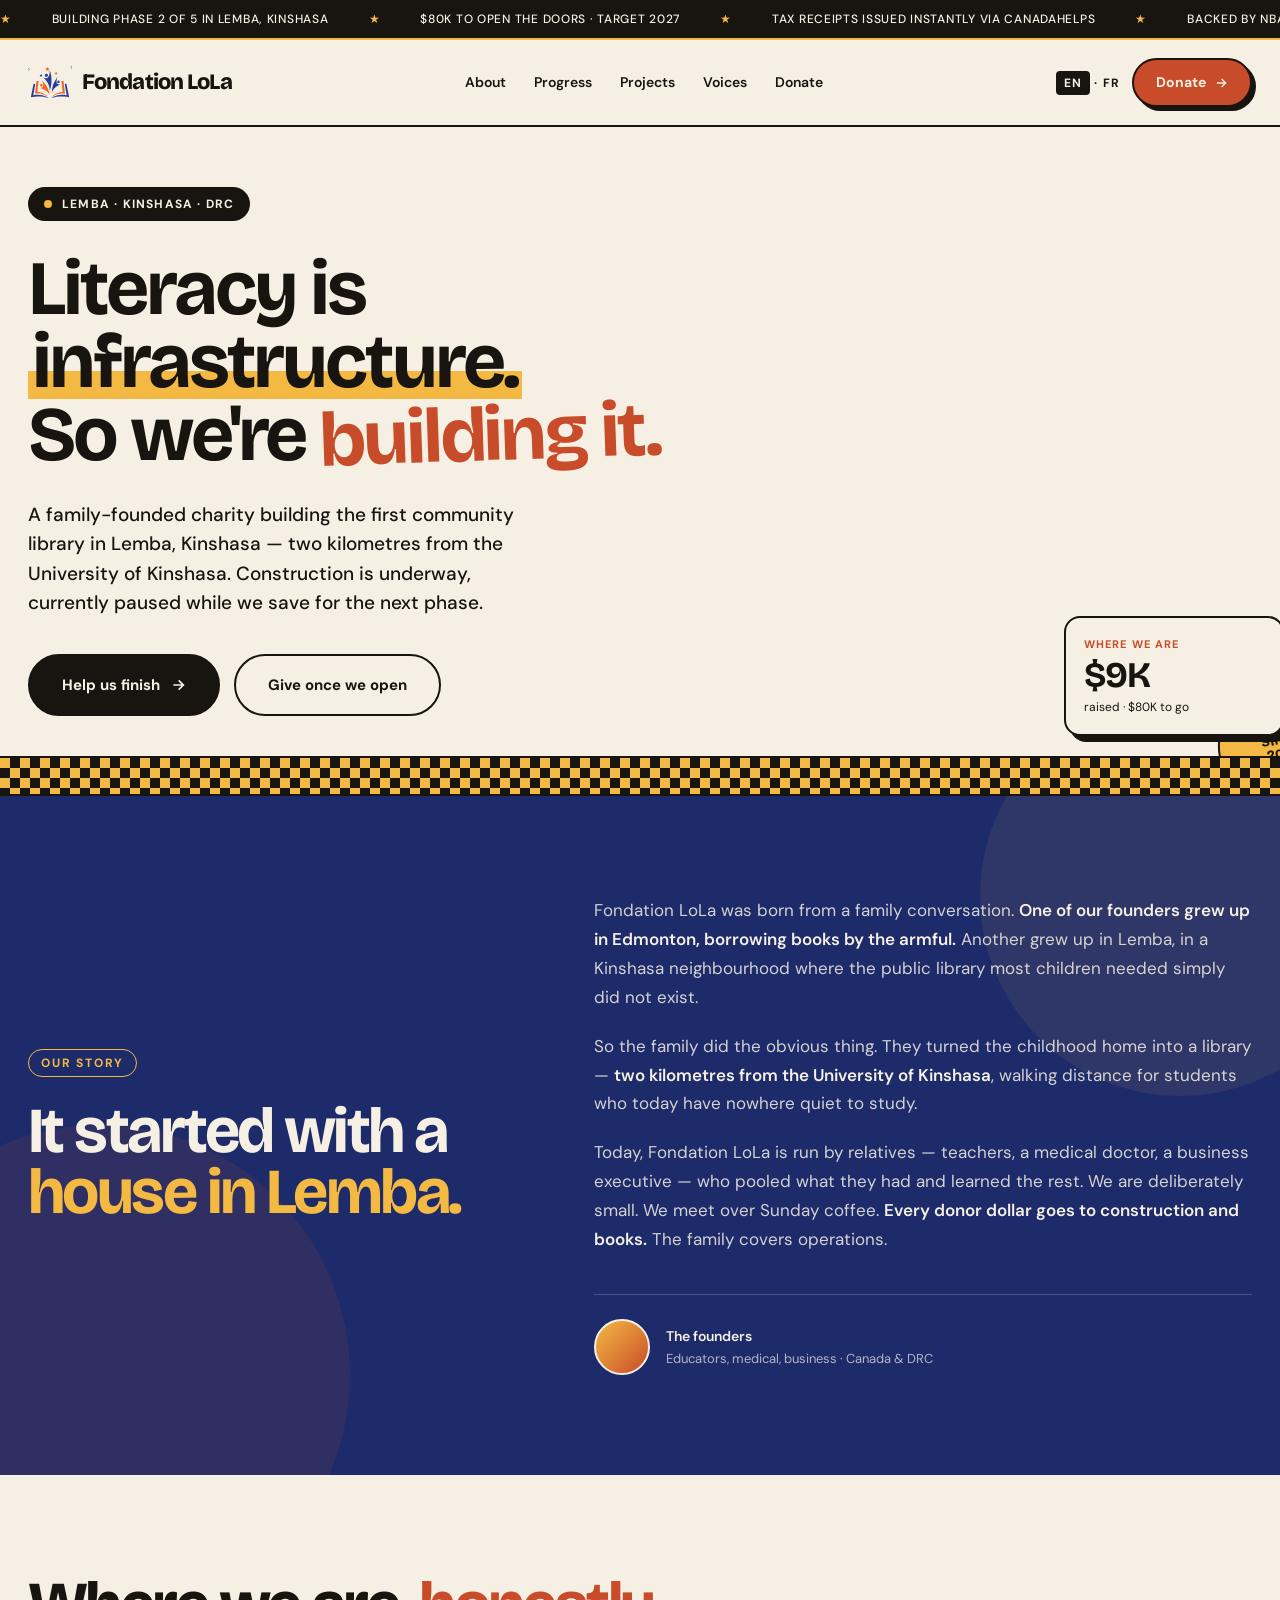
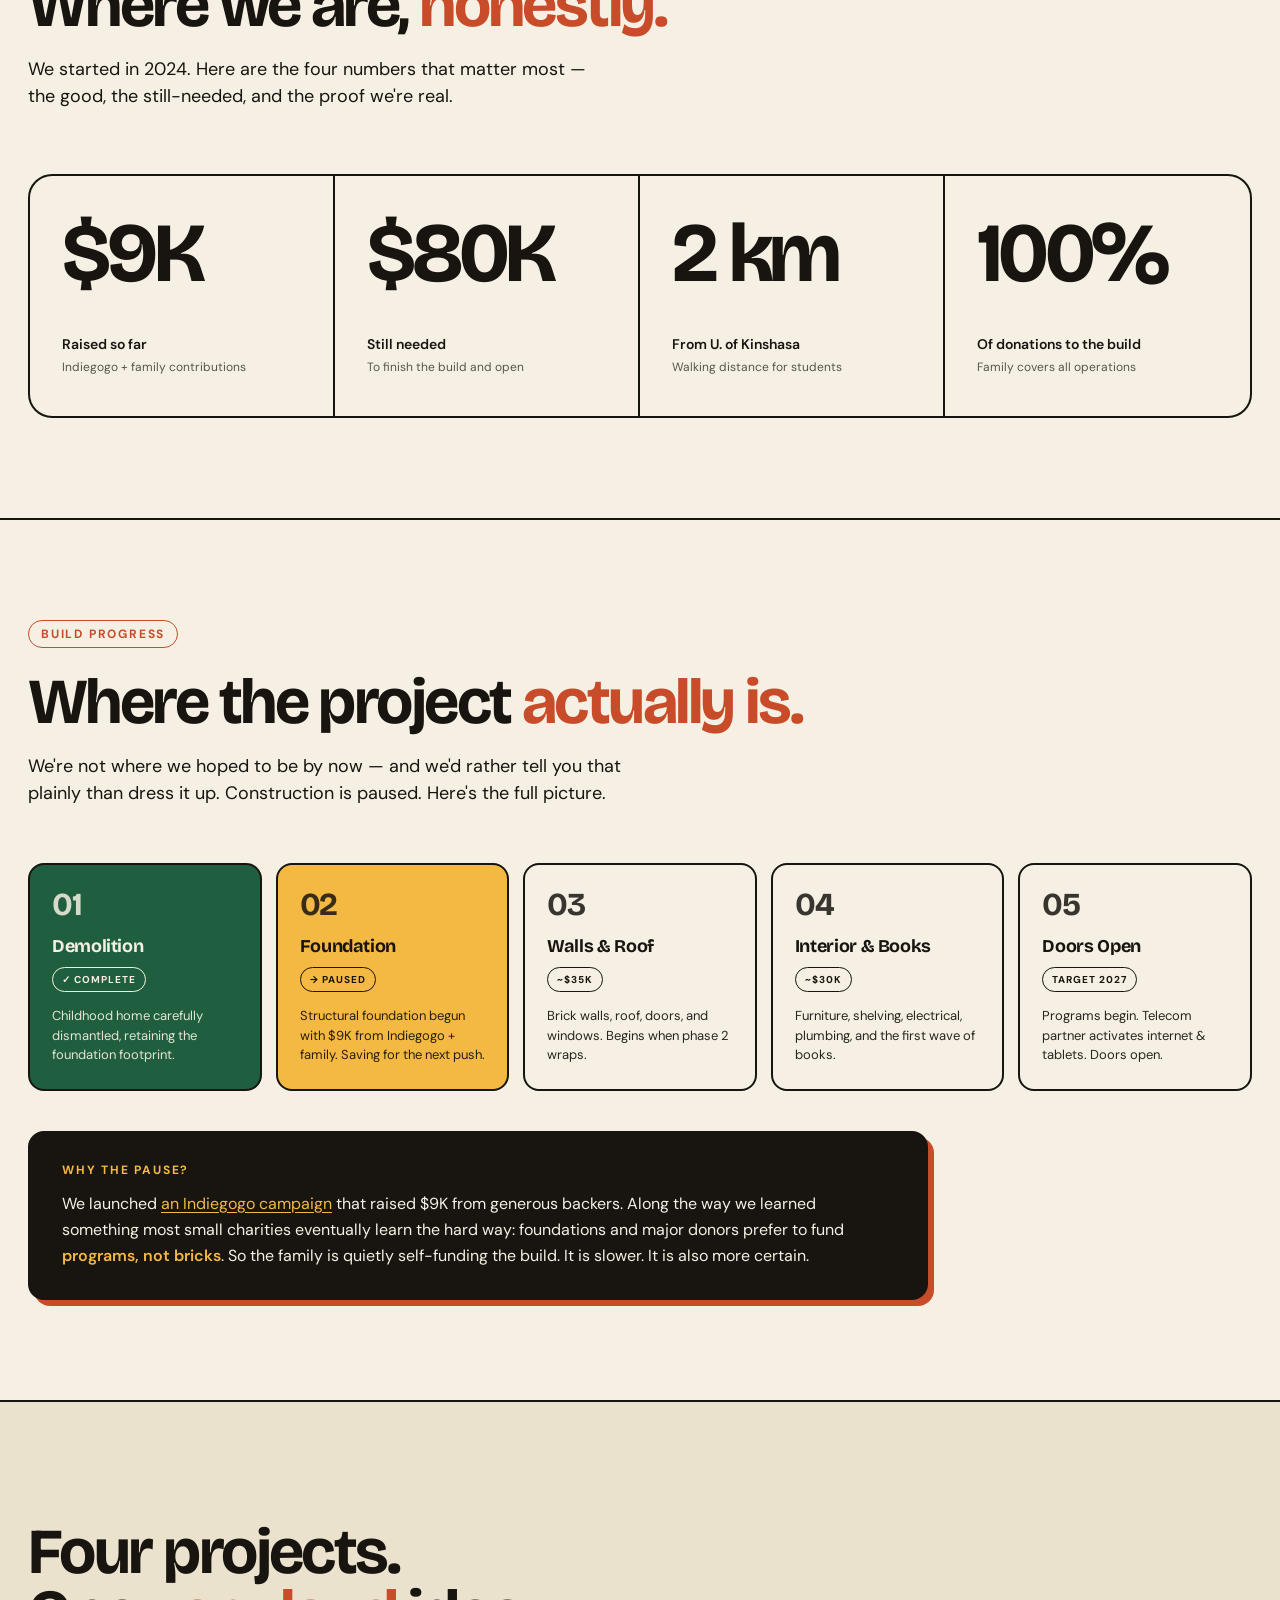
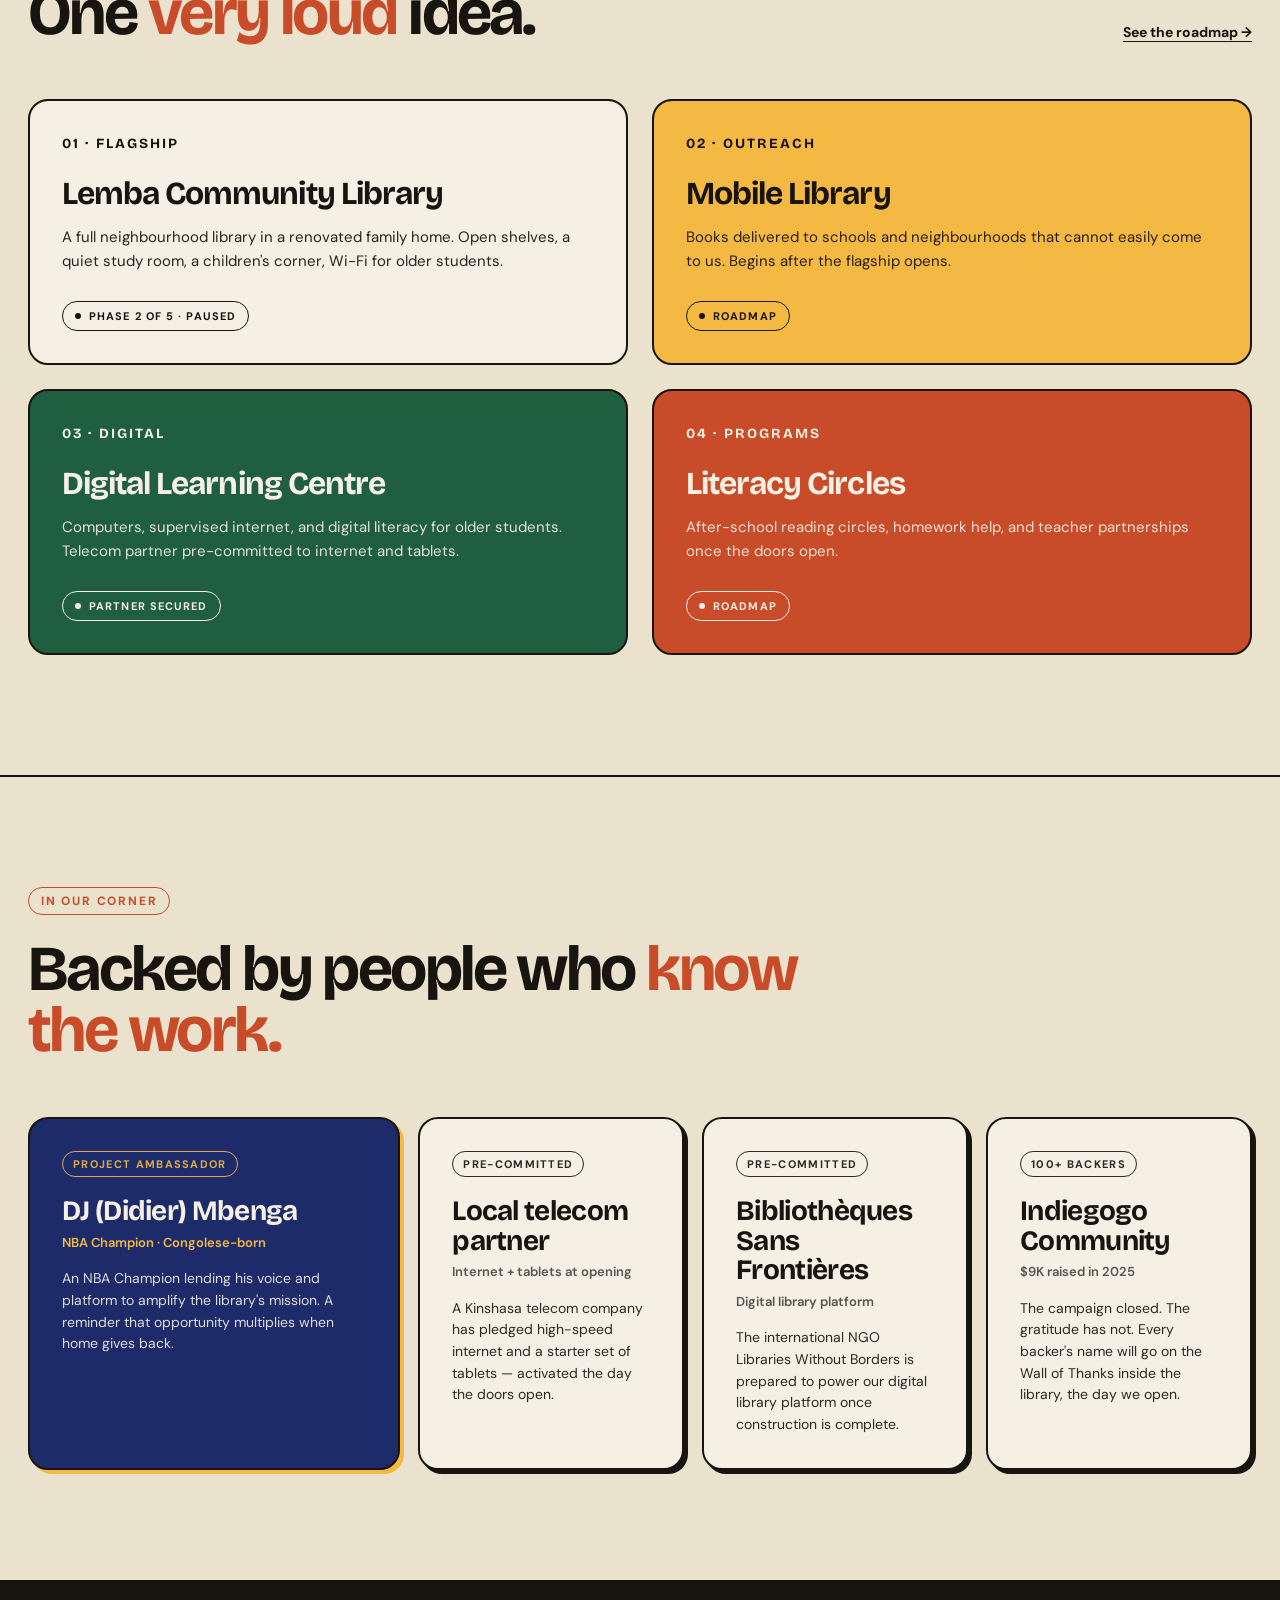
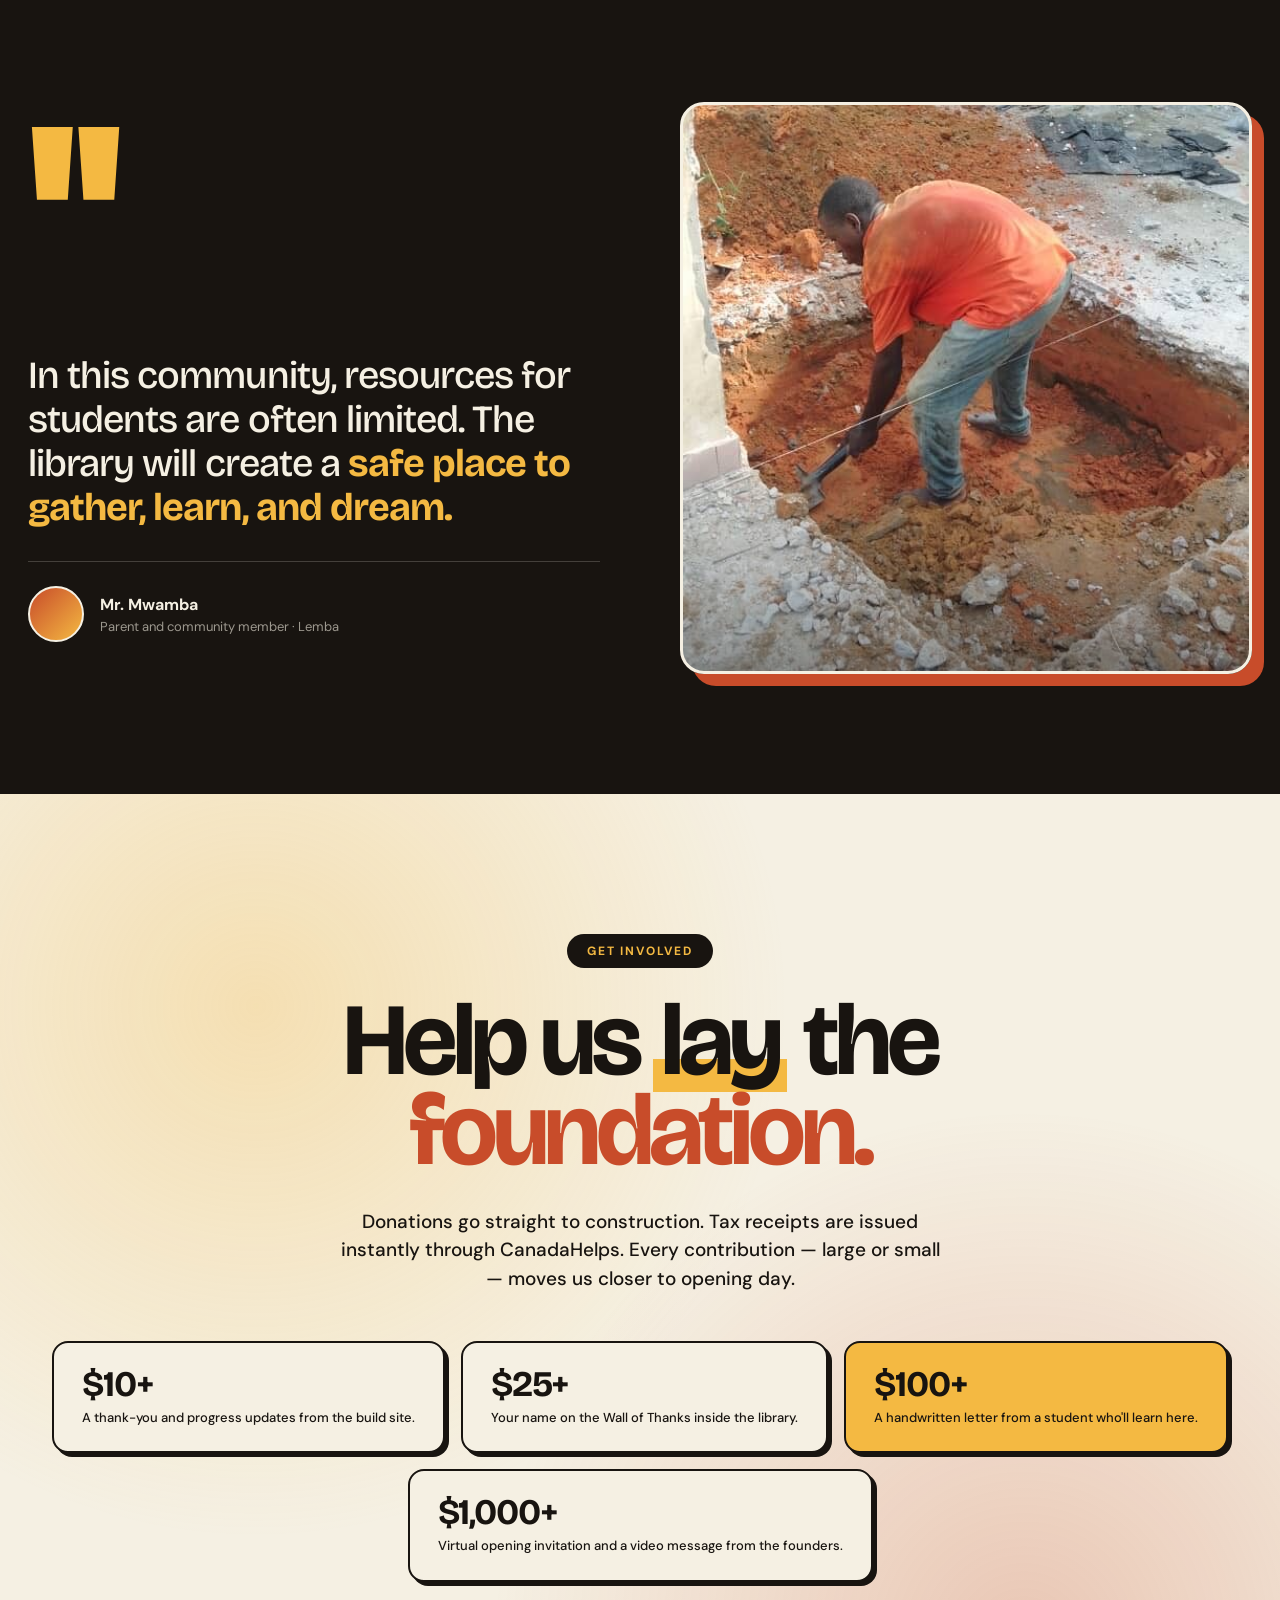
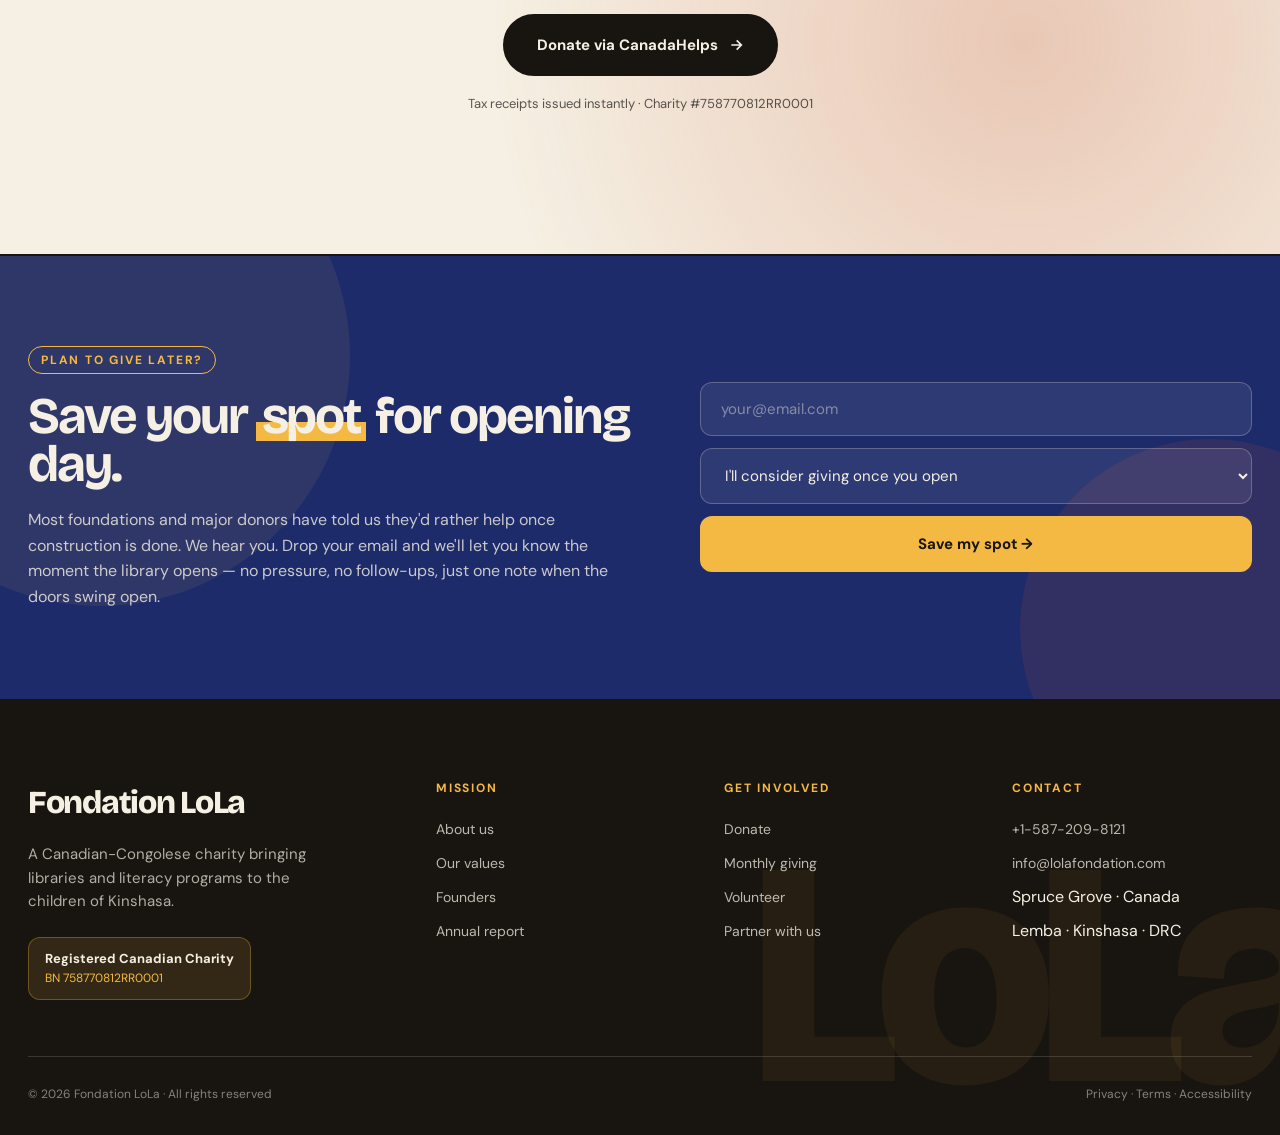
<file: index.html>
<!DOCTYPE html>
<html lang="en">
<head>
<meta charset="UTF-8">
<meta name="viewport" content="width=device-width, initial-scale=1.0">
<title>Fondation LoLa — Mockup 3: Bold & Cultural</title>
<link rel="preconnect" href="https://fonts.googleapis.com">
<link rel="preconnect" href="https://fonts.gstatic.com" crossorigin>
<link href="https://fonts.googleapis.com/css2?family=Bricolage+Grotesque:opsz,wght@10..48,300;10..48,400;10..48,500;10..48,600;10..48,700;10..48,800&family=DM+Sans:wght@400;500;600&display=swap" rel="stylesheet">
<style>
  :root {
    --cream: #f5f0e3;
    --cream-deep: #ebe2cd;
    --indigo: #1d2b6b;
    --indigo-deep: #0f1846;
    --sun: #f4b942;
    --sun-deep: #e09e1f;
    --clay: #c84c2a;
    --leaf: #1f5f3f;
    --ink: #181410;
  }
  * { margin: 0; padding: 0; box-sizing: border-box; }
  html { scroll-behavior: smooth; }
  body {
    font-family: 'DM Sans', sans-serif;
    background: var(--cream);
    color: var(--ink);
    -webkit-font-smoothing: antialiased;
    line-height: 1.5;
    overflow-x: hidden;
  }
  .display { font-family: 'Bricolage Grotesque', sans-serif; font-variation-settings: "opsz" 48; }
  .container { max-width: 1340px; margin: 0 auto; padding: 0 28px; position: relative; }

  /* TICKER BAR */
  .ticker {
    background: var(--ink);
    color: var(--cream);
    padding: 10px 0;
    font-size: 12px;
    overflow: hidden;
    border-bottom: 2px solid var(--sun);
  }
  .ticker-track {
    display: flex;
    gap: 40px;
    animation: scrollT 30s linear infinite;
    white-space: nowrap;
    font-weight: 500;
    letter-spacing: 0.06em;
    text-transform: uppercase;
  }
  .ticker-track span::before {
    content: '★';
    color: var(--sun);
    margin-right: 40px;
  }
  @keyframes scrollT {
    from { transform: translateX(0); }
    to { transform: translateX(-50%); }
  }

  /* NAV */
  nav {
    background: var(--cream);
    border-bottom: 2px solid var(--ink);
    padding: 18px 0;
    position: sticky;
    top: 0;
    z-index: 100;
  }
  .nav-row {
    display: flex;
    align-items: center;
    justify-content: space-between;
    gap: 24px;
  }
  .logo {
    display: flex;
    align-items: center;
    gap: 10px;
    font-family: 'Bricolage Grotesque', sans-serif;
    font-weight: 800;
    font-size: 22px;
    letter-spacing: -0.04em;
    color: var(--ink);
  }
  .logo-mark {
    width: 44px; height: 44px;
    display: flex;
    align-items: center;
    justify-content: center;
  }
  .logo-mark img, .logo-mark svg {
    width: 100%;
    height: 100%;
    object-fit: contain;
    display: block;
  }
  .footer-brand-logo {
    width: 200px;
    max-width: 100%;
    height: auto;
    margin-bottom: 16px;
    display: block;
  }
  .nav-links {
    display: flex;
    gap: 28px;
    list-style: none;
    font-size: 14px;
    font-weight: 600;
  }
  .nav-links a {
    color: var(--ink);
    text-decoration: none;
    padding: 6px 0;
    border-bottom: 2px solid transparent;
    transition: border-color 0.2s, color 0.2s;
  }
  .nav-links a:hover { border-color: var(--clay); color: var(--clay); }
  .nav-actions { display: flex; gap: 12px; align-items: center; }
  .lang-toggle {
    font-size: 12px;
    font-weight: 700;
    letter-spacing: 0.1em;
    color: var(--ink);
  }
  .lang-toggle .active { background: var(--ink); color: var(--cream); padding: 4px 8px; border-radius: 4px; }
  .lang-toggle a { color: inherit; text-decoration: none; transition: color 0.2s; }
  .lang-toggle a:hover { color: var(--clay); }
  .btn-donate {
    background: var(--clay);
    color: var(--cream);
    padding: 12px 22px;
    border-radius: 999px;
    text-decoration: none;
    font-weight: 700;
    font-size: 14px;
    border: 2px solid var(--ink);
    box-shadow: 4px 4px 0 var(--ink);
    transition: all 0.15s;
    display: inline-flex;
    align-items: center;
    gap: 8px;
  }
  .btn-donate:hover { transform: translate(-2px, -2px); box-shadow: 6px 6px 0 var(--ink); }
  .btn-donate:active { transform: translate(2px, 2px); box-shadow: 2px 2px 0 var(--ink); }

  /* HERO */
  .hero {
    padding: 60px 0 40px;
    position: relative;
    overflow: hidden;
  }
  .hero-grid {
    display: grid;
    grid-template-columns: 1.2fr 1fr;
    gap: 48px;
    align-items: end;
  }
  .hero-tag {
    display: inline-flex;
    align-items: center;
    gap: 10px;
    background: var(--ink);
    color: var(--cream);
    padding: 8px 16px;
    border-radius: 999px;
    font-size: 12px;
    font-weight: 700;
    letter-spacing: 0.1em;
    text-transform: uppercase;
    margin-bottom: 32px;
  }
  .hero-tag .dot { width: 8px; height: 8px; background: var(--sun); border-radius: 50%; }
  h1.headline {
    font-family: 'Bricolage Grotesque', sans-serif;
    font-variation-settings: "opsz" 40;
    font-size: clamp(40px, 6vw, 84px);
    line-height: 0.95;
    letter-spacing: -0.04em;
    font-weight: 700;
    color: var(--ink);
    margin-bottom: 28px;
  }
  h1.headline .accent { color: var(--clay); display: inline-block; transform: rotate(-2deg); }
  h1.headline .underline {
    background: linear-gradient(180deg, transparent 60%, var(--sun) 60%, var(--sun) 90%, transparent 90%);
    padding: 0 4px;
  }
  .hero-lead {
    font-size: 19px;
    color: var(--ink);
    line-height: 1.55;
    max-width: 520px;
    margin-bottom: 36px;
    font-weight: 500;
  }
  .hero-cta { display: flex; gap: 14px; flex-wrap: wrap; }
  .btn-big {
    background: var(--ink);
    color: var(--cream);
    padding: 18px 32px;
    border-radius: 999px;
    text-decoration: none;
    font-weight: 700;
    font-size: 15px;
    border: 2px solid var(--ink);
    transition: all 0.15s;
    display: inline-flex;
    align-items: center;
    gap: 10px;
  }
  .btn-big:hover { background: var(--clay); border-color: var(--clay); }
  .btn-outline {
    background: transparent;
    color: var(--ink);
    padding: 18px 32px;
    border-radius: 999px;
    text-decoration: none;
    font-weight: 700;
    font-size: 15px;
    border: 2px solid var(--ink);
    transition: all 0.15s;
    display: inline-flex;
    align-items: center;
    gap: 10px;
  }
  .btn-outline:hover { background: var(--sun); }

  /* HERO VISUAL */
  .hero-visual {
    position: relative;
    aspect-ratio: 4/5;
    max-width: 460px;
    margin-left: auto;
  }
  .hero-photo {
    width: 100%;
    height: 100%;
    border: 3px solid var(--ink);
    border-radius: 20px;
    background:
      linear-gradient(160deg, rgba(244, 185, 66, 0.28) 0%, rgba(29, 43, 107, 0.6) 100%),
      url('images/family-compound-mango-tree.jpg') center/cover;
    box-shadow: 12px 12px 0 var(--ink);
    position: relative;
    overflow: hidden;
  }
  .hero-badge {
    position: absolute;
    top: -28px;
    left: -28px;
    background: var(--sun);
    border: 2px solid var(--ink);
    border-radius: 50%;
    width: 130px;
    height: 130px;
    display: flex;
    align-items: center;
    justify-content: center;
    text-align: center;
    font-family: 'Bricolage Grotesque', sans-serif;
    font-weight: 800;
    font-size: 13px;
    line-height: 1.1;
    letter-spacing: 0.04em;
    text-transform: uppercase;
    transform: rotate(-12deg);
    color: var(--ink);
    box-shadow: 4px 4px 0 var(--ink);
    z-index: 2;
    padding: 12px;
  }
  .hero-floating-card {
    position: absolute;
    bottom: -20px;
    right: -32px;
    background: var(--cream);
    border: 2px solid var(--ink);
    border-radius: 16px;
    padding: 18px;
    width: 220px;
    box-shadow: 6px 6px 0 var(--ink);
    z-index: 2;
  }
  .hero-floating-card .label {
    font-size: 11px;
    text-transform: uppercase;
    letter-spacing: 0.1em;
    color: var(--clay);
    font-weight: 700;
    margin-bottom: 6px;
  }
  .hero-floating-card .num {
    font-family: 'Bricolage Grotesque', sans-serif;
    font-size: 36px;
    font-weight: 700;
    color: var(--ink);
    line-height: 1;
    letter-spacing: -0.03em;
    margin-bottom: 4px;
  }
  .hero-floating-card .desc {
    font-size: 12px;
    color: var(--ink);
  }

  /* PATTERN STRIP */
  .pattern-strip {
    height: 40px;
    background-image:
      linear-gradient(45deg, var(--ink) 25%, transparent 25%),
      linear-gradient(-45deg, var(--ink) 25%, transparent 25%),
      linear-gradient(45deg, transparent 75%, var(--ink) 75%),
      linear-gradient(-45deg, transparent 75%, var(--ink) 75%);
    background-size: 20px 20px;
    background-position: 0 0, 0 10px, 10px -10px, -10px 0px;
    background-color: var(--sun);
    border-top: 2px solid var(--ink);
    border-bottom: 2px solid var(--ink);
  }

  /* MISSION SECTION */
  .mission {
    padding: 100px 0;
    background: var(--indigo);
    color: var(--cream);
    position: relative;
    overflow: hidden;
  }
  .mission::before {
    content: '';
    position: absolute;
    top: -100px;
    right: -100px;
    width: 400px;
    height: 400px;
    background: var(--sun);
    border-radius: 50%;
    opacity: 0.08;
    pointer-events: none;
  }
  .mission::after {
    content: '';
    position: absolute;
    bottom: -150px;
    left: -150px;
    width: 500px;
    height: 500px;
    background: var(--clay);
    border-radius: 50%;
    opacity: 0.1;
    pointer-events: none;
  }
  .mission-grid {
    display: grid;
    grid-template-columns: 0.85fr 1.15fr;
    gap: 80px;
    align-items: center;
    position: relative;
    z-index: 2;
  }
  .section-eyebrow {
    display: inline-block;
    font-size: 12px;
    font-weight: 700;
    letter-spacing: 0.15em;
    text-transform: uppercase;
    color: var(--sun);
    margin-bottom: 24px;
    padding: 4px 12px;
    border: 1px solid var(--sun);
    border-radius: 999px;
  }
  .mission h2 {
    font-family: 'Bricolage Grotesque', sans-serif;
    font-size: clamp(40px, 5vw, 72px);
    line-height: 0.95;
    letter-spacing: -0.04em;
    font-weight: 700;
  }
  .mission h2 .yellow { color: var(--sun); }
  .mission-body p {
    font-size: 17px;
    line-height: 1.7;
    color: rgba(245, 240, 227, 0.85);
    margin-bottom: 20px;
  }
  .mission-body strong { color: var(--cream); font-weight: 600; }
  .signature {
    margin-top: 40px;
    padding-top: 24px;
    border-top: 1px solid rgba(245, 240, 227, 0.2);
    display: flex;
    align-items: center;
    gap: 16px;
  }
  .signature-mark {
    width: 56px; height: 56px;
    border-radius: 50%;
    background: linear-gradient(135deg, var(--sun), var(--clay));
    border: 2px solid var(--cream);
  }
  .signature-text { font-size: 13px; color: rgba(245, 240, 227, 0.7); }
  .signature-text strong { display: block; color: var(--cream); font-size: 14px; margin-bottom: 2px; }

  /* IMPACT NUMBERS */
  .impact {
    padding: 100px 0;
    background: var(--cream);
    border-bottom: 2px solid var(--ink);
  }
  .impact-header {
    margin-bottom: 64px;
    max-width: 800px;
  }
  .impact h2 {
    font-family: 'Bricolage Grotesque', sans-serif;
    font-size: clamp(40px, 5vw, 72px);
    line-height: 0.95;
    letter-spacing: -0.04em;
    font-weight: 700;
    color: var(--ink);
    margin-bottom: 20px;
  }
  .impact h2 .clay { color: var(--clay); }
  .impact-lead { font-size: 18px; color: var(--ink); max-width: 560px; }
  .impact-grid {
    display: grid;
    grid-template-columns: repeat(4, 1fr);
    gap: 0;
    border: 2px solid var(--ink);
    border-radius: 24px;
    overflow: hidden;
    background: var(--ink);
  }
  .stat-cell {
    background: var(--cream);
    padding: 40px 32px;
    border-right: 2px solid var(--ink);
    display: flex;
    flex-direction: column;
    justify-content: space-between;
    min-height: 240px;
    transition: background 0.25s;
    cursor: default;
  }
  .stat-cell:last-child { border-right: none; }
  .stat-cell:hover { background: var(--sun); }
  .stat-cell:nth-child(2):hover { background: var(--clay); color: var(--cream); }
  .stat-cell:nth-child(3):hover { background: var(--leaf); color: var(--cream); }
  .stat-cell:nth-child(4):hover { background: var(--indigo); color: var(--cream); }
  .stat-num {
    font-family: 'Bricolage Grotesque', sans-serif;
    font-size: 84px;
    font-weight: 700;
    line-height: 0.9;
    letter-spacing: -0.05em;
    color: var(--ink);
    transition: color 0.25s;
  }
  .stat-cell:hover .stat-num { color: inherit; }
  .stat-label {
    font-size: 14px;
    font-weight: 600;
    line-height: 1.4;
    margin-top: 16px;
  }
  .stat-label small { display: block; font-weight: 400; opacity: 0.7; margin-top: 4px; font-size: 12px; }

  /* PROJECTS */
  .projects {
    padding: 120px 0;
    background: var(--cream-deep);
    border-bottom: 2px solid var(--ink);
    position: relative;
  }
  .projects-header {
    display: flex;
    justify-content: space-between;
    align-items: end;
    margin-bottom: 56px;
    flex-wrap: wrap;
    gap: 24px;
  }
  .projects h2 {
    font-family: 'Bricolage Grotesque', sans-serif;
    font-size: clamp(40px, 5vw, 72px);
    line-height: 0.95;
    letter-spacing: -0.04em;
    font-weight: 700;
    color: var(--ink);
    max-width: 800px;
  }
  .projects h2 .clay { color: var(--clay); }
  .project-grid {
    display: grid;
    grid-template-columns: repeat(2, 1fr);
    gap: 24px;
  }
  .project {
    background: var(--cream);
    border: 2px solid var(--ink);
    border-radius: 20px;
    padding: 32px;
    position: relative;
    transition: all 0.2s;
    overflow: hidden;
  }
  .project:hover {
    transform: translate(-3px, -3px);
    box-shadow: 8px 8px 0 var(--ink);
  }
  .project:nth-child(1) { background: var(--cream); }
  .project:nth-child(2) { background: var(--sun); }
  .project:nth-child(3) { background: var(--leaf); color: var(--cream); }
  .project:nth-child(3) .project-status { color: var(--cream); border-color: var(--cream); }
  .project:nth-child(4) { background: var(--clay); color: var(--cream); }
  .project:nth-child(4) .project-status { color: var(--cream); border-color: var(--cream); }
  .project-num {
    font-family: 'Bricolage Grotesque', sans-serif;
    font-size: 14px;
    font-weight: 700;
    letter-spacing: 0.15em;
    margin-bottom: 24px;
    text-transform: uppercase;
  }
  .project-title {
    font-family: 'Bricolage Grotesque', sans-serif;
    font-size: 32px;
    font-weight: 700;
    line-height: 1;
    letter-spacing: -0.03em;
    margin-bottom: 16px;
  }
  .project-desc {
    font-size: 15px;
    line-height: 1.55;
    margin-bottom: 28px;
    opacity: 0.92;
  }
  .project-status {
    display: inline-flex;
    align-items: center;
    gap: 8px;
    font-size: 11px;
    font-weight: 700;
    letter-spacing: 0.1em;
    text-transform: uppercase;
    color: var(--ink);
    border: 1.5px solid var(--ink);
    padding: 6px 12px;
    border-radius: 999px;
  }
  .project-status .dot {
    width: 6px; height: 6px;
    border-radius: 50%;
    background: currentColor;
  }

  /* QUOTE */
  .quote-section {
    padding: 120px 0;
    background: var(--ink);
    color: var(--cream);
    position: relative;
    overflow: hidden;
  }
  .quote-grid {
    display: grid;
    grid-template-columns: 1fr 1fr;
    gap: 80px;
    align-items: center;
  }
  .quote-mark-big {
    font-family: 'Bricolage Grotesque', sans-serif;
    font-size: 280px;
    line-height: 0.7;
    color: var(--sun);
    font-weight: 800;
    margin-bottom: 24px;
  }
  .quote-text {
    font-family: 'Bricolage Grotesque', sans-serif;
    font-size: clamp(28px, 3vw, 44px);
    line-height: 1.15;
    letter-spacing: -0.025em;
    font-weight: 500;
    margin-bottom: 32px;
  }
  .quote-text em { color: var(--sun); font-style: normal; font-weight: 700; }
  .quote-author {
    display: flex;
    align-items: center;
    gap: 16px;
    padding-top: 24px;
    border-top: 1px solid rgba(245, 240, 227, 0.2);
  }
  .quote-author .avatar {
    width: 56px; height: 56px;
    border-radius: 50%;
    background: linear-gradient(135deg, var(--clay), var(--sun));
    border: 2px solid var(--cream);
  }
  .quote-author .name { font-weight: 700; font-size: 16px; color: var(--cream); }
  .quote-author .role { font-size: 13px; color: rgba(245, 240, 227, 0.6); }
  .quote-photo {
    aspect-ratio: 1;
    border: 3px solid var(--cream);
    border-radius: 24px;
    background:
      linear-gradient(180deg, transparent 60%, rgba(0,0,0,0.4) 100%),
      url('images/foundation-digging.jpg') center/cover;
    position: relative;
    box-shadow: 12px 12px 0 var(--clay);
  }

  /* JOIN / CTA */
  .join {
    padding: 140px 0;
    background:
      radial-gradient(circle at 20% 20%, rgba(244, 185, 66, 0.3), transparent 40%),
      radial-gradient(circle at 80% 80%, rgba(200, 76, 42, 0.25), transparent 40%),
      var(--cream);
    text-align: center;
    border-bottom: 2px solid var(--ink);
  }
  .join-eyebrow {
    display: inline-block;
    background: var(--ink);
    color: var(--sun);
    padding: 8px 20px;
    border-radius: 999px;
    font-size: 12px;
    font-weight: 700;
    letter-spacing: 0.15em;
    text-transform: uppercase;
    margin-bottom: 28px;
  }
  .join h2 {
    font-family: 'Bricolage Grotesque', sans-serif;
    font-size: clamp(56px, 8vw, 124px);
    line-height: 0.88;
    letter-spacing: -0.05em;
    font-weight: 700;
    color: var(--ink);
    margin-bottom: 32px;
    max-width: 1100px;
    margin-left: auto;
    margin-right: auto;
  }
  .join h2 .clay { color: var(--clay); }
  .join h2 .underline {
    background: linear-gradient(180deg, transparent 65%, var(--sun) 65%, var(--sun) 92%, transparent 92%);
    padding: 0 8px;
  }
  .join-lead {
    font-size: 19px;
    color: var(--ink);
    max-width: 600px;
    margin: 0 auto 48px;
    font-weight: 500;
  }
  .donate-tiers {
    display: flex;
    gap: 16px;
    justify-content: center;
    flex-wrap: wrap;
    margin-bottom: 32px;
  }
  .tier {
    background: var(--cream);
    border: 2px solid var(--ink);
    padding: 24px 28px;
    border-radius: 16px;
    text-align: left;
    min-width: 200px;
    cursor: pointer;
    transition: all 0.15s;
    box-shadow: 4px 4px 0 var(--ink);
  }
  .tier:hover {
    transform: translate(-2px, -2px);
    box-shadow: 6px 6px 0 var(--ink);
  }
  .tier.featured { background: var(--sun); }
  .tier .amount {
    font-family: 'Bricolage Grotesque', sans-serif;
    font-size: 36px;
    font-weight: 700;
    color: var(--ink);
    letter-spacing: -0.03em;
    line-height: 1;
    margin-bottom: 6px;
  }
  .tier .impact-text { font-size: 13px; color: var(--ink); line-height: 1.4; font-weight: 500; }

  /* FOOTER */
  footer {
    background: var(--ink);
    color: var(--cream);
    padding: 80px 0 32px;
    position: relative;
    overflow: hidden;
  }
  footer::before {
    content: 'LoLa';
    position: absolute;
    bottom: -80px;
    right: -40px;
    font-family: 'Bricolage Grotesque', sans-serif;
    font-size: 320px;
    font-weight: 800;
    color: rgba(244, 185, 66, 0.06);
    letter-spacing: -0.06em;
    pointer-events: none;
  }
  .footer-grid {
    display: grid;
    grid-template-columns: 1.5fr 1fr 1fr 1fr;
    gap: 48px;
    margin-bottom: 56px;
    position: relative;
    z-index: 2;
  }
  footer h4 {
    font-size: 12px;
    letter-spacing: 0.15em;
    text-transform: uppercase;
    color: var(--sun);
    margin-bottom: 20px;
    font-weight: 700;
  }
  footer ul { list-style: none; }
  footer li { margin-bottom: 10px; }
  footer a {
    color: rgba(245, 240, 227, 0.75);
    text-decoration: none;
    font-size: 14px;
    transition: color 0.2s;
  }
  footer a:hover { color: var(--sun); }
  .footer-brand {
    font-family: 'Bricolage Grotesque', sans-serif;
    font-size: 32px;
    font-weight: 800;
    letter-spacing: -0.04em;
    color: var(--cream);
    margin-bottom: 16px;
  }
  .footer-tagline { font-size: 15px; color: rgba(245, 240, 227, 0.7); max-width: 320px; line-height: 1.55; margin-bottom: 24px; }
  .charity-no {
    background: rgba(244, 185, 66, 0.12);
    border: 1px solid rgba(244, 185, 66, 0.3);
    padding: 12px 16px;
    border-radius: 12px;
    display: inline-block;
    font-size: 12px;
    color: var(--sun);
    line-height: 1.4;
  }
  .charity-no strong { color: var(--cream); display: block; margin-bottom: 2px; font-size: 13px; }
  .footer-bottom {
    border-top: 1px solid rgba(245, 240, 227, 0.15);
    padding-top: 28px;
    display: flex;
    justify-content: space-between;
    font-size: 12px;
    color: rgba(245, 240, 227, 0.5);
    flex-wrap: wrap;
    gap: 16px;
    position: relative;
    z-index: 2;
  }

  /* BUILD PROGRESS */
  .build {
    padding: 100px 0;
    background: var(--cream);
    border-bottom: 2px solid var(--ink);
  }
  .build-header {
    margin-bottom: 56px;
    max-width: 800px;
  }
  .build h2 {
    font-family: 'Bricolage Grotesque', sans-serif;
    font-size: clamp(40px, 5vw, 72px);
    line-height: 0.95;
    letter-spacing: -0.04em;
    font-weight: 700;
    color: var(--ink);
    margin-bottom: 20px;
  }
  .build h2 .clay { color: var(--clay); }
  .build-lead { font-size: 18px; color: var(--ink); max-width: 640px; }

  .phase-grid {
    display: grid;
    grid-template-columns: repeat(5, 1fr);
    gap: 14px;
    margin-bottom: 40px;
  }
  .phase {
    background: var(--cream);
    border: 2px solid var(--ink);
    border-radius: 16px;
    padding: 24px 22px;
    transition: all 0.2s;
    position: relative;
  }
  .phase.done { background: var(--leaf); color: var(--cream); }
  .phase.active { background: var(--sun); }
  .phase.pending { background: var(--cream); }
  .phase:hover { transform: translate(-2px, -2px); box-shadow: 6px 6px 0 var(--ink); }
  .phase-num {
    font-family: 'Bricolage Grotesque', sans-serif;
    font-size: 32px;
    font-weight: 700;
    letter-spacing: -0.04em;
    line-height: 1;
    margin-bottom: 16px;
    opacity: 0.85;
  }
  .phase-title {
    font-family: 'Bricolage Grotesque', sans-serif;
    font-size: 18px;
    font-weight: 700;
    letter-spacing: -0.02em;
    margin-bottom: 10px;
    line-height: 1.1;
  }
  .phase-status-tag {
    display: inline-block;
    font-size: 10px;
    font-weight: 700;
    letter-spacing: 0.1em;
    text-transform: uppercase;
    padding: 4px 9px;
    border: 1.5px solid currentColor;
    border-radius: 999px;
    margin-bottom: 14px;
  }
  .phase p { font-size: 13px; line-height: 1.5; opacity: 0.92; }

  .honest-note {
    background: var(--ink);
    color: var(--cream);
    padding: 28px 32px;
    border-radius: 16px;
    font-size: 16px;
    line-height: 1.65;
    border: 2px solid var(--ink);
    box-shadow: 6px 6px 0 var(--clay);
    max-width: 900px;
  }
  .honest-note strong {
    color: var(--sun);
    display: block;
    margin-bottom: 10px;
    font-size: 12px;
    letter-spacing: 0.15em;
    text-transform: uppercase;
    font-weight: 700;
  }
  .honest-note em { color: var(--sun); font-style: normal; font-weight: 600; }
  .honest-note a { color: var(--sun); text-decoration: underline; text-underline-offset: 3px; }

  /* PARTNERS */
  .partners {
    padding: 110px 0;
    background: var(--cream-deep);
    border-bottom: 2px solid var(--ink);
  }
  .partners-header { margin-bottom: 56px; max-width: 800px; }
  .partners h2 {
    font-family: 'Bricolage Grotesque', sans-serif;
    font-size: clamp(40px, 5vw, 72px);
    line-height: 0.95;
    letter-spacing: -0.04em;
    font-weight: 700;
    color: var(--ink);
  }
  .partners h2 .clay { color: var(--clay); }
  .partner-grid {
    display: grid;
    grid-template-columns: 1.4fr 1fr 1fr 1fr;
    gap: 18px;
  }
  .partner-card {
    background: var(--cream);
    border: 2px solid var(--ink);
    border-radius: 20px;
    padding: 32px;
    box-shadow: 4px 4px 0 var(--ink);
    transition: all 0.15s;
  }
  .partner-card:hover { transform: translate(-2px, -2px); box-shadow: 6px 6px 0 var(--ink); }
  .partner-card.big { background: var(--indigo); color: var(--cream); box-shadow: 4px 4px 0 var(--sun); }
  .partner-card.big:hover { box-shadow: 6px 6px 0 var(--sun); }
  .partner-tag {
    display: inline-block;
    font-size: 11px;
    font-weight: 700;
    letter-spacing: 0.12em;
    text-transform: uppercase;
    padding: 4px 10px;
    border: 1.5px solid currentColor;
    border-radius: 999px;
    margin-bottom: 20px;
    opacity: 0.9;
  }
  .partner-card.big .partner-tag { color: var(--sun); border-color: var(--sun); }
  .partner-card h3 {
    font-family: 'Bricolage Grotesque', sans-serif;
    font-size: 28px;
    font-weight: 700;
    letter-spacing: -0.025em;
    line-height: 1.05;
    margin-bottom: 6px;
  }
  .partner-role {
    font-size: 13px;
    font-weight: 600;
    opacity: 0.7;
    margin-bottom: 16px;
  }
  .partner-card.big .partner-role { color: var(--sun); opacity: 1; }
  .partner-card > p:last-child { font-size: 14px; line-height: 1.55; opacity: 0.9; }

  /* PLEDGE */
  .pledge {
    background: var(--indigo);
    color: var(--cream);
    padding: 90px 0;
    position: relative;
    overflow: hidden;
  }
  .pledge::before {
    content: '';
    position: absolute;
    top: -150px;
    left: -150px;
    width: 500px;
    height: 500px;
    background: var(--sun);
    border-radius: 50%;
    opacity: 0.08;
    pointer-events: none;
  }
  .pledge::after {
    content: '';
    position: absolute;
    bottom: -120px;
    right: -120px;
    width: 380px;
    height: 380px;
    background: var(--clay);
    border-radius: 50%;
    opacity: 0.12;
    pointer-events: none;
  }
  .pledge-card {
    display: grid;
    grid-template-columns: 1.1fr 1fr;
    gap: 64px;
    align-items: center;
    position: relative;
    z-index: 2;
  }
  .pledge-eyebrow {
    display: inline-block;
    font-size: 12px;
    font-weight: 700;
    letter-spacing: 0.15em;
    text-transform: uppercase;
    color: var(--sun);
    margin-bottom: 18px;
    border: 1px solid var(--sun);
    padding: 4px 12px;
    border-radius: 999px;
  }
  .pledge h2 {
    font-family: 'Bricolage Grotesque', sans-serif;
    font-size: clamp(32px, 4vw, 56px);
    line-height: 0.95;
    letter-spacing: -0.04em;
    font-weight: 700;
    margin-bottom: 18px;
  }
  .pledge h2 .yellow {
    background: linear-gradient(180deg, transparent 60%, var(--sun) 60%, var(--sun) 90%, transparent 90%);
    color: var(--cream);
    padding: 0 6px;
  }
  .pledge p { color: rgba(245, 240, 227, 0.8); font-size: 16px; line-height: 1.6; }
  .pledge-form {
    display: flex;
    flex-direction: column;
    gap: 12px;
  }
  .pledge-form input,
  .pledge-form select {
    background: rgba(245, 240, 227, 0.08);
    border: 1.5px solid rgba(245, 240, 227, 0.25);
    padding: 16px 20px;
    color: var(--cream);
    font-family: inherit;
    font-size: 15px;
    outline: none;
    border-radius: 12px;
    transition: border-color 0.2s;
  }
  .pledge-form input:focus,
  .pledge-form select:focus { border-color: var(--sun); }
  .pledge-form input::placeholder { color: rgba(245, 240, 227, 0.45); }
  .pledge-form select { cursor: pointer; }
  .pledge-form select option { background: var(--indigo); color: var(--cream); }
  .pledge-form button {
    background: var(--sun);
    color: var(--ink);
    border: 2px solid var(--sun);
    padding: 16px;
    border-radius: 12px;
    font-weight: 700;
    font-size: 15px;
    cursor: pointer;
    font-family: inherit;
    transition: all 0.15s;
  }
  .pledge-form button:hover { background: var(--cream); border-color: var(--cream); }

  @media (max-width: 1000px) {
    .hero-grid, .mission-grid, .quote-grid { grid-template-columns: 1fr; gap: 56px; }
    .impact-grid { grid-template-columns: repeat(2, 1fr); }
    .phase-grid { grid-template-columns: 1fr; }
    .partner-grid { grid-template-columns: 1fr; }
    .pledge-card { grid-template-columns: 1fr; gap: 40px; }
    .stat-cell { border-right: none; border-bottom: 2px solid var(--ink); }
    .stat-cell:nth-child(2n) { border-right: none; }
    .stat-cell:nth-last-child(-n+2) { border-bottom: none; }
    .stat-cell:nth-last-child(-n+2):not(:last-child) { border-bottom: 2px solid var(--ink); }
    .project-grid { grid-template-columns: 1fr; }
    .footer-grid { grid-template-columns: 1fr 1fr; }
    .nav-links { display: none; }
    .stat-num { font-size: 60px; }
    .hero-floating-card { display: none; }
    .hero-badge { width: 100px; height: 100px; font-size: 11px; }
  }
</style>
</head>
<body>

<div class="ticker">
  <div class="ticker-track">
    <span>Building Phase 2 of 5 in Lemba, Kinshasa</span>
    <span>$80K to open the doors · Target 2027</span>
    <span>Tax receipts issued instantly via CanadaHelps</span>
    <span>Backed by NBA Champion DJ Mbenga</span>
    <span>Building Phase 2 of 5 in Lemba, Kinshasa</span>
    <span>$80K to open the doors · Target 2027</span>
    <span>Tax receipts issued instantly via CanadaHelps</span>
    <span>Backed by NBA Champion DJ Mbenga</span>
  </div>
</div>

<nav>
  <div class="container nav-row">
    <div class="logo">
      <div class="logo-mark"><img src="images/lola-icon.svg" alt="Fondation LoLa logo"></div>
      Fondation LoLa
    </div>
    <ul class="nav-links">
      <li><a href="#about">About</a></li>
      <li><a href="#progress">Progress</a></li>
      <li><a href="#projects">Projects</a></li>
      <li><a href="#voices">Voices</a></li>
      <li><a href="#join">Donate</a></li>
    </ul>
    <div class="nav-actions">
      <div class="lang-toggle"><span class="active">EN</span> · <a href="fr/index.html">FR</a></div>
      <a href="https://www.canadahelps.org/en/charities/fondation-lola/" target="_blank" rel="noopener" class="btn-donate">
        Donate
        <svg width="14" height="14" viewBox="0 0 24 24" fill="none" stroke="currentColor" stroke-width="2.5"><path d="M5 12h14M13 5l7 7-7 7"/></svg>
      </a>
    </div>
  </div>
</nav>

<section class="hero">
  <div class="container">
    <div class="hero-grid">
      <div>
        <div class="hero-tag"><span class="dot"></span>Lemba · Kinshasa · DRC</div>
        <h1 class="headline">
          Literacy is<br>
          <span class="underline">infrastructure.</span><br>
          So we're <span class="accent">building it.</span>
        </h1>
        <p class="hero-lead">A family-founded charity building the first community library in Lemba, Kinshasa — two kilometres from the University of Kinshasa. Construction is underway, currently paused while we save for the next phase.</p>
        <div class="hero-cta">
          <a href="https://www.canadahelps.org/en/charities/fondation-lola/" target="_blank" rel="noopener" class="btn-big">
            Help us finish
            <svg width="16" height="16" viewBox="0 0 24 24" fill="none" stroke="currentColor" stroke-width="2.5"><path d="M5 12h14M13 5l7 7-7 7"/></svg>
          </a>
          <a href="#pledge" class="btn-outline">Give once we open</a>
        </div>
      </div>
      <div class="hero-visual">
        <div class="hero-badge">Since<br>2024</div>
        <div class="hero-photo"></div>
        <div class="hero-floating-card">
          <div class="label">Where we are</div>
          <div class="num">$9K</div>
          <div class="desc">raised · $80K to go</div>
        </div>
      </div>
    </div>
  </div>
</section>

<div class="pattern-strip"></div>

<section class="mission" id="about">
  <div class="container">
    <div class="mission-grid">
      <div>
        <div class="section-eyebrow">Our story</div>
        <h2>It started with a <span class="yellow">house in Lemba.</span></h2>
      </div>
      <div class="mission-body">
        <p>Fondation LoLa was born from a family conversation. <strong>One of our founders grew up in Edmonton, borrowing books by the armful.</strong> Another grew up in Lemba, in a Kinshasa neighbourhood where the public library most children needed simply did not exist.</p>
        <p>So the family did the obvious thing. They turned the childhood home into a library — <strong>two kilometres from the University of Kinshasa</strong>, walking distance for students who today have nowhere quiet to study.</p>
        <p>Today, Fondation LoLa is run by relatives — teachers, a medical doctor, a business executive — who pooled what they had and learned the rest. We are deliberately small. We meet over Sunday coffee. <strong>Every donor dollar goes to construction and books.</strong> The family covers operations.</p>
        <div class="signature">
          <div class="signature-mark"></div>
          <div class="signature-text">
            <strong>The founders</strong>
            Educators, medical, business · Canada & DRC
          </div>
        </div>
      </div>
    </div>
  </div>
</section>

<section class="impact" id="impact">
  <div class="container">
    <div class="impact-header">
      <h2>Where we are, <span class="clay">honestly.</span></h2>
      <p class="impact-lead">We started in 2024. Here are the four numbers that matter most — the good, the still-needed, and the proof we're real.</p>
    </div>
    <div class="impact-grid">
      <div class="stat-cell">
        <div class="stat-num">$9K</div>
        <div class="stat-label">Raised so far<small>Indiegogo + family contributions</small></div>
      </div>
      <div class="stat-cell">
        <div class="stat-num">$80K</div>
        <div class="stat-label">Still needed<small>To finish the build and open</small></div>
      </div>
      <div class="stat-cell">
        <div class="stat-num">2 km</div>
        <div class="stat-label">From U. of Kinshasa<small>Walking distance for students</small></div>
      </div>
      <div class="stat-cell">
        <div class="stat-num">100%</div>
        <div class="stat-label">Of donations to the build<small>Family covers all operations</small></div>
      </div>
    </div>
  </div>
</section>

<section class="build" id="progress">
  <div class="container">
    <div class="build-header">
      <div class="section-eyebrow" style="color: var(--clay); border-color: var(--clay);">Build progress</div>
      <h2>Where the project <span class="clay">actually is.</span></h2>
      <p class="build-lead">We're not where we hoped to be by now — and we'd rather tell you that plainly than dress it up. Construction is paused. Here's the full picture.</p>
    </div>

    <div class="phase-grid">
      <div class="phase done">
        <div class="phase-num">01</div>
        <div class="phase-title">Demolition</div>
        <div class="phase-status-tag">✓ Complete</div>
        <p>Childhood home carefully dismantled, retaining the foundation footprint.</p>
      </div>
      <div class="phase active">
        <div class="phase-num">02</div>
        <div class="phase-title">Foundation</div>
        <div class="phase-status-tag">→ Paused</div>
        <p>Structural foundation begun with $9K from Indiegogo + family. Saving for the next push.</p>
      </div>
      <div class="phase pending">
        <div class="phase-num">03</div>
        <div class="phase-title">Walls & Roof</div>
        <div class="phase-status-tag">~$35K</div>
        <p>Brick walls, roof, doors, and windows. Begins when phase 2 wraps.</p>
      </div>
      <div class="phase pending">
        <div class="phase-num">04</div>
        <div class="phase-title">Interior & Books</div>
        <div class="phase-status-tag">~$30K</div>
        <p>Furniture, shelving, electrical, plumbing, and the first wave of books.</p>
      </div>
      <div class="phase pending">
        <div class="phase-num">05</div>
        <div class="phase-title">Doors Open</div>
        <div class="phase-status-tag">Target 2027</div>
        <p>Programs begin. Telecom partner activates internet & tablets. Doors open.</p>
      </div>
    </div>

    <div class="honest-note">
      <strong>Why the pause?</strong>
      We launched <a href="https://www.indiegogo.com/en/projects/patrickngoyi/empower-kinshasa-build-a-community-library" target="_blank" rel="noopener">an Indiegogo campaign</a> that raised $9K from generous backers. Along the way we learned something most small charities eventually learn the hard way: foundations and major donors prefer to fund <em>programs, not bricks</em>. So the family is quietly self-funding the build. It is slower. It is also more certain.
    </div>
  </div>
</section>

<section class="projects" id="projects">
  <div class="container">
    <div class="projects-header">
      <h2>Four projects.<br>One <span class="clay">very loud</span> idea.</h2>
      <a href="#" style="font-size: 14px; font-weight: 700; color: var(--ink); text-decoration: underline; text-underline-offset: 4px;">See the roadmap →</a>
    </div>
    <div class="project-grid">
      <div class="project">
        <div class="project-num">01 · Flagship</div>
        <div class="project-title">Lemba Community Library</div>
        <div class="project-desc">A full neighbourhood library in a renovated family home. Open shelves, a quiet study room, a children's corner, Wi-Fi for older students.</div>
        <div class="project-status"><span class="dot"></span>Phase 2 of 5 · Paused</div>
      </div>
      <div class="project">
        <div class="project-num">02 · Outreach</div>
        <div class="project-title">Mobile Library</div>
        <div class="project-desc">Books delivered to schools and neighbourhoods that cannot easily come to us. Begins after the flagship opens.</div>
        <div class="project-status"><span class="dot"></span>Roadmap</div>
      </div>
      <div class="project">
        <div class="project-num">03 · Digital</div>
        <div class="project-title">Digital Learning Centre</div>
        <div class="project-desc">Computers, supervised internet, and digital literacy for older students. Telecom partner pre-committed to internet and tablets.</div>
        <div class="project-status"><span class="dot"></span>Partner secured</div>
      </div>
      <div class="project">
        <div class="project-num">04 · Programs</div>
        <div class="project-title">Literacy Circles</div>
        <div class="project-desc">After-school reading circles, homework help, and teacher partnerships once the doors open.</div>
        <div class="project-status"><span class="dot"></span>Roadmap</div>
      </div>
    </div>
  </div>
</section>

<section class="partners">
  <div class="container">
    <div class="partners-header">
      <div class="section-eyebrow" style="color: var(--clay); border-color: var(--clay);">In our corner</div>
      <h2>Backed by people who <span class="clay">know the work.</span></h2>
    </div>

    <div class="partner-grid">
      <div class="partner-card big">
        <div class="partner-tag">Project Ambassador</div>
        <h3>DJ (Didier) Mbenga</h3>
        <p class="partner-role">NBA Champion · Congolese-born</p>
        <p>An NBA Champion lending his voice and platform to amplify the library's mission. A reminder that opportunity multiplies when home gives back.</p>
      </div>
      <div class="partner-card">
        <div class="partner-tag">Pre-committed</div>
        <h3>Local telecom partner</h3>
        <p class="partner-role">Internet + tablets at opening</p>
        <p>A Kinshasa telecom company has pledged high-speed internet and a starter set of tablets — activated the day the doors open.</p>
      </div>
      <div class="partner-card">
        <div class="partner-tag">Pre-committed</div>
        <h3>Bibliothèques Sans Frontières</h3>
        <p class="partner-role">Digital library platform</p>
        <p>The international NGO Libraries Without Borders is prepared to power our digital library platform once construction is complete.</p>
      </div>
      <div class="partner-card">
        <div class="partner-tag">100+ Backers</div>
        <h3>Indiegogo Community</h3>
        <p class="partner-role">$9K raised in 2025</p>
        <p>The campaign closed. The gratitude has not. Every backer's name will go on the Wall of Thanks inside the library, the day we open.</p>
      </div>
    </div>
  </div>
</section>

<section class="quote-section" id="voices">
  <div class="container">
    <div class="quote-grid">
      <div>
        <div class="quote-mark-big">"</div>
        <p class="quote-text">In this community, resources for students are often limited. The library will create a <em>safe place to gather, learn, and dream.</em></p>
        <div class="quote-author">
          <div class="avatar"></div>
          <div>
            <div class="name">Mr. Mwamba</div>
            <div class="role">Parent and community member · Lemba</div>
          </div>
        </div>
      </div>
      <div class="quote-photo"></div>
    </div>
  </div>
</section>

<section class="join" id="join">
  <div class="container">
    <div class="join-eyebrow">Get involved</div>
    <h2>Help us <span class="underline">lay</span> the<br><span class="clay">foundation.</span></h2>
    <p class="join-lead">Donations go straight to construction. Tax receipts are issued instantly through CanadaHelps. Every contribution — large or small — moves us closer to opening day.</p>
    <div class="donate-tiers">
      <div class="tier">
        <div class="amount">$10+</div>
        <div class="impact-text">A thank-you and progress updates from the build site.</div>
      </div>
      <div class="tier">
        <div class="amount">$25+</div>
        <div class="impact-text">Your name on the Wall of Thanks inside the library.</div>
      </div>
      <div class="tier featured">
        <div class="amount">$100+</div>
        <div class="impact-text">A handwritten letter from a student who'll learn here.</div>
      </div>
      <div class="tier">
        <div class="amount">$1,000+</div>
        <div class="impact-text">Virtual opening invitation and a video message from the founders.</div>
      </div>
    </div>
    <a href="https://www.canadahelps.org/en/charities/fondation-lola/" target="_blank" rel="noopener" class="btn-big">
      Donate via CanadaHelps
      <svg width="16" height="16" viewBox="0 0 24 24" fill="none" stroke="currentColor" stroke-width="2.5"><path d="M5 12h14M13 5l7 7-7 7"/></svg>
    </a>
    <p style="font-size: 13px; color: var(--ink); margin-top: 18px; opacity: 0.7;">Tax receipts issued instantly · Charity #758770812RR0001</p>
  </div>
</section>

<section class="pledge" id="pledge">
  <div class="container">
    <div class="pledge-card">
      <div>
        <div class="pledge-eyebrow">Plan to give later?</div>
        <h2>Save your <span class="yellow">spot</span> for opening day.</h2>
        <p>Most foundations and major donors have told us they'd rather help once construction is done. We hear you. Drop your email and we'll let you know the moment the library opens — no pressure, no follow-ups, just one note when the doors swing open.</p>
      </div>
      <form class="pledge-form" onsubmit="event.preventDefault();">
        <input type="email" placeholder="your@email.com" required>
        <select>
          <option>I'll consider giving once you open</option>
          <option>I'd like to give monthly post-opening</option>
          <option>I'd like to volunteer</option>
          <option>I'd like to partner / donate goods or books</option>
          <option>I just want to follow along</option>
        </select>
        <button type="submit">Save my spot →</button>
      </form>
    </div>
  </div>
</section>

<footer>
  <div class="container">
    <div class="footer-grid">
      <div>
        <div class="footer-brand">Fondation LoLa</div>
        <p class="footer-tagline">A Canadian-Congolese charity bringing libraries and literacy programs to the children of Kinshasa.</p>
        <div class="charity-no">
          <strong>Registered Canadian Charity</strong>
          BN 758770812RR0001
        </div>
      </div>
      <div>
        <h4>Mission</h4>
        <ul>
          <li><a href="#">About us</a></li>
          <li><a href="#">Our values</a></li>
          <li><a href="#">Founders</a></li>
          <li><a href="#">Annual report</a></li>
        </ul>
      </div>
      <div>
        <h4>Get involved</h4>
        <ul>
          <li><a href="#">Donate</a></li>
          <li><a href="#">Monthly giving</a></li>
          <li><a href="#">Volunteer</a></li>
          <li><a href="#">Partner with us</a></li>
        </ul>
      </div>
      <div>
        <h4>Contact</h4>
        <ul>
          <li><a href="tel:+15872098121">+1-587-209-8121</a></li>
          <li><a href="mailto:info@lolafondation.com">info@lolafondation.com</a></li>
          <li>Spruce Grove · Canada</li>
          <li>Lemba · Kinshasa · DRC</li>
        </ul>
      </div>
    </div>
    <div class="footer-bottom">
      <div>© 2026 Fondation LoLa · All rights reserved</div>
      <div>Privacy · Terms · Accessibility</div>
    </div>
  </div>
</footer>

</body>
</html>
</file>
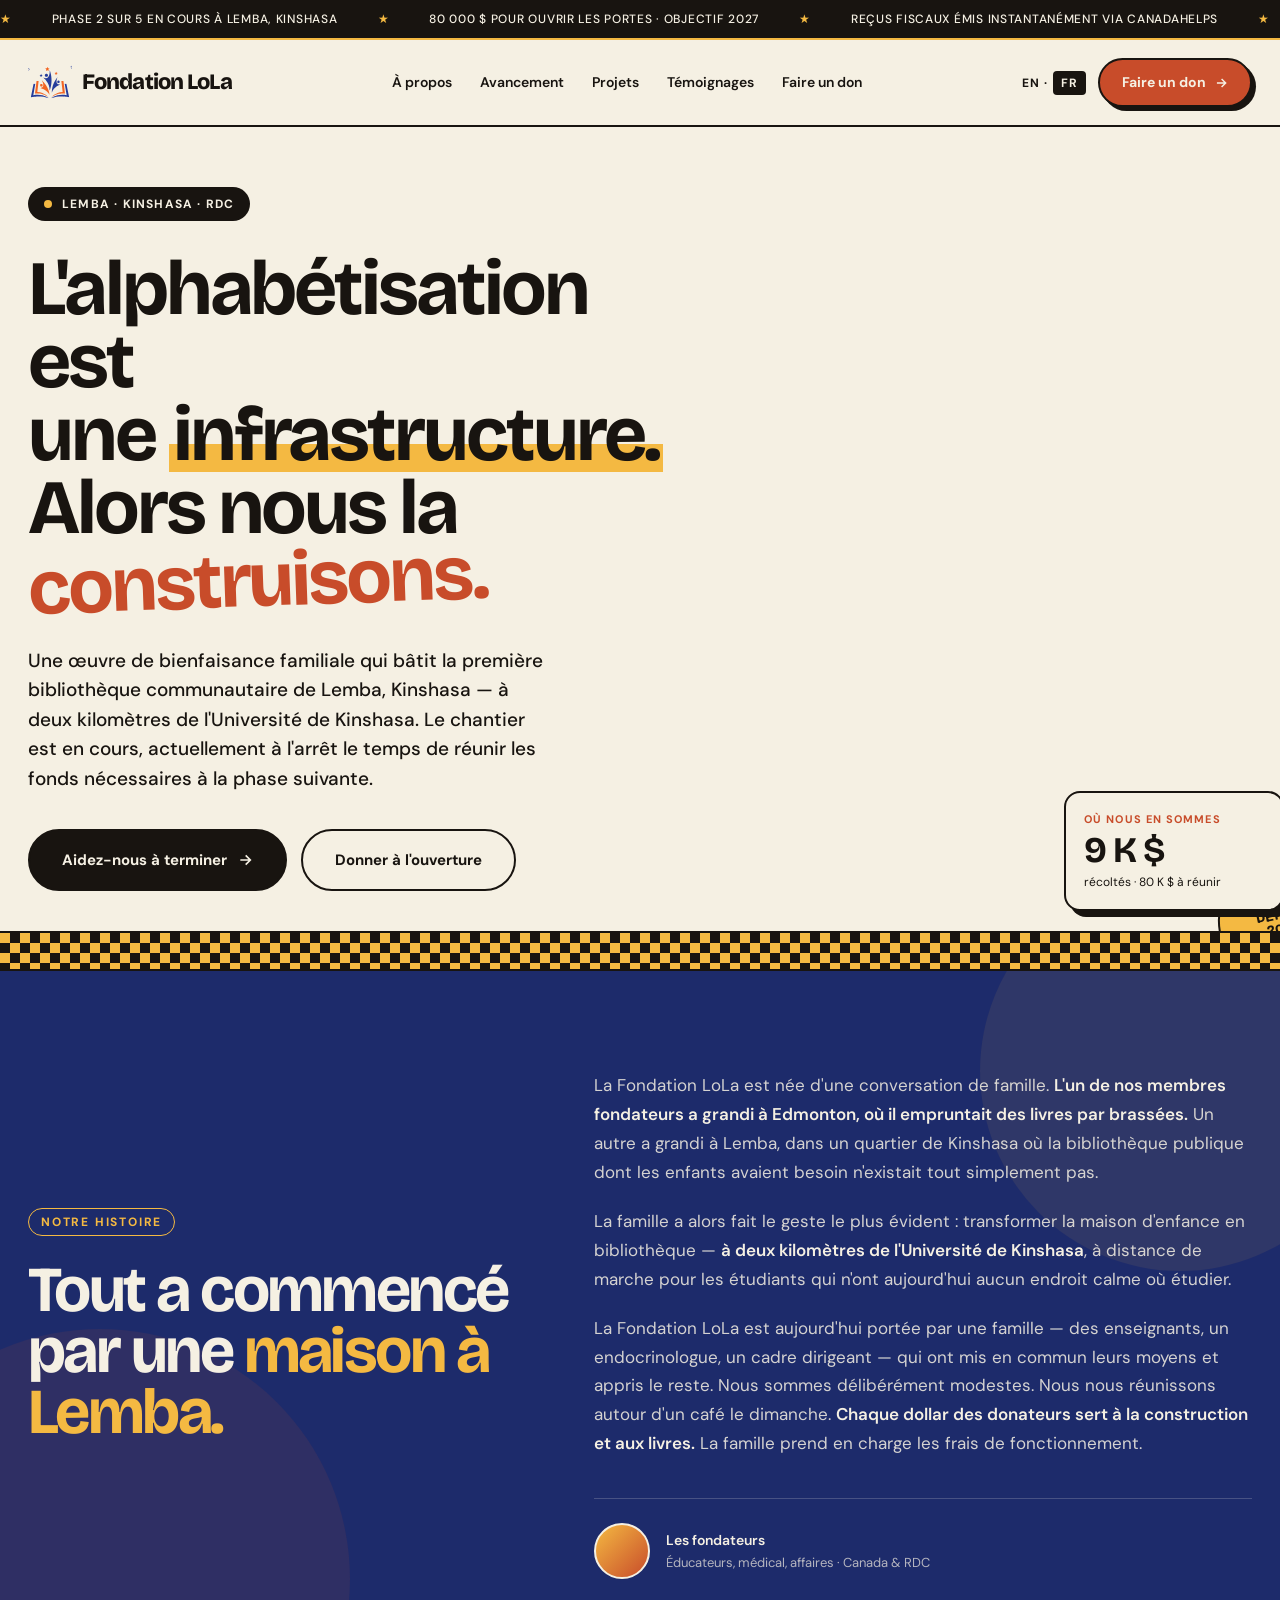
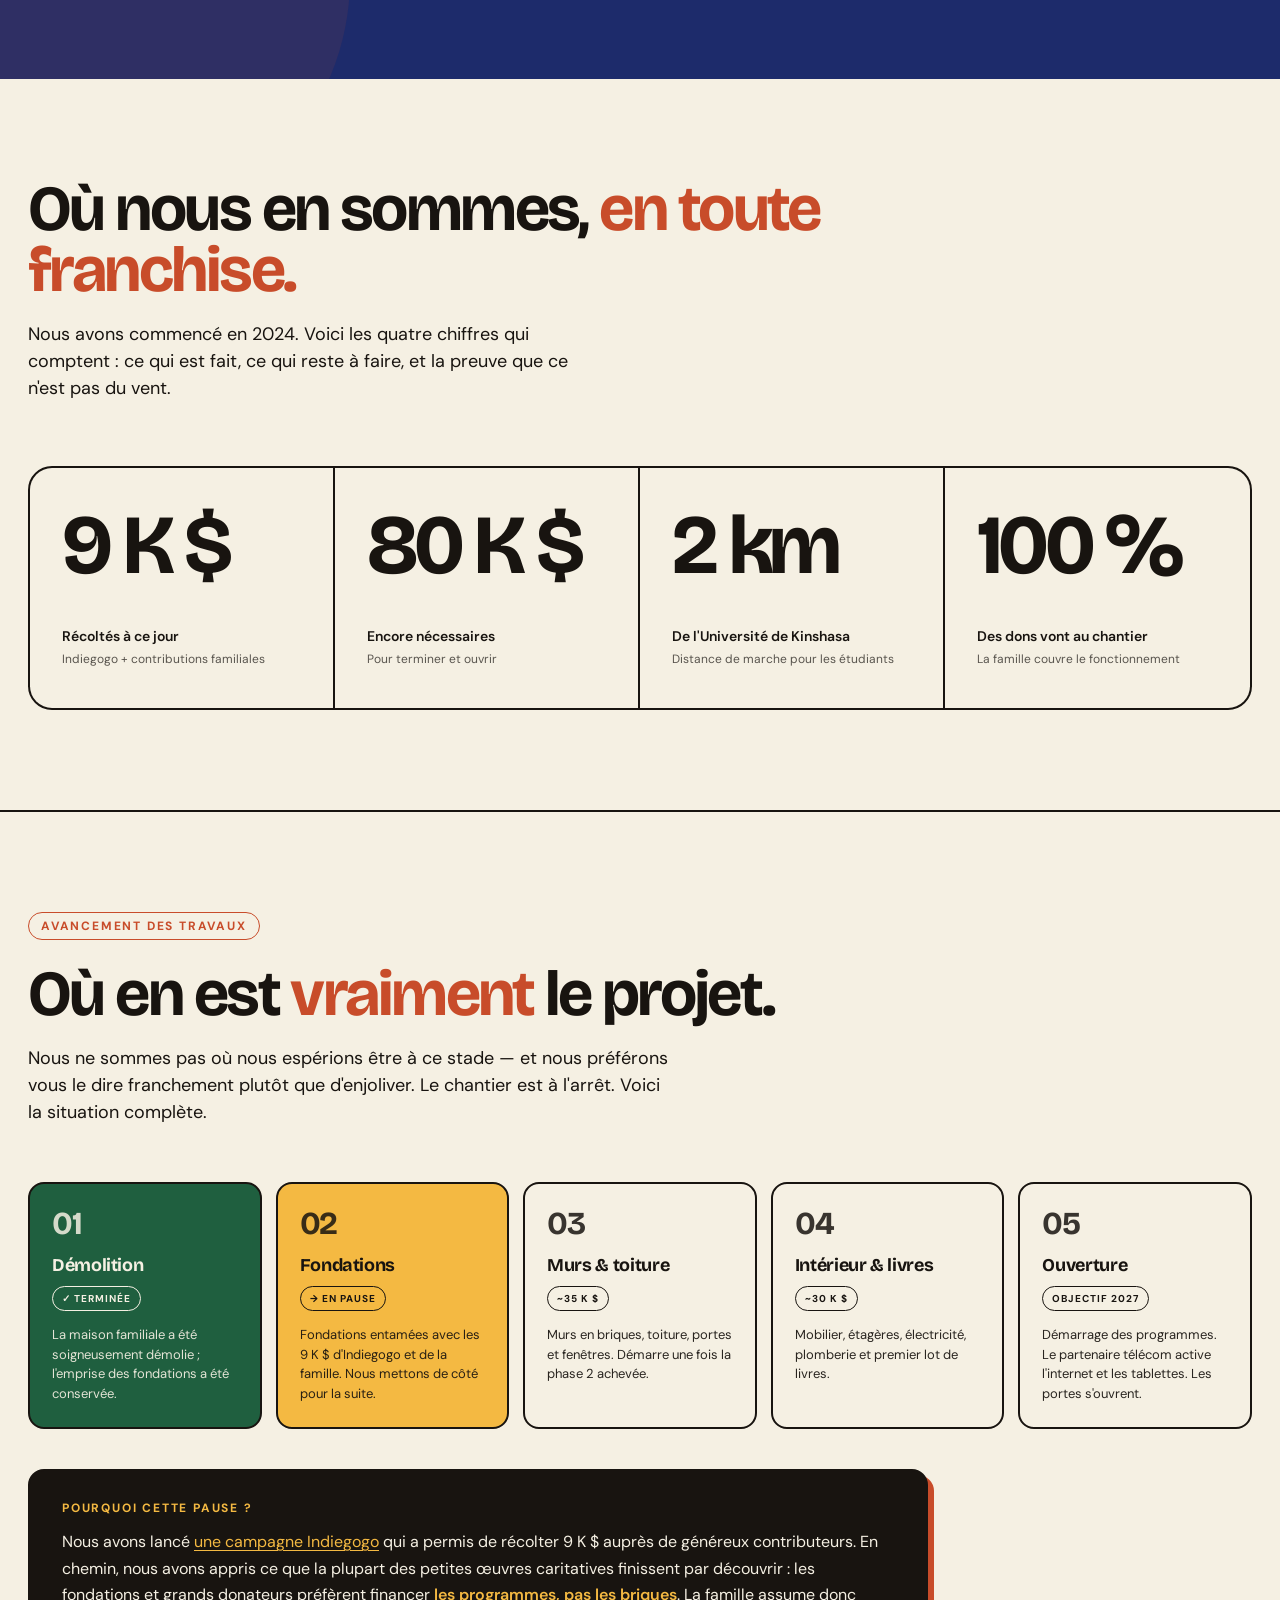
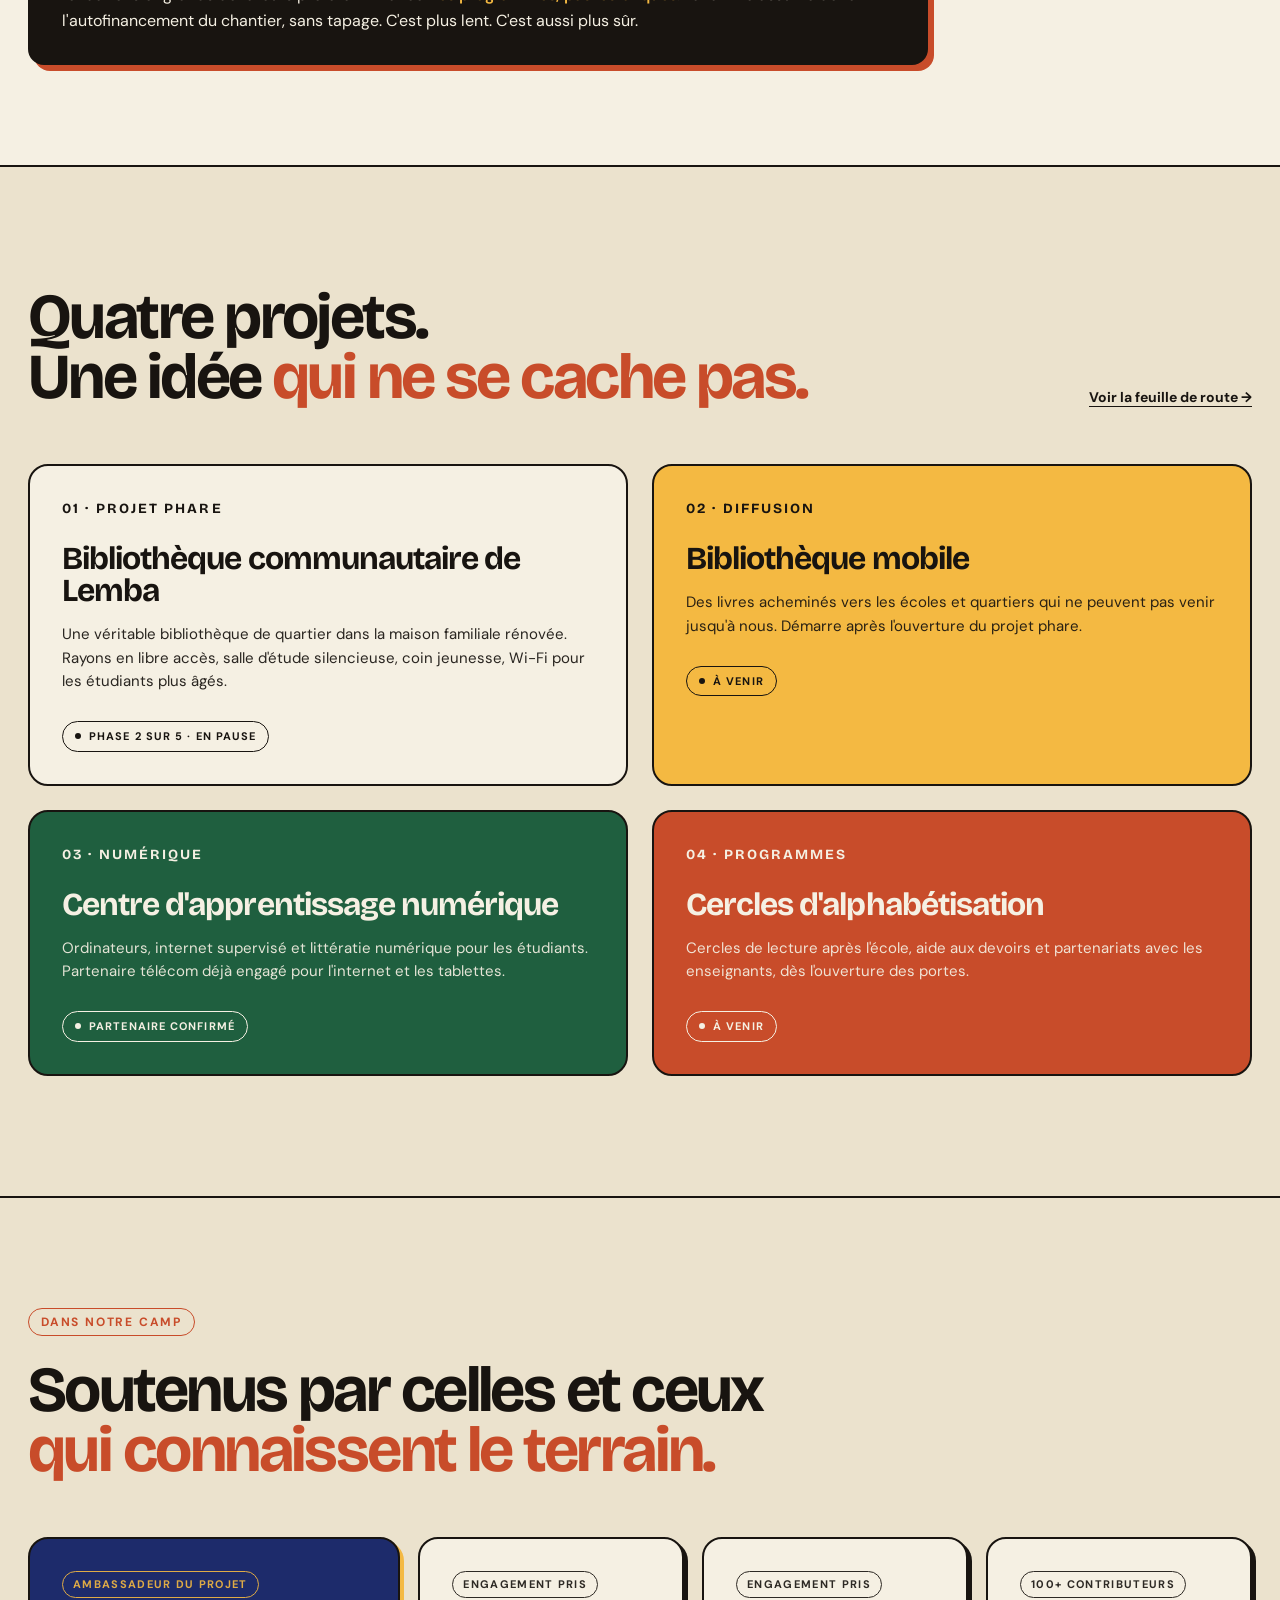
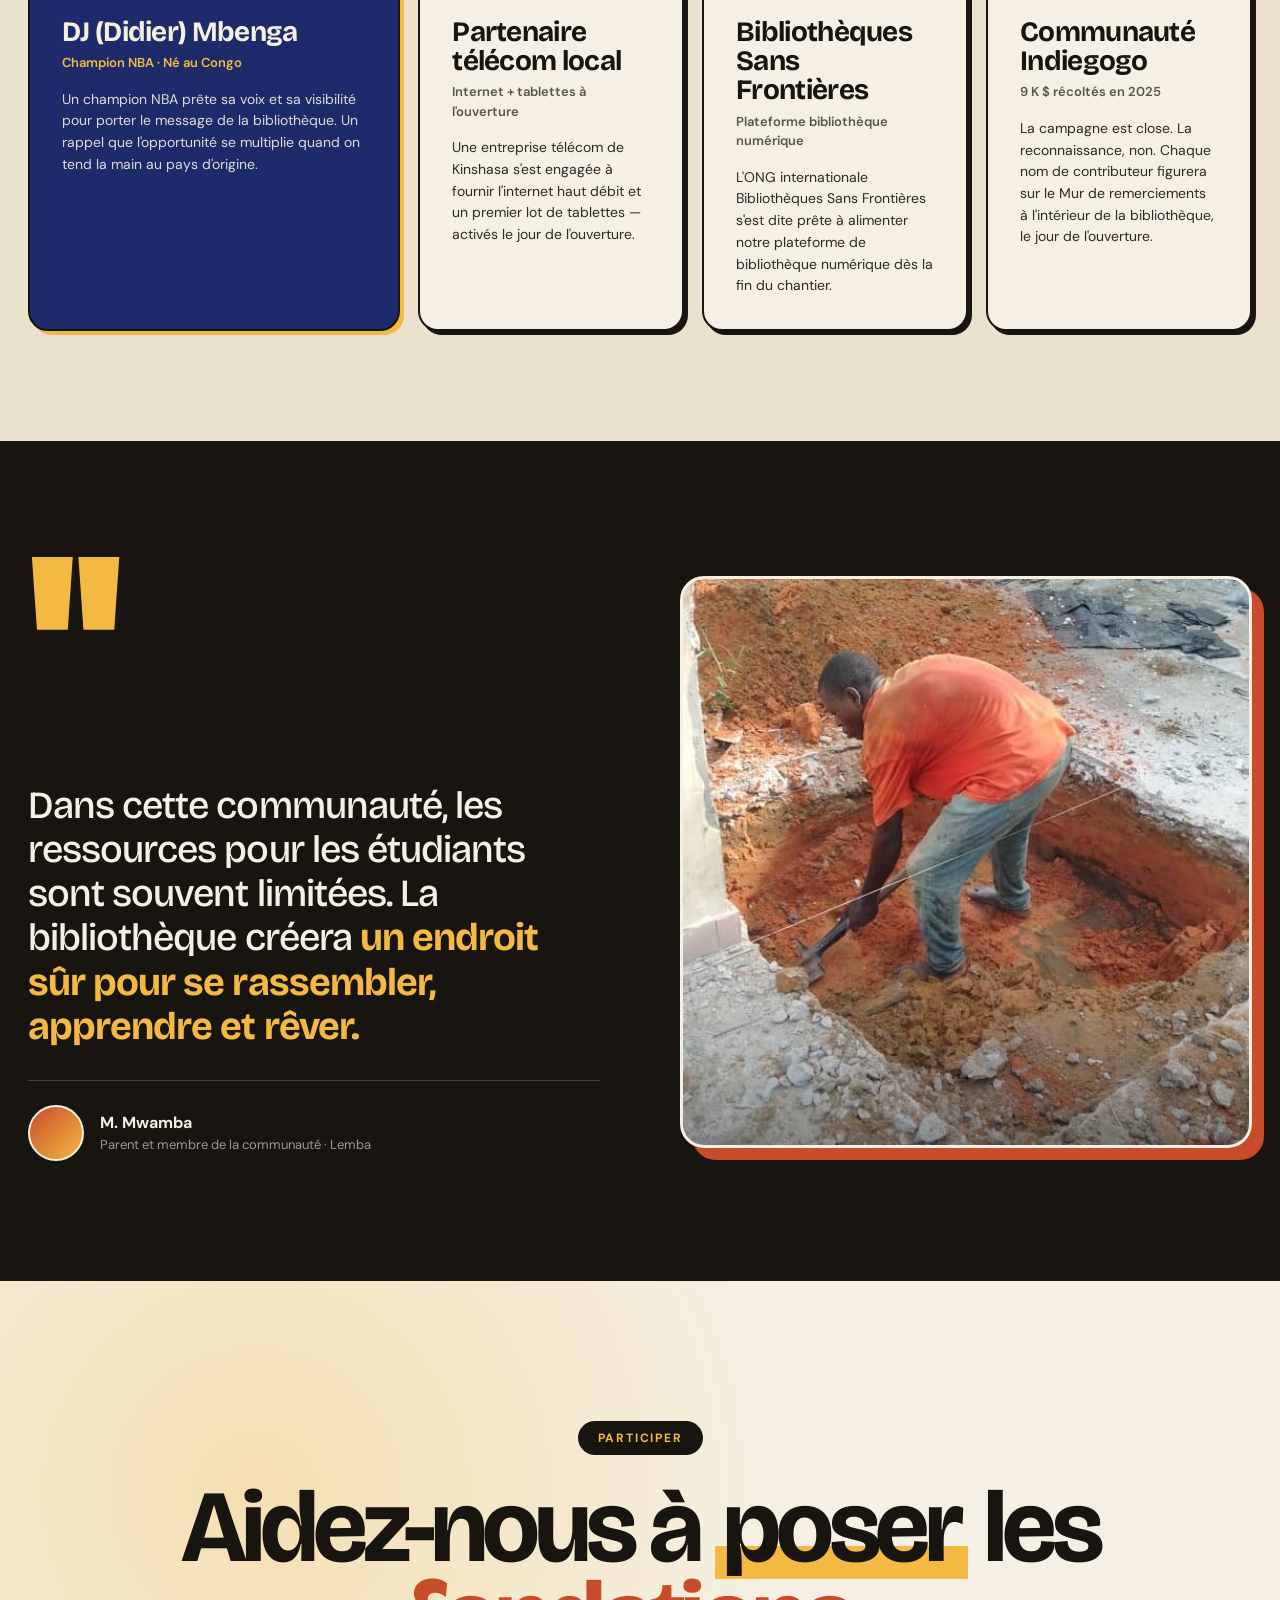
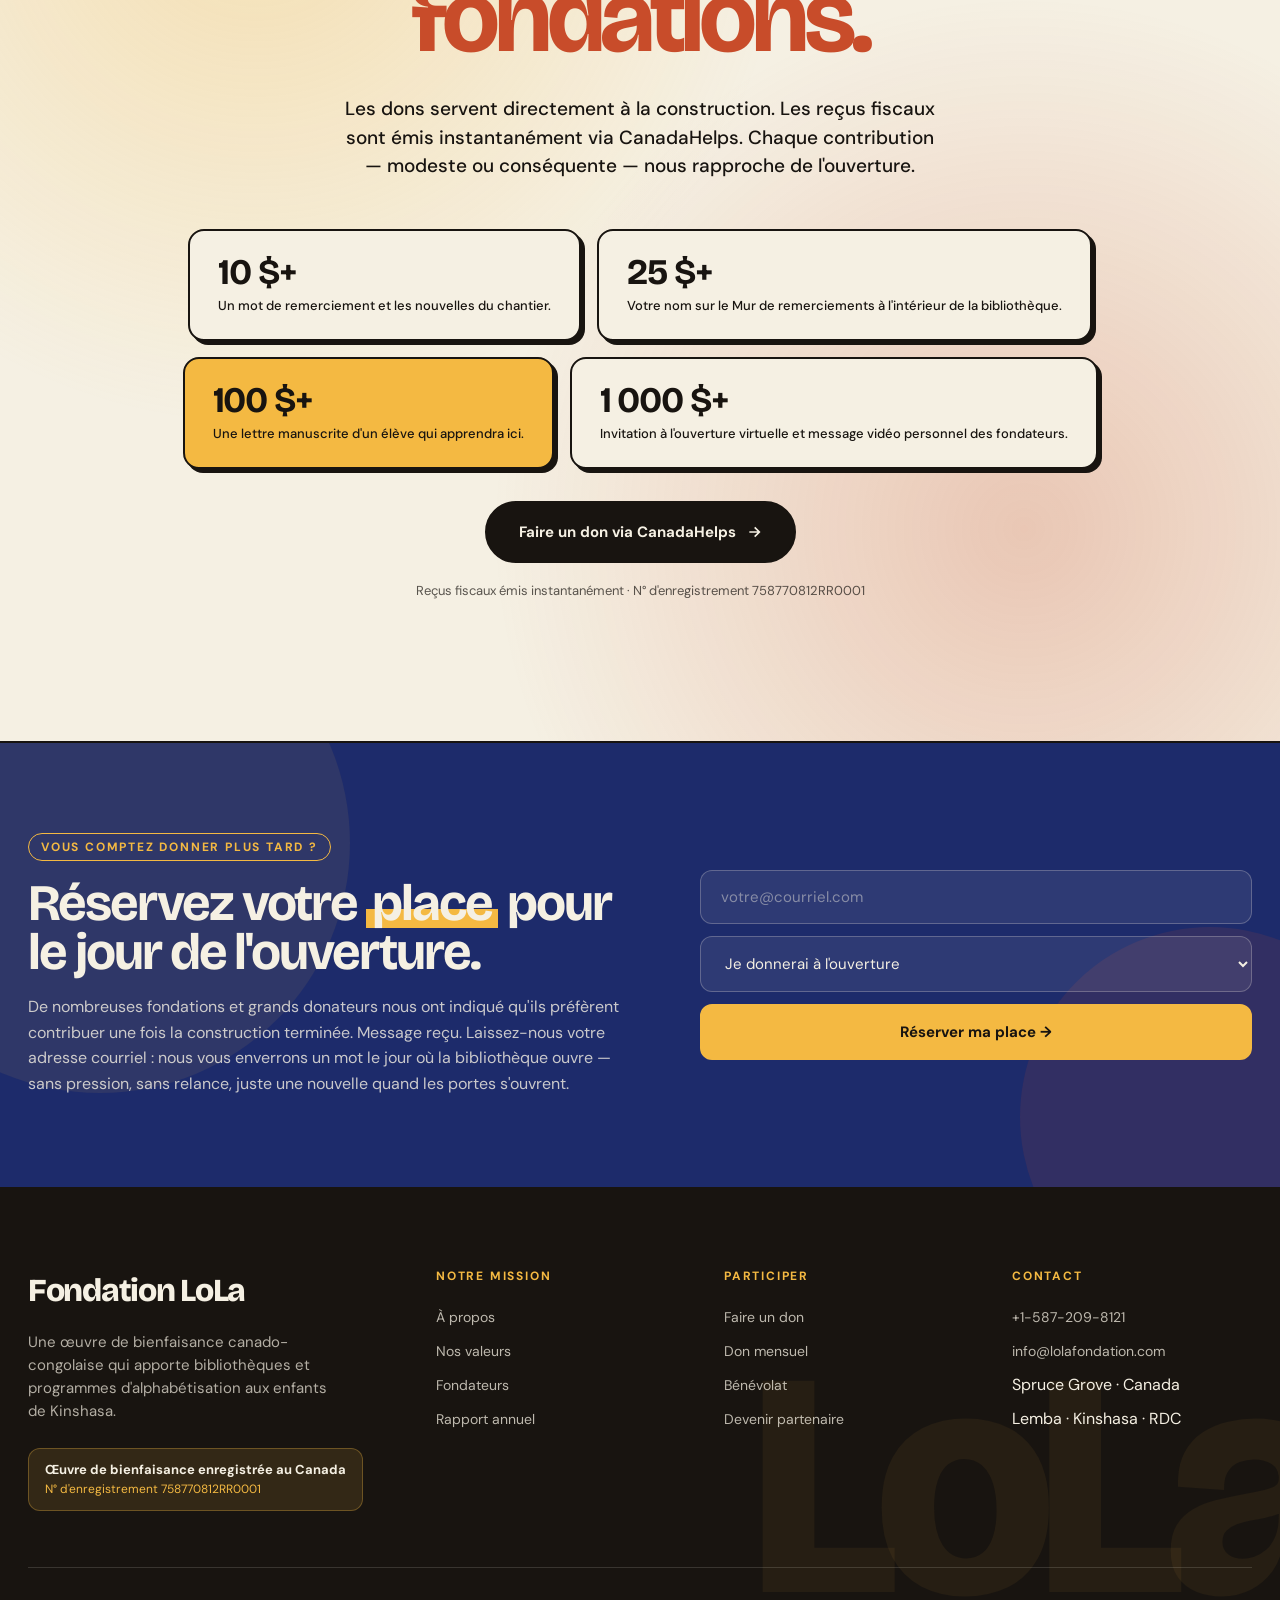
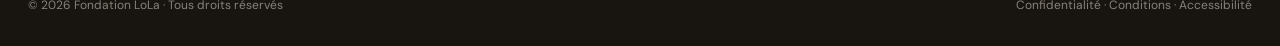
<file: fr/index.html>
<!DOCTYPE html>
<html lang="fr">
<head>
<meta charset="UTF-8">
<meta name="viewport" content="width=device-width, initial-scale=1.0">
<title>Fondation LoLa — La première bibliothèque communautaire de Lemba, Kinshasa</title>
<link rel="preconnect" href="https://fonts.googleapis.com">
<link rel="preconnect" href="https://fonts.gstatic.com" crossorigin>
<link href="https://fonts.googleapis.com/css2?family=Bricolage+Grotesque:opsz,wght@10..48,300;10..48,400;10..48,500;10..48,600;10..48,700;10..48,800&family=DM+Sans:wght@400;500;600&display=swap" rel="stylesheet">
<style>
  :root {
    --cream: #f5f0e3;
    --cream-deep: #ebe2cd;
    --indigo: #1d2b6b;
    --indigo-deep: #0f1846;
    --sun: #f4b942;
    --sun-deep: #e09e1f;
    --clay: #c84c2a;
    --leaf: #1f5f3f;
    --ink: #181410;
  }
  * { margin: 0; padding: 0; box-sizing: border-box; }
  html { scroll-behavior: smooth; }
  body {
    font-family: 'DM Sans', sans-serif;
    background: var(--cream);
    color: var(--ink);
    -webkit-font-smoothing: antialiased;
    line-height: 1.5;
    overflow-x: hidden;
  }
  .display { font-family: 'Bricolage Grotesque', sans-serif; font-variation-settings: "opsz" 48; }
  .container { max-width: 1340px; margin: 0 auto; padding: 0 28px; position: relative; }

  /* TICKER BAR */
  .ticker {
    background: var(--ink);
    color: var(--cream);
    padding: 10px 0;
    font-size: 12px;
    overflow: hidden;
    border-bottom: 2px solid var(--sun);
  }
  .ticker-track {
    display: flex;
    gap: 40px;
    animation: scrollT 30s linear infinite;
    white-space: nowrap;
    font-weight: 500;
    letter-spacing: 0.06em;
    text-transform: uppercase;
  }
  .ticker-track span::before {
    content: '★';
    color: var(--sun);
    margin-right: 40px;
  }
  @keyframes scrollT {
    from { transform: translateX(0); }
    to { transform: translateX(-50%); }
  }

  /* NAV */
  nav {
    background: var(--cream);
    border-bottom: 2px solid var(--ink);
    padding: 18px 0;
    position: sticky;
    top: 0;
    z-index: 100;
  }
  .nav-row {
    display: flex;
    align-items: center;
    justify-content: space-between;
    gap: 24px;
  }
  .logo {
    display: flex;
    align-items: center;
    gap: 10px;
    font-family: 'Bricolage Grotesque', sans-serif;
    font-weight: 800;
    font-size: 22px;
    letter-spacing: -0.04em;
    color: var(--ink);
  }
  .logo-mark {
    width: 44px; height: 44px;
    display: flex;
    align-items: center;
    justify-content: center;
  }
  .logo-mark img, .logo-mark svg {
    width: 100%;
    height: 100%;
    object-fit: contain;
    display: block;
  }
  .footer-brand-logo {
    width: 200px;
    max-width: 100%;
    height: auto;
    margin-bottom: 16px;
    display: block;
  }
  .nav-links {
    display: flex;
    gap: 28px;
    list-style: none;
    font-size: 14px;
    font-weight: 600;
  }
  .nav-links a {
    color: var(--ink);
    text-decoration: none;
    padding: 6px 0;
    border-bottom: 2px solid transparent;
    transition: border-color 0.2s, color 0.2s;
  }
  .nav-links a:hover { border-color: var(--clay); color: var(--clay); }
  .nav-actions { display: flex; gap: 12px; align-items: center; }
  .lang-toggle {
    font-size: 12px;
    font-weight: 700;
    letter-spacing: 0.1em;
    color: var(--ink);
  }
  .lang-toggle .active { background: var(--ink); color: var(--cream); padding: 4px 8px; border-radius: 4px; }
  .lang-toggle a { color: inherit; text-decoration: none; transition: color 0.2s; }
  .lang-toggle a:hover { color: var(--clay); }
  .btn-donate {
    background: var(--clay);
    color: var(--cream);
    padding: 12px 22px;
    border-radius: 999px;
    text-decoration: none;
    font-weight: 700;
    font-size: 14px;
    border: 2px solid var(--ink);
    box-shadow: 4px 4px 0 var(--ink);
    transition: all 0.15s;
    display: inline-flex;
    align-items: center;
    gap: 8px;
  }
  .btn-donate:hover { transform: translate(-2px, -2px); box-shadow: 6px 6px 0 var(--ink); }
  .btn-donate:active { transform: translate(2px, 2px); box-shadow: 2px 2px 0 var(--ink); }

  /* HERO */
  .hero {
    padding: 60px 0 40px;
    position: relative;
    overflow: hidden;
  }
  .hero-grid {
    display: grid;
    grid-template-columns: 1.2fr 1fr;
    gap: 48px;
    align-items: end;
  }
  .hero-tag {
    display: inline-flex;
    align-items: center;
    gap: 10px;
    background: var(--ink);
    color: var(--cream);
    padding: 8px 16px;
    border-radius: 999px;
    font-size: 12px;
    font-weight: 700;
    letter-spacing: 0.1em;
    text-transform: uppercase;
    margin-bottom: 32px;
  }
  .hero-tag .dot { width: 8px; height: 8px; background: var(--sun); border-radius: 50%; }
  h1.headline {
    font-family: 'Bricolage Grotesque', sans-serif;
    font-variation-settings: "opsz" 40;
    font-size: clamp(40px, 6vw, 84px);
    line-height: 0.95;
    letter-spacing: -0.04em;
    font-weight: 700;
    color: var(--ink);
    margin-bottom: 28px;
  }
  h1.headline .accent { color: var(--clay); display: inline-block; transform: rotate(-2deg); }
  h1.headline .underline {
    background: linear-gradient(180deg, transparent 60%, var(--sun) 60%, var(--sun) 90%, transparent 90%);
    padding: 0 4px;
  }
  .hero-lead {
    font-size: 19px;
    color: var(--ink);
    line-height: 1.55;
    max-width: 520px;
    margin-bottom: 36px;
    font-weight: 500;
  }
  .hero-cta { display: flex; gap: 14px; flex-wrap: wrap; }
  .btn-big {
    background: var(--ink);
    color: var(--cream);
    padding: 18px 32px;
    border-radius: 999px;
    text-decoration: none;
    font-weight: 700;
    font-size: 15px;
    border: 2px solid var(--ink);
    transition: all 0.15s;
    display: inline-flex;
    align-items: center;
    gap: 10px;
  }
  .btn-big:hover { background: var(--clay); border-color: var(--clay); }
  .btn-outline {
    background: transparent;
    color: var(--ink);
    padding: 18px 32px;
    border-radius: 999px;
    text-decoration: none;
    font-weight: 700;
    font-size: 15px;
    border: 2px solid var(--ink);
    transition: all 0.15s;
    display: inline-flex;
    align-items: center;
    gap: 10px;
  }
  .btn-outline:hover { background: var(--sun); }

  /* HERO VISUAL */
  .hero-visual {
    position: relative;
    aspect-ratio: 4/5;
    max-width: 460px;
    margin-left: auto;
  }
  .hero-photo {
    width: 100%;
    height: 100%;
    border: 3px solid var(--ink);
    border-radius: 20px;
    background:
      linear-gradient(160deg, rgba(244, 185, 66, 0.28) 0%, rgba(29, 43, 107, 0.6) 100%),
      url('../images/family-compound-mango-tree.jpg') center/cover;
    box-shadow: 12px 12px 0 var(--ink);
    position: relative;
    overflow: hidden;
  }
  .hero-badge {
    position: absolute;
    top: -28px;
    left: -28px;
    background: var(--sun);
    border: 2px solid var(--ink);
    border-radius: 50%;
    width: 130px;
    height: 130px;
    display: flex;
    align-items: center;
    justify-content: center;
    text-align: center;
    font-family: 'Bricolage Grotesque', sans-serif;
    font-weight: 800;
    font-size: 13px;
    line-height: 1.1;
    letter-spacing: 0.04em;
    text-transform: uppercase;
    transform: rotate(-12deg);
    color: var(--ink);
    box-shadow: 4px 4px 0 var(--ink);
    z-index: 2;
    padding: 12px;
  }
  .hero-floating-card {
    position: absolute;
    bottom: -20px;
    right: -32px;
    background: var(--cream);
    border: 2px solid var(--ink);
    border-radius: 16px;
    padding: 18px;
    width: 220px;
    box-shadow: 6px 6px 0 var(--ink);
    z-index: 2;
  }
  .hero-floating-card .label {
    font-size: 11px;
    text-transform: uppercase;
    letter-spacing: 0.1em;
    color: var(--clay);
    font-weight: 700;
    margin-bottom: 6px;
  }
  .hero-floating-card .num {
    font-family: 'Bricolage Grotesque', sans-serif;
    font-size: 36px;
    font-weight: 700;
    color: var(--ink);
    line-height: 1;
    letter-spacing: -0.03em;
    margin-bottom: 4px;
  }
  .hero-floating-card .desc {
    font-size: 12px;
    color: var(--ink);
  }

  /* PATTERN STRIP */
  .pattern-strip {
    height: 40px;
    background-image:
      linear-gradient(45deg, var(--ink) 25%, transparent 25%),
      linear-gradient(-45deg, var(--ink) 25%, transparent 25%),
      linear-gradient(45deg, transparent 75%, var(--ink) 75%),
      linear-gradient(-45deg, transparent 75%, var(--ink) 75%);
    background-size: 20px 20px;
    background-position: 0 0, 0 10px, 10px -10px, -10px 0px;
    background-color: var(--sun);
    border-top: 2px solid var(--ink);
    border-bottom: 2px solid var(--ink);
  }

  /* MISSION SECTION */
  .mission {
    padding: 100px 0;
    background: var(--indigo);
    color: var(--cream);
    position: relative;
    overflow: hidden;
  }
  .mission::before {
    content: '';
    position: absolute;
    top: -100px;
    right: -100px;
    width: 400px;
    height: 400px;
    background: var(--sun);
    border-radius: 50%;
    opacity: 0.08;
    pointer-events: none;
  }
  .mission::after {
    content: '';
    position: absolute;
    bottom: -150px;
    left: -150px;
    width: 500px;
    height: 500px;
    background: var(--clay);
    border-radius: 50%;
    opacity: 0.1;
    pointer-events: none;
  }
  .mission-grid {
    display: grid;
    grid-template-columns: 0.85fr 1.15fr;
    gap: 80px;
    align-items: center;
    position: relative;
    z-index: 2;
  }
  .section-eyebrow {
    display: inline-block;
    font-size: 12px;
    font-weight: 700;
    letter-spacing: 0.15em;
    text-transform: uppercase;
    color: var(--sun);
    margin-bottom: 24px;
    padding: 4px 12px;
    border: 1px solid var(--sun);
    border-radius: 999px;
  }
  .mission h2 {
    font-family: 'Bricolage Grotesque', sans-serif;
    font-size: clamp(40px, 5vw, 72px);
    line-height: 0.95;
    letter-spacing: -0.04em;
    font-weight: 700;
  }
  .mission h2 .yellow { color: var(--sun); }
  .mission-body p {
    font-size: 17px;
    line-height: 1.7;
    color: rgba(245, 240, 227, 0.85);
    margin-bottom: 20px;
  }
  .mission-body strong { color: var(--cream); font-weight: 600; }
  .signature {
    margin-top: 40px;
    padding-top: 24px;
    border-top: 1px solid rgba(245, 240, 227, 0.2);
    display: flex;
    align-items: center;
    gap: 16px;
  }
  .signature-mark {
    width: 56px; height: 56px;
    border-radius: 50%;
    background: linear-gradient(135deg, var(--sun), var(--clay));
    border: 2px solid var(--cream);
  }
  .signature-text { font-size: 13px; color: rgba(245, 240, 227, 0.7); }
  .signature-text strong { display: block; color: var(--cream); font-size: 14px; margin-bottom: 2px; }

  /* IMPACT NUMBERS */
  .impact {
    padding: 100px 0;
    background: var(--cream);
    border-bottom: 2px solid var(--ink);
  }
  .impact-header {
    margin-bottom: 64px;
    max-width: 800px;
  }
  .impact h2 {
    font-family: 'Bricolage Grotesque', sans-serif;
    font-size: clamp(40px, 5vw, 72px);
    line-height: 0.95;
    letter-spacing: -0.04em;
    font-weight: 700;
    color: var(--ink);
    margin-bottom: 20px;
  }
  .impact h2 .clay { color: var(--clay); }
  .impact-lead { font-size: 18px; color: var(--ink); max-width: 560px; }
  .impact-grid {
    display: grid;
    grid-template-columns: repeat(4, 1fr);
    gap: 0;
    border: 2px solid var(--ink);
    border-radius: 24px;
    overflow: hidden;
    background: var(--ink);
  }
  .stat-cell {
    background: var(--cream);
    padding: 40px 32px;
    border-right: 2px solid var(--ink);
    display: flex;
    flex-direction: column;
    justify-content: space-between;
    min-height: 240px;
    transition: background 0.25s;
    cursor: default;
  }
  .stat-cell:last-child { border-right: none; }
  .stat-cell:hover { background: var(--sun); }
  .stat-cell:nth-child(2):hover { background: var(--clay); color: var(--cream); }
  .stat-cell:nth-child(3):hover { background: var(--leaf); color: var(--cream); }
  .stat-cell:nth-child(4):hover { background: var(--indigo); color: var(--cream); }
  .stat-num {
    font-family: 'Bricolage Grotesque', sans-serif;
    font-size: 84px;
    font-weight: 700;
    line-height: 0.9;
    letter-spacing: -0.05em;
    color: var(--ink);
    transition: color 0.25s;
  }
  .stat-cell:hover .stat-num { color: inherit; }
  .stat-label {
    font-size: 14px;
    font-weight: 600;
    line-height: 1.4;
    margin-top: 16px;
  }
  .stat-label small { display: block; font-weight: 400; opacity: 0.7; margin-top: 4px; font-size: 12px; }

  /* PROJECTS */
  .projects {
    padding: 120px 0;
    background: var(--cream-deep);
    border-bottom: 2px solid var(--ink);
    position: relative;
  }
  .projects-header {
    display: flex;
    justify-content: space-between;
    align-items: end;
    margin-bottom: 56px;
    flex-wrap: wrap;
    gap: 24px;
  }
  .projects h2 {
    font-family: 'Bricolage Grotesque', sans-serif;
    font-size: clamp(40px, 5vw, 72px);
    line-height: 0.95;
    letter-spacing: -0.04em;
    font-weight: 700;
    color: var(--ink);
    max-width: 800px;
  }
  .projects h2 .clay { color: var(--clay); }
  .project-grid {
    display: grid;
    grid-template-columns: repeat(2, 1fr);
    gap: 24px;
  }
  .project {
    background: var(--cream);
    border: 2px solid var(--ink);
    border-radius: 20px;
    padding: 32px;
    position: relative;
    transition: all 0.2s;
    overflow: hidden;
  }
  .project:hover {
    transform: translate(-3px, -3px);
    box-shadow: 8px 8px 0 var(--ink);
  }
  .project:nth-child(1) { background: var(--cream); }
  .project:nth-child(2) { background: var(--sun); }
  .project:nth-child(3) { background: var(--leaf); color: var(--cream); }
  .project:nth-child(3) .project-status { color: var(--cream); border-color: var(--cream); }
  .project:nth-child(4) { background: var(--clay); color: var(--cream); }
  .project:nth-child(4) .project-status { color: var(--cream); border-color: var(--cream); }
  .project-num {
    font-family: 'Bricolage Grotesque', sans-serif;
    font-size: 14px;
    font-weight: 700;
    letter-spacing: 0.15em;
    margin-bottom: 24px;
    text-transform: uppercase;
  }
  .project-title {
    font-family: 'Bricolage Grotesque', sans-serif;
    font-size: 32px;
    font-weight: 700;
    line-height: 1;
    letter-spacing: -0.03em;
    margin-bottom: 16px;
  }
  .project-desc {
    font-size: 15px;
    line-height: 1.55;
    margin-bottom: 28px;
    opacity: 0.92;
  }
  .project-status {
    display: inline-flex;
    align-items: center;
    gap: 8px;
    font-size: 11px;
    font-weight: 700;
    letter-spacing: 0.1em;
    text-transform: uppercase;
    color: var(--ink);
    border: 1.5px solid var(--ink);
    padding: 6px 12px;
    border-radius: 999px;
  }
  .project-status .dot {
    width: 6px; height: 6px;
    border-radius: 50%;
    background: currentColor;
  }

  /* QUOTE */
  .quote-section {
    padding: 120px 0;
    background: var(--ink);
    color: var(--cream);
    position: relative;
    overflow: hidden;
  }
  .quote-grid {
    display: grid;
    grid-template-columns: 1fr 1fr;
    gap: 80px;
    align-items: center;
  }
  .quote-mark-big {
    font-family: 'Bricolage Grotesque', sans-serif;
    font-size: 280px;
    line-height: 0.7;
    color: var(--sun);
    font-weight: 800;
    margin-bottom: 24px;
  }
  .quote-text {
    font-family: 'Bricolage Grotesque', sans-serif;
    font-size: clamp(28px, 3vw, 44px);
    line-height: 1.15;
    letter-spacing: -0.025em;
    font-weight: 500;
    margin-bottom: 32px;
  }
  .quote-text em { color: var(--sun); font-style: normal; font-weight: 700; }
  .quote-author {
    display: flex;
    align-items: center;
    gap: 16px;
    padding-top: 24px;
    border-top: 1px solid rgba(245, 240, 227, 0.2);
  }
  .quote-author .avatar {
    width: 56px; height: 56px;
    border-radius: 50%;
    background: linear-gradient(135deg, var(--clay), var(--sun));
    border: 2px solid var(--cream);
  }
  .quote-author .name { font-weight: 700; font-size: 16px; color: var(--cream); }
  .quote-author .role { font-size: 13px; color: rgba(245, 240, 227, 0.6); }
  .quote-photo {
    aspect-ratio: 1;
    border: 3px solid var(--cream);
    border-radius: 24px;
    background:
      linear-gradient(180deg, transparent 60%, rgba(0,0,0,0.4) 100%),
      url('../images/foundation-digging.jpg') center/cover;
    position: relative;
    box-shadow: 12px 12px 0 var(--clay);
  }

  /* JOIN / CTA */
  .join {
    padding: 140px 0;
    background:
      radial-gradient(circle at 20% 20%, rgba(244, 185, 66, 0.3), transparent 40%),
      radial-gradient(circle at 80% 80%, rgba(200, 76, 42, 0.25), transparent 40%),
      var(--cream);
    text-align: center;
    border-bottom: 2px solid var(--ink);
  }
  .join-eyebrow {
    display: inline-block;
    background: var(--ink);
    color: var(--sun);
    padding: 8px 20px;
    border-radius: 999px;
    font-size: 12px;
    font-weight: 700;
    letter-spacing: 0.15em;
    text-transform: uppercase;
    margin-bottom: 28px;
  }
  .join h2 {
    font-family: 'Bricolage Grotesque', sans-serif;
    font-size: clamp(56px, 8vw, 124px);
    line-height: 0.88;
    letter-spacing: -0.05em;
    font-weight: 700;
    color: var(--ink);
    margin-bottom: 32px;
    max-width: 1100px;
    margin-left: auto;
    margin-right: auto;
  }
  .join h2 .clay { color: var(--clay); }
  .join h2 .underline {
    background: linear-gradient(180deg, transparent 65%, var(--sun) 65%, var(--sun) 92%, transparent 92%);
    padding: 0 8px;
  }
  .join-lead {
    font-size: 19px;
    color: var(--ink);
    max-width: 600px;
    margin: 0 auto 48px;
    font-weight: 500;
  }
  .donate-tiers {
    display: flex;
    gap: 16px;
    justify-content: center;
    flex-wrap: wrap;
    margin-bottom: 32px;
  }
  .tier {
    background: var(--cream);
    border: 2px solid var(--ink);
    padding: 24px 28px;
    border-radius: 16px;
    text-align: left;
    min-width: 200px;
    cursor: pointer;
    transition: all 0.15s;
    box-shadow: 4px 4px 0 var(--ink);
  }
  .tier:hover {
    transform: translate(-2px, -2px);
    box-shadow: 6px 6px 0 var(--ink);
  }
  .tier.featured { background: var(--sun); }
  .tier .amount {
    font-family: 'Bricolage Grotesque', sans-serif;
    font-size: 36px;
    font-weight: 700;
    color: var(--ink);
    letter-spacing: -0.03em;
    line-height: 1;
    margin-bottom: 6px;
  }
  .tier .impact-text { font-size: 13px; color: var(--ink); line-height: 1.4; font-weight: 500; }

  /* FOOTER */
  footer {
    background: var(--ink);
    color: var(--cream);
    padding: 80px 0 32px;
    position: relative;
    overflow: hidden;
  }
  footer::before {
    content: 'LoLa';
    position: absolute;
    bottom: -80px;
    right: -40px;
    font-family: 'Bricolage Grotesque', sans-serif;
    font-size: 320px;
    font-weight: 800;
    color: rgba(244, 185, 66, 0.06);
    letter-spacing: -0.06em;
    pointer-events: none;
  }
  .footer-grid {
    display: grid;
    grid-template-columns: 1.5fr 1fr 1fr 1fr;
    gap: 48px;
    margin-bottom: 56px;
    position: relative;
    z-index: 2;
  }
  footer h4 {
    font-size: 12px;
    letter-spacing: 0.15em;
    text-transform: uppercase;
    color: var(--sun);
    margin-bottom: 20px;
    font-weight: 700;
  }
  footer ul { list-style: none; }
  footer li { margin-bottom: 10px; }
  footer a {
    color: rgba(245, 240, 227, 0.75);
    text-decoration: none;
    font-size: 14px;
    transition: color 0.2s;
  }
  footer a:hover { color: var(--sun); }
  .footer-brand {
    font-family: 'Bricolage Grotesque', sans-serif;
    font-size: 32px;
    font-weight: 800;
    letter-spacing: -0.04em;
    color: var(--cream);
    margin-bottom: 16px;
  }
  .footer-tagline { font-size: 15px; color: rgba(245, 240, 227, 0.7); max-width: 320px; line-height: 1.55; margin-bottom: 24px; }
  .charity-no {
    background: rgba(244, 185, 66, 0.12);
    border: 1px solid rgba(244, 185, 66, 0.3);
    padding: 12px 16px;
    border-radius: 12px;
    display: inline-block;
    font-size: 12px;
    color: var(--sun);
    line-height: 1.4;
  }
  .charity-no strong { color: var(--cream); display: block; margin-bottom: 2px; font-size: 13px; }
  .footer-bottom {
    border-top: 1px solid rgba(245, 240, 227, 0.15);
    padding-top: 28px;
    display: flex;
    justify-content: space-between;
    font-size: 12px;
    color: rgba(245, 240, 227, 0.5);
    flex-wrap: wrap;
    gap: 16px;
    position: relative;
    z-index: 2;
  }

  /* BUILD PROGRESS */
  .build {
    padding: 100px 0;
    background: var(--cream);
    border-bottom: 2px solid var(--ink);
  }
  .build-header {
    margin-bottom: 56px;
    max-width: 800px;
  }
  .build h2 {
    font-family: 'Bricolage Grotesque', sans-serif;
    font-size: clamp(40px, 5vw, 72px);
    line-height: 0.95;
    letter-spacing: -0.04em;
    font-weight: 700;
    color: var(--ink);
    margin-bottom: 20px;
  }
  .build h2 .clay { color: var(--clay); }
  .build-lead { font-size: 18px; color: var(--ink); max-width: 640px; }

  .phase-grid {
    display: grid;
    grid-template-columns: repeat(5, 1fr);
    gap: 14px;
    margin-bottom: 40px;
  }
  .phase {
    background: var(--cream);
    border: 2px solid var(--ink);
    border-radius: 16px;
    padding: 24px 22px;
    transition: all 0.2s;
    position: relative;
  }
  .phase.done { background: var(--leaf); color: var(--cream); }
  .phase.active { background: var(--sun); }
  .phase.pending { background: var(--cream); }
  .phase:hover { transform: translate(-2px, -2px); box-shadow: 6px 6px 0 var(--ink); }
  .phase-num {
    font-family: 'Bricolage Grotesque', sans-serif;
    font-size: 32px;
    font-weight: 700;
    letter-spacing: -0.04em;
    line-height: 1;
    margin-bottom: 16px;
    opacity: 0.85;
  }
  .phase-title {
    font-family: 'Bricolage Grotesque', sans-serif;
    font-size: 18px;
    font-weight: 700;
    letter-spacing: -0.02em;
    margin-bottom: 10px;
    line-height: 1.1;
  }
  .phase-status-tag {
    display: inline-block;
    font-size: 10px;
    font-weight: 700;
    letter-spacing: 0.1em;
    text-transform: uppercase;
    padding: 4px 9px;
    border: 1.5px solid currentColor;
    border-radius: 999px;
    margin-bottom: 14px;
  }
  .phase p { font-size: 13px; line-height: 1.5; opacity: 0.92; }

  .honest-note {
    background: var(--ink);
    color: var(--cream);
    padding: 28px 32px;
    border-radius: 16px;
    font-size: 16px;
    line-height: 1.65;
    border: 2px solid var(--ink);
    box-shadow: 6px 6px 0 var(--clay);
    max-width: 900px;
  }
  .honest-note strong {
    color: var(--sun);
    display: block;
    margin-bottom: 10px;
    font-size: 12px;
    letter-spacing: 0.15em;
    text-transform: uppercase;
    font-weight: 700;
  }
  .honest-note em { color: var(--sun); font-style: normal; font-weight: 600; }
  .honest-note a { color: var(--sun); text-decoration: underline; text-underline-offset: 3px; }

  /* PARTNERS */
  .partners {
    padding: 110px 0;
    background: var(--cream-deep);
    border-bottom: 2px solid var(--ink);
  }
  .partners-header { margin-bottom: 56px; max-width: 800px; }
  .partners h2 {
    font-family: 'Bricolage Grotesque', sans-serif;
    font-size: clamp(40px, 5vw, 72px);
    line-height: 0.95;
    letter-spacing: -0.04em;
    font-weight: 700;
    color: var(--ink);
  }
  .partners h2 .clay { color: var(--clay); }
  .partner-grid {
    display: grid;
    grid-template-columns: 1.4fr 1fr 1fr 1fr;
    gap: 18px;
  }
  .partner-card {
    background: var(--cream);
    border: 2px solid var(--ink);
    border-radius: 20px;
    padding: 32px;
    box-shadow: 4px 4px 0 var(--ink);
    transition: all 0.15s;
  }
  .partner-card:hover { transform: translate(-2px, -2px); box-shadow: 6px 6px 0 var(--ink); }
  .partner-card.big { background: var(--indigo); color: var(--cream); box-shadow: 4px 4px 0 var(--sun); }
  .partner-card.big:hover { box-shadow: 6px 6px 0 var(--sun); }
  .partner-tag {
    display: inline-block;
    font-size: 11px;
    font-weight: 700;
    letter-spacing: 0.12em;
    text-transform: uppercase;
    padding: 4px 10px;
    border: 1.5px solid currentColor;
    border-radius: 999px;
    margin-bottom: 20px;
    opacity: 0.9;
  }
  .partner-card.big .partner-tag { color: var(--sun); border-color: var(--sun); }
  .partner-card h3 {
    font-family: 'Bricolage Grotesque', sans-serif;
    font-size: 28px;
    font-weight: 700;
    letter-spacing: -0.025em;
    line-height: 1.05;
    margin-bottom: 6px;
  }
  .partner-role {
    font-size: 13px;
    font-weight: 600;
    opacity: 0.7;
    margin-bottom: 16px;
  }
  .partner-card.big .partner-role { color: var(--sun); opacity: 1; }
  .partner-card > p:last-child { font-size: 14px; line-height: 1.55; opacity: 0.9; }

  /* PLEDGE */
  .pledge {
    background: var(--indigo);
    color: var(--cream);
    padding: 90px 0;
    position: relative;
    overflow: hidden;
  }
  .pledge::before {
    content: '';
    position: absolute;
    top: -150px;
    left: -150px;
    width: 500px;
    height: 500px;
    background: var(--sun);
    border-radius: 50%;
    opacity: 0.08;
    pointer-events: none;
  }
  .pledge::after {
    content: '';
    position: absolute;
    bottom: -120px;
    right: -120px;
    width: 380px;
    height: 380px;
    background: var(--clay);
    border-radius: 50%;
    opacity: 0.12;
    pointer-events: none;
  }
  .pledge-card {
    display: grid;
    grid-template-columns: 1.1fr 1fr;
    gap: 64px;
    align-items: center;
    position: relative;
    z-index: 2;
  }
  .pledge-eyebrow {
    display: inline-block;
    font-size: 12px;
    font-weight: 700;
    letter-spacing: 0.15em;
    text-transform: uppercase;
    color: var(--sun);
    margin-bottom: 18px;
    border: 1px solid var(--sun);
    padding: 4px 12px;
    border-radius: 999px;
  }
  .pledge h2 {
    font-family: 'Bricolage Grotesque', sans-serif;
    font-size: clamp(32px, 4vw, 56px);
    line-height: 0.95;
    letter-spacing: -0.04em;
    font-weight: 700;
    margin-bottom: 18px;
  }
  .pledge h2 .yellow {
    background: linear-gradient(180deg, transparent 60%, var(--sun) 60%, var(--sun) 90%, transparent 90%);
    color: var(--cream);
    padding: 0 6px;
  }
  .pledge p { color: rgba(245, 240, 227, 0.8); font-size: 16px; line-height: 1.6; }
  .pledge-form {
    display: flex;
    flex-direction: column;
    gap: 12px;
  }
  .pledge-form input,
  .pledge-form select {
    background: rgba(245, 240, 227, 0.08);
    border: 1.5px solid rgba(245, 240, 227, 0.25);
    padding: 16px 20px;
    color: var(--cream);
    font-family: inherit;
    font-size: 15px;
    outline: none;
    border-radius: 12px;
    transition: border-color 0.2s;
  }
  .pledge-form input:focus,
  .pledge-form select:focus { border-color: var(--sun); }
  .pledge-form input::placeholder { color: rgba(245, 240, 227, 0.45); }
  .pledge-form select { cursor: pointer; }
  .pledge-form select option { background: var(--indigo); color: var(--cream); }
  .pledge-form button {
    background: var(--sun);
    color: var(--ink);
    border: 2px solid var(--sun);
    padding: 16px;
    border-radius: 12px;
    font-weight: 700;
    font-size: 15px;
    cursor: pointer;
    font-family: inherit;
    transition: all 0.15s;
  }
  .pledge-form button:hover { background: var(--cream); border-color: var(--cream); }

  @media (max-width: 1000px) {
    .hero-grid, .mission-grid, .quote-grid { grid-template-columns: 1fr; gap: 56px; }
    .impact-grid { grid-template-columns: repeat(2, 1fr); }
    .phase-grid { grid-template-columns: 1fr; }
    .partner-grid { grid-template-columns: 1fr; }
    .pledge-card { grid-template-columns: 1fr; gap: 40px; }
    .stat-cell { border-right: none; border-bottom: 2px solid var(--ink); }
    .stat-cell:nth-child(2n) { border-right: none; }
    .stat-cell:nth-last-child(-n+2) { border-bottom: none; }
    .stat-cell:nth-last-child(-n+2):not(:last-child) { border-bottom: 2px solid var(--ink); }
    .project-grid { grid-template-columns: 1fr; }
    .footer-grid { grid-template-columns: 1fr 1fr; }
    .nav-links { display: none; }
    .stat-num { font-size: 60px; }
    .hero-floating-card { display: none; }
    .hero-badge { width: 100px; height: 100px; font-size: 11px; }
  }
</style>
</head>
<body>

<div class="ticker">
  <div class="ticker-track">
    <span>Phase 2 sur 5 en cours à Lemba, Kinshasa</span>
    <span>80 000 $ pour ouvrir les portes · Objectif 2027</span>
    <span>Reçus fiscaux émis instantanément via CanadaHelps</span>
    <span>Soutenus par DJ Mbenga, champion NBA</span>
    <span>Phase 2 sur 5 en cours à Lemba, Kinshasa</span>
    <span>80 000 $ pour ouvrir les portes · Objectif 2027</span>
    <span>Reçus fiscaux émis instantanément via CanadaHelps</span>
    <span>Soutenus par DJ Mbenga, champion NBA</span>
  </div>
</div>

<nav>
  <div class="container nav-row">
    <div class="logo">
      <div class="logo-mark"><img src="../images/lola-icon.svg" alt="Logo Fondation LoLa"></div>
      Fondation LoLa
    </div>
    <ul class="nav-links">
      <li><a href="a-propos.html">À propos</a></li>
      <li><a href="avancement.html">Avancement</a></li>
      <li><a href="projets.html">Projets</a></li>
      <li><a href="#voices">Témoignages</a></li>
      <li><a href="#join">Faire un don</a></li>
    </ul>
    <div class="nav-actions">
      <div class="lang-toggle"><a href="../index.html">EN</a> · <span class="active">FR</span></div>
      <a href="https://www.canadahelps.org/fr/organismesdebienfaisance/fondation-lola/" target="_blank" rel="noopener" class="btn-donate">
        Faire un don
        <svg width="14" height="14" viewBox="0 0 24 24" fill="none" stroke="currentColor" stroke-width="2.5"><path d="M5 12h14M13 5l7 7-7 7"/></svg>
      </a>
    </div>
  </div>
</nav>

<section class="hero">
  <div class="container">
    <div class="hero-grid">
      <div>
        <div class="hero-tag"><span class="dot"></span>Lemba · Kinshasa · RDC</div>
        <h1 class="headline">
          L'alphabétisation est<br>
          une <span class="underline">infrastructure.</span><br>
          Alors nous la <span class="accent">construisons.</span>
        </h1>
        <p class="hero-lead">Une œuvre de bienfaisance familiale qui bâtit la première bibliothèque communautaire de Lemba, Kinshasa — à deux kilomètres de l'Université de Kinshasa. Le chantier est en cours, actuellement à l'arrêt le temps de réunir les fonds nécessaires à la phase suivante.</p>
        <div class="hero-cta">
          <a href="https://www.canadahelps.org/fr/organismesdebienfaisance/fondation-lola/" target="_blank" rel="noopener" class="btn-big">
            Aidez-nous à terminer
            <svg width="16" height="16" viewBox="0 0 24 24" fill="none" stroke="currentColor" stroke-width="2.5"><path d="M5 12h14M13 5l7 7-7 7"/></svg>
          </a>
          <a href="#pledge" class="btn-outline">Donner à l'ouverture</a>
        </div>
      </div>
      <div class="hero-visual">
        <div class="hero-badge">Depuis<br>2024</div>
        <div class="hero-photo"></div>
        <div class="hero-floating-card">
          <div class="label">Où nous en sommes</div>
          <div class="num">9 K $</div>
          <div class="desc">récoltés · 80 K $ à réunir</div>
        </div>
      </div>
    </div>
  </div>
</section>

<div class="pattern-strip"></div>

<section class="mission" id="about">
  <div class="container">
    <div class="mission-grid">
      <div>
        <div class="section-eyebrow">Notre histoire</div>
        <h2>Tout a commencé par une <span class="yellow">maison à Lemba.</span></h2>
      </div>
      <div class="mission-body">
        <p>La Fondation LoLa est née d'une conversation de famille. <strong>L'un de nos membres fondateurs a grandi à Edmonton, où il empruntait des livres par brassées.</strong> Un autre a grandi à Lemba, dans un quartier de Kinshasa où la bibliothèque publique dont les enfants avaient besoin n'existait tout simplement pas.</p>
        <p>La famille a alors fait le geste le plus évident : transformer la maison d'enfance en bibliothèque — <strong>à deux kilomètres de l'Université de Kinshasa</strong>, à distance de marche pour les étudiants qui n'ont aujourd'hui aucun endroit calme où étudier.</p>
        <p>La Fondation LoLa est aujourd'hui portée par une famille — des enseignants, un endocrinologue, un cadre dirigeant — qui ont mis en commun leurs moyens et appris le reste. Nous sommes délibérément modestes. Nous nous réunissons autour d'un café le dimanche. <strong>Chaque dollar des donateurs sert à la construction et aux livres.</strong> La famille prend en charge les frais de fonctionnement.</p>
        <div class="signature">
          <div class="signature-mark"></div>
          <div class="signature-text">
            <strong>Les fondateurs</strong>
            Éducateurs, médical, affaires · Canada & RDC
          </div>
        </div>
      </div>
    </div>
  </div>
</section>

<section class="impact" id="impact">
  <div class="container">
    <div class="impact-header">
      <h2>Où nous en sommes, <span class="clay">en toute franchise.</span></h2>
      <p class="impact-lead">Nous avons commencé en 2024. Voici les quatre chiffres qui comptent : ce qui est fait, ce qui reste à faire, et la preuve que ce n'est pas du vent.</p>
    </div>
    <div class="impact-grid">
      <div class="stat-cell">
        <div class="stat-num">9 K $</div>
        <div class="stat-label">Récoltés à ce jour<small>Indiegogo + contributions familiales</small></div>
      </div>
      <div class="stat-cell">
        <div class="stat-num">80 K $</div>
        <div class="stat-label">Encore nécessaires<small>Pour terminer et ouvrir</small></div>
      </div>
      <div class="stat-cell">
        <div class="stat-num">2 km</div>
        <div class="stat-label">De l'Université de Kinshasa<small>Distance de marche pour les étudiants</small></div>
      </div>
      <div class="stat-cell">
        <div class="stat-num">100 %</div>
        <div class="stat-label">Des dons vont au chantier<small>La famille couvre le fonctionnement</small></div>
      </div>
    </div>
  </div>
</section>

<section class="build" id="progress">
  <div class="container">
    <div class="build-header">
      <div class="section-eyebrow" style="color: var(--clay); border-color: var(--clay);">Avancement des travaux</div>
      <h2>Où en est <span class="clay">vraiment</span> le projet.</h2>
      <p class="build-lead">Nous ne sommes pas où nous espérions être à ce stade — et nous préférons vous le dire franchement plutôt que d'enjoliver. Le chantier est à l'arrêt. Voici la situation complète.</p>
    </div>

    <div class="phase-grid">
      <div class="phase done">
        <div class="phase-num">01</div>
        <div class="phase-title">Démolition</div>
        <div class="phase-status-tag">✓ Terminée</div>
        <p>La maison familiale a été soigneusement démolie ; l'emprise des fondations a été conservée.</p>
      </div>
      <div class="phase active">
        <div class="phase-num">02</div>
        <div class="phase-title">Fondations</div>
        <div class="phase-status-tag">→ En pause</div>
        <p>Fondations entamées avec les 9 K $ d'Indiegogo et de la famille. Nous mettons de côté pour la suite.</p>
      </div>
      <div class="phase pending">
        <div class="phase-num">03</div>
        <div class="phase-title">Murs & toiture</div>
        <div class="phase-status-tag">~35 K $</div>
        <p>Murs en briques, toiture, portes et fenêtres. Démarre une fois la phase 2 achevée.</p>
      </div>
      <div class="phase pending">
        <div class="phase-num">04</div>
        <div class="phase-title">Intérieur & livres</div>
        <div class="phase-status-tag">~30 K $</div>
        <p>Mobilier, étagères, électricité, plomberie et premier lot de livres.</p>
      </div>
      <div class="phase pending">
        <div class="phase-num">05</div>
        <div class="phase-title">Ouverture</div>
        <div class="phase-status-tag">Objectif 2027</div>
        <p>Démarrage des programmes. Le partenaire télécom active l'internet et les tablettes. Les portes s'ouvrent.</p>
      </div>
    </div>

    <div class="honest-note">
      <strong>Pourquoi cette pause ?</strong>
      Nous avons lancé <a href="https://www.indiegogo.com/en/projects/patrickngoyi/empower-kinshasa-build-a-community-library" target="_blank" rel="noopener">une campagne Indiegogo</a> qui a permis de récolter 9 K $ auprès de généreux contributeurs. En chemin, nous avons appris ce que la plupart des petites œuvres caritatives finissent par découvrir : les fondations et grands donateurs préfèrent financer <em>les programmes, pas les briques</em>. La famille assume donc l'autofinancement du chantier, sans tapage. C'est plus lent. C'est aussi plus sûr.
    </div>
  </div>
</section>

<section class="projects" id="projects">
  <div class="container">
    <div class="projects-header">
      <h2>Quatre projets.<br>Une idée <span class="clay">qui ne se cache pas.</span></h2>
      <a href="projets.html" style="font-size: 14px; font-weight: 700; color: var(--ink); text-decoration: underline; text-underline-offset: 4px;">Voir la feuille de route →</a>
    </div>
    <div class="project-grid">
      <div class="project">
        <div class="project-num">01 · Projet phare</div>
        <div class="project-title">Bibliothèque communautaire de Lemba</div>
        <div class="project-desc">Une véritable bibliothèque de quartier dans la maison familiale rénovée. Rayons en libre accès, salle d'étude silencieuse, coin jeunesse, Wi-Fi pour les étudiants plus âgés.</div>
        <div class="project-status"><span class="dot"></span>Phase 2 sur 5 · En pause</div>
      </div>
      <div class="project">
        <div class="project-num">02 · Diffusion</div>
        <div class="project-title">Bibliothèque mobile</div>
        <div class="project-desc">Des livres acheminés vers les écoles et quartiers qui ne peuvent pas venir jusqu'à nous. Démarre après l'ouverture du projet phare.</div>
        <div class="project-status"><span class="dot"></span>À venir</div>
      </div>
      <div class="project">
        <div class="project-num">03 · Numérique</div>
        <div class="project-title">Centre d'apprentissage numérique</div>
        <div class="project-desc">Ordinateurs, internet supervisé et littératie numérique pour les étudiants. Partenaire télécom déjà engagé pour l'internet et les tablettes.</div>
        <div class="project-status"><span class="dot"></span>Partenaire confirmé</div>
      </div>
      <div class="project">
        <div class="project-num">04 · Programmes</div>
        <div class="project-title">Cercles d'alphabétisation</div>
        <div class="project-desc">Cercles de lecture après l'école, aide aux devoirs et partenariats avec les enseignants, dès l'ouverture des portes.</div>
        <div class="project-status"><span class="dot"></span>À venir</div>
      </div>
    </div>
  </div>
</section>

<section class="partners">
  <div class="container">
    <div class="partners-header">
      <div class="section-eyebrow" style="color: var(--clay); border-color: var(--clay);">Dans notre camp</div>
      <h2>Soutenus par celles et ceux <span class="clay">qui connaissent le terrain.</span></h2>
    </div>

    <div class="partner-grid">
      <div class="partner-card big">
        <div class="partner-tag">Ambassadeur du projet</div>
        <h3>DJ (Didier) Mbenga</h3>
        <p class="partner-role">Champion NBA · Né au Congo</p>
        <p>Un champion NBA prête sa voix et sa visibilité pour porter le message de la bibliothèque. Un rappel que l'opportunité se multiplie quand on tend la main au pays d'origine.</p>
      </div>
      <div class="partner-card">
        <div class="partner-tag">Engagement pris</div>
        <h3>Partenaire télécom local</h3>
        <p class="partner-role">Internet + tablettes à l'ouverture</p>
        <p>Une entreprise télécom de Kinshasa s'est engagée à fournir l'internet haut débit et un premier lot de tablettes — activés le jour de l'ouverture.</p>
      </div>
      <div class="partner-card">
        <div class="partner-tag">Engagement pris</div>
        <h3>Bibliothèques Sans Frontières</h3>
        <p class="partner-role">Plateforme bibliothèque numérique</p>
        <p>L'ONG internationale Bibliothèques Sans Frontières s'est dite prête à alimenter notre plateforme de bibliothèque numérique dès la fin du chantier.</p>
      </div>
      <div class="partner-card">
        <div class="partner-tag">100+ contributeurs</div>
        <h3>Communauté Indiegogo</h3>
        <p class="partner-role">9 K $ récoltés en 2025</p>
        <p>La campagne est close. La reconnaissance, non. Chaque nom de contributeur figurera sur le Mur de remerciements à l'intérieur de la bibliothèque, le jour de l'ouverture.</p>
      </div>
    </div>
  </div>
</section>

<section class="quote-section" id="voices">
  <div class="container">
    <div class="quote-grid">
      <div>
        <div class="quote-mark-big">"</div>
        <p class="quote-text">Dans cette communauté, les ressources pour les étudiants sont souvent limitées. La bibliothèque créera <em>un endroit sûr pour se rassembler, apprendre et rêver.</em></p>
        <div class="quote-author">
          <div class="avatar"></div>
          <div>
            <div class="name">M. Mwamba</div>
            <div class="role">Parent et membre de la communauté · Lemba</div>
          </div>
        </div>
      </div>
      <div class="quote-photo"></div>
    </div>
  </div>
</section>

<section class="join" id="join">
  <div class="container">
    <div class="join-eyebrow">Participer</div>
    <h2>Aidez-nous à <span class="underline">poser</span> les<br><span class="clay">fondations.</span></h2>
    <p class="join-lead">Les dons servent directement à la construction. Les reçus fiscaux sont émis instantanément via CanadaHelps. Chaque contribution — modeste ou conséquente — nous rapproche de l'ouverture.</p>
    <div class="donate-tiers">
      <div class="tier">
        <div class="amount">10 $+</div>
        <div class="impact-text">Un mot de remerciement et les nouvelles du chantier.</div>
      </div>
      <div class="tier">
        <div class="amount">25 $+</div>
        <div class="impact-text">Votre nom sur le Mur de remerciements à l'intérieur de la bibliothèque.</div>
      </div>
      <div class="tier featured">
        <div class="amount">100 $+</div>
        <div class="impact-text">Une lettre manuscrite d'un élève qui apprendra ici.</div>
      </div>
      <div class="tier">
        <div class="amount">1 000 $+</div>
        <div class="impact-text">Invitation à l'ouverture virtuelle et message vidéo personnel des fondateurs.</div>
      </div>
    </div>
    <a href="https://www.canadahelps.org/fr/organismesdebienfaisance/fondation-lola/" target="_blank" rel="noopener" class="btn-big">
      Faire un don via CanadaHelps
      <svg width="16" height="16" viewBox="0 0 24 24" fill="none" stroke="currentColor" stroke-width="2.5"><path d="M5 12h14M13 5l7 7-7 7"/></svg>
    </a>
    <p style="font-size: 13px; color: var(--ink); margin-top: 18px; opacity: 0.7;">Reçus fiscaux émis instantanément · N° d'enregistrement 758770812RR0001</p>
  </div>
</section>

<section class="pledge" id="pledge">
  <div class="container">
    <div class="pledge-card">
      <div>
        <div class="pledge-eyebrow">Vous comptez donner plus tard ?</div>
        <h2>Réservez votre <span class="yellow">place</span> pour le jour de l'ouverture.</h2>
        <p>De nombreuses fondations et grands donateurs nous ont indiqué qu'ils préfèrent contribuer une fois la construction terminée. Message reçu. Laissez-nous votre adresse courriel : nous vous enverrons un mot le jour où la bibliothèque ouvre — sans pression, sans relance, juste une nouvelle quand les portes s'ouvrent.</p>
      </div>
      <form class="pledge-form" onsubmit="event.preventDefault();">
        <input type="email" placeholder="votre@courriel.com" required>
        <select>
          <option>Je donnerai à l'ouverture</option>
          <option>Je donnerai mensuellement après l'ouverture</option>
          <option>Je veux faire du bénévolat</option>
          <option>Je veux nouer un partenariat / donner des biens ou livres</option>
          <option>Je souhaite simplement suivre l'avancement</option>
        </select>
        <button type="submit">Réserver ma place →</button>
      </form>
    </div>
  </div>
</section>

<footer>
  <div class="container">
    <div class="footer-grid">
      <div>
        <div class="footer-brand">Fondation LoLa</div>
        <p class="footer-tagline">Une œuvre de bienfaisance canado-congolaise qui apporte bibliothèques et programmes d'alphabétisation aux enfants de Kinshasa.</p>
        <div class="charity-no">
          <strong>Œuvre de bienfaisance enregistrée au Canada</strong>
          N° d'enregistrement 758770812RR0001
        </div>
      </div>
      <div>
        <h4>Notre mission</h4>
        <ul>
          <li><a href="a-propos.html">À propos</a></li>
          <li><a href="a-propos.html#values">Nos valeurs</a></li>
          <li><a href="a-propos.html#founders">Fondateurs</a></li>
          <li><a href="avancement.html">Rapport annuel</a></li>
        </ul>
      </div>
      <div>
        <h4>Participer</h4>
        <ul>
          <li><a href="https://www.canadahelps.org/fr/organismesdebienfaisance/fondation-lola/" target="_blank" rel="noopener">Faire un don</a></li>
          <li><a href="agir.html#monthly">Don mensuel</a></li>
          <li><a href="agir.html#volunteer">Bénévolat</a></li>
          <li><a href="agir.html#partner">Devenir partenaire</a></li>
        </ul>
      </div>
      <div>
        <h4>Contact</h4>
        <ul>
          <li><a href="tel:+15872098121">+1-587-209-8121</a></li>
          <li><a href="mailto:info@lolafondation.com">info@lolafondation.com</a></li>
          <li>Spruce Grove · Canada</li>
          <li>Lemba · Kinshasa · RDC</li>
        </ul>
      </div>
    </div>
    <div class="footer-bottom">
      <div>© 2026 Fondation LoLa · Tous droits réservés</div>
      <div>Confidentialité · Conditions · Accessibilité</div>
    </div>
  </div>
</footer>

</body>
</html>
</file>
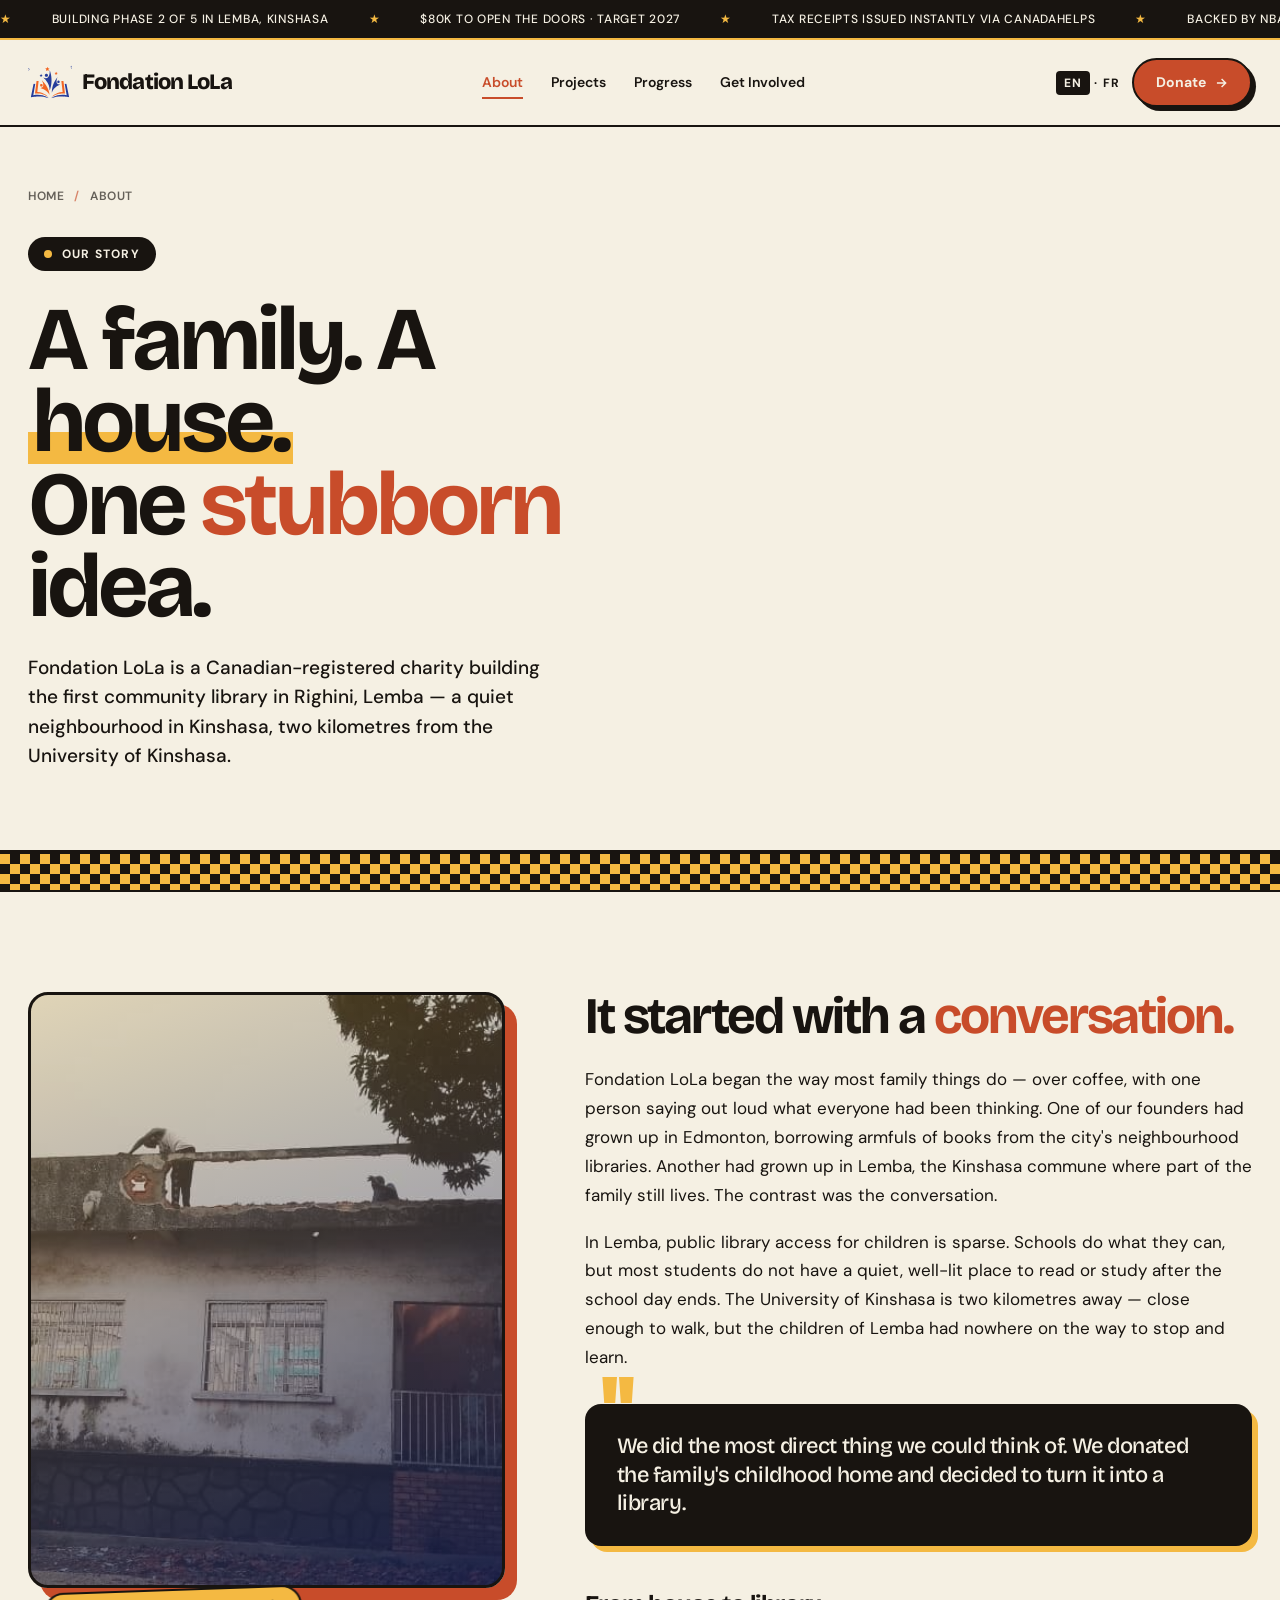
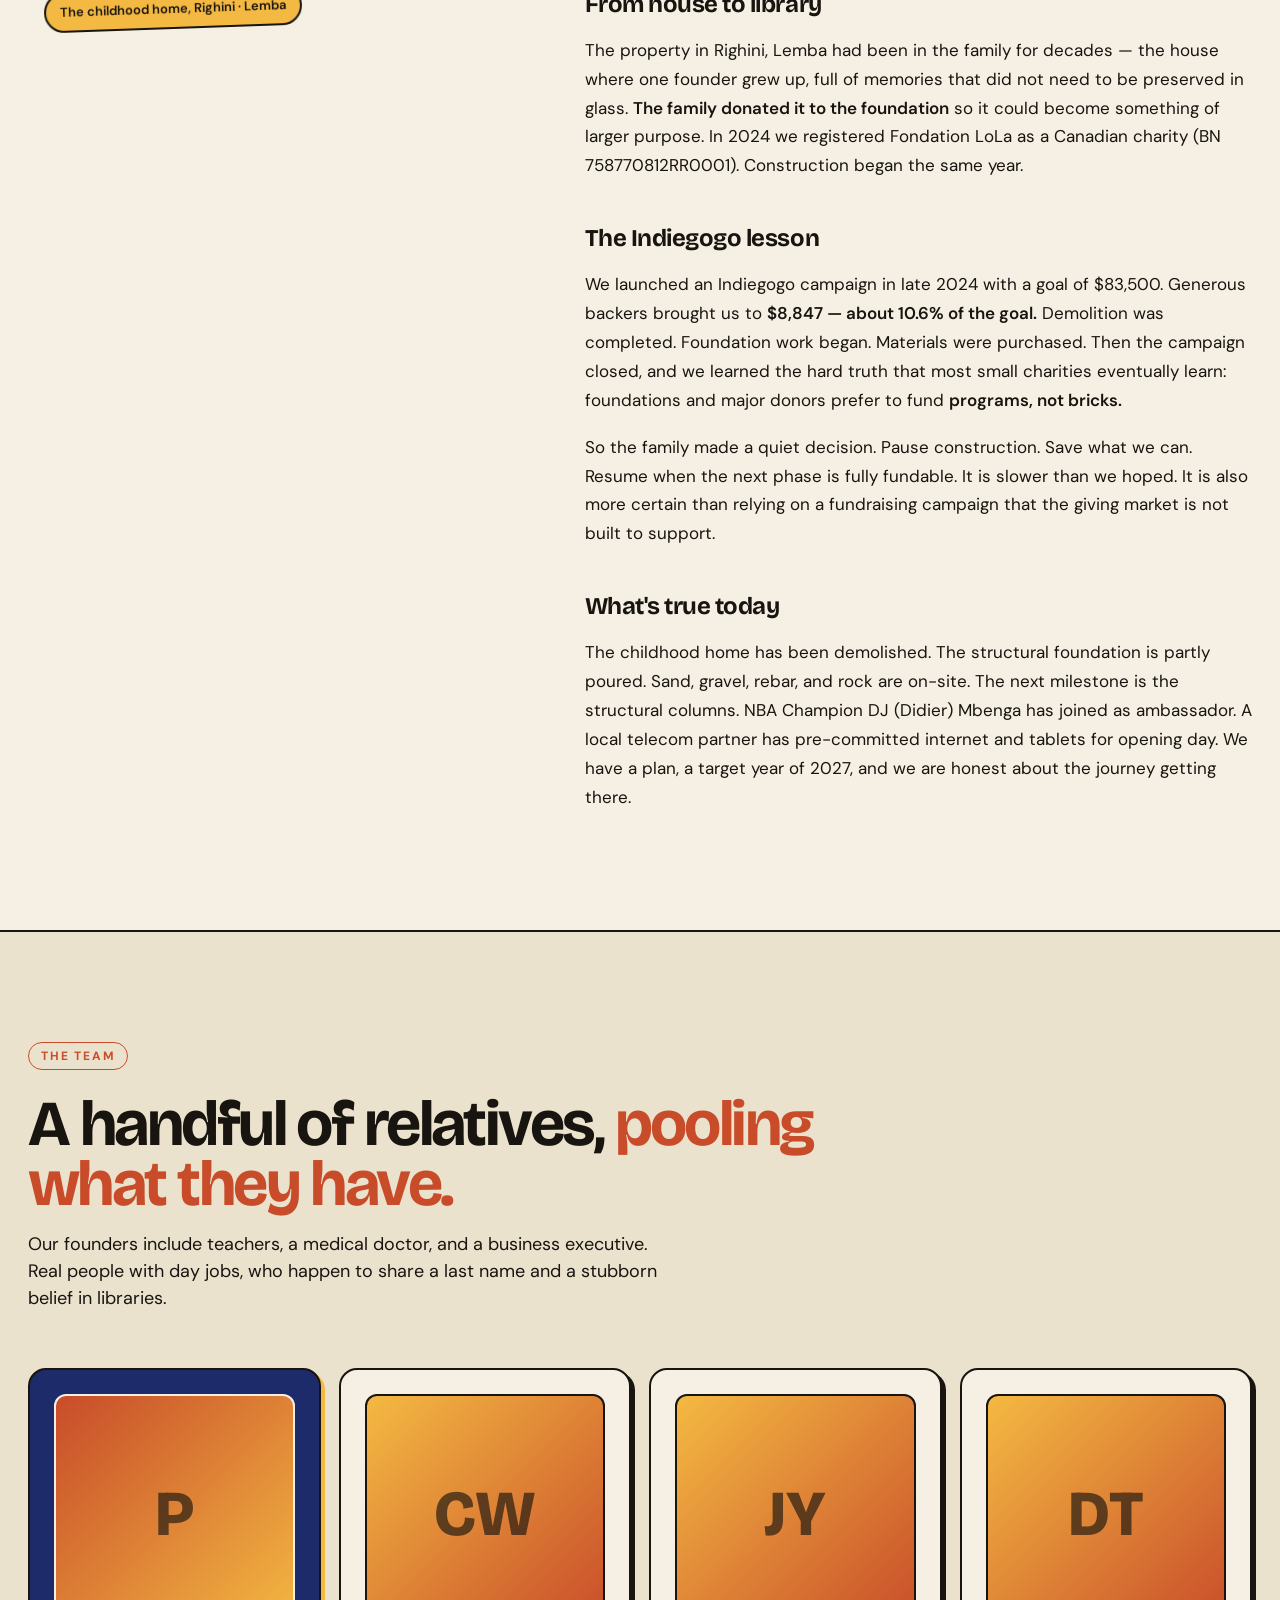
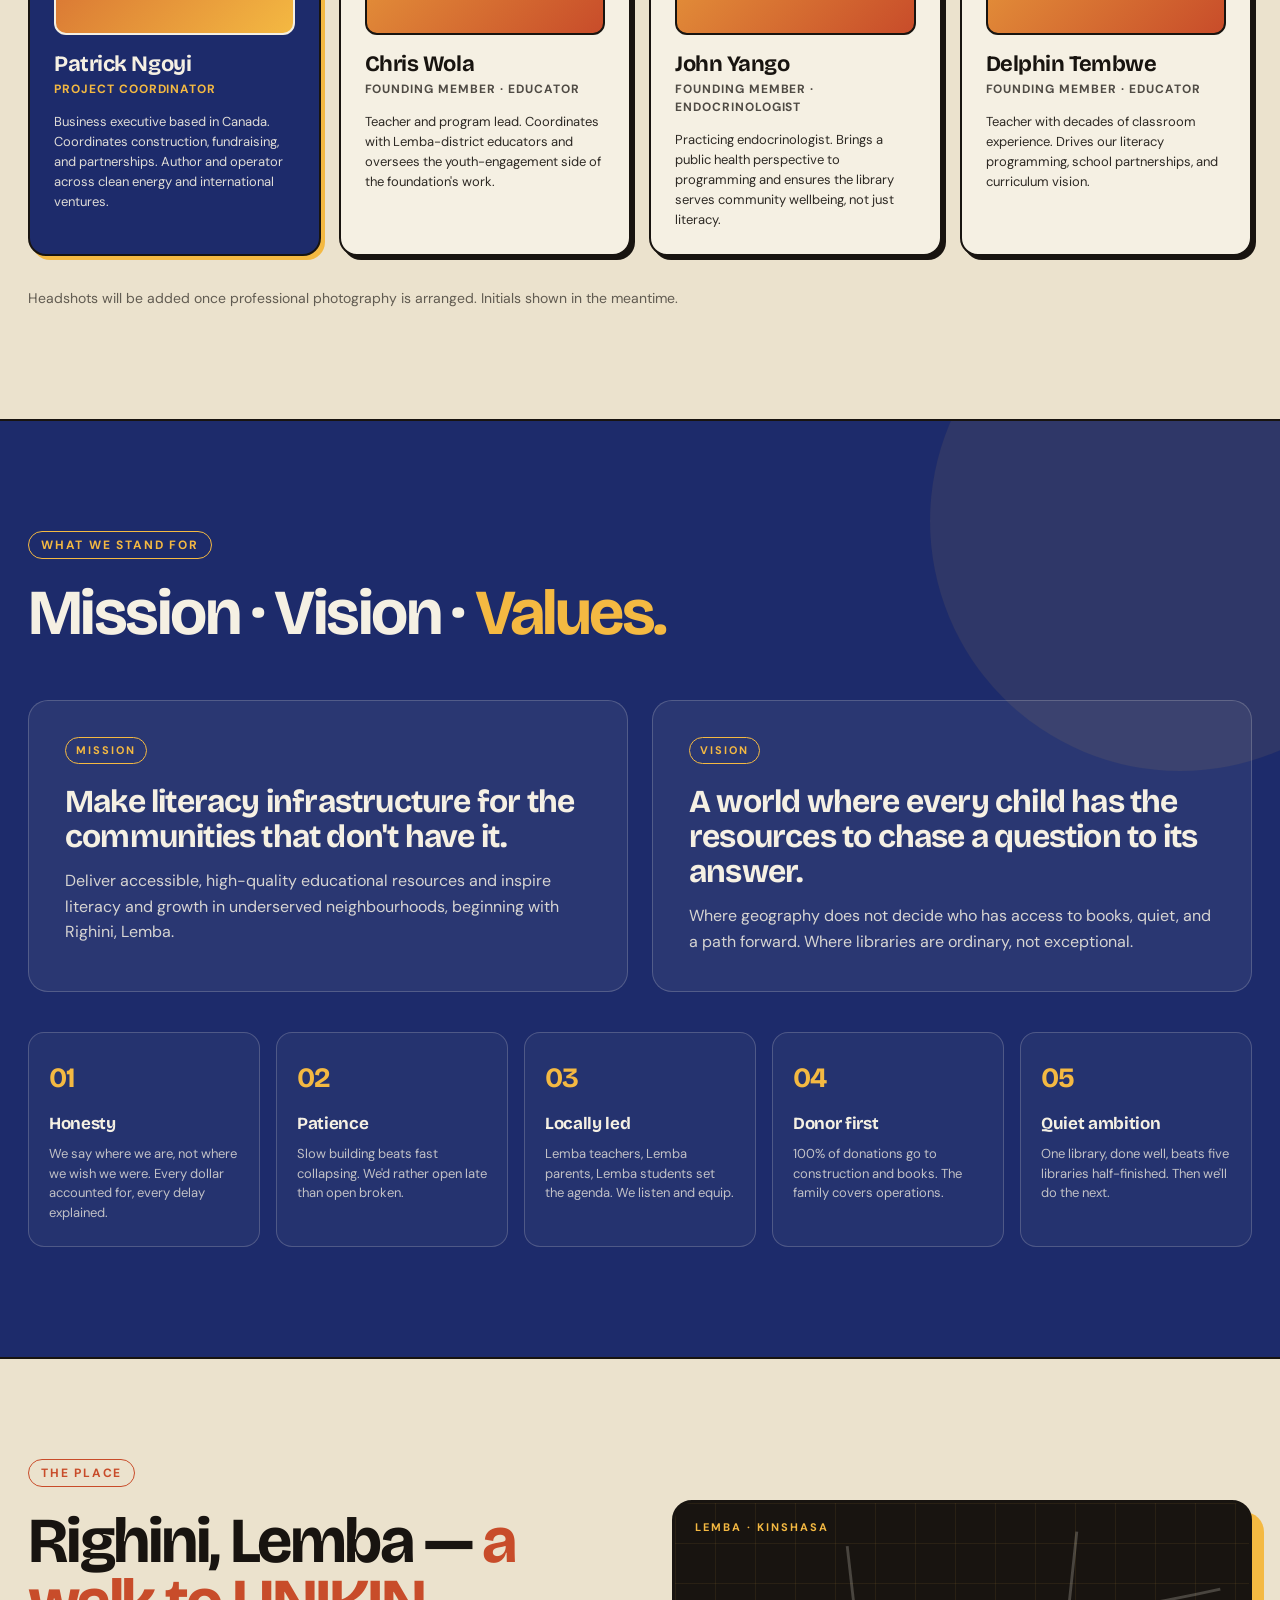
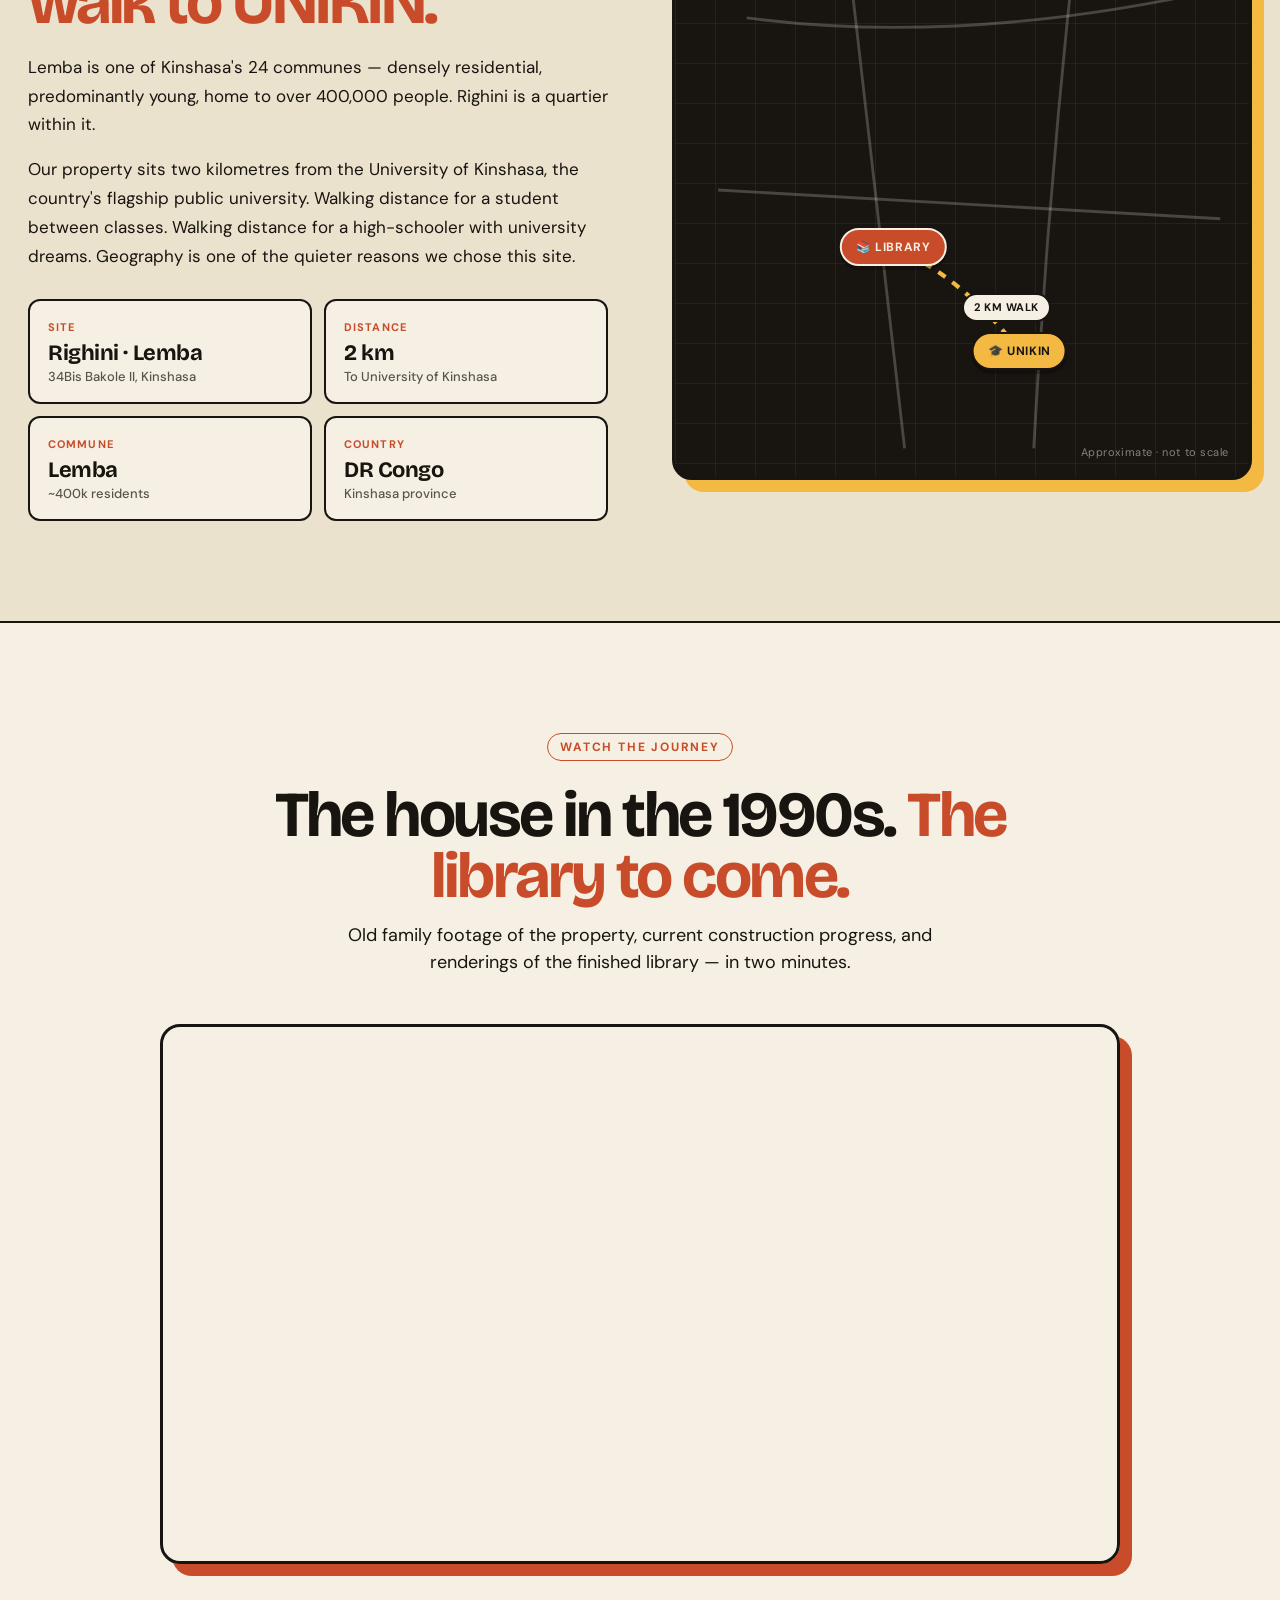
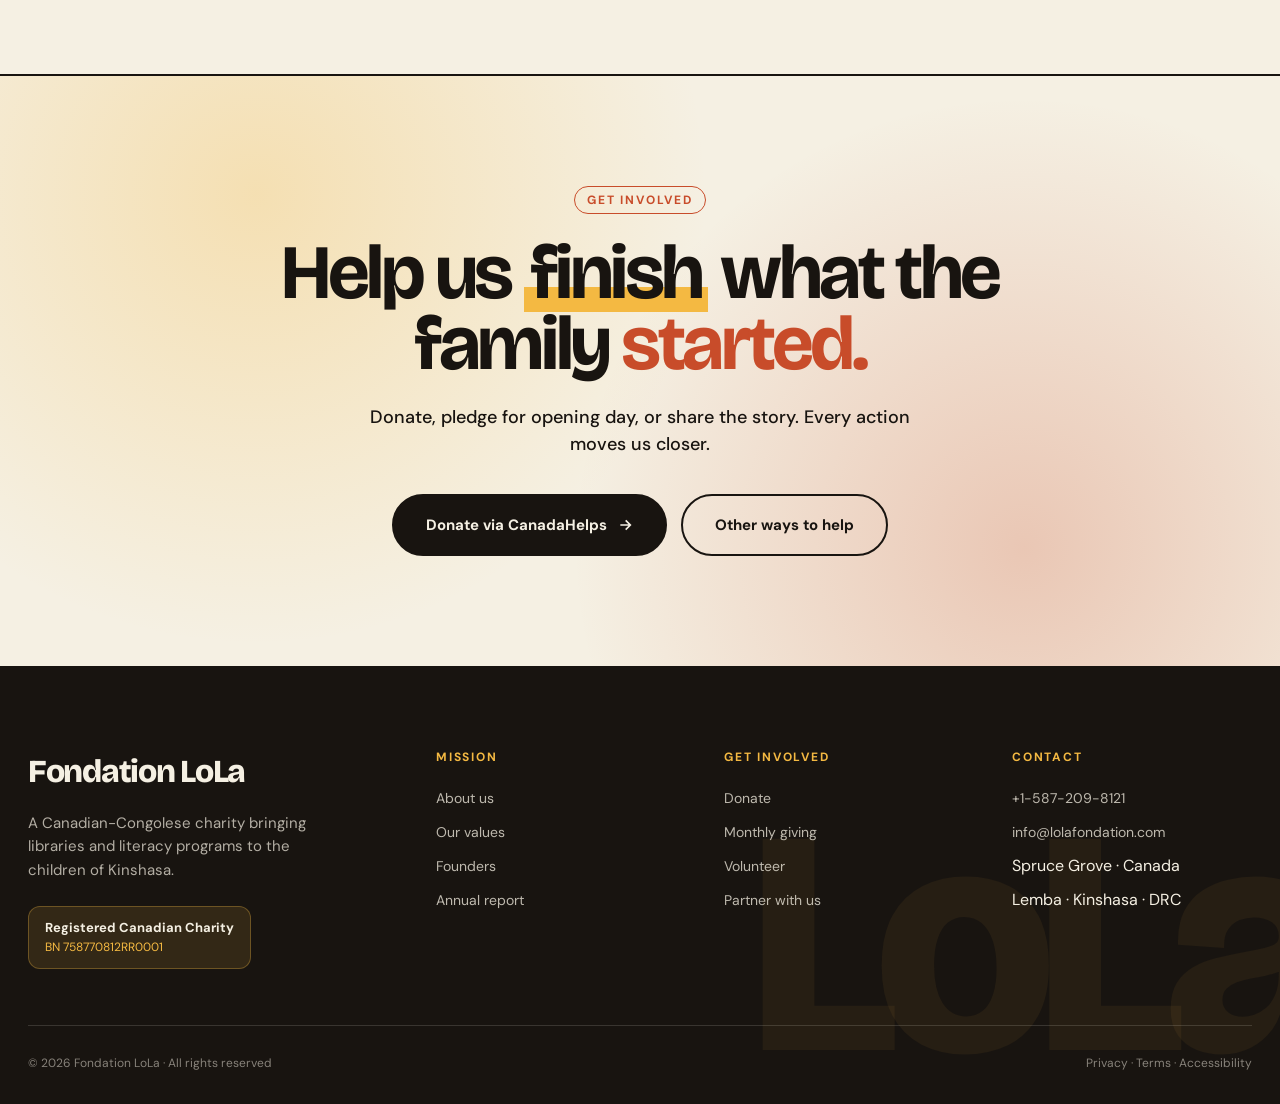
<file: about.html>
<!DOCTYPE html>
<html lang="en">
<head>
<meta charset="UTF-8">
<meta name="viewport" content="width=device-width, initial-scale=1.0">
<title>About · Fondation LoLa</title>
<link rel="preconnect" href="https://fonts.googleapis.com">
<link rel="preconnect" href="https://fonts.gstatic.com" crossorigin>
<link href="https://fonts.googleapis.com/css2?family=Bricolage+Grotesque:opsz,wght@10..48,300;10..48,400;10..48,500;10..48,600;10..48,700;10..48,800&family=DM+Sans:wght@400;500;600&display=swap" rel="stylesheet">
<link rel="stylesheet" href="styles.css">
<style>
  /* STORY */
  .story-section {
    padding: 100px 0;
    background: var(--cream);
    border-bottom: 2px solid var(--ink);
  }
  .story-grid {
    display: grid;
    grid-template-columns: 1fr 1.4fr;
    gap: 80px;
    align-items: start;
  }
  .story-image {
    aspect-ratio: 4/5;
    background:
      linear-gradient(160deg, rgba(244, 185, 66, 0.3) 0%, rgba(29, 43, 107, 0.6) 100%),
      url('images/original-house-pre-demolition.jpg') center/cover;
    border: 3px solid var(--ink);
    border-radius: 20px;
    box-shadow: 12px 12px 0 var(--clay);
    position: sticky;
    top: 120px;
  }
  .story-image-caption {
    position: absolute;
    bottom: -40px;
    left: 16px;
    font-size: 13px;
    font-weight: 600;
    color: var(--ink);
    background: var(--sun);
    border: 2px solid var(--ink);
    padding: 8px 14px;
    border-radius: 999px;
    transform: rotate(-2deg);
  }
  .story-body h2 {
    font-family: 'Bricolage Grotesque', sans-serif;
    font-size: clamp(36px, 4vw, 56px);
    line-height: 0.95;
    letter-spacing: -0.04em;
    font-weight: 700;
    margin-bottom: 24px;
    color: var(--ink);
  }
  .story-body h2 .clay { color: var(--clay); }
  .story-body h3 {
    font-family: 'Bricolage Grotesque', sans-serif;
    font-size: 24px;
    font-weight: 700;
    letter-spacing: -0.02em;
    margin-top: 40px;
    margin-bottom: 14px;
    color: var(--ink);
  }
  .story-body p {
    font-size: 17px;
    line-height: 1.7;
    color: var(--ink);
    margin-bottom: 18px;
  }
  .story-body p strong { font-weight: 600; }
  .story-pull {
    background: var(--ink);
    color: var(--cream);
    padding: 28px 32px;
    border-radius: 16px;
    font-family: 'Bricolage Grotesque', sans-serif;
    font-size: 22px;
    line-height: 1.3;
    font-weight: 500;
    letter-spacing: -0.02em;
    margin: 32px 0;
    box-shadow: 6px 6px 0 var(--sun);
    position: relative;
  }
  .story-pull::before {
    content: '"';
    position: absolute;
    top: -40px;
    left: 16px;
    font-size: 100px;
    color: var(--sun);
    font-weight: 800;
    line-height: 1;
  }

  /* FOUNDERS */
  .founders {
    padding: 110px 0;
    background: var(--cream-deep);
    border-bottom: 2px solid var(--ink);
  }
  .founders-header { margin-bottom: 56px; max-width: 800px; }
  .founders h2 {
    font-family: 'Bricolage Grotesque', sans-serif;
    font-size: clamp(40px, 5vw, 72px);
    line-height: 0.95;
    letter-spacing: -0.04em;
    font-weight: 700;
    color: var(--ink);
    margin-bottom: 16px;
  }
  .founders h2 .clay { color: var(--clay); }
  .founders-lead { font-size: 18px; color: var(--ink); max-width: 640px; }
  .founder-grid {
    display: grid;
    grid-template-columns: repeat(4, 1fr);
    gap: 18px;
  }
  .founder {
    background: var(--cream);
    border: 2px solid var(--ink);
    border-radius: 18px;
    padding: 24px;
    box-shadow: 4px 4px 0 var(--ink);
    transition: all 0.15s;
  }
  .founder:hover { transform: translate(-2px, -2px); box-shadow: 6px 6px 0 var(--ink); }
  .founder.featured { background: var(--indigo); color: var(--cream); box-shadow: 4px 4px 0 var(--sun); }
  .founder.featured:hover { box-shadow: 6px 6px 0 var(--sun); }
  .founder-photo {
    aspect-ratio: 1;
    border-radius: 12px;
    background: linear-gradient(135deg, var(--sun), var(--clay));
    border: 2px solid var(--ink);
    margin-bottom: 18px;
    position: relative;
    overflow: hidden;
  }
  .founder.featured .founder-photo { background: linear-gradient(135deg, var(--clay), var(--sun)); border-color: var(--cream); }
  .founder-photo::after {
    content: attr(data-initial);
    position: absolute;
    inset: 0;
    display: flex;
    align-items: center;
    justify-content: center;
    font-family: 'Bricolage Grotesque', sans-serif;
    font-size: 64px;
    font-weight: 800;
    color: var(--ink);
    opacity: 0.65;
  }
  .founder h3 {
    font-family: 'Bricolage Grotesque', sans-serif;
    font-size: 22px;
    font-weight: 700;
    letter-spacing: -0.02em;
    line-height: 1.05;
    margin-bottom: 4px;
  }
  .founder-role {
    font-size: 12px;
    font-weight: 700;
    text-transform: uppercase;
    letter-spacing: 0.08em;
    opacity: 0.75;
    margin-bottom: 14px;
  }
  .founder.featured .founder-role { color: var(--sun); opacity: 1; }
  .founder-bio { font-size: 13px; line-height: 1.55; opacity: 0.9; }

  /* MISSION VISION VALUES */
  .mvv {
    padding: 110px 0;
    background: var(--indigo);
    color: var(--cream);
    border-bottom: 2px solid var(--ink);
    position: relative;
    overflow: hidden;
  }
  .mvv::before {
    content: '';
    position: absolute;
    top: -150px;
    right: -150px;
    width: 500px;
    height: 500px;
    background: var(--sun);
    border-radius: 50%;
    opacity: 0.08;
    pointer-events: none;
  }
  .mvv-header { margin-bottom: 56px; max-width: 800px; position: relative; z-index: 2; }
  .mvv-header h2 {
    font-family: 'Bricolage Grotesque', sans-serif;
    font-size: clamp(40px, 5vw, 72px);
    line-height: 0.95;
    letter-spacing: -0.04em;
    font-weight: 700;
  }
  .mvv-header h2 .yellow { color: var(--sun); }
  .mvv-grid {
    display: grid;
    grid-template-columns: 1fr 1fr;
    gap: 24px;
    margin-bottom: 24px;
    position: relative;
    z-index: 2;
  }
  .mvv-card {
    background: rgba(245, 240, 227, 0.06);
    border: 1.5px solid rgba(245, 240, 227, 0.2);
    border-radius: 20px;
    padding: 36px;
  }
  .mvv-card .label {
    display: inline-block;
    font-size: 11px;
    font-weight: 700;
    letter-spacing: 0.18em;
    text-transform: uppercase;
    color: var(--sun);
    border: 1px solid var(--sun);
    padding: 4px 10px;
    border-radius: 999px;
    margin-bottom: 20px;
  }
  .mvv-card h3 {
    font-family: 'Bricolage Grotesque', sans-serif;
    font-size: 32px;
    line-height: 1.1;
    letter-spacing: -0.025em;
    font-weight: 700;
    margin-bottom: 14px;
  }
  .mvv-card p { font-size: 16px; line-height: 1.6; color: rgba(245, 240, 227, 0.85); }

  .values-grid {
    display: grid;
    grid-template-columns: repeat(5, 1fr);
    gap: 16px;
    position: relative;
    z-index: 2;
    margin-top: 40px;
  }
  .value {
    background: rgba(245, 240, 227, 0.04);
    border: 1.5px solid rgba(245, 240, 227, 0.2);
    border-radius: 16px;
    padding: 24px 20px;
    transition: background 0.25s;
  }
  .value:hover { background: rgba(244, 185, 66, 0.12); border-color: var(--sun); }
  .value-num {
    font-family: 'Bricolage Grotesque', sans-serif;
    font-size: 28px;
    color: var(--sun);
    font-weight: 700;
    margin-bottom: 12px;
    letter-spacing: -0.03em;
  }
  .value h4 {
    font-family: 'Bricolage Grotesque', sans-serif;
    font-size: 17px;
    font-weight: 700;
    letter-spacing: -0.02em;
    margin-bottom: 8px;
  }
  .value p { font-size: 13px; line-height: 1.5; color: rgba(245, 240, 227, 0.75); }

  /* LOCATION */
  .location-section {
    padding: 100px 0;
    background: var(--cream-deep);
    border-bottom: 2px solid var(--ink);
  }
  .location-grid {
    display: grid;
    grid-template-columns: 1fr 1fr;
    gap: 64px;
    align-items: center;
  }
  .location-grid h2 {
    font-family: 'Bricolage Grotesque', sans-serif;
    font-size: clamp(40px, 5vw, 64px);
    line-height: 0.95;
    letter-spacing: -0.04em;
    font-weight: 700;
    color: var(--ink);
    margin-bottom: 20px;
  }
  .location-grid h2 .clay { color: var(--clay); }
  .location-grid p { font-size: 17px; line-height: 1.7; color: var(--ink); margin-bottom: 16px; }
  .location-meta {
    display: grid;
    grid-template-columns: 1fr 1fr;
    gap: 12px;
    margin-top: 28px;
  }
  .location-meta-item {
    background: var(--cream);
    border: 2px solid var(--ink);
    padding: 18px;
    border-radius: 12px;
  }
  .location-meta-item .lab { font-size: 11px; font-weight: 700; letter-spacing: 0.1em; text-transform: uppercase; color: var(--clay); margin-bottom: 6px; }
  .location-meta-item .val { font-family: 'Bricolage Grotesque', sans-serif; font-size: 22px; font-weight: 700; letter-spacing: -0.02em; line-height: 1.1; }
  .location-meta-item .val small { display: block; font-family: 'DM Sans', sans-serif; font-size: 13px; font-weight: 500; color: var(--ink); opacity: 0.7; margin-top: 4px; letter-spacing: 0; }

  .map-card {
    background: var(--ink);
    border: 3px solid var(--ink);
    border-radius: 20px;
    box-shadow: 12px 12px 0 var(--sun);
    aspect-ratio: 1;
    position: relative;
    overflow: hidden;
    color: var(--cream);
  }
  .map-svg { width: 100%; height: 100%; }
  .map-pin {
    position: absolute;
    background: var(--clay);
    color: var(--cream);
    padding: 8px 14px;
    border-radius: 999px;
    border: 2px solid var(--cream);
    font-size: 12px;
    font-weight: 700;
    letter-spacing: 0.05em;
    text-transform: uppercase;
    box-shadow: 0 4px 0 rgba(0,0,0,0.3);
    z-index: 2;
  }
  .map-pin.library { top: 60%; left: 38%; transform: translate(-50%, -50%); }
  .map-pin.unikin { top: 78%; left: 60%; transform: translate(-50%, -50%); background: var(--sun); color: var(--ink); border-color: var(--ink); }
  .map-pin.dot {
    width: 14px; height: 14px;
    padding: 0;
    border-radius: 50%;
  }
  .map-line {
    position: absolute;
    top: 60%; left: 38%;
    width: 30%;
    height: 2px;
    background: repeating-linear-gradient(90deg, var(--cream) 0 6px, transparent 6px 12px);
    transform: rotate(20deg);
    transform-origin: left center;
  }
  .map-distance {
    position: absolute;
    top: 68%; left: 50%;
    background: var(--cream);
    color: var(--ink);
    padding: 4px 10px;
    border-radius: 999px;
    font-size: 11px;
    font-weight: 700;
    letter-spacing: 0.05em;
    text-transform: uppercase;
    border: 2px solid var(--ink);
    z-index: 3;
  }
  .map-grid-bg {
    position: absolute;
    inset: 0;
    background-image:
      linear-gradient(rgba(244, 185, 66, 0.08) 1px, transparent 1px),
      linear-gradient(90deg, rgba(244, 185, 66, 0.08) 1px, transparent 1px);
    background-size: 40px 40px;
  }
  .map-label {
    position: absolute;
    top: 16px; left: 20px;
    font-size: 11px;
    font-weight: 700;
    letter-spacing: 0.18em;
    text-transform: uppercase;
    color: var(--sun);
  }
  .map-label-bottom {
    position: absolute;
    bottom: 16px; right: 20px;
    font-size: 11px;
    color: rgba(245, 240, 227, 0.5);
    letter-spacing: 0.05em;
  }

  /* VIDEO */
  .video-section {
    padding: 110px 0;
    background: var(--cream);
    border-bottom: 2px solid var(--ink);
    text-align: center;
  }
  .video-section h2 {
    font-family: 'Bricolage Grotesque', sans-serif;
    font-size: clamp(40px, 5vw, 72px);
    line-height: 0.95;
    letter-spacing: -0.04em;
    font-weight: 700;
    color: var(--ink);
    margin-bottom: 16px;
    max-width: 900px;
    margin-left: auto;
    margin-right: auto;
  }
  .video-section h2 .clay { color: var(--clay); }
  .video-section .lead { font-size: 18px; color: var(--ink); max-width: 600px; margin: 0 auto 48px; }
  .video-wrap {
    max-width: 960px;
    margin: 0 auto;
    aspect-ratio: 16/9;
    border: 3px solid var(--ink);
    border-radius: 20px;
    overflow: hidden;
    box-shadow: 12px 12px 0 var(--clay);
  }
  .video-wrap iframe { width: 100%; height: 100%; border: 0; display: block; }

  @media (max-width: 1000px) {
    .story-grid { grid-template-columns: 1fr; gap: 40px; }
    .story-image { position: static; }
    .founder-grid { grid-template-columns: repeat(2, 1fr); }
    .mvv-grid { grid-template-columns: 1fr; }
    .values-grid { grid-template-columns: repeat(2, 1fr); }
    .location-grid { grid-template-columns: 1fr; gap: 40px; }
  }
</style>
</head>
<body>

<div class="ticker">
  <div class="ticker-track">
    <span>Building Phase 2 of 5 in Lemba, Kinshasa</span>
    <span>$80K to open the doors · Target 2027</span>
    <span>Tax receipts issued instantly via CanadaHelps</span>
    <span>Backed by NBA Champion DJ Mbenga</span>
    <span>Building Phase 2 of 5 in Lemba, Kinshasa</span>
    <span>$80K to open the doors · Target 2027</span>
    <span>Tax receipts issued instantly via CanadaHelps</span>
    <span>Backed by NBA Champion DJ Mbenga</span>
  </div>
</div>

<nav class="site-nav">
  <div class="container nav-row">
    <a href="index.html" class="logo">
      <div class="logo-mark"><img src="images/lola-icon.svg" alt="Fondation LoLa logo"></div>
      Fondation LoLa
    </a>
    <ul class="nav-links">
      <li><a href="about.html" class="active">About</a></li>
      <li><a href="projects.html">Projects</a></li>
      <li><a href="updates.html">Progress</a></li>
      <li><a href="get-involved.html">Get Involved</a></li>
    </ul>
    <div class="nav-actions">
      <div class="lang-toggle"><span class="active">EN</span> · <a href="fr/a-propos.html">FR</a></div>
      <a href="https://www.canadahelps.org/en/charities/fondation-lola/" target="_blank" rel="noopener" class="btn-donate">
        Donate
        <svg width="14" height="14" viewBox="0 0 24 24" fill="none" stroke="currentColor" stroke-width="2.5"><path d="M5 12h14M13 5l7 7-7 7"/></svg>
      </a>
    </div>
  </div>
</nav>

<section class="page-hero">
  <div class="container">
    <div class="breadcrumb">
      <a href="index.html">Home</a>
      <span class="sep">/</span>
      <span>About</span>
    </div>
    <div class="page-hero-grid">
      <div>
        <div class="page-hero-eyebrow"><span class="dot"></span>Our story</div>
        <h1>A family. A <span class="underline">house.</span><br>One <span class="accent">stubborn</span> idea.</h1>
        <p class="page-hero-lead">Fondation LoLa is a Canadian-registered charity building the first community library in Righini, Lemba — a quiet neighbourhood in Kinshasa, two kilometres from the University of Kinshasa.</p>
      </div>
    </div>
  </div>
</section>

<div class="pattern-strip"></div>

<section class="story-section">
  <div class="container">
    <div class="story-grid">
      <div style="position: relative;">
        <div class="story-image"></div>
        <div class="story-image-caption">The childhood home, Righini · Lemba</div>
      </div>
      <div class="story-body">
        <h2>It started with a <span class="clay">conversation.</span></h2>
        <p>Fondation LoLa began the way most family things do — over coffee, with one person saying out loud what everyone had been thinking. One of our founders had grown up in Edmonton, borrowing armfuls of books from the city's neighbourhood libraries. Another had grown up in Lemba, the Kinshasa commune where part of the family still lives. The contrast was the conversation.</p>
        <p>In Lemba, public library access for children is sparse. Schools do what they can, but most students do not have a quiet, well-lit place to read or study after the school day ends. The University of Kinshasa is two kilometres away — close enough to walk, but the children of Lemba had nowhere on the way to stop and learn.</p>

        <div class="story-pull">We did the most direct thing we could think of. We donated the family's childhood home and decided to turn it into a library.</div>

        <h3>From house to library</h3>
        <p>The property in Righini, Lemba had been in the family for decades — the house where one founder grew up, full of memories that did not need to be preserved in glass. <strong>The family donated it to the foundation</strong> so it could become something of larger purpose. In 2024 we registered Fondation LoLa as a Canadian charity (BN 758770812RR0001). Construction began the same year.</p>

        <h3>The Indiegogo lesson</h3>
        <p>We launched an Indiegogo campaign in late 2024 with a goal of $83,500. Generous backers brought us to <strong>$8,847 — about 10.6% of the goal.</strong> Demolition was completed. Foundation work began. Materials were purchased. Then the campaign closed, and we learned the hard truth that most small charities eventually learn: foundations and major donors prefer to fund <strong>programs, not bricks.</strong></p>
        <p>So the family made a quiet decision. Pause construction. Save what we can. Resume when the next phase is fully fundable. It is slower than we hoped. It is also more certain than relying on a fundraising campaign that the giving market is not built to support.</p>

        <h3>What's true today</h3>
        <p>The childhood home has been demolished. The structural foundation is partly poured. Sand, gravel, rebar, and rock are on-site. The next milestone is the structural columns. NBA Champion DJ (Didier) Mbenga has joined as ambassador. A local telecom partner has pre-committed internet and tablets for opening day. We have a plan, a target year of 2027, and we are honest about the journey getting there.</p>
      </div>
    </div>
  </div>
</section>

<section class="founders">
  <div class="container">
    <div class="founders-header">
      <div class="section-eyebrow">The team</div>
      <h2>A handful of relatives, <span class="clay">pooling what they have.</span></h2>
      <p class="founders-lead">Our founders include teachers, a medical doctor, and a business executive. Real people with day jobs, who happen to share a last name and a stubborn belief in libraries.</p>
    </div>
    <div class="founder-grid">
      <div class="founder featured">
        <div class="founder-photo" data-initial="P"></div>
        <h3>Patrick Ngoyi</h3>
        <div class="founder-role">Project Coordinator</div>
        <p class="founder-bio">Business executive based in Canada. Coordinates construction, fundraising, and partnerships. Author and operator across clean energy and international ventures.</p>
      </div>
      <div class="founder">
        <div class="founder-photo" data-initial="CW"></div>
        <h3>Chris Wola</h3>
        <div class="founder-role">Founding Member · Educator</div>
        <p class="founder-bio">Teacher and program lead. Coordinates with Lemba-district educators and oversees the youth-engagement side of the foundation's work.</p>
      </div>
      <div class="founder">
        <div class="founder-photo" data-initial="JY"></div>
        <h3>John Yango</h3>
        <div class="founder-role">Founding Member · Endocrinologist</div>
        <p class="founder-bio">Practicing endocrinologist. Brings a public health perspective to programming and ensures the library serves community wellbeing, not just literacy.</p>
      </div>
      <div class="founder">
        <div class="founder-photo" data-initial="DT"></div>
        <h3>Delphin Tembwe</h3>
        <div class="founder-role">Founding Member · Educator</div>
        <p class="founder-bio">Teacher with decades of classroom experience. Drives our literacy programming, school partnerships, and curriculum vision.</p>
      </div>
    </div>
    <p style="margin-top: 32px; font-size: 14px; color: var(--ink); opacity: 0.65;">Headshots will be added once professional photography is arranged. Initials shown in the meantime.</p>
  </div>
</section>

<section class="mvv">
  <div class="container">
    <div class="mvv-header">
      <div class="section-eyebrow dark">What we stand for</div>
      <h2>Mission · Vision · <span class="yellow">Values.</span></h2>
    </div>

    <div class="mvv-grid">
      <div class="mvv-card">
        <div class="label">Mission</div>
        <h3>Make literacy infrastructure for the communities that don't have it.</h3>
        <p>Deliver accessible, high-quality educational resources and inspire literacy and growth in underserved neighbourhoods, beginning with Righini, Lemba.</p>
      </div>
      <div class="mvv-card">
        <div class="label">Vision</div>
        <h3>A world where every child has the resources to chase a question to its answer.</h3>
        <p>Where geography does not decide who has access to books, quiet, and a path forward. Where libraries are ordinary, not exceptional.</p>
      </div>
    </div>

    <div class="values-grid">
      <div class="value">
        <div class="value-num">01</div>
        <h4>Honesty</h4>
        <p>We say where we are, not where we wish we were. Every dollar accounted for, every delay explained.</p>
      </div>
      <div class="value">
        <div class="value-num">02</div>
        <h4>Patience</h4>
        <p>Slow building beats fast collapsing. We'd rather open late than open broken.</p>
      </div>
      <div class="value">
        <div class="value-num">03</div>
        <h4>Locally led</h4>
        <p>Lemba teachers, Lemba parents, Lemba students set the agenda. We listen and equip.</p>
      </div>
      <div class="value">
        <div class="value-num">04</div>
        <h4>Donor first</h4>
        <p>100% of donations go to construction and books. The family covers operations.</p>
      </div>
      <div class="value">
        <div class="value-num">05</div>
        <h4>Quiet ambition</h4>
        <p>One library, done well, beats five libraries half-finished. Then we'll do the next.</p>
      </div>
    </div>
  </div>
</section>

<section class="location-section">
  <div class="container">
    <div class="location-grid">
      <div>
        <div class="section-eyebrow">The place</div>
        <h2>Righini, Lemba — <span class="clay">a walk to UNIKIN.</span></h2>
        <p>Lemba is one of Kinshasa's 24 communes — densely residential, predominantly young, home to over 400,000 people. Righini is a quartier within it.</p>
        <p>Our property sits two kilometres from the University of Kinshasa, the country's flagship public university. Walking distance for a student between classes. Walking distance for a high-schooler with university dreams. Geography is one of the quieter reasons we chose this site.</p>
        <div class="location-meta">
          <div class="location-meta-item">
            <div class="lab">Site</div>
            <div class="val">Righini · Lemba<small>34Bis Bakole II, Kinshasa</small></div>
          </div>
          <div class="location-meta-item">
            <div class="lab">Distance</div>
            <div class="val">2 km<small>To University of Kinshasa</small></div>
          </div>
          <div class="location-meta-item">
            <div class="lab">Commune</div>
            <div class="val">Lemba<small>~400k residents</small></div>
          </div>
          <div class="location-meta-item">
            <div class="lab">Country</div>
            <div class="val">DR Congo<small>Kinshasa province</small></div>
          </div>
        </div>
      </div>
      <div>
        <div class="map-card">
          <div class="map-grid-bg"></div>
          <div class="map-label">Lemba · Kinshasa</div>
          <svg class="map-svg" viewBox="0 0 400 400" xmlns="http://www.w3.org/2000/svg">
            <!-- decorative roads -->
            <path d="M50 80 Q200 100 380 60" stroke="rgba(245,240,227,0.22)" stroke-width="2" fill="none" stroke-dasharray="0"/>
            <path d="M30 200 L380 220" stroke="rgba(245,240,227,0.22)" stroke-width="2" fill="none"/>
            <path d="M120 30 L160 380" stroke="rgba(245,240,227,0.22)" stroke-width="2" fill="none"/>
            <path d="M280 20 Q260 200 250 380" stroke="rgba(245,240,227,0.22)" stroke-width="2" fill="none"/>
            <!-- the line connecting library to UNIKIN -->
            <path d="M152 240 Q200 260 240 312" stroke="#f4b942" stroke-width="3" fill="none" stroke-dasharray="6 6"/>
          </svg>
          <div class="map-pin library">📚 Library</div>
          <div class="map-pin unikin">🎓 UNIKIN</div>
          <div class="map-distance">2 km walk</div>
          <div class="map-label-bottom">Approximate · not to scale</div>
        </div>
      </div>
    </div>
  </div>
</section>

<section class="video-section">
  <div class="container">
    <div class="section-eyebrow">Watch the journey</div>
    <h2>The house in the 1990s. <span class="clay">The library to come.</span></h2>
    <p class="lead">Old family footage of the property, current construction progress, and renderings of the finished library — in two minutes.</p>
    <div class="video-wrap">
      <iframe src="https://www.youtube.com/embed/bRh3B3Lm8cM" title="Fondation LoLa — Project Story" allowfullscreen></iframe>
    </div>
  </div>
</section>

<section class="cta-block">
  <div class="container">
    <div class="section-eyebrow">Get involved</div>
    <h2>Help us <span class="underline">finish</span> what the<br>family <span class="clay">started.</span></h2>
    <p>Donate, pledge for opening day, or share the story. Every action moves us closer.</p>
    <div class="cta-buttons">
      <a href="https://www.canadahelps.org/en/charities/fondation-lola/" target="_blank" rel="noopener" class="btn-big">
        Donate via CanadaHelps
        <svg width="16" height="16" viewBox="0 0 24 24" fill="none" stroke="currentColor" stroke-width="2.5"><path d="M5 12h14M13 5l7 7-7 7"/></svg>
      </a>
      <a href="get-involved.html" class="btn-outline">Other ways to help</a>
    </div>
  </div>
</section>

<footer>
  <div class="container">
    <div class="footer-grid">
      <div>
        <div class="footer-brand">Fondation LoLa</div>
        <p class="footer-tagline">A Canadian-Congolese charity bringing libraries and literacy programs to the children of Kinshasa.</p>
        <div class="charity-no">
          <strong>Registered Canadian Charity</strong>
          BN 758770812RR0001
        </div>
      </div>
      <div>
        <h4>Mission</h4>
        <ul>
          <li><a href="about.html">About us</a></li>
          <li><a href="about.html#values">Our values</a></li>
          <li><a href="about.html#founders">Founders</a></li>
          <li><a href="updates.html">Annual report</a></li>
        </ul>
      </div>
      <div>
        <h4>Get involved</h4>
        <ul>
          <li><a href="https://www.canadahelps.org/en/charities/fondation-lola/" target="_blank" rel="noopener">Donate</a></li>
          <li><a href="get-involved.html#monthly">Monthly giving</a></li>
          <li><a href="get-involved.html#volunteer">Volunteer</a></li>
          <li><a href="get-involved.html#partner">Partner with us</a></li>
        </ul>
      </div>
      <div>
        <h4>Contact</h4>
        <ul>
          <li><a href="tel:+15872098121">+1-587-209-8121</a></li>
          <li><a href="mailto:info@lolafondation.com">info@lolafondation.com</a></li>
          <li>Spruce Grove · Canada</li>
          <li>Lemba · Kinshasa · DRC</li>
        </ul>
      </div>
    </div>
    <div class="footer-bottom">
      <div>© 2026 Fondation LoLa · All rights reserved</div>
      <div>Privacy · Terms · Accessibility</div>
    </div>
  </div>
</footer>

</body>
</html>
</file>
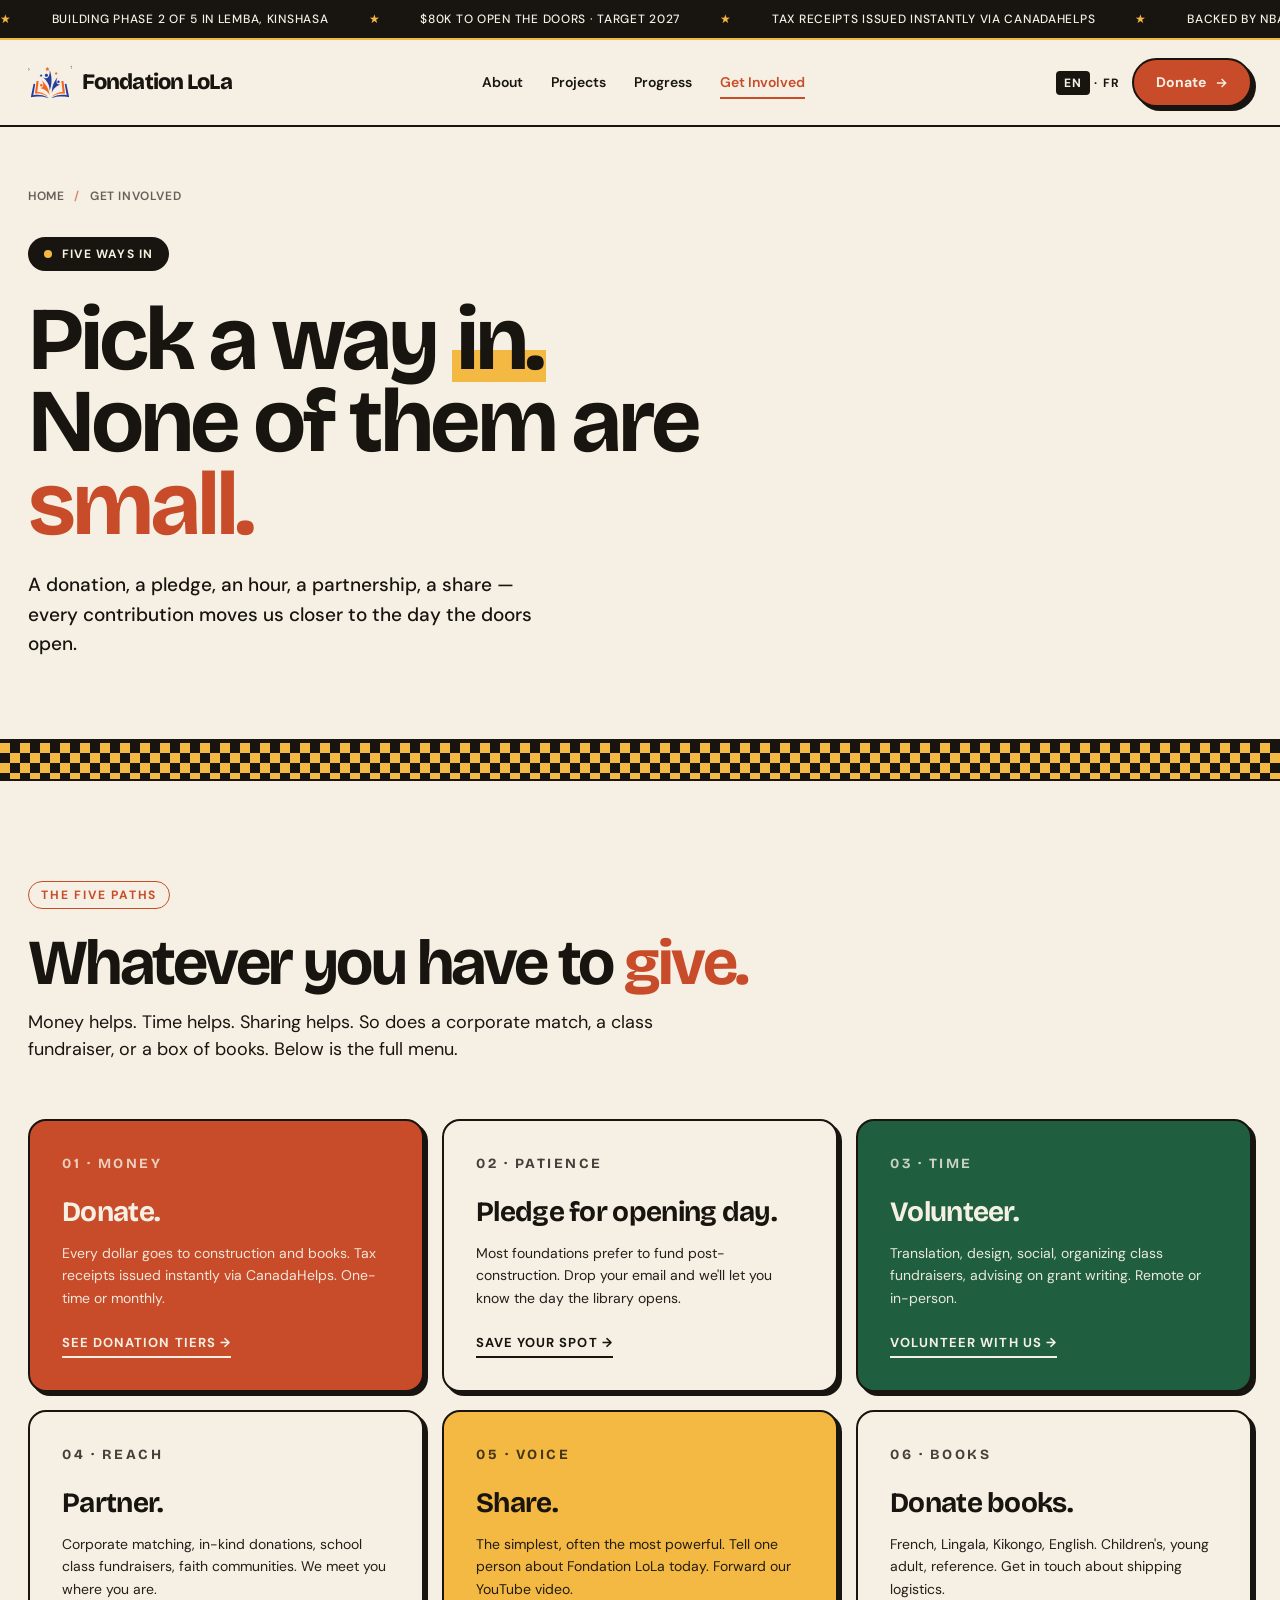
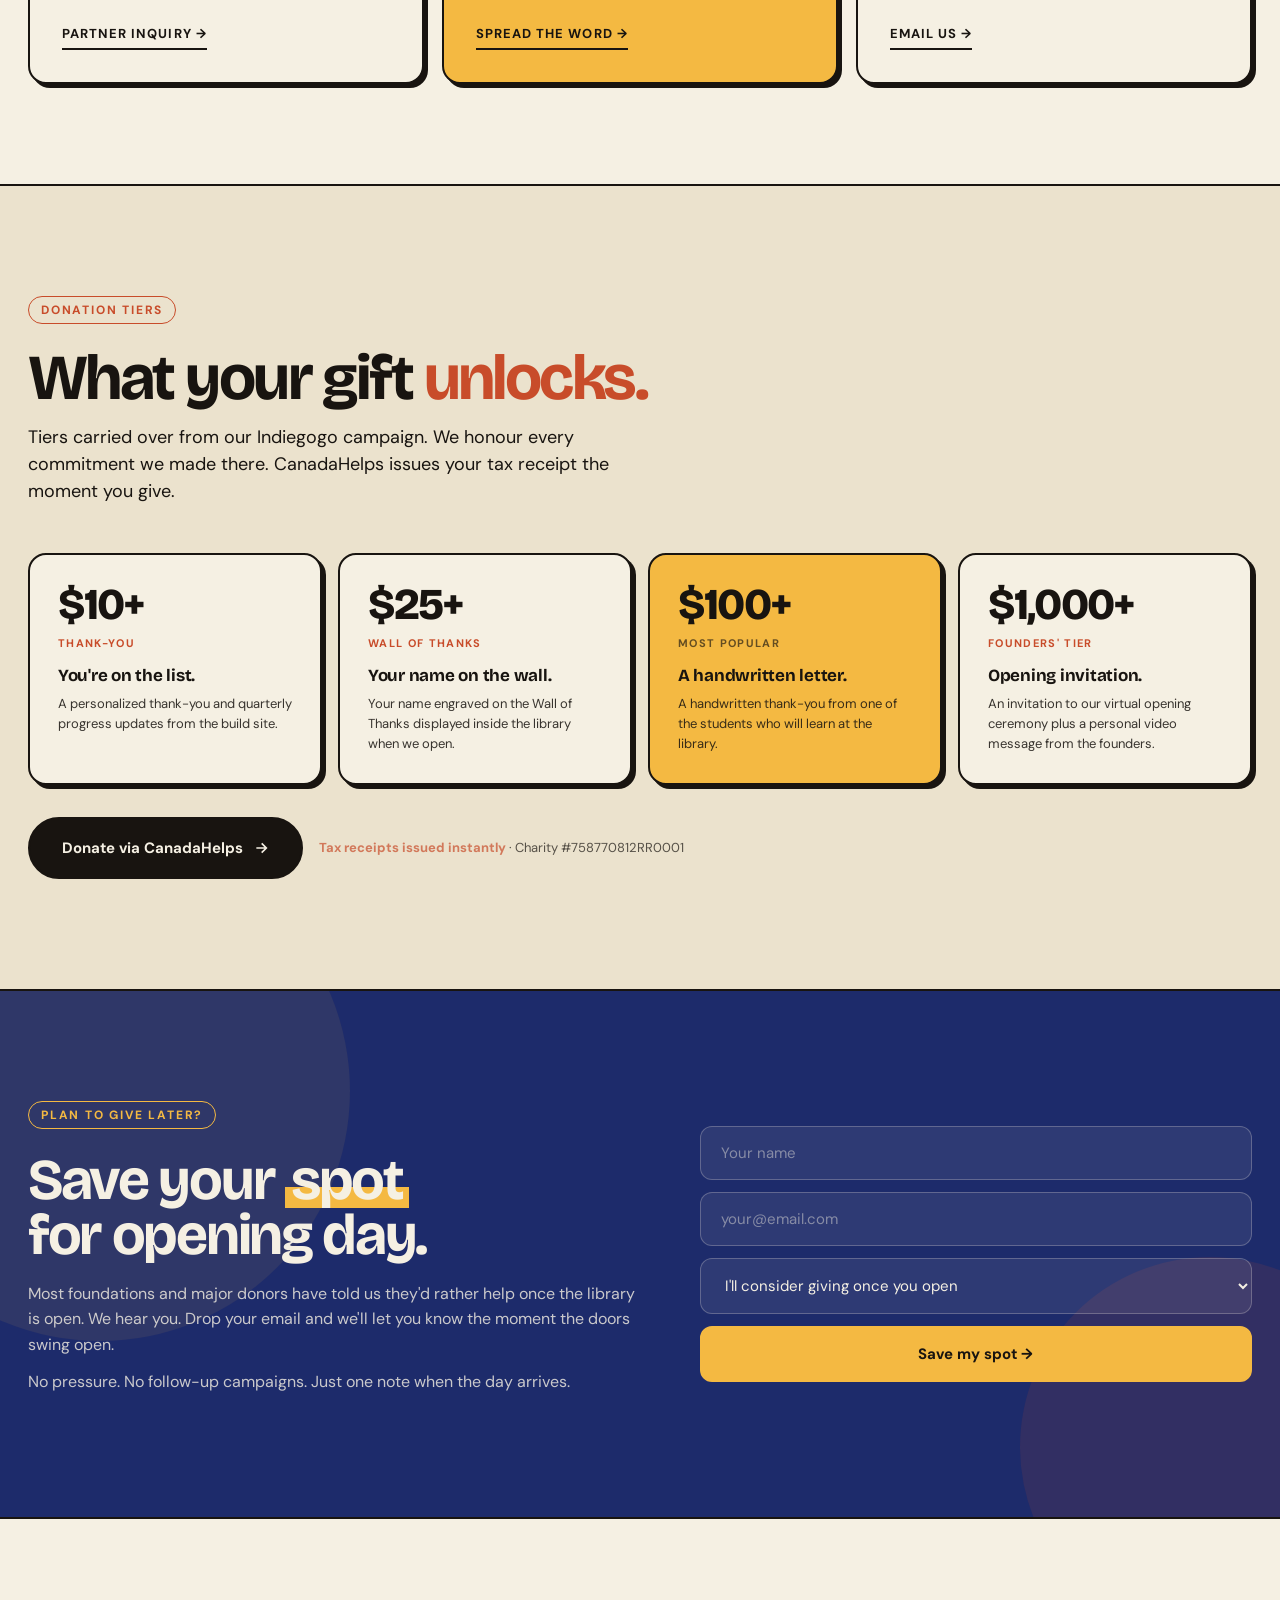
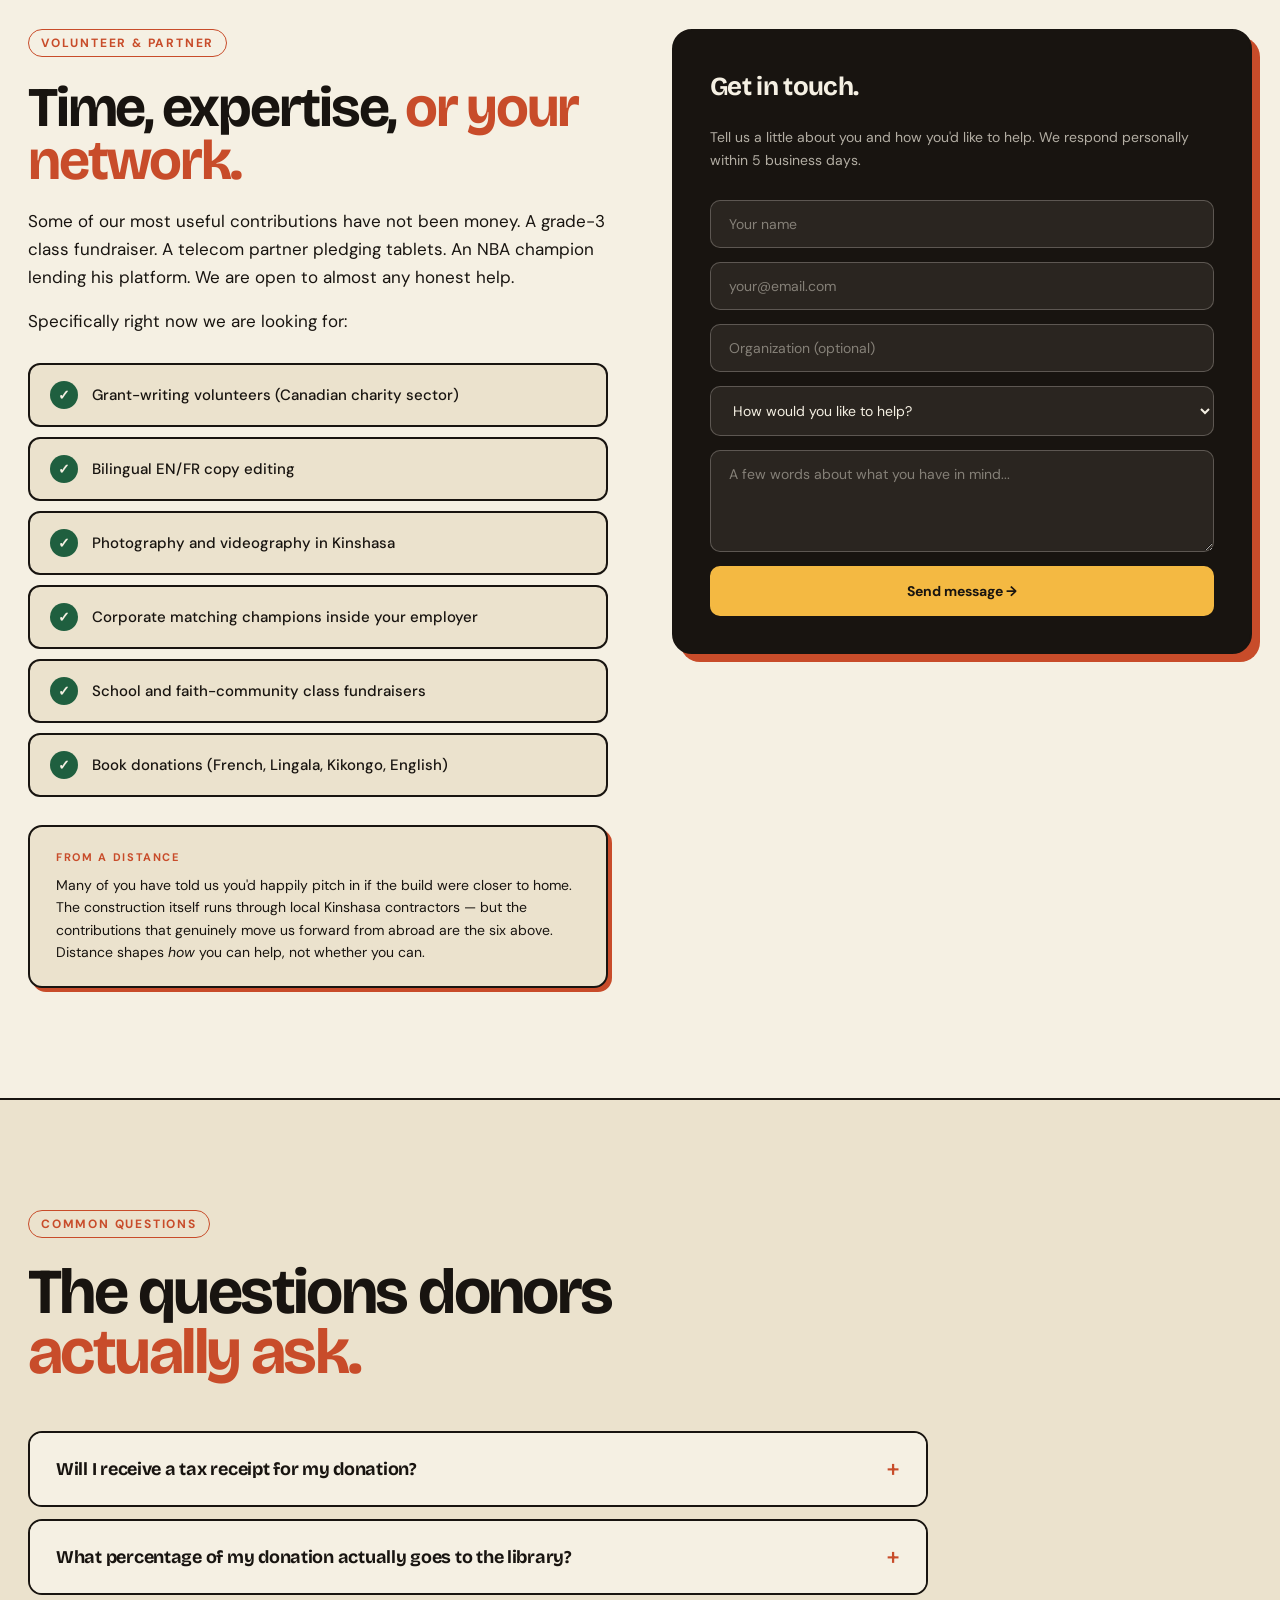
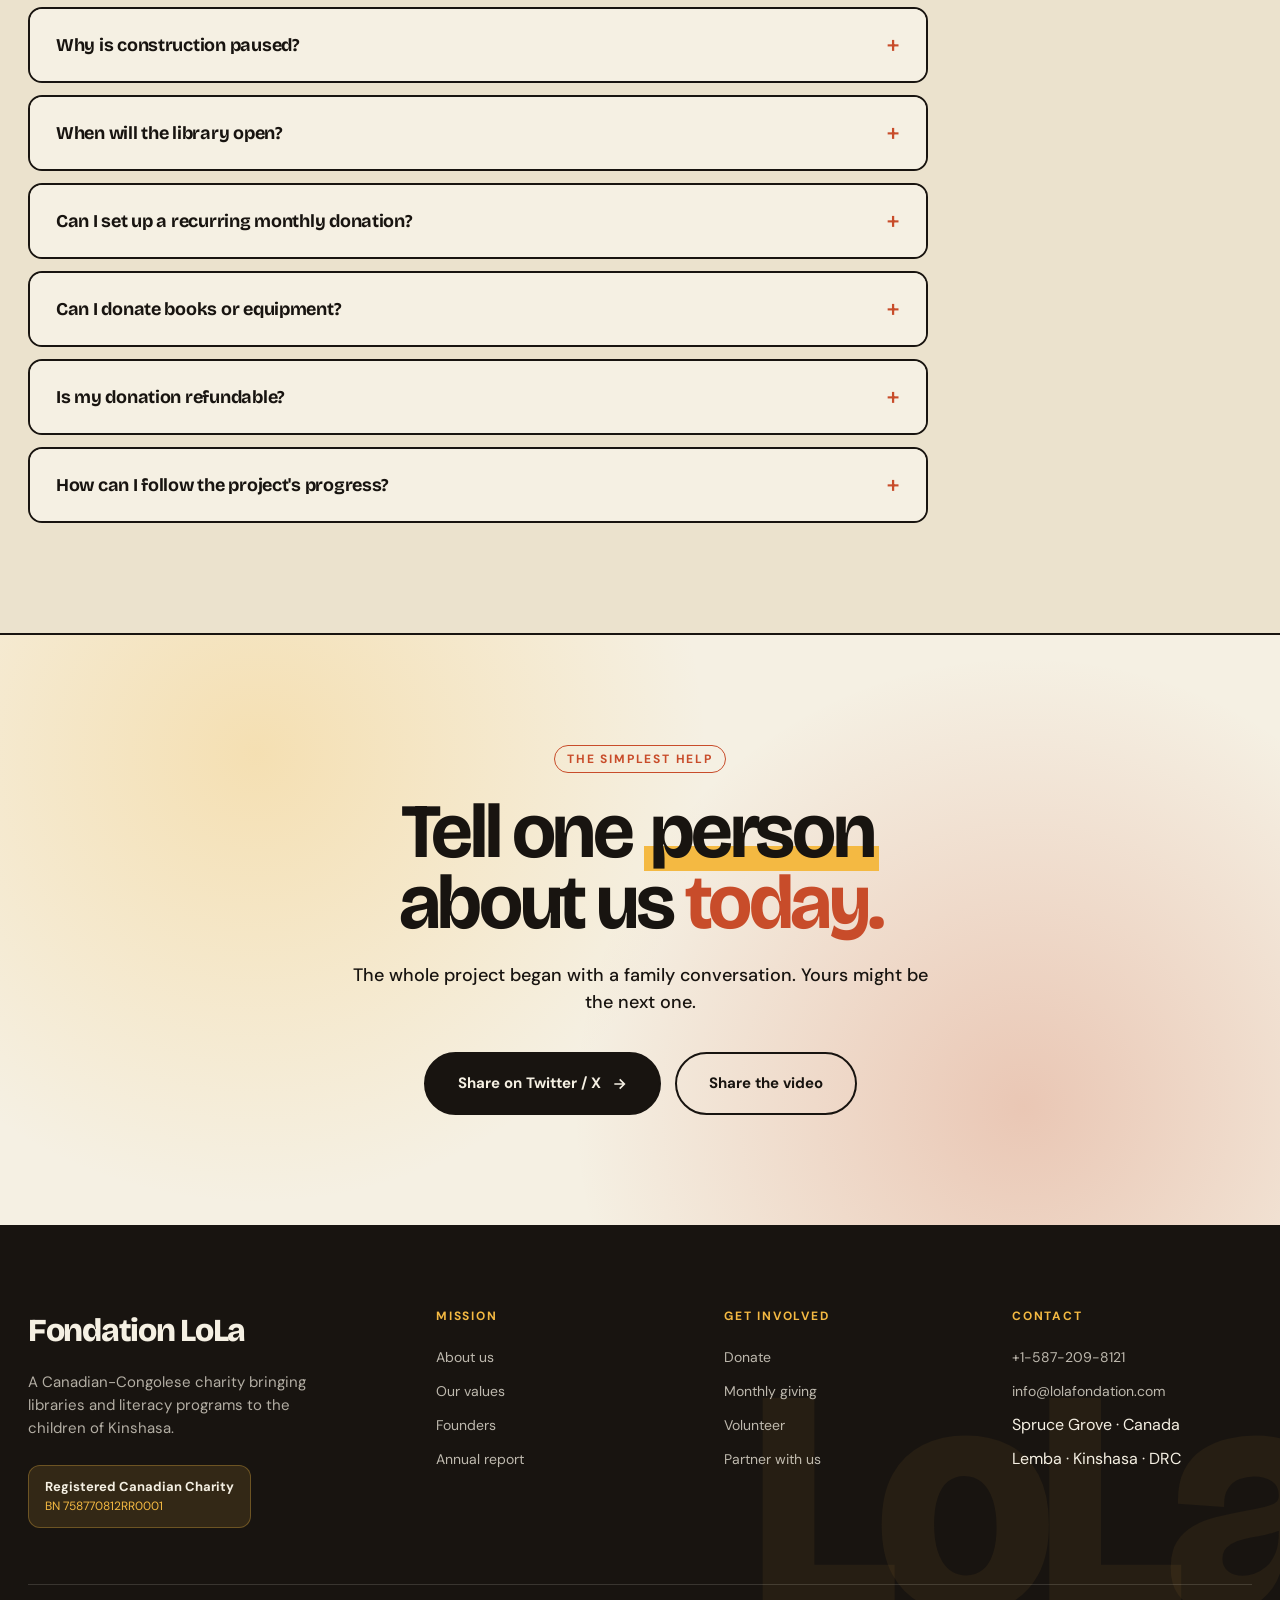
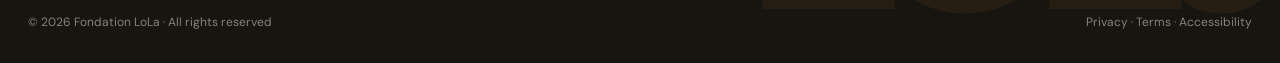
<file: get-involved.html>
<!DOCTYPE html>
<html lang="en">
<head>
<meta charset="UTF-8">
<meta name="viewport" content="width=device-width, initial-scale=1.0">
<title>Get Involved · Fondation LoLa</title>
<link rel="preconnect" href="https://fonts.googleapis.com">
<link rel="preconnect" href="https://fonts.gstatic.com" crossorigin>
<link href="https://fonts.googleapis.com/css2?family=Bricolage+Grotesque:opsz,wght@10..48,300;10..48,400;10..48,500;10..48,600;10..48,700;10..48,800&family=DM+Sans:wght@400;500;600&display=swap" rel="stylesheet">
<link rel="stylesheet" href="styles.css">
<style>
  /* WAYS TO HELP */
  .ways {
    padding: 100px 0;
    background: var(--cream);
    border-bottom: 2px solid var(--ink);
  }
  .ways-header { margin-bottom: 56px; max-width: 800px; }
  .ways h2 {
    font-family: 'Bricolage Grotesque', sans-serif;
    font-size: clamp(40px, 5vw, 72px);
    line-height: 0.95;
    letter-spacing: -0.04em;
    font-weight: 700;
    color: var(--ink);
    margin-bottom: 16px;
  }
  .ways h2 .clay { color: var(--clay); }
  .ways-lead { font-size: 18px; color: var(--ink); max-width: 640px; }
  .ways-grid {
    display: grid;
    grid-template-columns: repeat(3, 1fr);
    gap: 18px;
  }
  .way {
    background: var(--cream);
    border: 2px solid var(--ink);
    border-radius: 18px;
    padding: 32px;
    box-shadow: 4px 4px 0 var(--ink);
    transition: all 0.15s;
    display: flex;
    flex-direction: column;
  }
  .way:hover { transform: translate(-2px, -2px); box-shadow: 6px 6px 0 var(--ink); }
  .way:nth-child(1) { background: var(--clay); color: var(--cream); }
  .way:nth-child(3) { background: var(--leaf); color: var(--cream); }
  .way:nth-child(5) { background: var(--sun); }
  .way-num {
    font-family: 'Bricolage Grotesque', sans-serif;
    font-size: 14px;
    font-weight: 700;
    letter-spacing: 0.18em;
    text-transform: uppercase;
    margin-bottom: 24px;
    opacity: 0.8;
  }
  .way h3 {
    font-family: 'Bricolage Grotesque', sans-serif;
    font-size: 28px;
    font-weight: 700;
    letter-spacing: -0.025em;
    line-height: 1.05;
    margin-bottom: 14px;
  }
  .way p {
    font-size: 14px;
    line-height: 1.6;
    flex: 1;
    margin-bottom: 24px;
    opacity: 0.95;
  }
  .way-link {
    display: inline-flex;
    align-items: center;
    gap: 8px;
    font-size: 13px;
    font-weight: 700;
    text-transform: uppercase;
    letter-spacing: 0.08em;
    color: inherit;
    text-decoration: none;
    border-bottom: 2px solid currentColor;
    padding-bottom: 4px;
    align-self: flex-start;
    transition: gap 0.2s;
  }
  .way-link:hover { gap: 12px; }

  /* DONATE TIERS */
  .donate-section {
    padding: 110px 0;
    background: var(--cream-deep);
    border-bottom: 2px solid var(--ink);
  }
  .donate-header { margin-bottom: 48px; max-width: 800px; }
  .donate-section h2 {
    font-family: 'Bricolage Grotesque', sans-serif;
    font-size: clamp(40px, 5vw, 72px);
    line-height: 0.95;
    letter-spacing: -0.04em;
    font-weight: 700;
    color: var(--ink);
    margin-bottom: 16px;
  }
  .donate-section h2 .clay { color: var(--clay); }
  .donate-lead { font-size: 18px; color: var(--ink); max-width: 640px; }
  .tier-grid {
    display: grid;
    grid-template-columns: repeat(4, 1fr);
    gap: 16px;
    margin-bottom: 32px;
  }
  .tier {
    background: var(--cream);
    border: 2px solid var(--ink);
    border-radius: 18px;
    padding: 28px;
    box-shadow: 4px 4px 0 var(--ink);
    transition: all 0.15s;
    display: flex;
    flex-direction: column;
  }
  .tier:hover { transform: translate(-2px, -2px); box-shadow: 6px 6px 0 var(--ink); }
  .tier.featured { background: var(--sun); }
  .tier-amount {
    font-family: 'Bricolage Grotesque', sans-serif;
    font-size: 44px;
    font-weight: 800;
    letter-spacing: -0.03em;
    color: var(--ink);
    line-height: 1;
    margin-bottom: 8px;
  }
  .tier-perk-label {
    font-size: 11px;
    font-weight: 700;
    letter-spacing: 0.12em;
    text-transform: uppercase;
    color: var(--clay);
    margin-bottom: 14px;
  }
  .tier.featured .tier-perk-label { color: var(--ink); opacity: 0.65; }
  .tier h3 {
    font-family: 'Bricolage Grotesque', sans-serif;
    font-size: 17px;
    font-weight: 700;
    letter-spacing: -0.015em;
    line-height: 1.2;
    margin-bottom: 8px;
  }
  .tier p {
    font-size: 13px;
    line-height: 1.55;
    color: var(--ink);
    opacity: 0.85;
    flex: 1;
  }
  .donate-actions {
    display: flex;
    gap: 16px;
    align-items: center;
    flex-wrap: wrap;
  }
  .receipt-note {
    font-size: 13px;
    color: var(--ink);
    opacity: 0.7;
  }
  .receipt-note strong { color: var(--clay); font-weight: 700; }

  /* PLEDGE */
  .pledge {
    background: var(--indigo);
    color: var(--cream);
    padding: 110px 0;
    border-bottom: 2px solid var(--ink);
    position: relative;
    overflow: hidden;
  }
  .pledge::before {
    content: '';
    position: absolute;
    top: -150px;
    left: -150px;
    width: 500px;
    height: 500px;
    background: var(--sun);
    border-radius: 50%;
    opacity: 0.08;
  }
  .pledge::after {
    content: '';
    position: absolute;
    bottom: -120px;
    right: -120px;
    width: 380px;
    height: 380px;
    background: var(--clay);
    border-radius: 50%;
    opacity: 0.12;
  }
  .pledge-card {
    display: grid;
    grid-template-columns: 1.1fr 1fr;
    gap: 64px;
    align-items: center;
    position: relative;
    z-index: 2;
  }
  .pledge h2 {
    font-family: 'Bricolage Grotesque', sans-serif;
    font-size: clamp(36px, 4.5vw, 64px);
    line-height: 0.95;
    letter-spacing: -0.04em;
    font-weight: 700;
    margin-bottom: 18px;
  }
  .pledge h2 .yellow {
    background: linear-gradient(180deg, transparent 60%, var(--sun) 60%, var(--sun) 90%, transparent 90%);
    color: var(--cream);
    padding: 0 6px;
  }
  .pledge p { color: rgba(245, 240, 227, 0.8); font-size: 16px; line-height: 1.6; margin-bottom: 12px; }
  .pledge-form {
    display: flex;
    flex-direction: column;
    gap: 12px;
  }
  .pledge-form input,
  .pledge-form select {
    background: rgba(245, 240, 227, 0.08);
    border: 1.5px solid rgba(245, 240, 227, 0.25);
    padding: 16px 20px;
    color: var(--cream);
    font-family: inherit;
    font-size: 15px;
    outline: none;
    border-radius: 12px;
    transition: border-color 0.2s;
  }
  .pledge-form input:focus, .pledge-form select:focus { border-color: var(--sun); }
  .pledge-form input::placeholder { color: rgba(245, 240, 227, 0.45); }
  .pledge-form select option { background: var(--indigo); color: var(--cream); }
  .pledge-form button {
    background: var(--sun);
    color: var(--ink);
    border: 2px solid var(--sun);
    padding: 16px;
    border-radius: 12px;
    font-weight: 700;
    font-size: 15px;
    cursor: pointer;
    font-family: inherit;
    transition: all 0.15s;
  }
  .pledge-form button:hover { background: var(--cream); border-color: var(--cream); }

  /* PARTNER FORM SECTION */
  .partner-section {
    padding: 110px 0;
    background: var(--cream);
    border-bottom: 2px solid var(--ink);
  }
  .partner-grid {
    display: grid;
    grid-template-columns: 1fr 1fr;
    gap: 64px;
    align-items: start;
  }
  .partner-grid h2 {
    font-family: 'Bricolage Grotesque', sans-serif;
    font-size: clamp(36px, 4.5vw, 56px);
    line-height: 0.95;
    letter-spacing: -0.04em;
    font-weight: 700;
    color: var(--ink);
    margin-bottom: 20px;
  }
  .partner-grid h2 .clay { color: var(--clay); }
  .partner-grid p { font-size: 17px; line-height: 1.65; color: var(--ink); margin-bottom: 16px; }
  .partner-list-inline {
    list-style: none;
    margin-top: 28px;
  }
  .partner-list-inline li {
    padding: 16px 20px;
    border: 2px solid var(--ink);
    border-radius: 12px;
    background: var(--cream-deep);
    margin-bottom: 10px;
    display: flex;
    align-items: center;
    gap: 14px;
    font-size: 15px;
    font-weight: 500;
  }
  .partner-list-inline li::before {
    content: '✓';
    width: 28px; height: 28px;
    background: var(--leaf);
    color: var(--cream);
    border-radius: 50%;
    display: flex;
    align-items: center;
    justify-content: center;
    font-size: 14px;
    font-weight: 700;
    flex-shrink: 0;
  }
  .partner-form {
    background: var(--ink);
    color: var(--cream);
    padding: 36px;
    border-radius: 20px;
    border: 2px solid var(--ink);
    box-shadow: 8px 8px 0 var(--clay);
    display: flex;
    flex-direction: column;
    gap: 14px;
  }
  .partner-form h3 {
    font-family: 'Bricolage Grotesque', sans-serif;
    font-size: 26px;
    font-weight: 700;
    letter-spacing: -0.025em;
    margin-bottom: 6px;
  }
  .partner-form p {
    color: rgba(245, 240, 227, 0.7);
    font-size: 14px;
    margin-bottom: 14px;
  }
  .partner-form input, .partner-form select, .partner-form textarea {
    background: rgba(245, 240, 227, 0.08);
    border: 1.5px solid rgba(245, 240, 227, 0.25);
    padding: 14px 18px;
    color: var(--cream);
    font-family: inherit;
    font-size: 14px;
    outline: none;
    border-radius: 10px;
    transition: border-color 0.2s;
    font-family: inherit;
  }
  .partner-form textarea { resize: vertical; min-height: 90px; }
  .partner-form input:focus, .partner-form select:focus, .partner-form textarea:focus { border-color: var(--sun); }
  .partner-form input::placeholder, .partner-form textarea::placeholder { color: rgba(245, 240, 227, 0.45); }
  .partner-form select option { background: var(--ink); color: var(--cream); }
  .partner-form button {
    background: var(--sun);
    color: var(--ink);
    border: 2px solid var(--sun);
    padding: 14px;
    border-radius: 10px;
    font-weight: 700;
    font-size: 14px;
    cursor: pointer;
    font-family: inherit;
    transition: all 0.15s;
  }
  .partner-form button:hover { background: var(--cream); border-color: var(--cream); }

  /* FAQ */
  .faq {
    padding: 110px 0;
    background: var(--cream-deep);
    border-bottom: 2px solid var(--ink);
  }
  .faq-header { margin-bottom: 48px; max-width: 800px; }
  .faq h2 {
    font-family: 'Bricolage Grotesque', sans-serif;
    font-size: clamp(40px, 5vw, 64px);
    line-height: 0.95;
    letter-spacing: -0.04em;
    font-weight: 700;
    color: var(--ink);
    margin-bottom: 16px;
  }
  .faq h2 .clay { color: var(--clay); }
  .faq-list {
    display: flex;
    flex-direction: column;
    gap: 12px;
    max-width: 900px;
  }
  .faq-item {
    background: var(--cream);
    border: 2px solid var(--ink);
    border-radius: 14px;
    overflow: hidden;
  }
  .faq-q {
    padding: 22px 26px;
    font-family: 'Bricolage Grotesque', sans-serif;
    font-size: 18px;
    font-weight: 700;
    letter-spacing: -0.015em;
    cursor: pointer;
    display: flex;
    justify-content: space-between;
    align-items: center;
    background: var(--cream);
    color: var(--ink);
    list-style: none;
    user-select: none;
  }
  .faq-q::-webkit-details-marker { display: none; }
  .faq-q::after {
    content: '+';
    font-size: 28px;
    font-weight: 400;
    color: var(--clay);
    transition: transform 0.2s;
    line-height: 1;
  }
  details[open] .faq-q::after { content: '−'; }
  .faq-a {
    padding: 0 26px 22px;
    font-size: 15px;
    line-height: 1.7;
    color: var(--ink);
  }

  @media (max-width: 1000px) {
    .ways-grid { grid-template-columns: 1fr; }
    .tier-grid { grid-template-columns: repeat(2, 1fr); }
    .pledge-card, .partner-grid { grid-template-columns: 1fr; gap: 40px; }
  }
</style>
</head>
<body>

<div class="ticker">
  <div class="ticker-track">
    <span>Building Phase 2 of 5 in Lemba, Kinshasa</span>
    <span>$80K to open the doors · Target 2027</span>
    <span>Tax receipts issued instantly via CanadaHelps</span>
    <span>Backed by NBA Champion DJ Mbenga</span>
    <span>Building Phase 2 of 5 in Lemba, Kinshasa</span>
    <span>$80K to open the doors · Target 2027</span>
    <span>Tax receipts issued instantly via CanadaHelps</span>
    <span>Backed by NBA Champion DJ Mbenga</span>
  </div>
</div>

<nav class="site-nav">
  <div class="container nav-row">
    <a href="index.html" class="logo">
      <div class="logo-mark"><img src="images/lola-icon.svg" alt="Fondation LoLa logo"></div>
      Fondation LoLa
    </a>
    <ul class="nav-links">
      <li><a href="about.html">About</a></li>
      <li><a href="projects.html">Projects</a></li>
      <li><a href="updates.html">Progress</a></li>
      <li><a href="get-involved.html" class="active">Get Involved</a></li>
    </ul>
    <div class="nav-actions">
      <div class="lang-toggle"><span class="active">EN</span> · <a href="fr/agir.html">FR</a></div>
      <a href="https://www.canadahelps.org/en/charities/fondation-lola/" target="_blank" rel="noopener" class="btn-donate">
        Donate
        <svg width="14" height="14" viewBox="0 0 24 24" fill="none" stroke="currentColor" stroke-width="2.5"><path d="M5 12h14M13 5l7 7-7 7"/></svg>
      </a>
    </div>
  </div>
</nav>

<section class="page-hero">
  <div class="container">
    <div class="breadcrumb">
      <a href="index.html">Home</a>
      <span class="sep">/</span>
      <span>Get Involved</span>
    </div>
    <div class="page-hero-grid">
      <div>
        <div class="page-hero-eyebrow"><span class="dot"></span>Five ways in</div>
        <h1>Pick a way <span class="underline">in.</span><br>None of them are <span class="accent">small.</span></h1>
        <p class="page-hero-lead">A donation, a pledge, an hour, a partnership, a share — every contribution moves us closer to the day the doors open.</p>
      </div>
    </div>
  </div>
</section>

<div class="pattern-strip"></div>

<section class="ways">
  <div class="container">
    <div class="ways-header">
      <div class="section-eyebrow">The five paths</div>
      <h2>Whatever you have to <span class="clay">give.</span></h2>
      <p class="ways-lead">Money helps. Time helps. Sharing helps. So does a corporate match, a class fundraiser, or a box of books. Below is the full menu.</p>
    </div>
    <div class="ways-grid">
      <div class="way">
        <div class="way-num">01 · Money</div>
        <h3>Donate.</h3>
        <p>Every dollar goes to construction and books. Tax receipts issued instantly via CanadaHelps. One-time or monthly.</p>
        <a href="#donate" class="way-link">See donation tiers →</a>
      </div>
      <div class="way">
        <div class="way-num">02 · Patience</div>
        <h3>Pledge for opening day.</h3>
        <p>Most foundations prefer to fund post-construction. Drop your email and we'll let you know the day the library opens.</p>
        <a href="#pledge" class="way-link">Save your spot →</a>
      </div>
      <div class="way">
        <div class="way-num">03 · Time</div>
        <h3>Volunteer.</h3>
        <p>Translation, design, social, organizing class fundraisers, advising on grant writing. Remote or in-person.</p>
        <a href="#volunteer" class="way-link">Volunteer with us →</a>
      </div>
      <div class="way">
        <div class="way-num">04 · Reach</div>
        <h3>Partner.</h3>
        <p>Corporate matching, in-kind donations, school class fundraisers, faith communities. We meet you where you are.</p>
        <a href="#partner" class="way-link">Partner inquiry →</a>
      </div>
      <div class="way">
        <div class="way-num">05 · Voice</div>
        <h3>Share.</h3>
        <p>The simplest, often the most powerful. Tell one person about Fondation LoLa today. Forward our YouTube video.</p>
        <a href="#share" class="way-link">Spread the word →</a>
      </div>
      <div class="way">
        <div class="way-num">06 · Books</div>
        <h3>Donate books.</h3>
        <p>French, Lingala, Kikongo, English. Children's, young adult, reference. Get in touch about shipping logistics.</p>
        <a href="mailto:info@lolafondation.com?subject=Book%20donation" class="way-link">Email us →</a>
      </div>
    </div>
  </div>
</section>

<section class="donate-section" id="donate">
  <div class="container">
    <div class="donate-header">
      <div class="section-eyebrow">Donation tiers</div>
      <h2>What your gift <span class="clay">unlocks.</span></h2>
      <p class="donate-lead">Tiers carried over from our Indiegogo campaign. We honour every commitment we made there. CanadaHelps issues your tax receipt the moment you give.</p>
    </div>
    <div class="tier-grid">
      <div class="tier">
        <div class="tier-amount">$10+</div>
        <div class="tier-perk-label">Thank-you</div>
        <h3>You're on the list.</h3>
        <p>A personalized thank-you and quarterly progress updates from the build site.</p>
      </div>
      <div class="tier">
        <div class="tier-amount">$25+</div>
        <div class="tier-perk-label">Wall of Thanks</div>
        <h3>Your name on the wall.</h3>
        <p>Your name engraved on the Wall of Thanks displayed inside the library when we open.</p>
      </div>
      <div class="tier featured">
        <div class="tier-amount">$100+</div>
        <div class="tier-perk-label">Most popular</div>
        <h3>A handwritten letter.</h3>
        <p>A handwritten thank-you from one of the students who will learn at the library.</p>
      </div>
      <div class="tier">
        <div class="tier-amount">$1,000+</div>
        <div class="tier-perk-label">Founders' tier</div>
        <h3>Opening invitation.</h3>
        <p>An invitation to our virtual opening ceremony plus a personal video message from the founders.</p>
      </div>
    </div>
    <div class="donate-actions">
      <a href="https://www.canadahelps.org/en/charities/fondation-lola/" target="_blank" rel="noopener" class="btn-big">
        Donate via CanadaHelps
        <svg width="16" height="16" viewBox="0 0 24 24" fill="none" stroke="currentColor" stroke-width="2.5"><path d="M5 12h14M13 5l7 7-7 7"/></svg>
      </a>
      <span class="receipt-note"><strong>Tax receipts issued instantly</strong> · Charity #758770812RR0001</span>
    </div>
  </div>
</section>

<section class="pledge" id="pledge">
  <div class="container">
    <div class="pledge-card">
      <div>
        <div class="section-eyebrow dark">Plan to give later?</div>
        <h2>Save your <span class="yellow">spot</span><br>for opening day.</h2>
        <p>Most foundations and major donors have told us they'd rather help once the library is open. We hear you. Drop your email and we'll let you know the moment the doors swing open.</p>
        <p>No pressure. No follow-up campaigns. Just one note when the day arrives.</p>
      </div>
      <form class="pledge-form" onsubmit="event.preventDefault();">
        <input type="text" placeholder="Your name">
        <input type="email" placeholder="your@email.com" required>
        <select>
          <option>I'll consider giving once you open</option>
          <option>I'd like to give monthly post-opening</option>
          <option>I'd like to volunteer</option>
          <option>I'd like to partner / donate goods</option>
          <option>I just want to follow along</option>
        </select>
        <button type="submit">Save my spot →</button>
      </form>
    </div>
  </div>
</section>

<section class="partner-section" id="volunteer">
  <div class="container">
    <div class="partner-grid">
      <div>
        <div class="section-eyebrow">Volunteer & partner</div>
        <h2>Time, expertise, <span class="clay">or your network.</span></h2>
        <p>Some of our most useful contributions have not been money. A grade-3 class fundraiser. A telecom partner pledging tablets. An NBA champion lending his platform. We are open to almost any honest help.</p>
        <p>Specifically right now we are looking for:</p>
        <ul class="partner-list-inline">
          <li>Grant-writing volunteers (Canadian charity sector)</li>
          <li>Bilingual EN/FR copy editing</li>
          <li>Photography and videography in Kinshasa</li>
          <li>Corporate matching champions inside your employer</li>
          <li>School and faith-community class fundraisers</li>
          <li>Book donations (French, Lingala, Kikongo, English)</li>
        </ul>
        <div style="margin-top: 28px; padding: 22px 26px; background: var(--cream-deep); border: 2px solid var(--ink); border-radius: 14px; box-shadow: 4px 4px 0 var(--clay);">
          <div style="font-size: 11px; font-weight: 700; letter-spacing: 0.15em; text-transform: uppercase; color: var(--clay); margin-bottom: 8px;">From a distance</div>
          <p style="font-size: 14px; line-height: 1.6; color: var(--ink); margin: 0;">Many of you have told us you'd happily pitch in if the build were closer to home. The construction itself runs through local Kinshasa contractors — but the contributions that genuinely move us forward from abroad are the six above. Distance shapes <em>how</em> you can help, not whether you can.</p>
        </div>
      </div>
      <form class="partner-form" id="partner" onsubmit="event.preventDefault();">
        <h3>Get in touch.</h3>
        <p>Tell us a little about you and how you'd like to help. We respond personally within 5 business days.</p>
        <input type="text" placeholder="Your name" required>
        <input type="email" placeholder="your@email.com" required>
        <input type="text" placeholder="Organization (optional)">
        <select required>
          <option value="">How would you like to help?</option>
          <option>Volunteer my time / skills</option>
          <option>Corporate partnership / matching</option>
          <option>School or class fundraiser</option>
          <option>In-kind donation (books, equipment)</option>
          <option>Media or speaking opportunity</option>
          <option>Something else</option>
        </select>
        <textarea placeholder="A few words about what you have in mind..." rows="4"></textarea>
        <button type="submit">Send message →</button>
      </form>
    </div>
  </div>
</section>

<section class="faq">
  <div class="container">
    <div class="faq-header">
      <div class="section-eyebrow">Common questions</div>
      <h2>The questions donors <span class="clay">actually ask.</span></h2>
    </div>
    <div class="faq-list">
      <details class="faq-item">
        <summary class="faq-q">Will I receive a tax receipt for my donation?</summary>
        <div class="faq-a">Yes — CanadaHelps issues a CRA-compliant tax receipt automatically and emails it to you within minutes. Fondation LoLa is a registered Canadian charity (BN 758770812RR0001).</div>
      </details>
      <details class="faq-item">
        <summary class="faq-q">What percentage of my donation actually goes to the library?</summary>
        <div class="faq-a">100% of donations go to construction and books. The founding family covers all administrative and operating costs personally. CanadaHelps charges a small platform fee (around 3.75%) for processing and tax receipt issuance — that's the only deduction before funds reach us.</div>
      </details>
      <details class="faq-item">
        <summary class="faq-q">Why is construction paused?</summary>
        <div class="faq-a">We launched an Indiegogo campaign in late 2024 with a goal of $83,500 and raised $8,847. After the campaign closed, we learned that most foundations and major donors prefer to fund programs rather than construction. Rather than continue without a clear path forward, the family decided to pause and self-fund the build at our own pace. Slower, but more certain.</div>
      </details>
      <details class="faq-item">
        <summary class="faq-q">When will the library open?</summary>
        <div class="faq-a">Our current target is 2027. The original target of December 2025 was set during the Indiegogo campaign and has slipped due to the funding pause. We will not commit to a date until we are confident we can hold it.</div>
      </details>
      <details class="faq-item">
        <summary class="faq-q">Can I set up a recurring monthly donation?</summary>
        <div class="faq-a">Yes — CanadaHelps supports monthly giving. On the donation page, choose "Monthly" instead of "One-time." Monthly donors are our most stable funding source and we are deeply grateful for them.</div>
      </details>
      <details class="faq-item">
        <summary class="faq-q">Can I donate books or equipment?</summary>
        <div class="faq-a">Yes. We accept books in French, Lingala, Kikongo, and English (children's, young adult, reference, study). For equipment donations or international shipments, please email <a href="mailto:info@lolafondation.com">info@lolafondation.com</a> first so we can confirm logistics.</div>
      </details>
      <details class="faq-item">
        <summary class="faq-q">Is my donation refundable?</summary>
        <div class="faq-a">Donations are generally non-refundable as tax receipts are issued at the time of donation. If you donated in error, contact us within 7 days at <a href="mailto:info@lolafondation.com">info@lolafondation.com</a> and we'll work with you and CanadaHelps to resolve it.</div>
      </details>
      <details class="faq-item">
        <summary class="faq-q">How can I follow the project's progress?</summary>
        <div class="faq-a">Subscribe to our quarterly updates from the <a href="updates.html#subscribe">Progress page</a>. We post photos from the build, donor receipts, and what worked vs. what didn't. We also publish updates on Facebook, Twitter/X, YouTube, and LinkedIn.</div>
      </details>
    </div>
  </div>
</section>

<section class="cta-block" id="share">
  <div class="container">
    <div class="section-eyebrow">The simplest help</div>
    <h2>Tell one <span class="underline">person</span><br>about us <span class="clay">today.</span></h2>
    <p>The whole project began with a family conversation. Yours might be the next one.</p>
    <div class="cta-buttons">
      <a href="https://twitter.com/intent/tweet?text=Fondation%20LoLa%20is%20building%20the%20first%20community%20library%20in%20Lemba%2C%20Kinshasa.%20Help%20them%20open%20the%20doors%3A&url=https://lolafondation.com" target="_blank" rel="noopener" class="btn-big">
        Share on Twitter / X
        <svg width="16" height="16" viewBox="0 0 24 24" fill="none" stroke="currentColor" stroke-width="2.5"><path d="M5 12h14M13 5l7 7-7 7"/></svg>
      </a>
      <a href="https://www.youtube.com/watch?v=bRh3B3Lm8cM" target="_blank" rel="noopener" class="btn-outline">Share the video</a>
    </div>
  </div>
</section>

<footer>
  <div class="container">
    <div class="footer-grid">
      <div>
        <div class="footer-brand">Fondation LoLa</div>
        <p class="footer-tagline">A Canadian-Congolese charity bringing libraries and literacy programs to the children of Kinshasa.</p>
        <div class="charity-no">
          <strong>Registered Canadian Charity</strong>
          BN 758770812RR0001
        </div>
      </div>
      <div>
        <h4>Mission</h4>
        <ul>
          <li><a href="about.html">About us</a></li>
          <li><a href="about.html#values">Our values</a></li>
          <li><a href="about.html#founders">Founders</a></li>
          <li><a href="updates.html">Annual report</a></li>
        </ul>
      </div>
      <div>
        <h4>Get involved</h4>
        <ul>
          <li><a href="https://www.canadahelps.org/en/charities/fondation-lola/" target="_blank" rel="noopener">Donate</a></li>
          <li><a href="get-involved.html#monthly">Monthly giving</a></li>
          <li><a href="get-involved.html#volunteer">Volunteer</a></li>
          <li><a href="get-involved.html#partner">Partner with us</a></li>
        </ul>
      </div>
      <div>
        <h4>Contact</h4>
        <ul>
          <li><a href="tel:+15872098121">+1-587-209-8121</a></li>
          <li><a href="mailto:info@lolafondation.com">info@lolafondation.com</a></li>
          <li>Spruce Grove · Canada</li>
          <li>Lemba · Kinshasa · DRC</li>
        </ul>
      </div>
    </div>
    <div class="footer-bottom">
      <div>© 2026 Fondation LoLa · All rights reserved</div>
      <div>Privacy · Terms · Accessibility</div>
    </div>
  </div>
</footer>

</body>
</html>
</file>
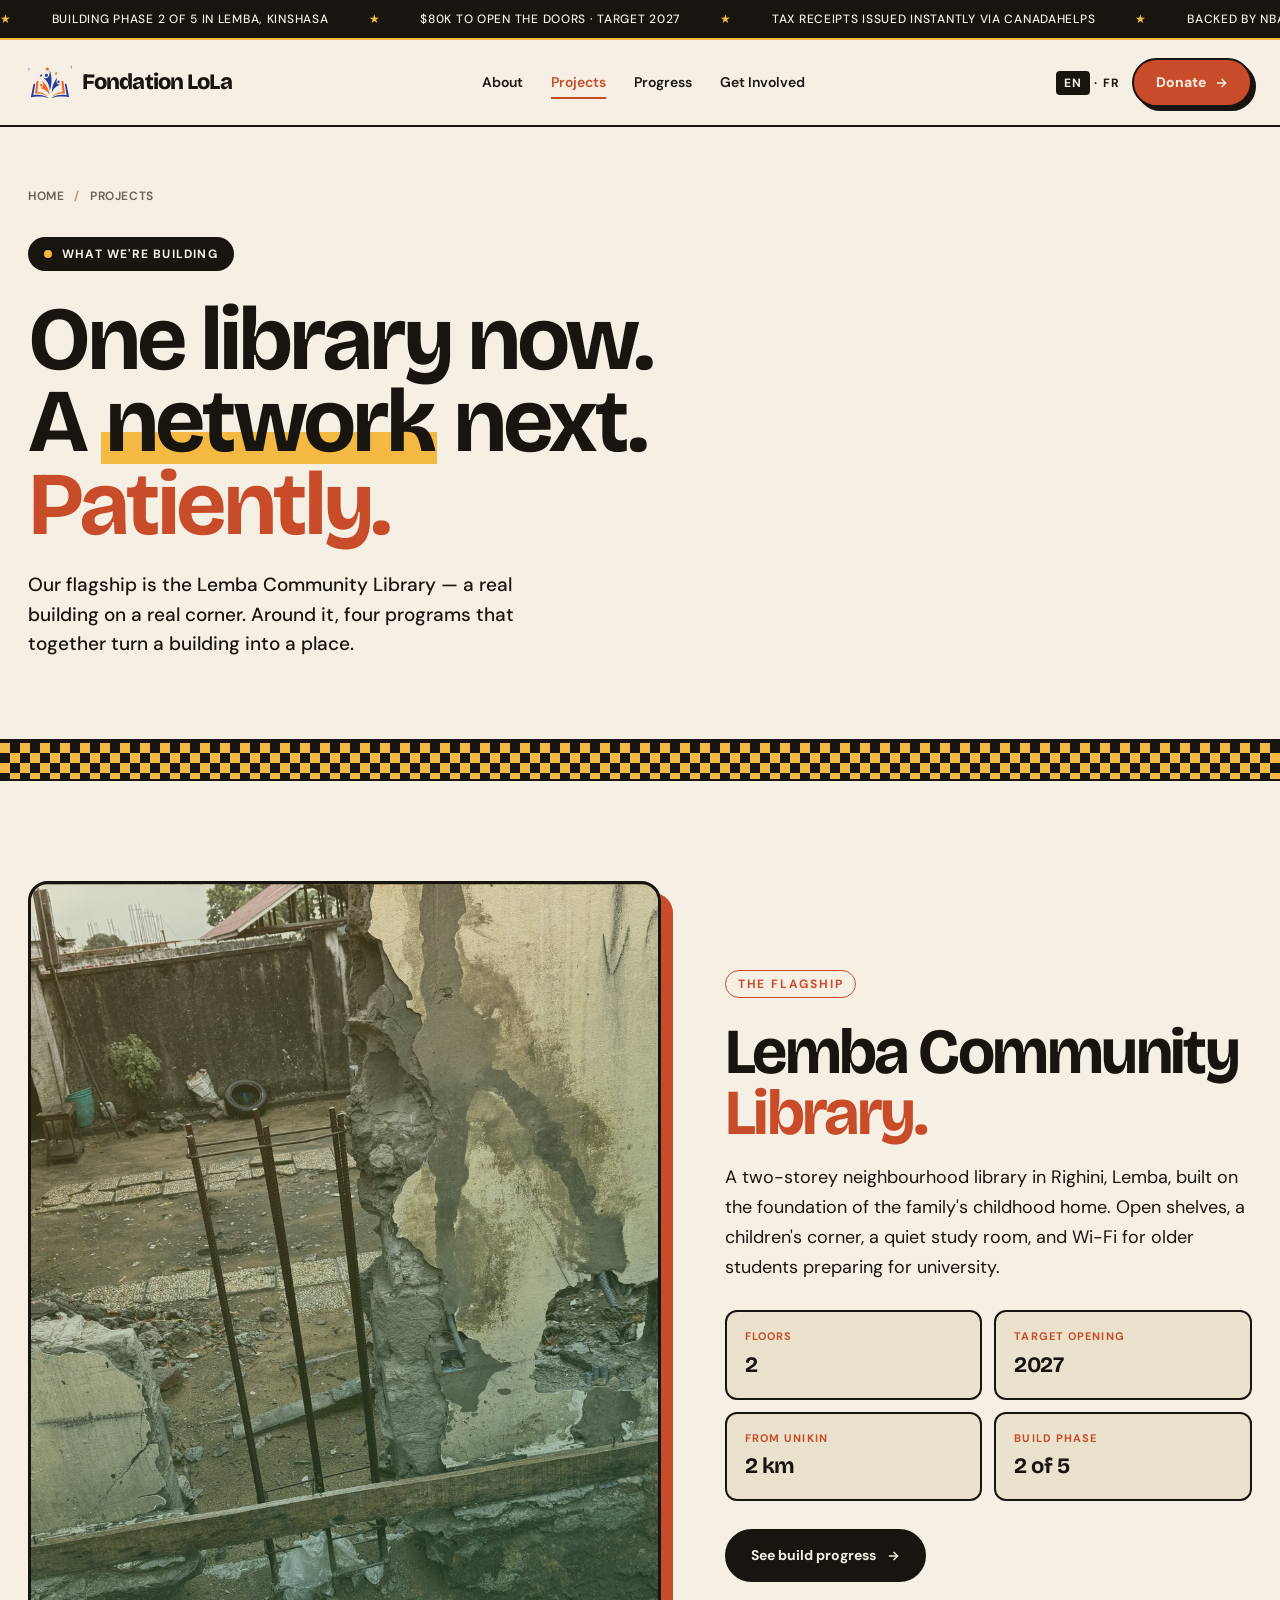
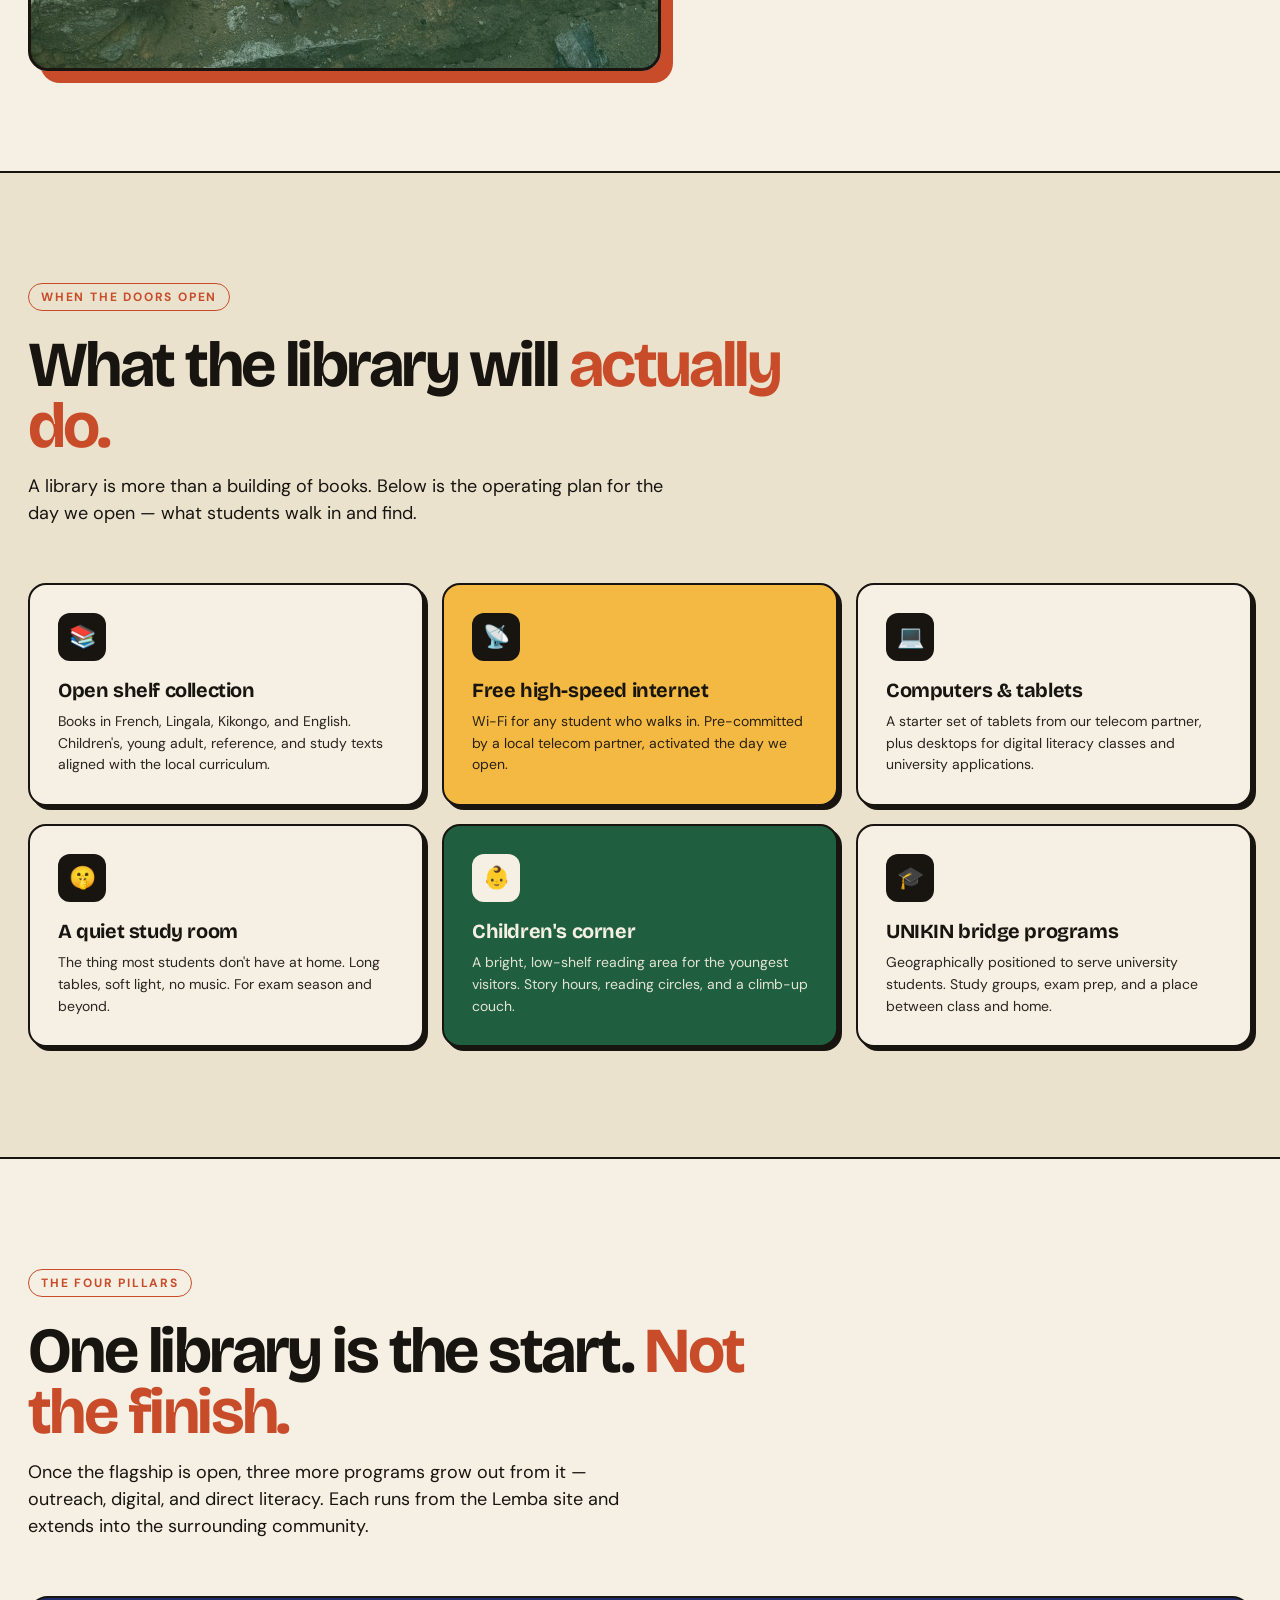
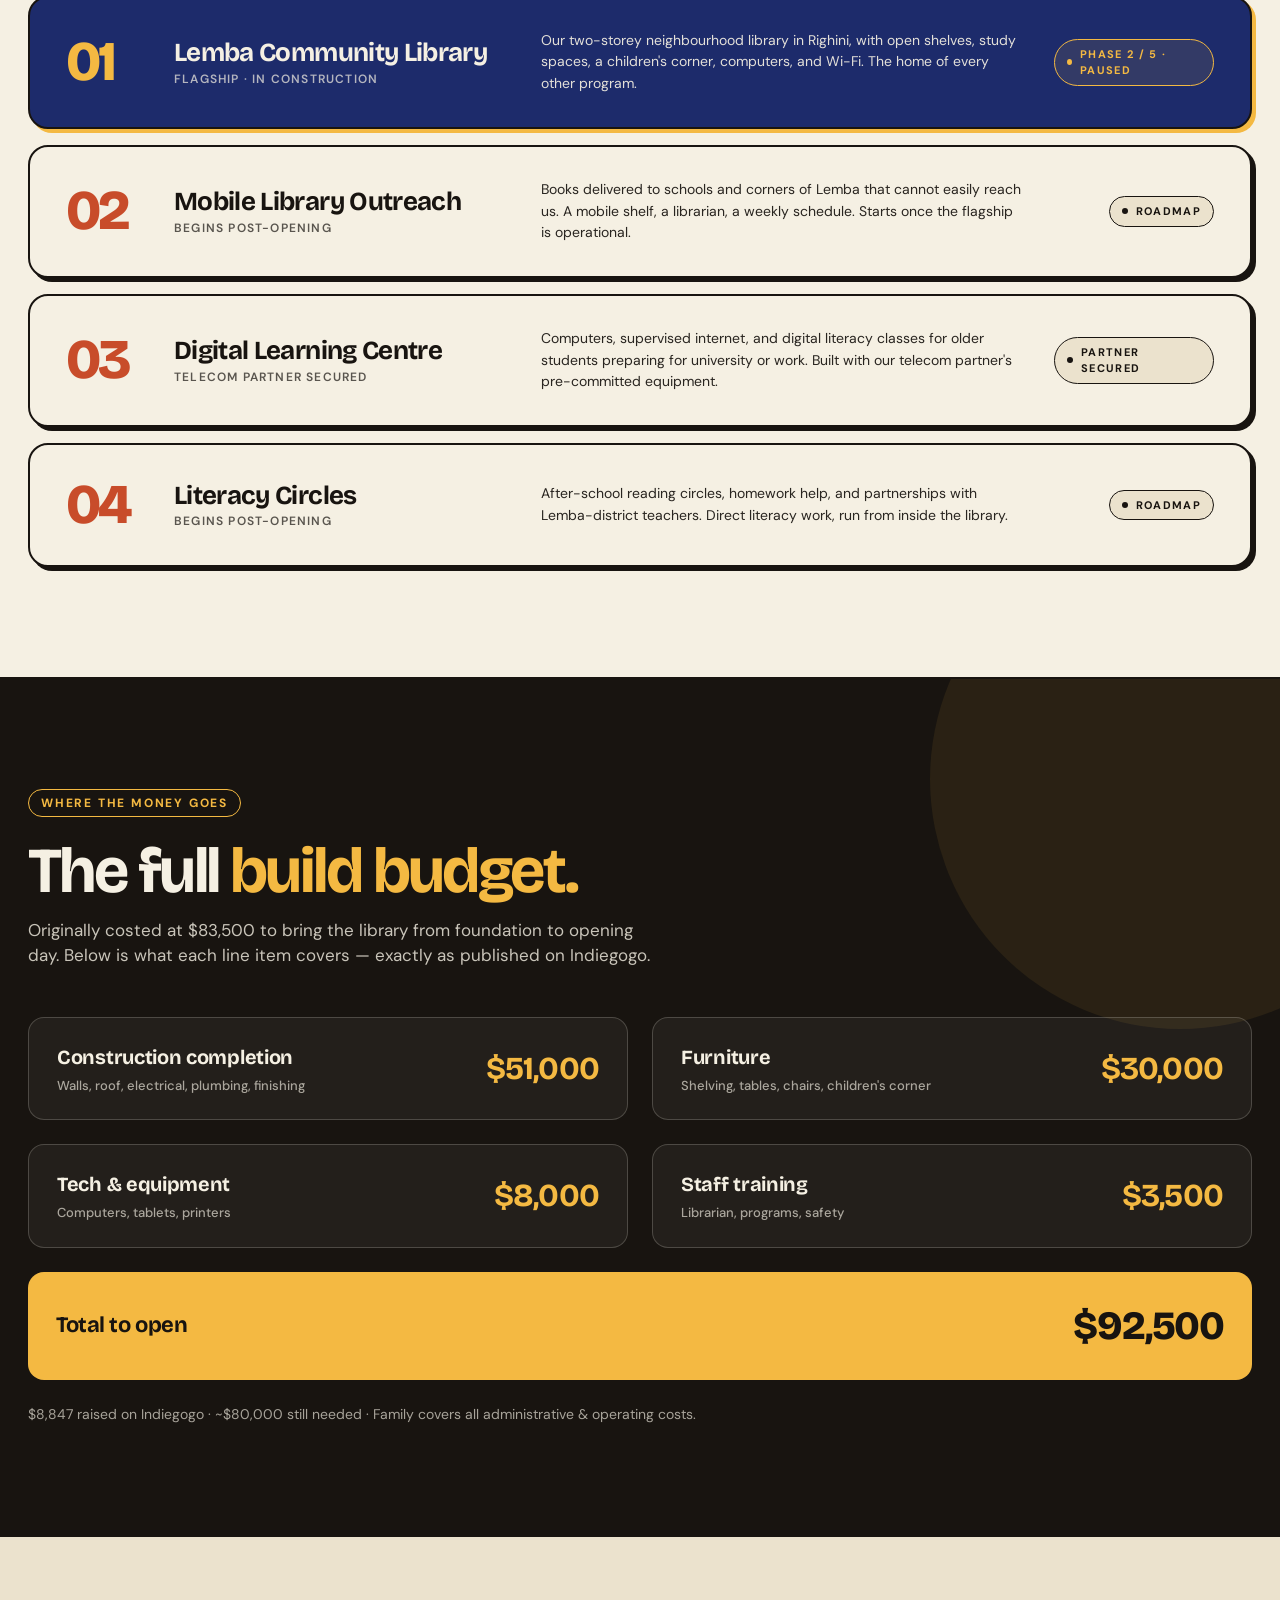
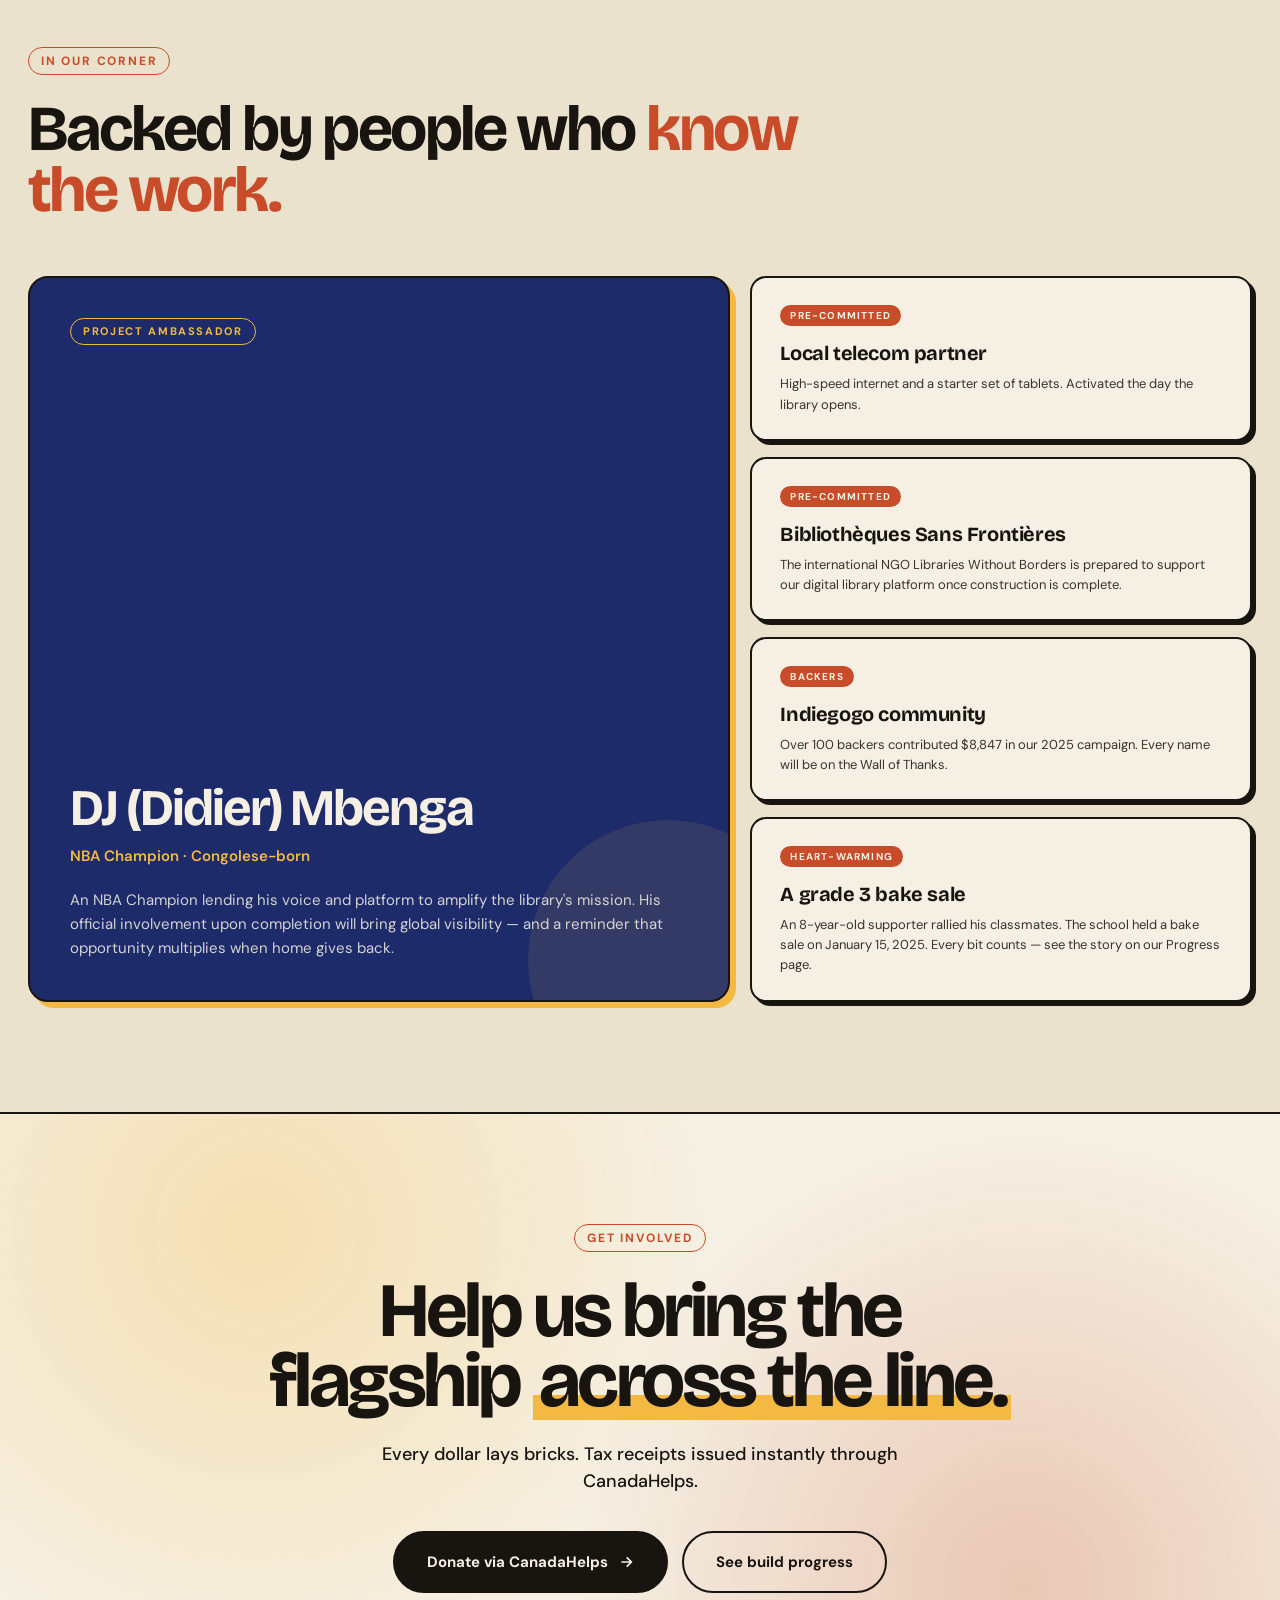
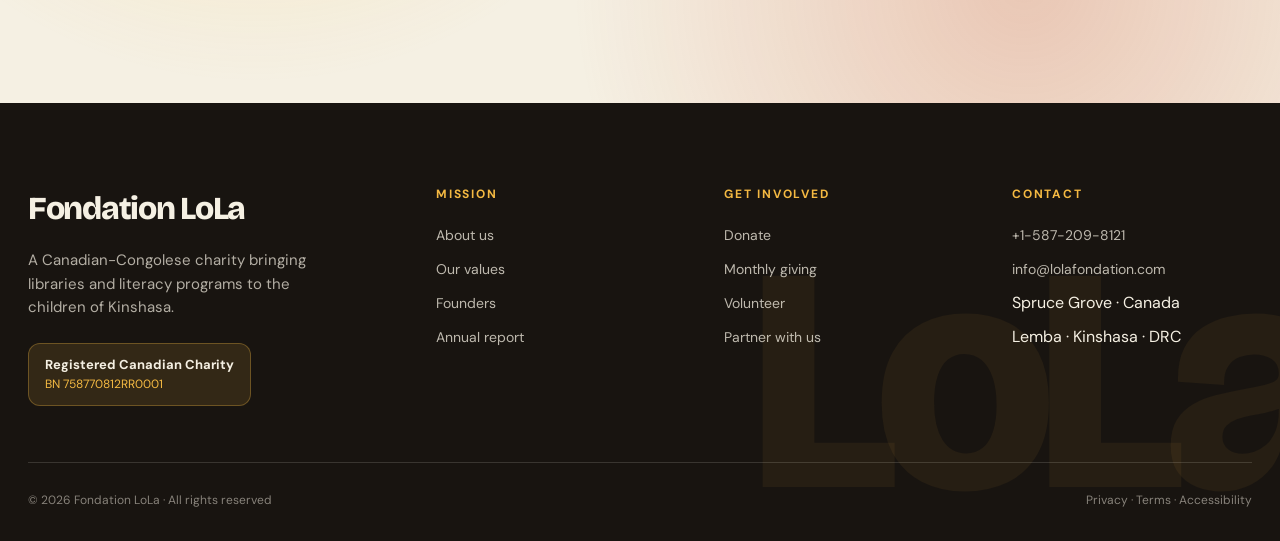
<file: projects.html>
<!DOCTYPE html>
<html lang="en">
<head>
<meta charset="UTF-8">
<meta name="viewport" content="width=device-width, initial-scale=1.0">
<title>Projects · Fondation LoLa</title>
<link rel="preconnect" href="https://fonts.googleapis.com">
<link rel="preconnect" href="https://fonts.gstatic.com" crossorigin>
<link href="https://fonts.googleapis.com/css2?family=Bricolage+Grotesque:opsz,wght@10..48,300;10..48,400;10..48,500;10..48,600;10..48,700;10..48,800&family=DM+Sans:wght@400;500;600&display=swap" rel="stylesheet">
<link rel="stylesheet" href="styles.css">
<style>
  /* FLAGSHIP */
  .flagship {
    padding: 100px 0;
    background: var(--cream);
    border-bottom: 2px solid var(--ink);
  }
  .flagship-grid {
    display: grid;
    grid-template-columns: 1.2fr 1fr;
    gap: 64px;
    align-items: center;
  }
  .flagship-image {
    aspect-ratio: 4/5;
    background:
      linear-gradient(160deg, rgba(244, 185, 66, 0.25), rgba(31, 95, 63, 0.5)),
      url('images/courtyard-rebar-columns.jpg') center/cover;
    border: 3px solid var(--ink);
    border-radius: 20px;
    box-shadow: 12px 12px 0 var(--clay);
  }
  .flagship h2 {
    font-family: 'Bricolage Grotesque', sans-serif;
    font-size: clamp(40px, 5vw, 72px);
    line-height: 0.95;
    letter-spacing: -0.04em;
    font-weight: 700;
    color: var(--ink);
    margin-bottom: 20px;
  }
  .flagship h2 .clay { color: var(--clay); }
  .flagship-lead { font-size: 18px; line-height: 1.65; color: var(--ink); margin-bottom: 28px; }
  .flagship-stats {
    display: grid;
    grid-template-columns: repeat(2, 1fr);
    gap: 12px;
    margin-bottom: 28px;
  }
  .flagship-stat {
    background: var(--cream-deep);
    border: 2px solid var(--ink);
    border-radius: 12px;
    padding: 16px 18px;
  }
  .flagship-stat .lab { font-size: 11px; font-weight: 700; letter-spacing: 0.1em; text-transform: uppercase; color: var(--clay); margin-bottom: 4px; }
  .flagship-stat .val { font-family: 'Bricolage Grotesque', sans-serif; font-size: 22px; font-weight: 700; letter-spacing: -0.02em; }

  /* OFFERINGS */
  .offerings {
    padding: 110px 0;
    background: var(--cream-deep);
    border-bottom: 2px solid var(--ink);
  }
  .offerings-header { margin-bottom: 56px; max-width: 800px; }
  .offerings h2 {
    font-family: 'Bricolage Grotesque', sans-serif;
    font-size: clamp(40px, 5vw, 72px);
    line-height: 0.95;
    letter-spacing: -0.04em;
    font-weight: 700;
    color: var(--ink);
    margin-bottom: 16px;
  }
  .offerings h2 .clay { color: var(--clay); }
  .offerings-lead { font-size: 18px; color: var(--ink); max-width: 640px; }
  .offerings-grid {
    display: grid;
    grid-template-columns: repeat(3, 1fr);
    gap: 18px;
  }
  .offering {
    background: var(--cream);
    border: 2px solid var(--ink);
    border-radius: 18px;
    padding: 28px;
    box-shadow: 4px 4px 0 var(--ink);
    transition: all 0.15s;
  }
  .offering:hover { transform: translate(-2px, -2px); box-shadow: 6px 6px 0 var(--ink); }
  .offering:nth-child(2) { background: var(--sun); }
  .offering:nth-child(5) { background: var(--leaf); color: var(--cream); }
  .offering-icon {
    width: 48px; height: 48px;
    background: var(--ink);
    color: var(--sun);
    border-radius: 12px;
    display: flex;
    align-items: center;
    justify-content: center;
    margin-bottom: 18px;
    font-family: 'Bricolage Grotesque', sans-serif;
    font-size: 22px;
    font-weight: 800;
  }
  .offering:nth-child(5) .offering-icon { background: var(--cream); color: var(--leaf); }
  .offering h3 {
    font-family: 'Bricolage Grotesque', sans-serif;
    font-size: 20px;
    font-weight: 700;
    letter-spacing: -0.02em;
    line-height: 1.1;
    margin-bottom: 10px;
  }
  .offering p { font-size: 14px; line-height: 1.55; opacity: 0.92; }

  /* ROADMAP - 4 pillars */
  .pillars {
    padding: 110px 0;
    background: var(--cream);
    border-bottom: 2px solid var(--ink);
  }
  .pillars-header { margin-bottom: 56px; max-width: 800px; }
  .pillars h2 {
    font-family: 'Bricolage Grotesque', sans-serif;
    font-size: clamp(40px, 5vw, 72px);
    line-height: 0.95;
    letter-spacing: -0.04em;
    font-weight: 700;
    color: var(--ink);
    margin-bottom: 16px;
  }
  .pillars h2 .clay { color: var(--clay); }
  .pillars-lead { font-size: 18px; color: var(--ink); max-width: 640px; }
  .pillar-list {
    display: flex;
    flex-direction: column;
    gap: 16px;
  }
  .pillar {
    background: var(--cream);
    border: 2px solid var(--ink);
    border-radius: 20px;
    padding: 32px 36px;
    display: grid;
    grid-template-columns: 80px 1.4fr 2fr 160px;
    gap: 28px;
    align-items: center;
    transition: all 0.15s;
    box-shadow: 4px 4px 0 var(--ink);
  }
  .pillar:hover { transform: translate(-2px, -2px); box-shadow: 6px 6px 0 var(--ink); }
  .pillar.featured { background: var(--indigo); color: var(--cream); box-shadow: 4px 4px 0 var(--sun); }
  .pillar.featured:hover { box-shadow: 6px 6px 0 var(--sun); }
  .pillar-num {
    font-family: 'Bricolage Grotesque', sans-serif;
    font-size: 56px;
    font-weight: 800;
    letter-spacing: -0.05em;
    line-height: 1;
    color: var(--clay);
  }
  .pillar.featured .pillar-num { color: var(--sun); }
  .pillar-title {
    font-family: 'Bricolage Grotesque', sans-serif;
    font-size: 26px;
    font-weight: 700;
    letter-spacing: -0.025em;
    line-height: 1.05;
  }
  .pillar-title small {
    display: block;
    font-family: 'DM Sans', sans-serif;
    font-size: 12px;
    font-weight: 600;
    letter-spacing: 0.1em;
    text-transform: uppercase;
    margin-top: 6px;
    opacity: 0.7;
  }
  .pillar-desc { font-size: 14px; line-height: 1.55; opacity: 0.92; }
  .pillar-status {
    display: inline-flex;
    align-items: center;
    gap: 8px;
    font-size: 11px;
    font-weight: 700;
    letter-spacing: 0.12em;
    text-transform: uppercase;
    color: var(--ink);
    border: 1.5px solid currentColor;
    padding: 6px 12px;
    border-radius: 999px;
    justify-self: end;
    background: var(--cream-deep);
  }
  .pillar.featured .pillar-status { color: var(--sun); border-color: var(--sun); background: rgba(244, 185, 66, 0.1); }
  .pillar-status .dot { width: 6px; height: 6px; border-radius: 50%; background: currentColor; }

  /* WHAT YOU FUND */
  .what-funds {
    padding: 110px 0;
    background: var(--ink);
    color: var(--cream);
    border-bottom: 2px solid var(--ink);
    position: relative;
    overflow: hidden;
  }
  .what-funds::before {
    content: '';
    position: absolute;
    top: -150px;
    right: -150px;
    width: 500px;
    height: 500px;
    background: var(--sun);
    border-radius: 50%;
    opacity: 0.08;
    pointer-events: none;
  }
  .what-funds-header { margin-bottom: 48px; max-width: 800px; position: relative; z-index: 2; }
  .what-funds h2 {
    font-family: 'Bricolage Grotesque', sans-serif;
    font-size: clamp(40px, 5vw, 64px);
    line-height: 0.95;
    letter-spacing: -0.04em;
    font-weight: 700;
    margin-bottom: 16px;
  }
  .what-funds h2 .yellow { color: var(--sun); }
  .what-funds-lead { font-size: 17px; color: rgba(245, 240, 227, 0.8); max-width: 640px; }
  .budget-list {
    display: grid;
    grid-template-columns: 1fr 1fr;
    gap: 24px;
    position: relative;
    z-index: 2;
  }
  .budget-row {
    background: rgba(245, 240, 227, 0.05);
    border: 1.5px solid rgba(245, 240, 227, 0.2);
    border-radius: 16px;
    padding: 24px 28px;
    display: flex;
    justify-content: space-between;
    align-items: center;
    gap: 24px;
    transition: all 0.2s;
  }
  .budget-row:hover { background: rgba(244, 185, 66, 0.1); border-color: var(--sun); }
  .budget-row .lab {
    font-family: 'Bricolage Grotesque', sans-serif;
    font-size: 20px;
    font-weight: 700;
    letter-spacing: -0.015em;
  }
  .budget-row .lab small { display: block; font-family: 'DM Sans', sans-serif; font-size: 13px; font-weight: 500; color: rgba(245, 240, 227, 0.65); margin-top: 4px; letter-spacing: 0; }
  .budget-row .amt {
    font-family: 'Bricolage Grotesque', sans-serif;
    font-size: 32px;
    font-weight: 700;
    color: var(--sun);
    letter-spacing: -0.025em;
  }
  .budget-total {
    margin-top: 24px;
    padding: 24px 28px;
    background: var(--sun);
    color: var(--ink);
    border-radius: 16px;
    display: flex;
    justify-content: space-between;
    align-items: center;
    position: relative;
    z-index: 2;
  }
  .budget-total .lab {
    font-family: 'Bricolage Grotesque', sans-serif;
    font-size: 22px;
    font-weight: 700;
    letter-spacing: -0.02em;
  }
  .budget-total .amt {
    font-family: 'Bricolage Grotesque', sans-serif;
    font-size: 40px;
    font-weight: 800;
    letter-spacing: -0.03em;
  }

  /* PARTNERS HIGHLIGHT */
  .partners-section {
    padding: 110px 0;
    background: var(--cream-deep);
    border-bottom: 2px solid var(--ink);
  }
  .partners-section-header { margin-bottom: 56px; max-width: 800px; }
  .partners-section h2 {
    font-family: 'Bricolage Grotesque', sans-serif;
    font-size: clamp(40px, 5vw, 72px);
    line-height: 0.95;
    letter-spacing: -0.04em;
    font-weight: 700;
    color: var(--ink);
  }
  .partners-section h2 .clay { color: var(--clay); }
  .partners-grid {
    display: grid;
    grid-template-columns: 1.4fr 1fr;
    gap: 20px;
  }
  .ambassador-card {
    background: var(--indigo);
    color: var(--cream);
    border: 2px solid var(--ink);
    border-radius: 20px;
    padding: 40px;
    box-shadow: 6px 6px 0 var(--sun);
    display: flex;
    flex-direction: column;
    justify-content: space-between;
    min-height: 320px;
    position: relative;
    overflow: hidden;
  }
  .ambassador-card::before {
    content: '';
    position: absolute;
    bottom: -100px;
    right: -80px;
    width: 280px;
    height: 280px;
    background: var(--sun);
    border-radius: 50%;
    opacity: 0.1;
  }
  .ambassador-card .tag {
    display: inline-block;
    font-size: 11px;
    font-weight: 700;
    letter-spacing: 0.15em;
    text-transform: uppercase;
    color: var(--sun);
    border: 1.5px solid var(--sun);
    padding: 4px 12px;
    border-radius: 999px;
    margin-bottom: 24px;
    align-self: flex-start;
    position: relative;
    z-index: 2;
  }
  .ambassador-card h3 {
    font-family: 'Bricolage Grotesque', sans-serif;
    font-size: clamp(36px, 4vw, 56px);
    font-weight: 700;
    letter-spacing: -0.04em;
    line-height: 0.95;
    margin-bottom: 12px;
    position: relative;
    z-index: 2;
  }
  .ambassador-card .role { color: var(--sun); font-weight: 600; font-size: 15px; margin-bottom: 20px; position: relative; z-index: 2; }
  .ambassador-card p { color: rgba(245, 240, 227, 0.85); font-size: 15px; line-height: 1.6; position: relative; z-index: 2; }

  .partner-list {
    display: flex;
    flex-direction: column;
    gap: 16px;
  }
  .partner-item {
    background: var(--cream);
    border: 2px solid var(--ink);
    border-radius: 16px;
    padding: 24px 28px;
    box-shadow: 4px 4px 0 var(--ink);
    transition: all 0.15s;
  }
  .partner-item:hover { transform: translate(-2px, -2px); box-shadow: 6px 6px 0 var(--ink); }
  .partner-item .tag {
    display: inline-block;
    font-size: 10px;
    font-weight: 700;
    letter-spacing: 0.12em;
    text-transform: uppercase;
    background: var(--clay);
    color: var(--cream);
    padding: 3px 10px;
    border-radius: 999px;
    margin-bottom: 12px;
  }
  .partner-item h3 {
    font-family: 'Bricolage Grotesque', sans-serif;
    font-size: 20px;
    font-weight: 700;
    letter-spacing: -0.02em;
    margin-bottom: 6px;
  }
  .partner-item p { font-size: 13px; line-height: 1.55; color: var(--ink); opacity: 0.85; }

  @media (max-width: 1000px) {
    .flagship-grid { grid-template-columns: 1fr; gap: 40px; }
    .offerings-grid { grid-template-columns: 1fr; }
    .pillar { grid-template-columns: 1fr; gap: 12px; padding: 24px; }
    .pillar-status { justify-self: start; }
    .budget-list { grid-template-columns: 1fr; }
    .partners-grid { grid-template-columns: 1fr; }
  }
</style>
</head>
<body>

<div class="ticker">
  <div class="ticker-track">
    <span>Building Phase 2 of 5 in Lemba, Kinshasa</span>
    <span>$80K to open the doors · Target 2027</span>
    <span>Tax receipts issued instantly via CanadaHelps</span>
    <span>Backed by NBA Champion DJ Mbenga</span>
    <span>Building Phase 2 of 5 in Lemba, Kinshasa</span>
    <span>$80K to open the doors · Target 2027</span>
    <span>Tax receipts issued instantly via CanadaHelps</span>
    <span>Backed by NBA Champion DJ Mbenga</span>
  </div>
</div>

<nav class="site-nav">
  <div class="container nav-row">
    <a href="index.html" class="logo">
      <div class="logo-mark"><img src="images/lola-icon.svg" alt="Fondation LoLa logo"></div>
      Fondation LoLa
    </a>
    <ul class="nav-links">
      <li><a href="about.html">About</a></li>
      <li><a href="projects.html" class="active">Projects</a></li>
      <li><a href="updates.html">Progress</a></li>
      <li><a href="get-involved.html">Get Involved</a></li>
    </ul>
    <div class="nav-actions">
      <div class="lang-toggle"><span class="active">EN</span> · <a href="fr/projets.html">FR</a></div>
      <a href="https://www.canadahelps.org/en/charities/fondation-lola/" target="_blank" rel="noopener" class="btn-donate">
        Donate
        <svg width="14" height="14" viewBox="0 0 24 24" fill="none" stroke="currentColor" stroke-width="2.5"><path d="M5 12h14M13 5l7 7-7 7"/></svg>
      </a>
    </div>
  </div>
</nav>

<section class="page-hero">
  <div class="container">
    <div class="breadcrumb">
      <a href="index.html">Home</a>
      <span class="sep">/</span>
      <span>Projects</span>
    </div>
    <div class="page-hero-grid">
      <div>
        <div class="page-hero-eyebrow"><span class="dot"></span>What we're building</div>
        <h1>One library now.<br>A <span class="underline">network</span> next. <span class="accent">Patiently.</span></h1>
        <p class="page-hero-lead">Our flagship is the Lemba Community Library — a real building on a real corner. Around it, four programs that together turn a building into a place.</p>
      </div>
    </div>
  </div>
</section>

<div class="pattern-strip"></div>

<section class="flagship">
  <div class="container">
    <div class="flagship-grid">
      <div class="flagship-image"></div>
      <div>
        <div class="section-eyebrow">The flagship</div>
        <h2>Lemba Community <span class="clay">Library.</span></h2>
        <p class="flagship-lead">A two-storey neighbourhood library in Righini, Lemba, built on the foundation of the family's childhood home. Open shelves, a children's corner, a quiet study room, and Wi-Fi for older students preparing for university.</p>
        <div class="flagship-stats">
          <div class="flagship-stat">
            <div class="lab">Floors</div>
            <div class="val">2</div>
          </div>
          <div class="flagship-stat">
            <div class="lab">Target opening</div>
            <div class="val">2027</div>
          </div>
          <div class="flagship-stat">
            <div class="lab">From UNIKIN</div>
            <div class="val">2 km</div>
          </div>
          <div class="flagship-stat">
            <div class="lab">Build phase</div>
            <div class="val">2 of 5</div>
          </div>
        </div>
        <a href="updates.html" class="btn-big" style="font-size: 14px; padding: 14px 24px;">
          See build progress
          <svg width="14" height="14" viewBox="0 0 24 24" fill="none" stroke="currentColor" stroke-width="2.5"><path d="M5 12h14M13 5l7 7-7 7"/></svg>
        </a>
      </div>
    </div>
  </div>
</section>

<section class="offerings">
  <div class="container">
    <div class="offerings-header">
      <div class="section-eyebrow">When the doors open</div>
      <h2>What the library will <span class="clay">actually do.</span></h2>
      <p class="offerings-lead">A library is more than a building of books. Below is the operating plan for the day we open — what students walk in and find.</p>
    </div>
    <div class="offerings-grid">
      <div class="offering">
        <div class="offering-icon">📚</div>
        <h3>Open shelf collection</h3>
        <p>Books in French, Lingala, Kikongo, and English. Children's, young adult, reference, and study texts aligned with the local curriculum.</p>
      </div>
      <div class="offering">
        <div class="offering-icon">📡</div>
        <h3>Free high-speed internet</h3>
        <p>Wi-Fi for any student who walks in. Pre-committed by a local telecom partner, activated the day we open.</p>
      </div>
      <div class="offering">
        <div class="offering-icon">💻</div>
        <h3>Computers & tablets</h3>
        <p>A starter set of tablets from our telecom partner, plus desktops for digital literacy classes and university applications.</p>
      </div>
      <div class="offering">
        <div class="offering-icon">🤫</div>
        <h3>A quiet study room</h3>
        <p>The thing most students don't have at home. Long tables, soft light, no music. For exam season and beyond.</p>
      </div>
      <div class="offering">
        <div class="offering-icon">👶</div>
        <h3>Children's corner</h3>
        <p>A bright, low-shelf reading area for the youngest visitors. Story hours, reading circles, and a climb-up couch.</p>
      </div>
      <div class="offering">
        <div class="offering-icon">🎓</div>
        <h3>UNIKIN bridge programs</h3>
        <p>Geographically positioned to serve university students. Study groups, exam prep, and a place between class and home.</p>
      </div>
    </div>
  </div>
</section>

<section class="pillars">
  <div class="container">
    <div class="pillars-header">
      <div class="section-eyebrow">The four pillars</div>
      <h2>One library is the start. <span class="clay">Not the finish.</span></h2>
      <p class="pillars-lead">Once the flagship is open, three more programs grow out from it — outreach, digital, and direct literacy. Each runs from the Lemba site and extends into the surrounding community.</p>
    </div>
    <div class="pillar-list">
      <div class="pillar featured">
        <div class="pillar-num">01</div>
        <div class="pillar-title">Lemba Community Library<small>Flagship · in construction</small></div>
        <div class="pillar-desc">Our two-storey neighbourhood library in Righini, with open shelves, study spaces, a children's corner, computers, and Wi-Fi. The home of every other program.</div>
        <div class="pillar-status"><span class="dot"></span>Phase 2 / 5 · Paused</div>
      </div>
      <div class="pillar">
        <div class="pillar-num">02</div>
        <div class="pillar-title">Mobile Library Outreach<small>Begins post-opening</small></div>
        <div class="pillar-desc">Books delivered to schools and corners of Lemba that cannot easily reach us. A mobile shelf, a librarian, a weekly schedule. Starts once the flagship is operational.</div>
        <div class="pillar-status"><span class="dot"></span>Roadmap</div>
      </div>
      <div class="pillar">
        <div class="pillar-num">03</div>
        <div class="pillar-title">Digital Learning Centre<small>Telecom partner secured</small></div>
        <div class="pillar-desc">Computers, supervised internet, and digital literacy classes for older students preparing for university or work. Built with our telecom partner's pre-committed equipment.</div>
        <div class="pillar-status"><span class="dot"></span>Partner secured</div>
      </div>
      <div class="pillar">
        <div class="pillar-num">04</div>
        <div class="pillar-title">Literacy Circles<small>Begins post-opening</small></div>
        <div class="pillar-desc">After-school reading circles, homework help, and partnerships with Lemba-district teachers. Direct literacy work, run from inside the library.</div>
        <div class="pillar-status"><span class="dot"></span>Roadmap</div>
      </div>
    </div>
  </div>
</section>

<section class="what-funds" id="budget">
  <div class="container">
    <div class="what-funds-header">
      <div class="section-eyebrow dark">Where the money goes</div>
      <h2>The full <span class="yellow">build budget.</span></h2>
      <p class="what-funds-lead">Originally costed at $83,500 to bring the library from foundation to opening day. Below is what each line item covers — exactly as published on Indiegogo.</p>
    </div>
    <div class="budget-list">
      <div class="budget-row">
        <div class="lab">Construction completion<small>Walls, roof, electrical, plumbing, finishing</small></div>
        <div class="amt">$51,000</div>
      </div>
      <div class="budget-row">
        <div class="lab">Furniture<small>Shelving, tables, chairs, children's corner</small></div>
        <div class="amt">$30,000</div>
      </div>
      <div class="budget-row">
        <div class="lab">Tech & equipment<small>Computers, tablets, printers</small></div>
        <div class="amt">$8,000</div>
      </div>
      <div class="budget-row">
        <div class="lab">Staff training<small>Librarian, programs, safety</small></div>
        <div class="amt">$3,500</div>
      </div>
    </div>
    <div class="budget-total">
      <div class="lab">Total to open</div>
      <div class="amt">$92,500</div>
    </div>
    <p style="margin-top: 24px; font-size: 14px; color: rgba(245, 240, 227, 0.65); position: relative; z-index: 2;">$8,847 raised on Indiegogo · ~$80,000 still needed · Family covers all administrative & operating costs.</p>
  </div>
</section>

<section class="partners-section">
  <div class="container">
    <div class="partners-section-header">
      <div class="section-eyebrow">In our corner</div>
      <h2>Backed by people who <span class="clay">know the work.</span></h2>
    </div>
    <div class="partners-grid">
      <div class="ambassador-card">
        <div class="tag">Project Ambassador</div>
        <div>
          <h3>DJ (Didier) Mbenga</h3>
          <div class="role">NBA Champion · Congolese-born</div>
          <p>An NBA Champion lending his voice and platform to amplify the library's mission. His official involvement upon completion will bring global visibility — and a reminder that opportunity multiplies when home gives back.</p>
        </div>
      </div>
      <div class="partner-list">
        <div class="partner-item">
          <div class="tag">Pre-committed</div>
          <h3>Local telecom partner</h3>
          <p>High-speed internet and a starter set of tablets. Activated the day the library opens.</p>
        </div>
        <div class="partner-item">
          <div class="tag">Pre-committed</div>
          <h3>Bibliothèques Sans Frontières</h3>
          <p>The international NGO Libraries Without Borders is prepared to support our digital library platform once construction is complete.</p>
        </div>
        <div class="partner-item">
          <div class="tag">Backers</div>
          <h3>Indiegogo community</h3>
          <p>Over 100 backers contributed $8,847 in our 2025 campaign. Every name will be on the Wall of Thanks.</p>
        </div>
        <div class="partner-item">
          <div class="tag">Heart-warming</div>
          <h3>A grade 3 bake sale</h3>
          <p>An 8-year-old supporter rallied his classmates. The school held a bake sale on January 15, 2025. Every bit counts — see the story on our Progress page.</p>
        </div>
      </div>
    </div>
  </div>
</section>

<section class="cta-block">
  <div class="container">
    <div class="section-eyebrow">Get involved</div>
    <h2>Help us bring the<br>flagship <span class="underline">across the line.</span></h2>
    <p>Every dollar lays bricks. Tax receipts issued instantly through CanadaHelps.</p>
    <div class="cta-buttons">
      <a href="https://www.canadahelps.org/en/charities/fondation-lola/" target="_blank" rel="noopener" class="btn-big">
        Donate via CanadaHelps
        <svg width="16" height="16" viewBox="0 0 24 24" fill="none" stroke="currentColor" stroke-width="2.5"><path d="M5 12h14M13 5l7 7-7 7"/></svg>
      </a>
      <a href="updates.html" class="btn-outline">See build progress</a>
    </div>
  </div>
</section>

<footer>
  <div class="container">
    <div class="footer-grid">
      <div>
        <div class="footer-brand">Fondation LoLa</div>
        <p class="footer-tagline">A Canadian-Congolese charity bringing libraries and literacy programs to the children of Kinshasa.</p>
        <div class="charity-no">
          <strong>Registered Canadian Charity</strong>
          BN 758770812RR0001
        </div>
      </div>
      <div>
        <h4>Mission</h4>
        <ul>
          <li><a href="about.html">About us</a></li>
          <li><a href="about.html#values">Our values</a></li>
          <li><a href="about.html#founders">Founders</a></li>
          <li><a href="updates.html">Annual report</a></li>
        </ul>
      </div>
      <div>
        <h4>Get involved</h4>
        <ul>
          <li><a href="https://www.canadahelps.org/en/charities/fondation-lola/" target="_blank" rel="noopener">Donate</a></li>
          <li><a href="get-involved.html#monthly">Monthly giving</a></li>
          <li><a href="get-involved.html#volunteer">Volunteer</a></li>
          <li><a href="get-involved.html#partner">Partner with us</a></li>
        </ul>
      </div>
      <div>
        <h4>Contact</h4>
        <ul>
          <li><a href="tel:+15872098121">+1-587-209-8121</a></li>
          <li><a href="mailto:info@lolafondation.com">info@lolafondation.com</a></li>
          <li>Spruce Grove · Canada</li>
          <li>Lemba · Kinshasa · DRC</li>
        </ul>
      </div>
    </div>
    <div class="footer-bottom">
      <div>© 2026 Fondation LoLa · All rights reserved</div>
      <div>Privacy · Terms · Accessibility</div>
    </div>
  </div>
</footer>

</body>
</html>
</file>
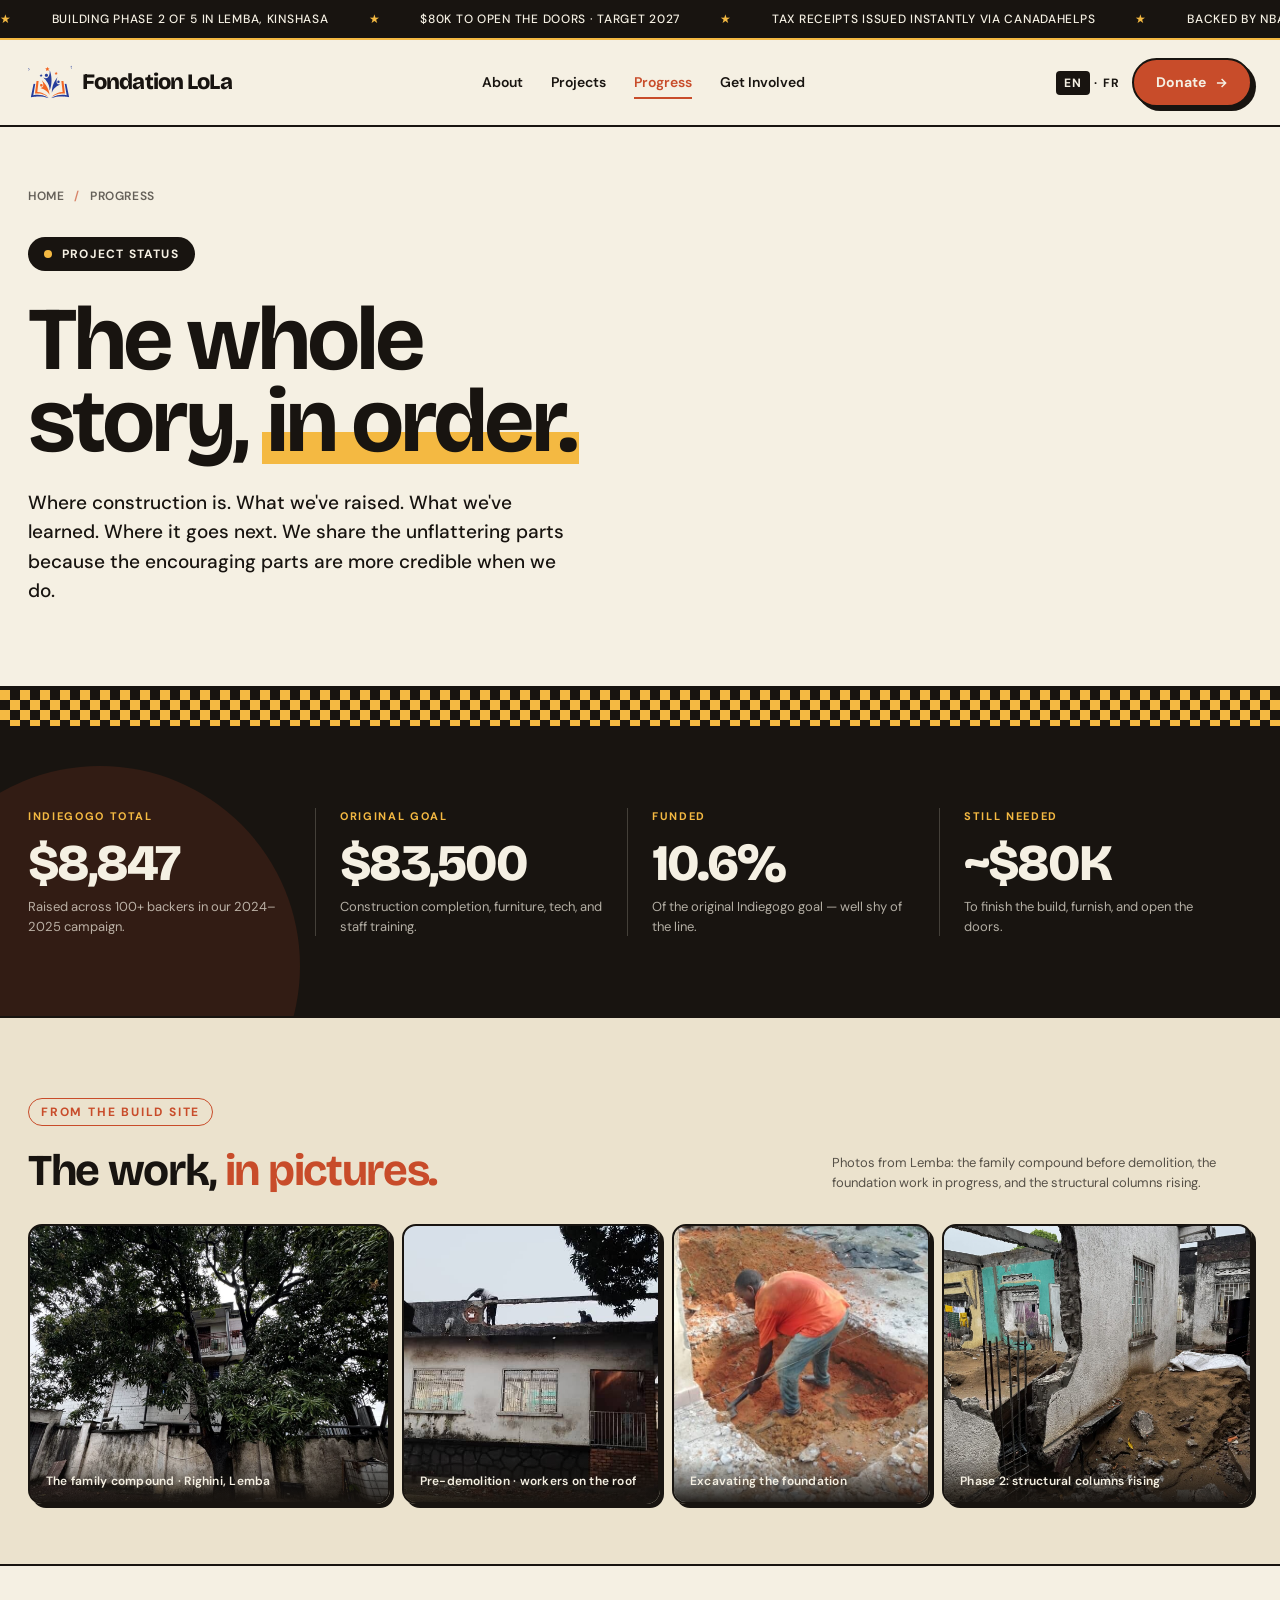
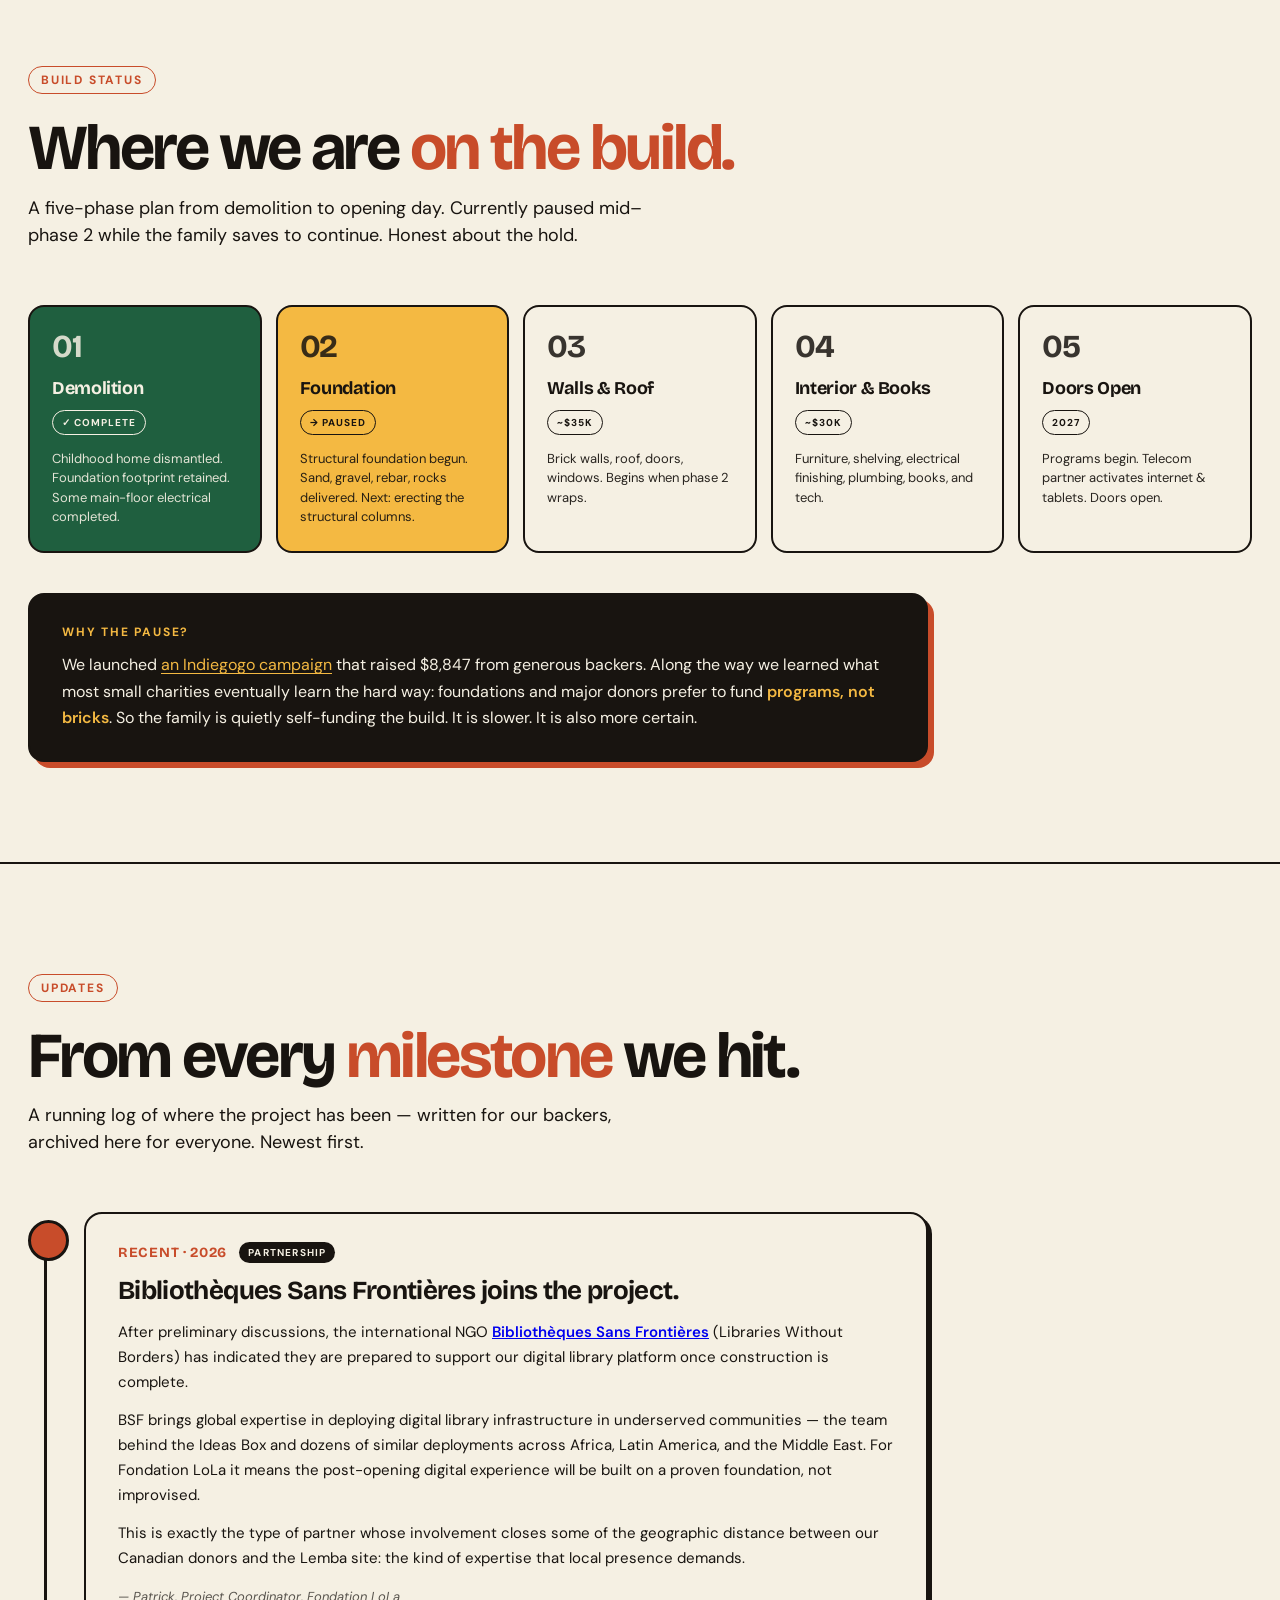
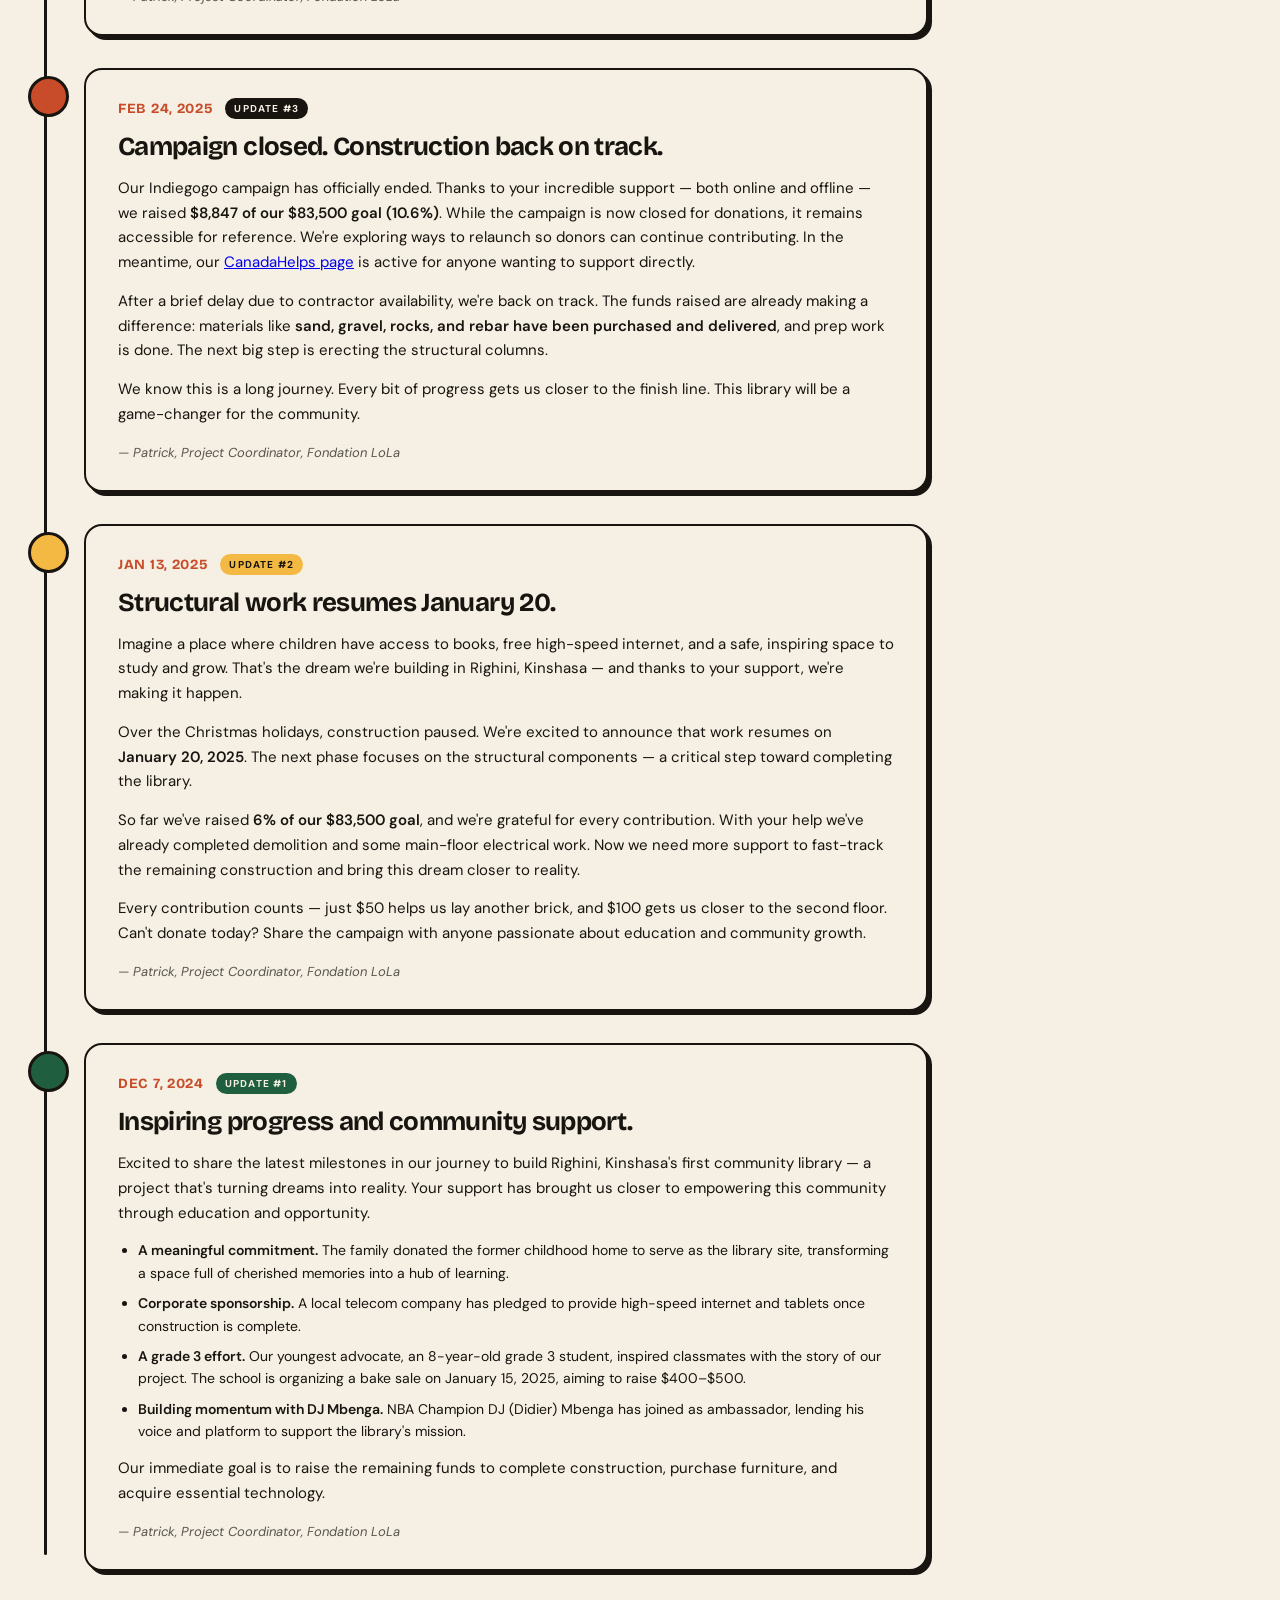
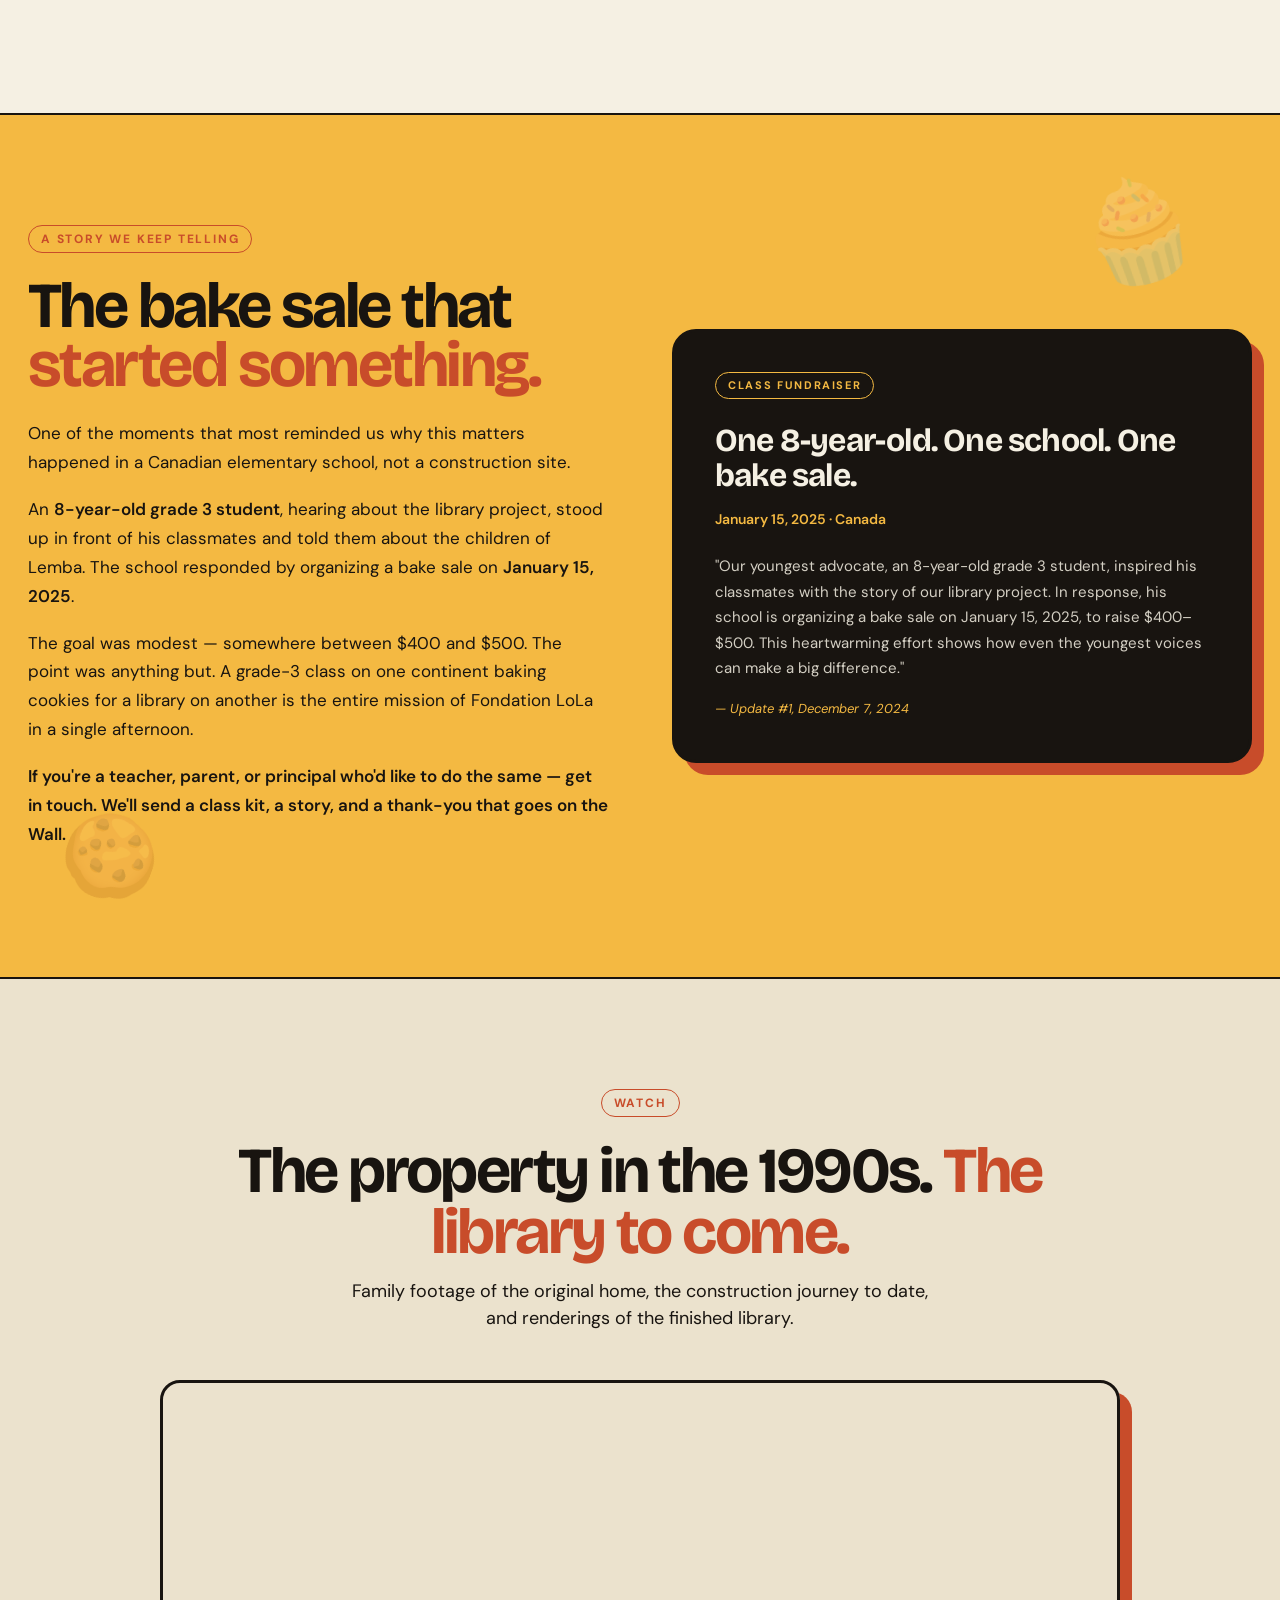
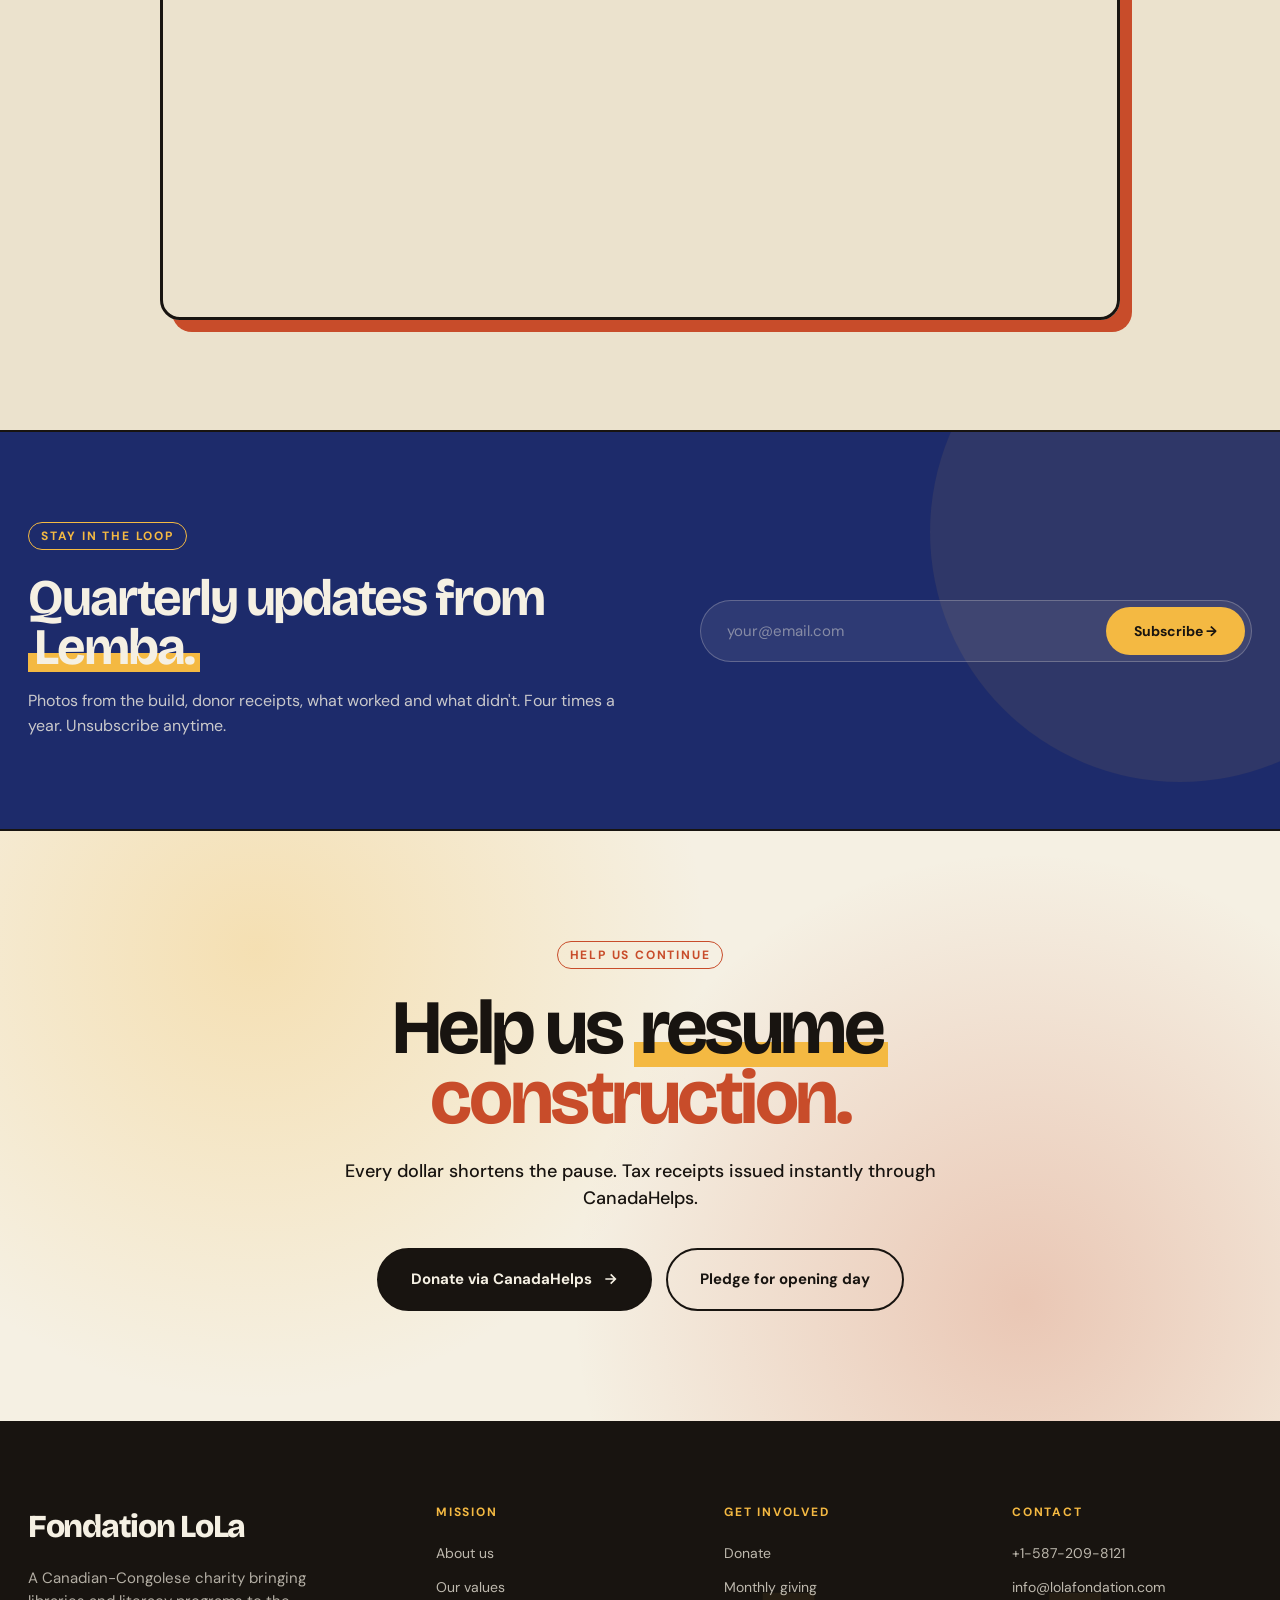
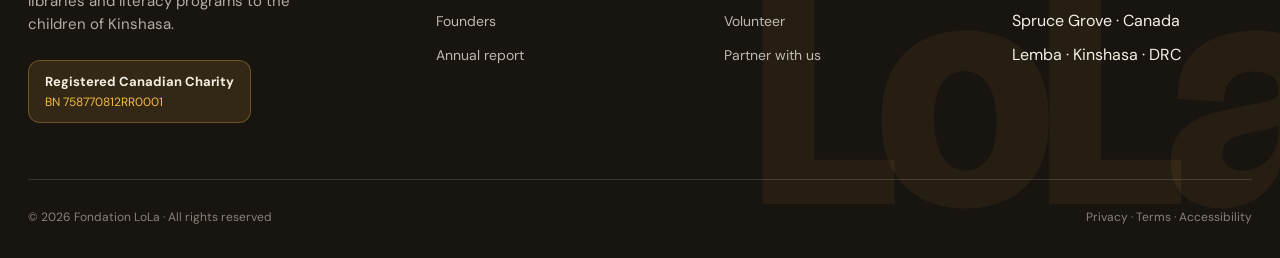
<file: updates.html>
<!DOCTYPE html>
<html lang="en">
<head>
<meta charset="UTF-8">
<meta name="viewport" content="width=device-width, initial-scale=1.0">
<title>Progress · Fondation LoLa</title>
<link rel="preconnect" href="https://fonts.googleapis.com">
<link rel="preconnect" href="https://fonts.gstatic.com" crossorigin>
<link href="https://fonts.googleapis.com/css2?family=Bricolage+Grotesque:opsz,wght@10..48,300;10..48,400;10..48,500;10..48,600;10..48,700;10..48,800&family=DM+Sans:wght@400;500;600&display=swap" rel="stylesheet">
<link rel="stylesheet" href="styles.css">
<style>
  /* PHOTO GALLERY (build site) */
  .build-photos {
    padding: 80px 0 60px;
    background: var(--cream-deep);
    border-bottom: 2px solid var(--ink);
  }
  .build-photos-header {
    margin-bottom: 32px;
    display: flex;
    justify-content: space-between;
    align-items: flex-end;
    flex-wrap: wrap;
    gap: 16px;
  }
  .build-photos-header h2 {
    font-family: 'Bricolage Grotesque', sans-serif;
    font-size: clamp(28px, 3.5vw, 44px);
    line-height: 0.95;
    letter-spacing: -0.03em;
    font-weight: 700;
    color: var(--ink);
  }
  .build-photos-header h2 .clay { color: var(--clay); }
  .build-photos-caption {
    font-size: 13px;
    color: var(--ink);
    opacity: 0.7;
    max-width: 420px;
  }
  .photo-strip {
    display: grid;
    grid-template-columns: 1.4fr 1fr 1fr 1.2fr;
    gap: 12px;
    grid-auto-rows: 280px;
  }
  .photo-tile {
    border: 2px solid var(--ink);
    border-radius: 14px;
    background-size: cover;
    background-position: center;
    box-shadow: 4px 4px 0 var(--ink);
    transition: transform 0.2s, box-shadow 0.2s;
    position: relative;
    overflow: hidden;
  }
  .photo-tile:hover { transform: translate(-2px, -2px); box-shadow: 6px 6px 0 var(--ink); }
  .photo-tile-tall { grid-row: span 1; }
  .photo-tile-caption {
    position: absolute;
    bottom: 0;
    left: 0;
    right: 0;
    padding: 14px 16px 12px;
    background: linear-gradient(0deg, rgba(24, 20, 16, 0.92) 0%, rgba(24, 20, 16, 0) 100%);
    color: var(--cream);
    font-size: 12px;
    font-weight: 600;
    letter-spacing: 0.02em;
  }
  @media (max-width: 900px) {
    .photo-strip { grid-template-columns: 1fr 1fr; grid-auto-rows: 220px; }
  }
  @media (max-width: 500px) {
    .photo-strip { grid-template-columns: 1fr; }
  }

  /* PHASE TRACKER */
  .phases {
    padding: 100px 0;
    background: var(--cream);
    border-bottom: 2px solid var(--ink);
  }
  .phases-header { margin-bottom: 56px; max-width: 800px; }
  .phases h2 {
    font-family: 'Bricolage Grotesque', sans-serif;
    font-size: clamp(40px, 5vw, 72px);
    line-height: 0.95;
    letter-spacing: -0.04em;
    font-weight: 700;
    color: var(--ink);
    margin-bottom: 16px;
  }
  .phases h2 .clay { color: var(--clay); }
  .phases-lead { font-size: 18px; color: var(--ink); max-width: 640px; }
  .phase-grid {
    display: grid;
    grid-template-columns: repeat(5, 1fr);
    gap: 14px;
    margin-bottom: 40px;
  }
  .phase {
    background: var(--cream);
    border: 2px solid var(--ink);
    border-radius: 16px;
    padding: 24px 22px;
    transition: all 0.2s;
  }
  .phase.done { background: var(--leaf); color: var(--cream); }
  .phase.active { background: var(--sun); }
  .phase:hover { transform: translate(-2px, -2px); box-shadow: 6px 6px 0 var(--ink); }
  .phase-num {
    font-family: 'Bricolage Grotesque', sans-serif;
    font-size: 32px;
    font-weight: 700;
    letter-spacing: -0.04em;
    line-height: 1;
    margin-bottom: 16px;
    opacity: 0.85;
  }
  .phase-title {
    font-family: 'Bricolage Grotesque', sans-serif;
    font-size: 18px;
    font-weight: 700;
    letter-spacing: -0.02em;
    margin-bottom: 10px;
    line-height: 1.1;
  }
  .phase-status-tag {
    display: inline-block;
    font-size: 10px;
    font-weight: 700;
    letter-spacing: 0.1em;
    text-transform: uppercase;
    padding: 4px 9px;
    border: 1.5px solid currentColor;
    border-radius: 999px;
    margin-bottom: 14px;
  }
  .phase p { font-size: 13px; line-height: 1.5; opacity: 0.92; }
  .honest-note {
    background: var(--ink);
    color: var(--cream);
    padding: 28px 32px;
    border-radius: 16px;
    font-size: 16px;
    line-height: 1.65;
    border: 2px solid var(--ink);
    box-shadow: 6px 6px 0 var(--clay);
    max-width: 900px;
  }
  .honest-note strong {
    color: var(--sun);
    display: block;
    margin-bottom: 10px;
    font-size: 12px;
    letter-spacing: 0.15em;
    text-transform: uppercase;
    font-weight: 700;
  }
  .honest-note em { color: var(--sun); font-style: normal; font-weight: 600; }
  .honest-note a { color: var(--sun); text-decoration: underline; text-underline-offset: 3px; }

  /* CAMPAIGN STATS */
  .campaign-stats {
    padding: 80px 0;
    background: var(--ink);
    color: var(--cream);
    border-bottom: 2px solid var(--ink);
    position: relative;
    overflow: hidden;
  }
  .campaign-stats::before {
    content: '';
    position: absolute;
    bottom: -150px;
    left: -100px;
    width: 400px;
    height: 400px;
    background: var(--clay);
    border-radius: 50%;
    opacity: 0.15;
  }
  .stats-row {
    display: grid;
    grid-template-columns: repeat(4, 1fr);
    gap: 24px;
    position: relative;
    z-index: 2;
  }
  .stat-cell {
    border-right: 1px solid rgba(245, 240, 227, 0.2);
    padding-right: 24px;
  }
  .stat-cell:last-child { border-right: none; }
  .stat-cell .lab {
    font-size: 11px;
    letter-spacing: 0.15em;
    text-transform: uppercase;
    color: var(--sun);
    font-weight: 700;
    margin-bottom: 14px;
  }
  .stat-cell .num {
    font-family: 'Bricolage Grotesque', sans-serif;
    font-size: clamp(40px, 4vw, 64px);
    font-weight: 800;
    letter-spacing: -0.04em;
    line-height: 1;
    color: var(--cream);
    margin-bottom: 8px;
  }
  .stat-cell .desc { font-size: 13px; color: rgba(245, 240, 227, 0.7); line-height: 1.5; }

  /* TIMELINE */
  .timeline-section {
    padding: 110px 0;
    background: var(--cream);
    border-bottom: 2px solid var(--ink);
  }
  .timeline-header { margin-bottom: 56px; max-width: 800px; }
  .timeline-section h2 {
    font-family: 'Bricolage Grotesque', sans-serif;
    font-size: clamp(40px, 5vw, 72px);
    line-height: 0.95;
    letter-spacing: -0.04em;
    font-weight: 700;
    color: var(--ink);
    margin-bottom: 16px;
  }
  .timeline-section h2 .clay { color: var(--clay); }
  .timeline-lead { font-size: 18px; color: var(--ink); max-width: 640px; }

  .timeline {
    position: relative;
    padding-left: 56px;
    max-width: 900px;
  }
  .timeline::before {
    content: '';
    position: absolute;
    left: 16px;
    top: 16px;
    bottom: 16px;
    width: 3px;
    background: var(--ink);
    border-radius: 999px;
  }
  .timeline-entry {
    position: relative;
    margin-bottom: 32px;
  }
  .timeline-entry::before {
    content: '';
    position: absolute;
    left: -56px;
    top: 8px;
    width: 35px;
    height: 35px;
    border-radius: 50%;
    background: var(--sun);
    border: 3px solid var(--ink);
    z-index: 2;
  }
  .timeline-entry.done::before { background: var(--leaf); }
  .timeline-entry.recent::before { background: var(--clay); }
  .timeline-entry-card {
    background: var(--cream);
    border: 2px solid var(--ink);
    border-radius: 18px;
    padding: 28px 32px;
    box-shadow: 4px 4px 0 var(--ink);
    transition: all 0.15s;
  }
  .timeline-entry-card:hover { transform: translate(-2px, -2px); box-shadow: 6px 6px 0 var(--ink); }
  .timeline-meta {
    display: flex;
    align-items: center;
    gap: 12px;
    margin-bottom: 14px;
    flex-wrap: wrap;
  }
  .timeline-date {
    font-family: 'Bricolage Grotesque', sans-serif;
    font-size: 14px;
    font-weight: 700;
    letter-spacing: 0.05em;
    text-transform: uppercase;
    color: var(--clay);
  }
  .timeline-tag {
    font-size: 10px;
    font-weight: 700;
    letter-spacing: 0.12em;
    text-transform: uppercase;
    background: var(--ink);
    color: var(--cream);
    padding: 3px 9px;
    border-radius: 999px;
  }
  .timeline-tag.green { background: var(--leaf); }
  .timeline-tag.gold { background: var(--sun); color: var(--ink); }
  .timeline-entry h3 {
    font-family: 'Bricolage Grotesque', sans-serif;
    font-size: 26px;
    font-weight: 700;
    letter-spacing: -0.025em;
    line-height: 1.1;
    margin-bottom: 14px;
    color: var(--ink);
  }
  .timeline-entry p {
    font-size: 15px;
    line-height: 1.65;
    color: var(--ink);
    margin-bottom: 14px;
  }
  .timeline-entry p:last-child { margin-bottom: 0; }
  .timeline-entry strong { font-weight: 600; }
  .timeline-bullets { padding-left: 20px; margin: 14px 0; }
  .timeline-bullets li { font-size: 14px; line-height: 1.6; color: var(--ink); margin-bottom: 8px; }
  .timeline-signature {
    font-size: 13px;
    font-style: italic;
    color: var(--ink);
    opacity: 0.7;
    margin-top: 16px;
  }

  /* BAKE SALE FEATURE */
  .feature-story {
    padding: 110px 0;
    background: var(--sun);
    border-bottom: 2px solid var(--ink);
    position: relative;
    overflow: hidden;
  }
  .feature-story::before {
    content: '🧁';
    position: absolute;
    top: 40px;
    right: 80px;
    font-size: 100px;
    opacity: 0.2;
    transform: rotate(-15deg);
  }
  .feature-story::after {
    content: '🍪';
    position: absolute;
    bottom: 60px;
    left: 60px;
    font-size: 80px;
    opacity: 0.2;
    transform: rotate(20deg);
  }
  .feature-story-grid {
    display: grid;
    grid-template-columns: 1fr 1fr;
    gap: 64px;
    align-items: center;
    position: relative;
    z-index: 2;
  }
  .feature-story h2 {
    font-family: 'Bricolage Grotesque', sans-serif;
    font-size: clamp(40px, 5vw, 72px);
    line-height: 0.92;
    letter-spacing: -0.04em;
    font-weight: 700;
    color: var(--ink);
    margin-bottom: 24px;
  }
  .feature-story h2 .clay { color: var(--clay); }
  .feature-story p {
    font-size: 17px;
    line-height: 1.7;
    color: var(--ink);
    margin-bottom: 18px;
  }
  .feature-story strong { font-weight: 600; }
  .feature-story-card {
    background: var(--ink);
    color: var(--cream);
    padding: 40px;
    border: 3px solid var(--ink);
    border-radius: 24px;
    box-shadow: 12px 12px 0 var(--clay);
  }
  .feature-eyebrow {
    display: inline-block;
    font-size: 11px;
    font-weight: 700;
    letter-spacing: 0.15em;
    text-transform: uppercase;
    color: var(--sun);
    border: 1px solid var(--sun);
    padding: 4px 12px;
    border-radius: 999px;
    margin-bottom: 24px;
  }
  .feature-story-card h3 {
    font-family: 'Bricolage Grotesque', sans-serif;
    font-size: 32px;
    font-weight: 700;
    letter-spacing: -0.025em;
    line-height: 1.1;
    margin-bottom: 16px;
  }
  .feature-story-card .when {
    color: var(--sun);
    font-weight: 600;
    font-size: 14px;
    margin-bottom: 24px;
  }
  .feature-story-card p {
    color: rgba(245, 240, 227, 0.85);
    font-size: 15px;
    line-height: 1.7;
    margin-bottom: 0;
  }

  /* VIDEO */
  .video-section {
    padding: 110px 0;
    background: var(--cream-deep);
    border-bottom: 2px solid var(--ink);
    text-align: center;
  }
  .video-section h2 {
    font-family: 'Bricolage Grotesque', sans-serif;
    font-size: clamp(40px, 5vw, 64px);
    line-height: 0.95;
    letter-spacing: -0.04em;
    font-weight: 700;
    color: var(--ink);
    margin-bottom: 16px;
    max-width: 900px;
    margin-left: auto;
    margin-right: auto;
  }
  .video-section h2 .clay { color: var(--clay); }
  .video-section .lead { font-size: 18px; color: var(--ink); max-width: 600px; margin: 0 auto 48px; }
  .video-wrap {
    max-width: 960px;
    margin: 0 auto;
    aspect-ratio: 16/9;
    border: 3px solid var(--ink);
    border-radius: 20px;
    overflow: hidden;
    box-shadow: 12px 12px 0 var(--clay);
  }
  .video-wrap iframe { width: 100%; height: 100%; border: 0; display: block; }

  /* SUBSCRIBE */
  .subscribe {
    padding: 90px 0;
    background: var(--indigo);
    color: var(--cream);
    border-bottom: 2px solid var(--ink);
    position: relative;
    overflow: hidden;
  }
  .subscribe::before {
    content: '';
    position: absolute;
    top: -150px;
    right: -150px;
    width: 500px;
    height: 500px;
    background: var(--sun);
    border-radius: 50%;
    opacity: 0.08;
  }
  .subscribe-card {
    display: grid;
    grid-template-columns: 1.1fr 1fr;
    gap: 64px;
    align-items: center;
    position: relative;
    z-index: 2;
  }
  .subscribe h2 {
    font-family: 'Bricolage Grotesque', sans-serif;
    font-size: clamp(32px, 4vw, 56px);
    line-height: 0.95;
    letter-spacing: -0.04em;
    font-weight: 700;
    margin-bottom: 16px;
  }
  .subscribe h2 .yellow {
    background: linear-gradient(180deg, transparent 60%, var(--sun) 60%, var(--sun) 90%, transparent 90%);
    color: var(--cream);
    padding: 0 6px;
  }
  .subscribe p { color: rgba(245, 240, 227, 0.8); font-size: 16px; line-height: 1.6; }
  .subscribe-form {
    display: flex;
    gap: 8px;
    background: rgba(245, 240, 227, 0.08);
    border: 1.5px solid rgba(245, 240, 227, 0.25);
    padding: 6px;
    border-radius: 999px;
  }
  .subscribe-form input {
    flex: 1;
    background: transparent;
    border: none;
    padding: 14px 20px;
    color: var(--cream);
    font-family: inherit;
    font-size: 15px;
    outline: none;
  }
  .subscribe-form input::placeholder { color: rgba(245, 240, 227, 0.45); }
  .subscribe-form button {
    background: var(--sun);
    color: var(--ink);
    border: none;
    padding: 14px 28px;
    border-radius: 999px;
    font-weight: 700;
    font-size: 14px;
    cursor: pointer;
    font-family: inherit;
    transition: background 0.15s;
  }
  .subscribe-form button:hover { background: var(--cream); }

  @media (max-width: 1000px) {
    .phase-grid { grid-template-columns: 1fr; }
    .stats-row { grid-template-columns: repeat(2, 1fr); }
    .stat-cell { border-right: none; padding-right: 0; padding-bottom: 16px; border-bottom: 1px solid rgba(245, 240, 227, 0.15); }
    .feature-story-grid, .subscribe-card { grid-template-columns: 1fr; gap: 40px; }
  }
</style>
</head>
<body>

<div class="ticker">
  <div class="ticker-track">
    <span>Building Phase 2 of 5 in Lemba, Kinshasa</span>
    <span>$80K to open the doors · Target 2027</span>
    <span>Tax receipts issued instantly via CanadaHelps</span>
    <span>Backed by NBA Champion DJ Mbenga</span>
    <span>Building Phase 2 of 5 in Lemba, Kinshasa</span>
    <span>$80K to open the doors · Target 2027</span>
    <span>Tax receipts issued instantly via CanadaHelps</span>
    <span>Backed by NBA Champion DJ Mbenga</span>
  </div>
</div>

<nav class="site-nav">
  <div class="container nav-row">
    <a href="index.html" class="logo">
      <div class="logo-mark"><img src="images/lola-icon.svg" alt="Fondation LoLa logo"></div>
      Fondation LoLa
    </a>
    <ul class="nav-links">
      <li><a href="about.html">About</a></li>
      <li><a href="projects.html">Projects</a></li>
      <li><a href="updates.html" class="active">Progress</a></li>
      <li><a href="get-involved.html">Get Involved</a></li>
    </ul>
    <div class="nav-actions">
      <div class="lang-toggle"><span class="active">EN</span> · <a href="fr/avancement.html">FR</a></div>
      <a href="https://www.canadahelps.org/en/charities/fondation-lola/" target="_blank" rel="noopener" class="btn-donate">
        Donate
        <svg width="14" height="14" viewBox="0 0 24 24" fill="none" stroke="currentColor" stroke-width="2.5"><path d="M5 12h14M13 5l7 7-7 7"/></svg>
      </a>
    </div>
  </div>
</nav>

<section class="page-hero">
  <div class="container">
    <div class="breadcrumb">
      <a href="index.html">Home</a>
      <span class="sep">/</span>
      <span>Progress</span>
    </div>
    <div class="page-hero-grid">
      <div>
        <div class="page-hero-eyebrow"><span class="dot"></span>Project status</div>
        <h1>The whole<br>story, <span class="underline">in order.</span></h1>
        <p class="page-hero-lead">Where construction is. What we've raised. What we've learned. Where it goes next. We share the unflattering parts because the encouraging parts are more credible when we do.</p>
      </div>
    </div>
  </div>
</section>

<div class="pattern-strip"></div>

<section class="campaign-stats">
  <div class="container">
    <div class="stats-row">
      <div class="stat-cell">
        <div class="lab">Indiegogo total</div>
        <div class="num">$8,847</div>
        <div class="desc">Raised across 100+ backers in our 2024–2025 campaign.</div>
      </div>
      <div class="stat-cell">
        <div class="lab">Original goal</div>
        <div class="num">$83,500</div>
        <div class="desc">Construction completion, furniture, tech, and staff training.</div>
      </div>
      <div class="stat-cell">
        <div class="lab">Funded</div>
        <div class="num">10.6%</div>
        <div class="desc">Of the original Indiegogo goal — well shy of the line.</div>
      </div>
      <div class="stat-cell">
        <div class="lab">Still needed</div>
        <div class="num">~$80K</div>
        <div class="desc">To finish the build, furnish, and open the doors.</div>
      </div>
    </div>
  </div>
</section>

<section class="build-photos">
  <div class="container">
    <div class="build-photos-header">
      <div>
        <div class="section-eyebrow">From the build site</div>
        <h2>The work, <span class="clay">in pictures.</span></h2>
      </div>
      <p class="build-photos-caption">Photos from Lemba: the family compound before demolition, the foundation work in progress, and the structural columns rising.</p>
    </div>
    <div class="photo-strip">
      <div class="photo-tile" style="background-image: url('images/family-compound-mango-tree.jpg');">
        <div class="photo-tile-caption">The family compound · Righini, Lemba</div>
      </div>
      <div class="photo-tile" style="background-image: url('images/original-house-pre-demolition.jpg');">
        <div class="photo-tile-caption">Pre-demolition · workers on the roof</div>
      </div>
      <div class="photo-tile" style="background-image: url('images/foundation-digging.jpg');">
        <div class="photo-tile-caption">Excavating the foundation</div>
      </div>
      <div class="photo-tile" style="background-image: url('images/site-progress-walls.jpg');">
        <div class="photo-tile-caption">Phase 2: structural columns rising</div>
      </div>
    </div>
  </div>
</section>

<section class="phases">
  <div class="container">
    <div class="phases-header">
      <div class="section-eyebrow">Build status</div>
      <h2>Where we are <span class="clay">on the build.</span></h2>
      <p class="phases-lead">A five-phase plan from demolition to opening day. Currently paused mid–phase 2 while the family saves to continue. Honest about the hold.</p>
    </div>

    <div class="phase-grid">
      <div class="phase done">
        <div class="phase-num">01</div>
        <div class="phase-title">Demolition</div>
        <div class="phase-status-tag">✓ Complete</div>
        <p>Childhood home dismantled. Foundation footprint retained. Some main-floor electrical completed.</p>
      </div>
      <div class="phase active">
        <div class="phase-num">02</div>
        <div class="phase-title">Foundation</div>
        <div class="phase-status-tag">→ Paused</div>
        <p>Structural foundation begun. Sand, gravel, rebar, rocks delivered. Next: erecting the structural columns.</p>
      </div>
      <div class="phase">
        <div class="phase-num">03</div>
        <div class="phase-title">Walls & Roof</div>
        <div class="phase-status-tag">~$35K</div>
        <p>Brick walls, roof, doors, windows. Begins when phase 2 wraps.</p>
      </div>
      <div class="phase">
        <div class="phase-num">04</div>
        <div class="phase-title">Interior & Books</div>
        <div class="phase-status-tag">~$30K</div>
        <p>Furniture, shelving, electrical finishing, plumbing, books, and tech.</p>
      </div>
      <div class="phase">
        <div class="phase-num">05</div>
        <div class="phase-title">Doors Open</div>
        <div class="phase-status-tag">2027</div>
        <p>Programs begin. Telecom partner activates internet & tablets. Doors open.</p>
      </div>
    </div>

    <div class="honest-note">
      <strong>Why the pause?</strong>
      We launched <a href="https://www.indiegogo.com/en/projects/patrickngoyi/empower-kinshasa-build-a-community-library" target="_blank" rel="noopener">an Indiegogo campaign</a> that raised $8,847 from generous backers. Along the way we learned what most small charities eventually learn the hard way: foundations and major donors prefer to fund <em>programs, not bricks</em>. So the family is quietly self-funding the build. It is slower. It is also more certain.
    </div>
  </div>
</section>

<section class="timeline-section">
  <div class="container">
    <div class="timeline-header">
      <div class="section-eyebrow">Updates</div>
      <h2>From every <span class="clay">milestone</span> we hit.</h2>
      <p class="timeline-lead">A running log of where the project has been — written for our backers, archived here for everyone. Newest first.</p>
    </div>

    <div class="timeline">

      <div class="timeline-entry recent">
        <div class="timeline-entry-card">
          <div class="timeline-meta">
            <span class="timeline-date">Recent · 2026</span>
            <span class="timeline-tag">Partnership</span>
          </div>
          <h3>Bibliothèques Sans Frontières joins the project.</h3>
          <p>After preliminary discussions, the international NGO <a href="https://www.bibliosansfrontieres.org/" target="_blank" rel="noopener"><strong>Bibliothèques Sans Frontières</strong></a> (Libraries Without Borders) has indicated they are prepared to support our digital library platform once construction is complete.</p>
          <p>BSF brings global expertise in deploying digital library infrastructure in underserved communities — the team behind the Ideas Box and dozens of similar deployments across Africa, Latin America, and the Middle East. For Fondation LoLa it means the post-opening digital experience will be built on a proven foundation, not improvised.</p>
          <p>This is exactly the type of partner whose involvement closes some of the geographic distance between our Canadian donors and the Lemba site: the kind of expertise that local presence demands.</p>
          <div class="timeline-signature">— Patrick, Project Coordinator, Fondation LoLa</div>
        </div>
      </div>

      <div class="timeline-entry recent">
        <div class="timeline-entry-card">
          <div class="timeline-meta">
            <span class="timeline-date">Feb 24, 2025</span>
            <span class="timeline-tag">Update #3</span>
          </div>
          <h3>Campaign closed. Construction back on track.</h3>
          <p>Our Indiegogo campaign has officially ended. Thanks to your incredible support — both online and offline — we raised <strong>$8,847 of our $83,500 goal (10.6%)</strong>. While the campaign is now closed for donations, it remains accessible for reference. We're exploring ways to relaunch so donors can continue contributing. In the meantime, our <a href="https://www.canadahelps.org/en/charities/fondation-lola/" target="_blank" rel="noopener">CanadaHelps page</a> is active for anyone wanting to support directly.</p>
          <p>After a brief delay due to contractor availability, we're back on track. The funds raised are already making a difference: materials like <strong>sand, gravel, rocks, and rebar have been purchased and delivered</strong>, and prep work is done. The next big step is erecting the structural columns.</p>
          <p>We know this is a long journey. Every bit of progress gets us closer to the finish line. This library will be a game-changer for the community.</p>
          <div class="timeline-signature">— Patrick, Project Coordinator, Fondation LoLa</div>
        </div>
      </div>

      <div class="timeline-entry">
        <div class="timeline-entry-card">
          <div class="timeline-meta">
            <span class="timeline-date">Jan 13, 2025</span>
            <span class="timeline-tag gold">Update #2</span>
          </div>
          <h3>Structural work resumes January 20.</h3>
          <p>Imagine a place where children have access to books, free high-speed internet, and a safe, inspiring space to study and grow. That's the dream we're building in Righini, Kinshasa — and thanks to your support, we're making it happen.</p>
          <p>Over the Christmas holidays, construction paused. We're excited to announce that work resumes on <strong>January 20, 2025</strong>. The next phase focuses on the structural components — a critical step toward completing the library.</p>
          <p>So far we've raised <strong>6% of our $83,500 goal</strong>, and we're grateful for every contribution. With your help we've already completed demolition and some main-floor electrical work. Now we need more support to fast-track the remaining construction and bring this dream closer to reality.</p>
          <p>Every contribution counts — just $50 helps us lay another brick, and $100 gets us closer to the second floor. Can't donate today? Share the campaign with anyone passionate about education and community growth.</p>
          <div class="timeline-signature">— Patrick, Project Coordinator, Fondation LoLa</div>
        </div>
      </div>

      <div class="timeline-entry done">
        <div class="timeline-entry-card">
          <div class="timeline-meta">
            <span class="timeline-date">Dec 7, 2024</span>
            <span class="timeline-tag green">Update #1</span>
          </div>
          <h3>Inspiring progress and community support.</h3>
          <p>Excited to share the latest milestones in our journey to build Righini, Kinshasa's first community library — a project that's turning dreams into reality. Your support has brought us closer to empowering this community through education and opportunity.</p>
          <ul class="timeline-bullets">
            <li><strong>A meaningful commitment.</strong> The family donated the former childhood home to serve as the library site, transforming a space full of cherished memories into a hub of learning.</li>
            <li><strong>Corporate sponsorship.</strong> A local telecom company has pledged to provide high-speed internet and tablets once construction is complete.</li>
            <li><strong>A grade 3 effort.</strong> Our youngest advocate, an 8-year-old grade 3 student, inspired classmates with the story of our project. The school is organizing a bake sale on January 15, 2025, aiming to raise $400–$500.</li>
            <li><strong>Building momentum with DJ Mbenga.</strong> NBA Champion DJ (Didier) Mbenga has joined as ambassador, lending his voice and platform to support the library's mission.</li>
          </ul>
          <p>Our immediate goal is to raise the remaining funds to complete construction, purchase furniture, and acquire essential technology.</p>
          <div class="timeline-signature">— Patrick, Project Coordinator, Fondation LoLa</div>
        </div>
      </div>

    </div>
  </div>
</section>

<section class="feature-story">
  <div class="container">
    <div class="feature-story-grid">
      <div>
        <div class="section-eyebrow">A story we keep telling</div>
        <h2>The bake sale that <span class="clay">started something.</span></h2>
        <p>One of the moments that most reminded us why this matters happened in a Canadian elementary school, not a construction site.</p>
        <p>An <strong>8-year-old grade 3 student</strong>, hearing about the library project, stood up in front of his classmates and told them about the children of Lemba. The school responded by organizing a bake sale on <strong>January 15, 2025</strong>.</p>
        <p>The goal was modest — somewhere between $400 and $500. The point was anything but. A grade-3 class on one continent baking cookies for a library on another is the entire mission of Fondation LoLa in a single afternoon.</p>
        <p style="font-weight: 600;">If you're a teacher, parent, or principal who'd like to do the same — get in touch. We'll send a class kit, a story, and a thank-you that goes on the Wall.</p>
      </div>
      <div class="feature-story-card">
        <div class="feature-eyebrow">Class fundraiser</div>
        <h3>One 8-year-old. One school. One bake sale.</h3>
        <div class="when">January 15, 2025 · Canada</div>
        <p>"Our youngest advocate, an 8-year-old grade 3 student, inspired his classmates with the story of our library project. In response, his school is organizing a bake sale on January 15, 2025, to raise $400–$500. This heartwarming effort shows how even the youngest voices can make a big difference."</p>
        <p style="margin-top: 16px; font-style: italic; color: var(--sun); font-size: 13px;">— Update #1, December 7, 2024</p>
      </div>
    </div>
  </div>
</section>

<section class="video-section">
  <div class="container">
    <div class="section-eyebrow">Watch</div>
    <h2>The property in the 1990s. <span class="clay">The library to come.</span></h2>
    <p class="lead">Family footage of the original home, the construction journey to date, and renderings of the finished library.</p>
    <div class="video-wrap">
      <iframe src="https://www.youtube.com/embed/bRh3B3Lm8cM" title="Fondation LoLa — Project Story" allowfullscreen></iframe>
    </div>
  </div>
</section>

<section class="subscribe" id="subscribe">
  <div class="container">
    <div class="subscribe-card">
      <div>
        <div class="section-eyebrow dark">Stay in the loop</div>
        <h2>Quarterly updates from <span class="yellow">Lemba.</span></h2>
        <p>Photos from the build, donor receipts, what worked and what didn't. Four times a year. Unsubscribe anytime.</p>
      </div>
      <form class="subscribe-form" onsubmit="event.preventDefault();">
        <input type="email" placeholder="your@email.com" required>
        <button type="submit">Subscribe →</button>
      </form>
    </div>
  </div>
</section>

<section class="cta-block">
  <div class="container">
    <div class="section-eyebrow">Help us continue</div>
    <h2>Help us <span class="underline">resume</span><br><span class="clay">construction.</span></h2>
    <p>Every dollar shortens the pause. Tax receipts issued instantly through CanadaHelps.</p>
    <div class="cta-buttons">
      <a href="https://www.canadahelps.org/en/charities/fondation-lola/" target="_blank" rel="noopener" class="btn-big">
        Donate via CanadaHelps
        <svg width="16" height="16" viewBox="0 0 24 24" fill="none" stroke="currentColor" stroke-width="2.5"><path d="M5 12h14M13 5l7 7-7 7"/></svg>
      </a>
      <a href="get-involved.html#pledge" class="btn-outline">Pledge for opening day</a>
    </div>
  </div>
</section>

<footer>
  <div class="container">
    <div class="footer-grid">
      <div>
        <div class="footer-brand">Fondation LoLa</div>
        <p class="footer-tagline">A Canadian-Congolese charity bringing libraries and literacy programs to the children of Kinshasa.</p>
        <div class="charity-no">
          <strong>Registered Canadian Charity</strong>
          BN 758770812RR0001
        </div>
      </div>
      <div>
        <h4>Mission</h4>
        <ul>
          <li><a href="about.html">About us</a></li>
          <li><a href="about.html#values">Our values</a></li>
          <li><a href="about.html#founders">Founders</a></li>
          <li><a href="updates.html">Annual report</a></li>
        </ul>
      </div>
      <div>
        <h4>Get involved</h4>
        <ul>
          <li><a href="https://www.canadahelps.org/en/charities/fondation-lola/" target="_blank" rel="noopener">Donate</a></li>
          <li><a href="get-involved.html#monthly">Monthly giving</a></li>
          <li><a href="get-involved.html#volunteer">Volunteer</a></li>
          <li><a href="get-involved.html#partner">Partner with us</a></li>
        </ul>
      </div>
      <div>
        <h4>Contact</h4>
        <ul>
          <li><a href="tel:+15872098121">+1-587-209-8121</a></li>
          <li><a href="mailto:info@lolafondation.com">info@lolafondation.com</a></li>
          <li>Spruce Grove · Canada</li>
          <li>Lemba · Kinshasa · DRC</li>
        </ul>
      </div>
    </div>
    <div class="footer-bottom">
      <div>© 2026 Fondation LoLa · All rights reserved</div>
      <div>Privacy · Terms · Accessibility</div>
    </div>
  </div>
</footer>

</body>
</html>
</file>
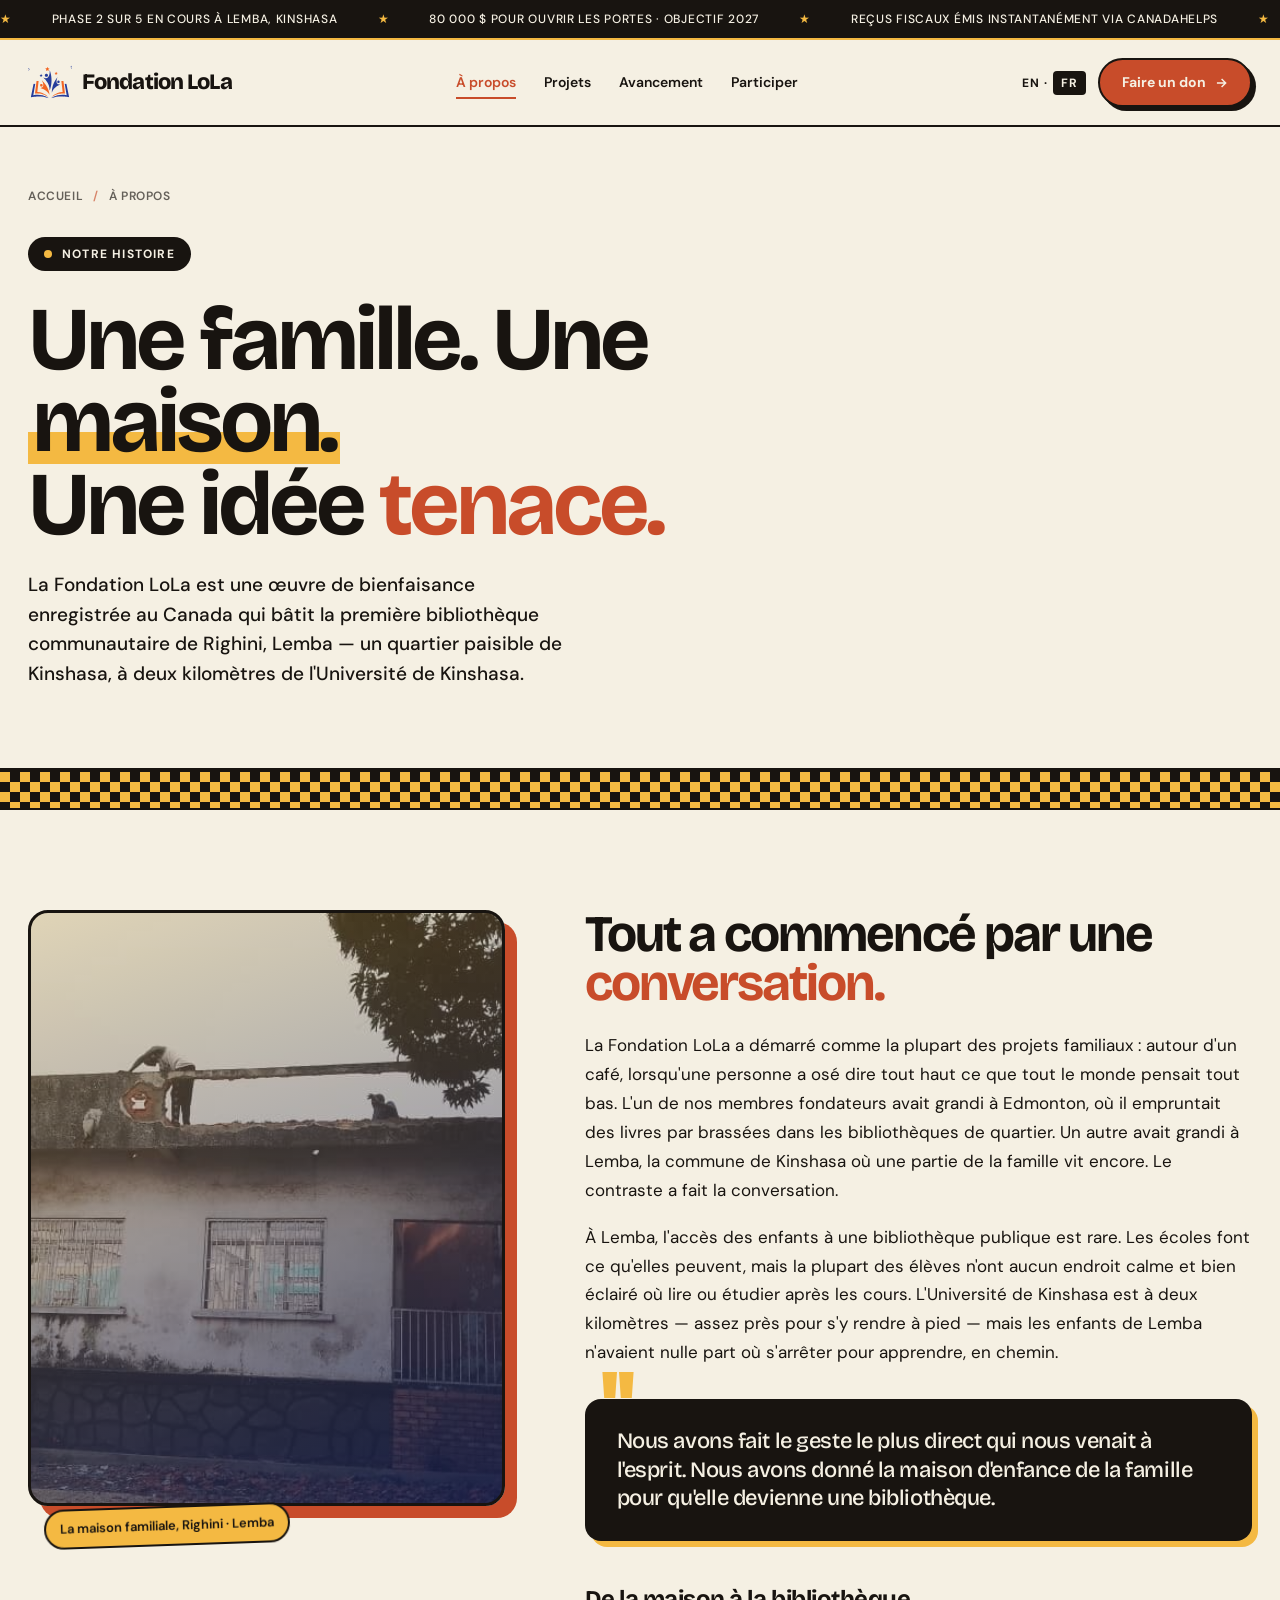
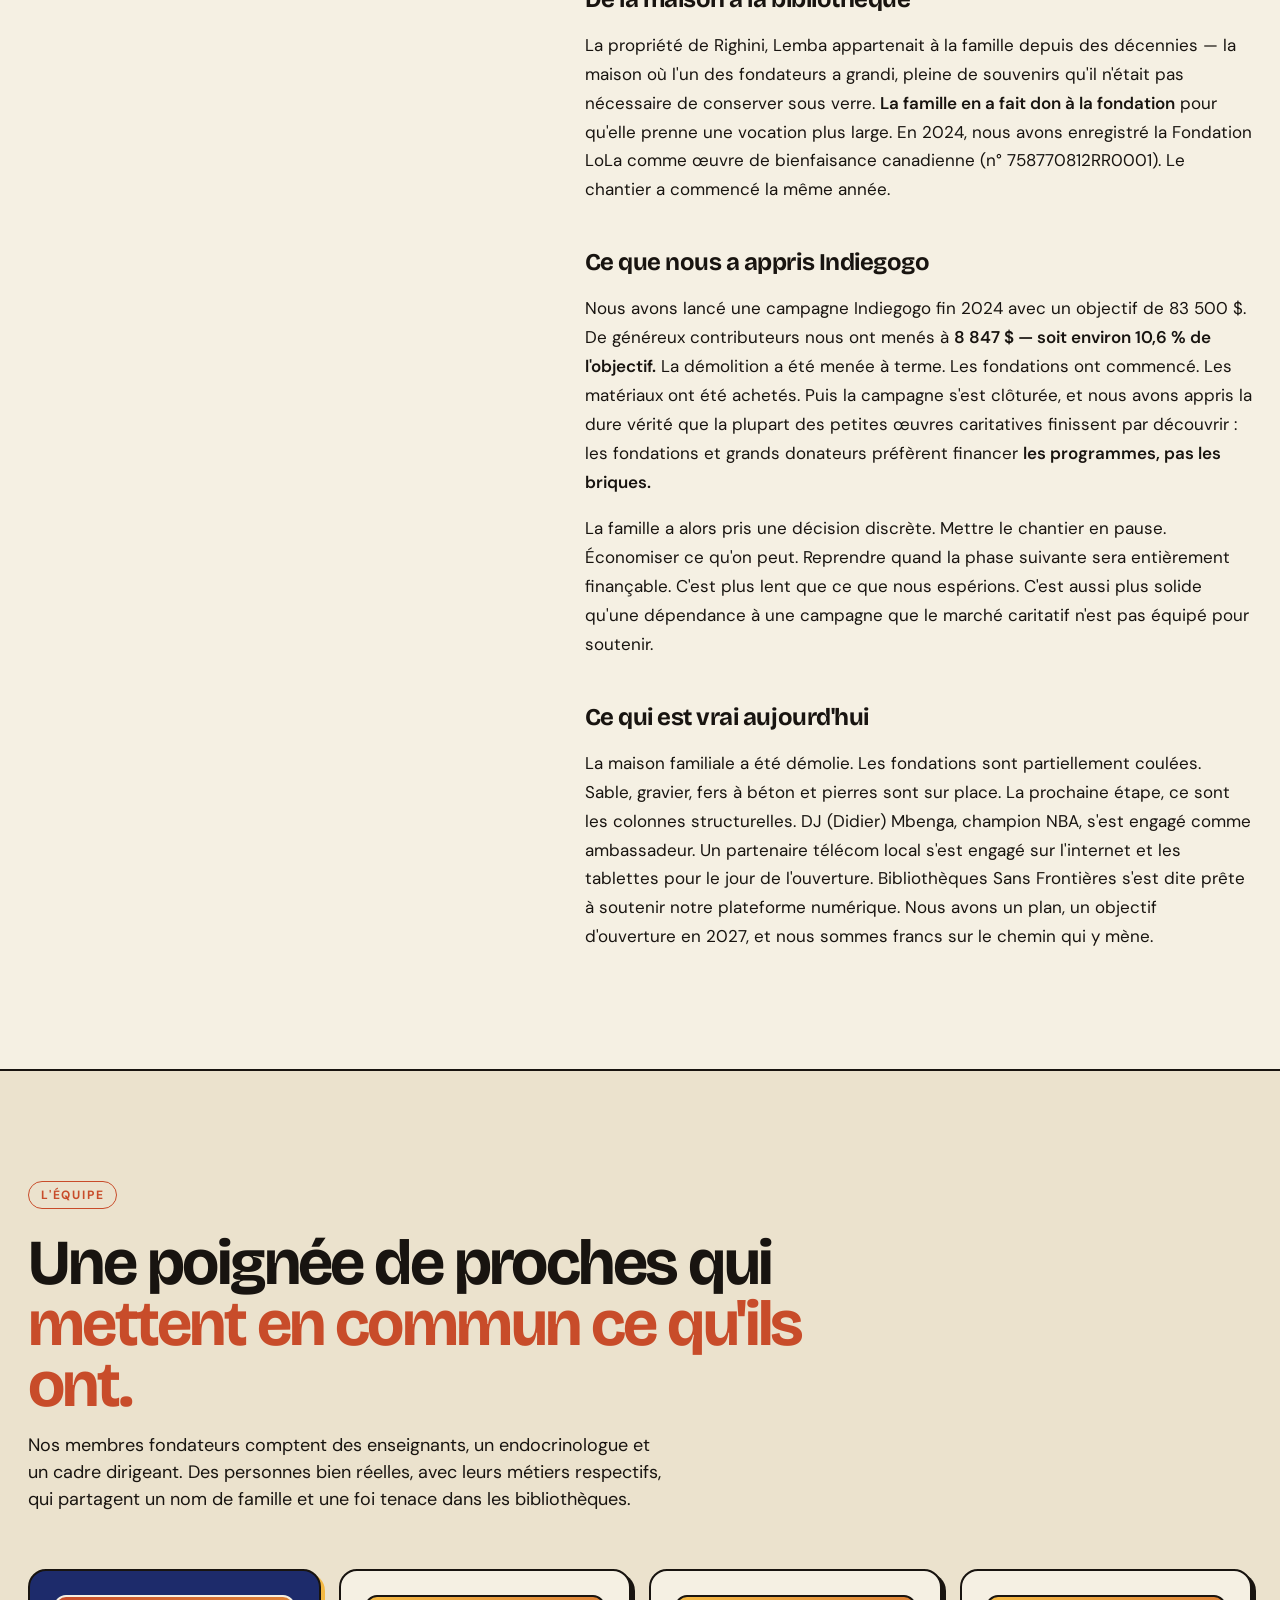
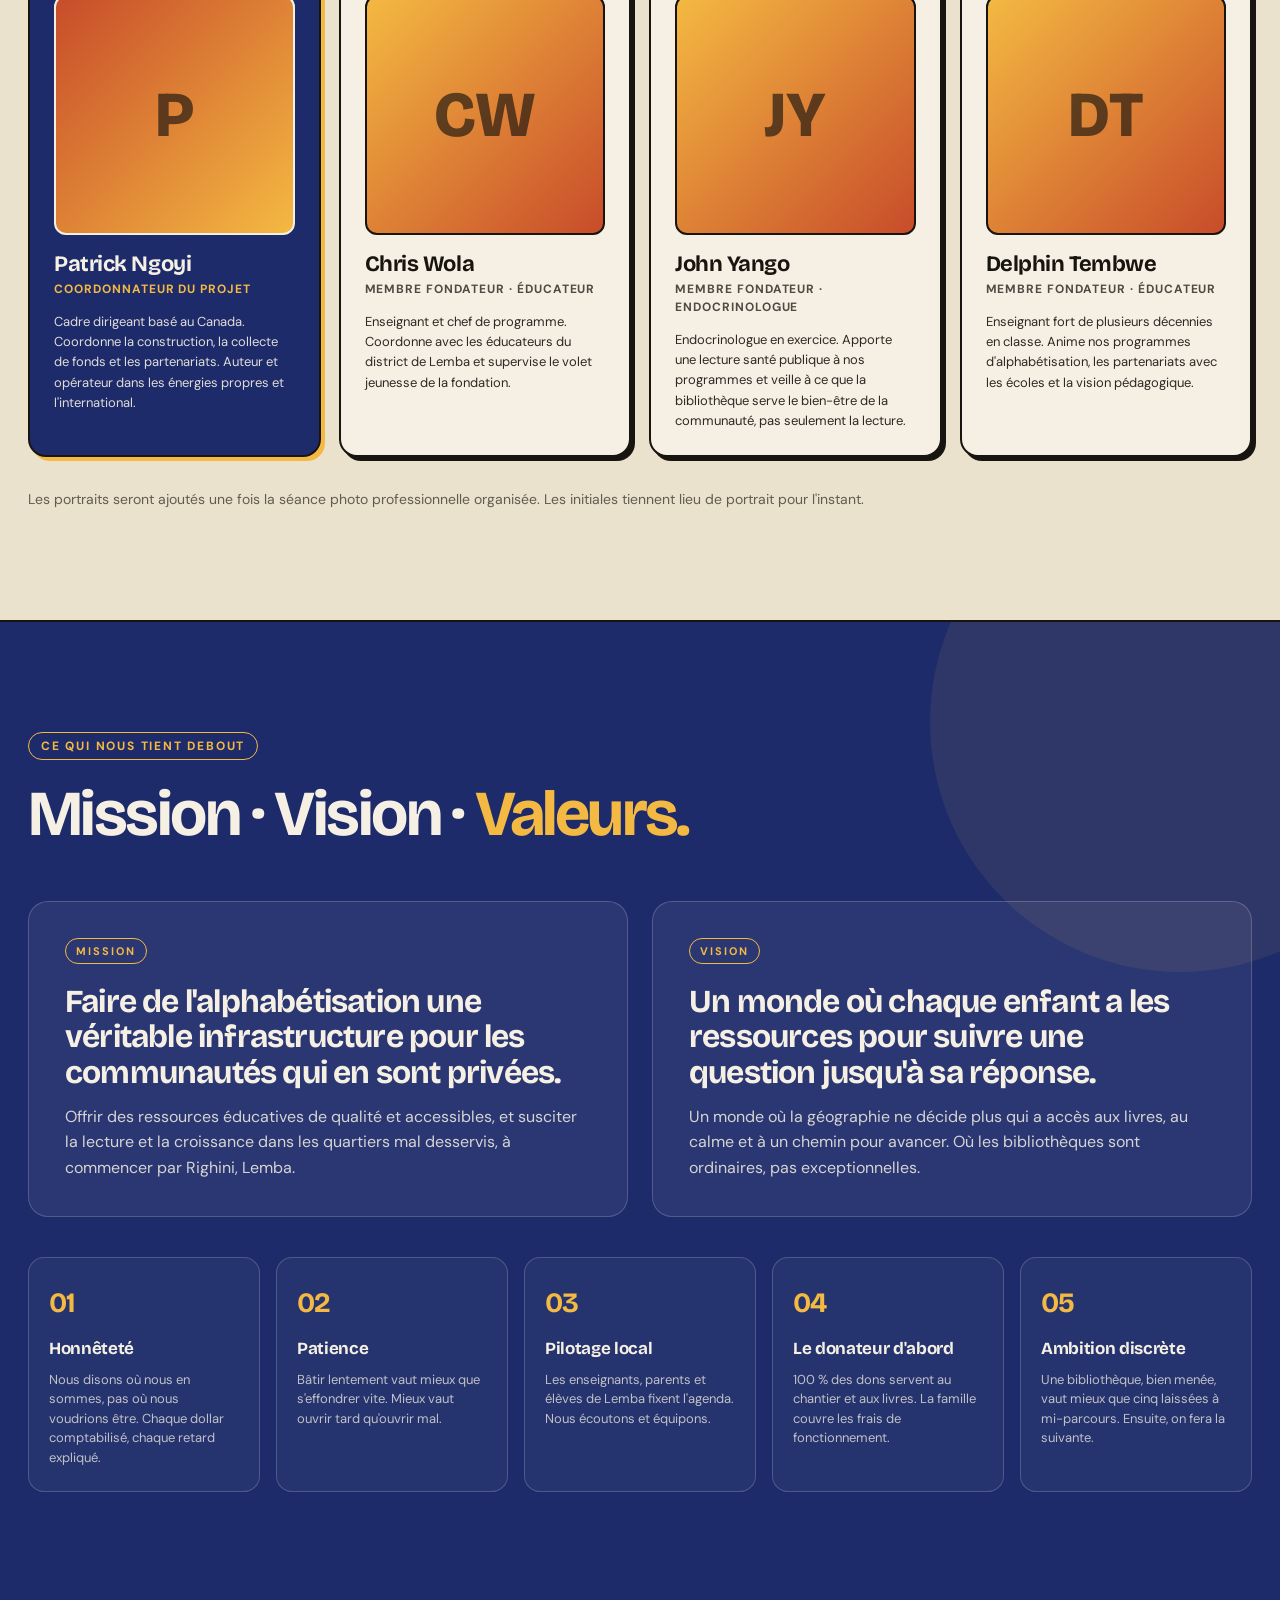
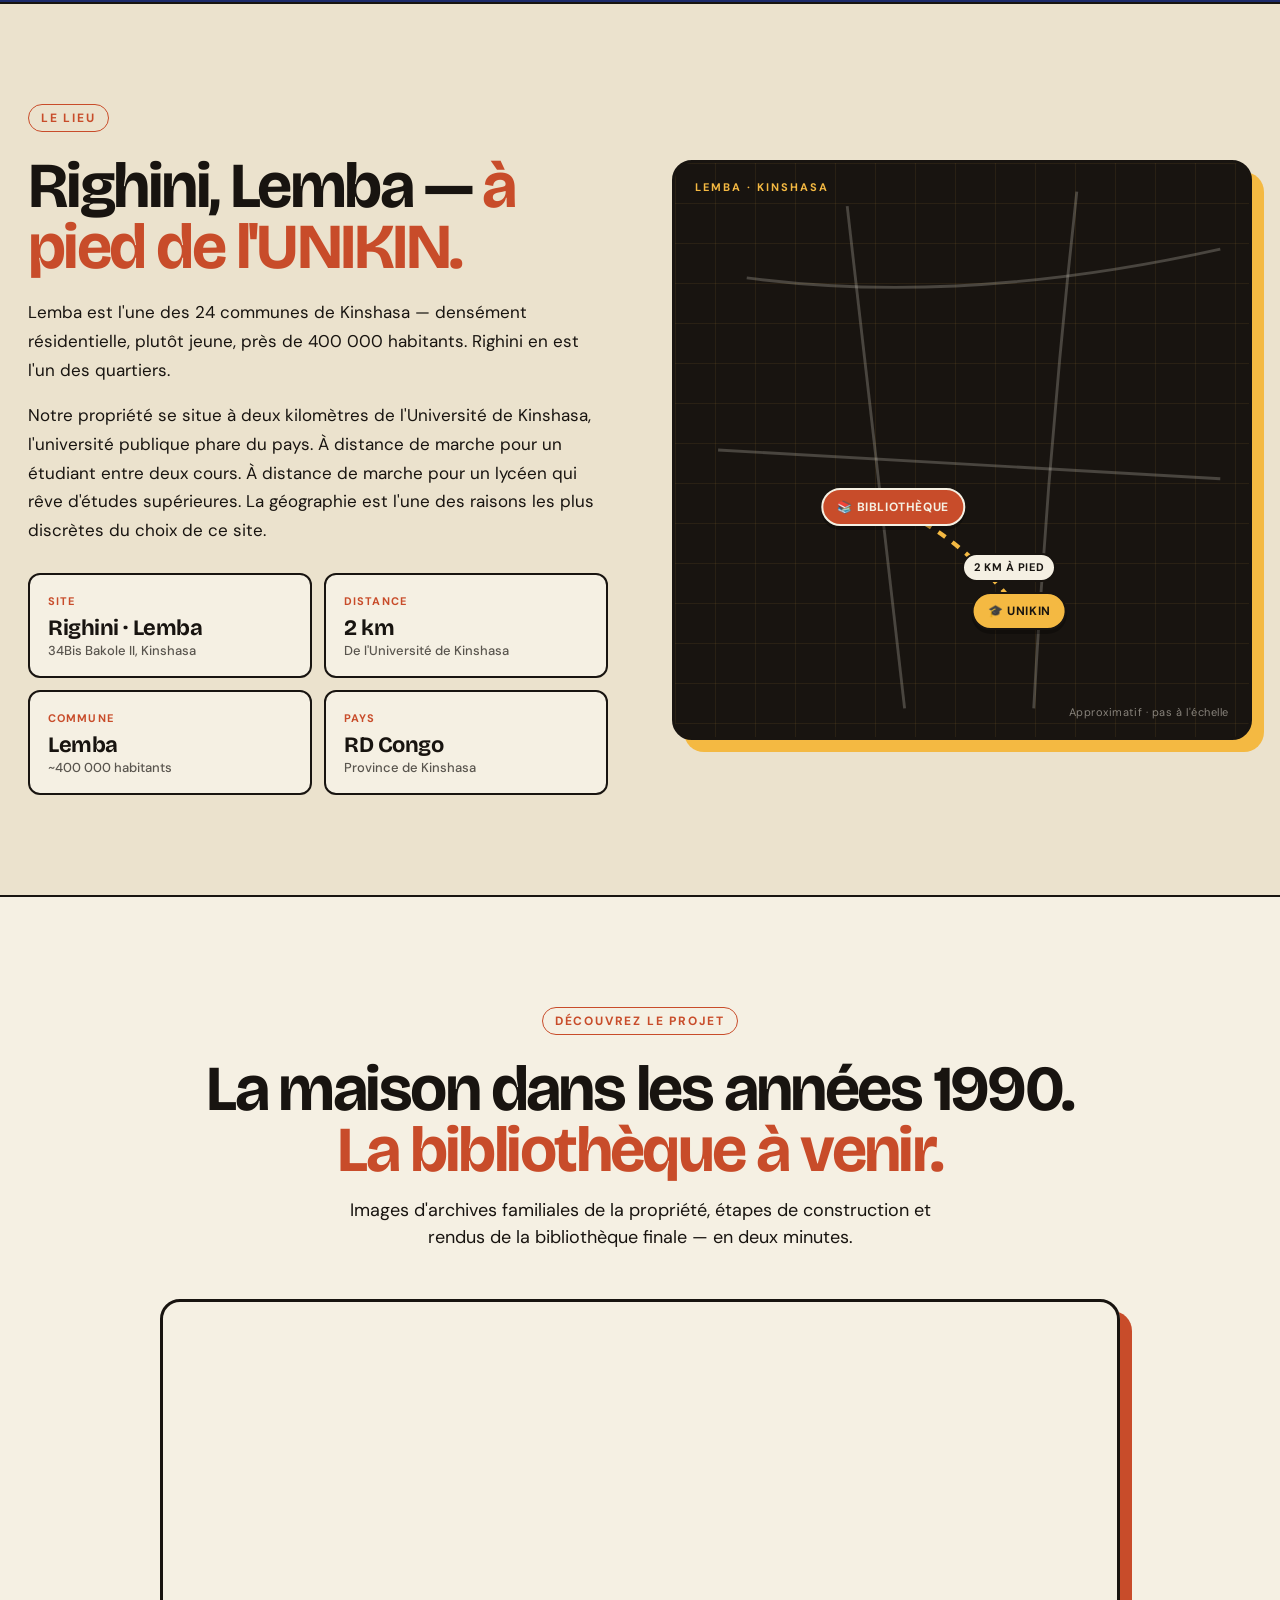
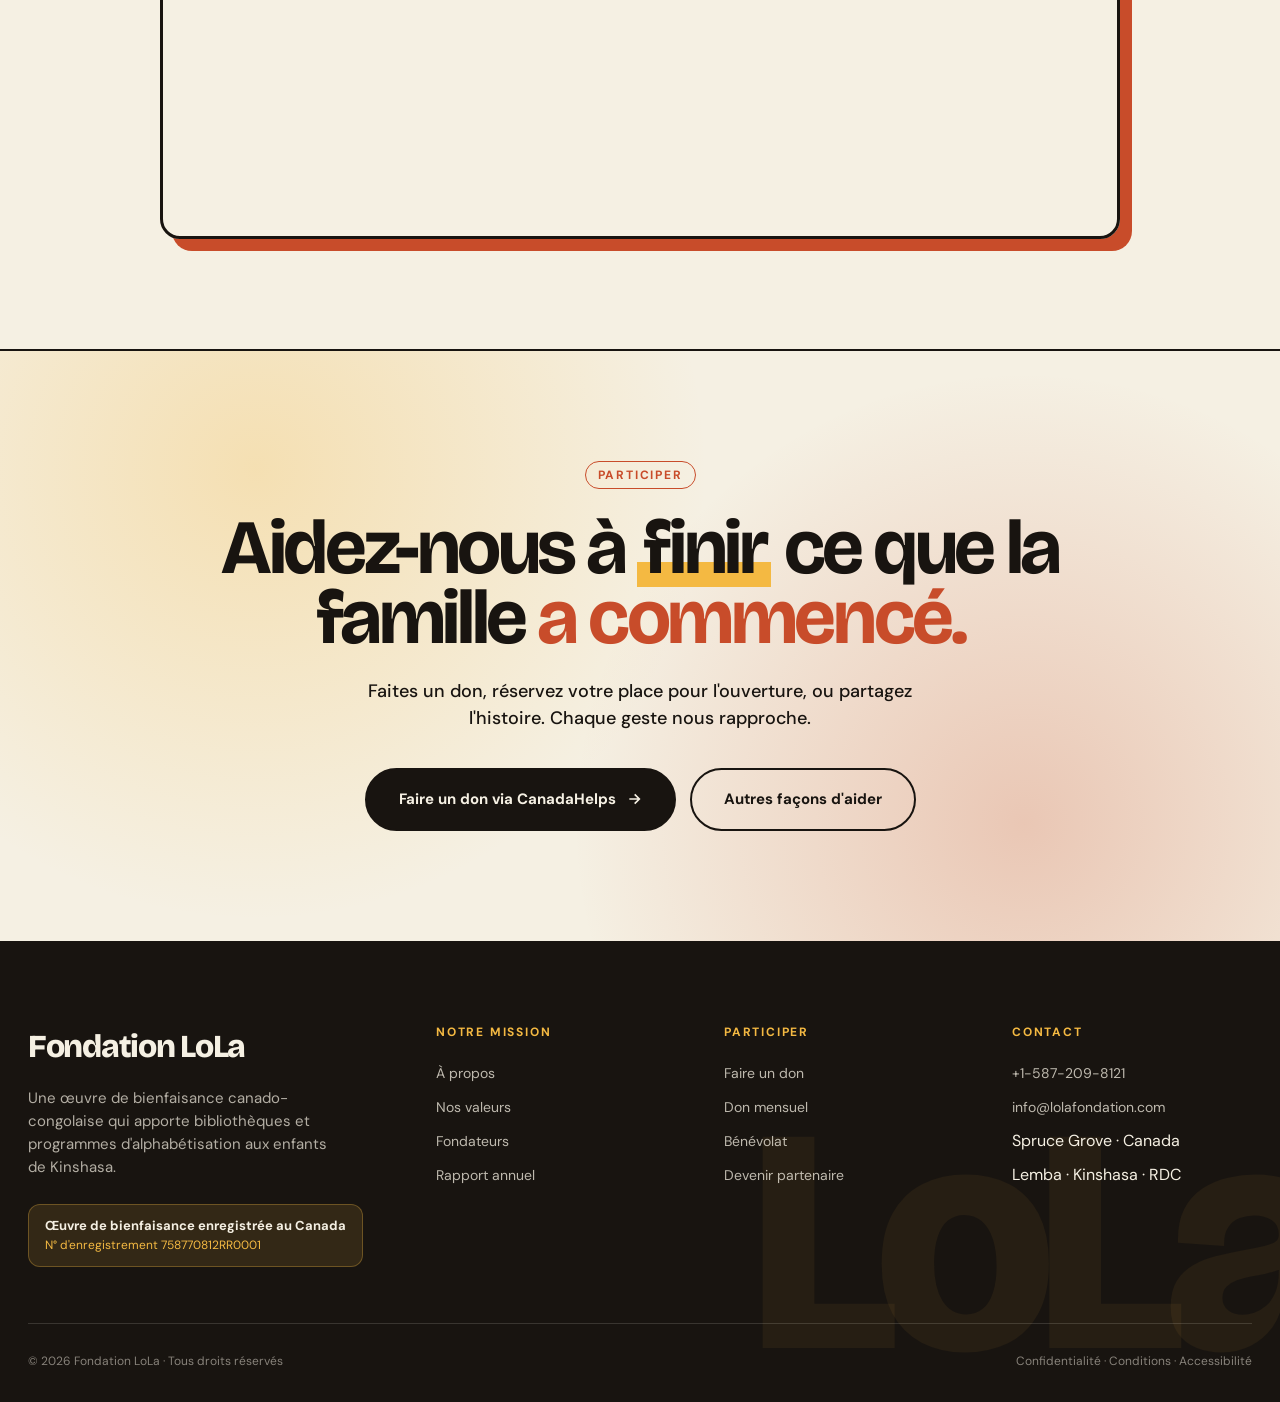
<file: fr/a-propos.html>
<!DOCTYPE html>
<html lang="fr">
<head>
<meta charset="UTF-8">
<meta name="viewport" content="width=device-width, initial-scale=1.0">
<title>À propos · Fondation LoLa</title>
<link rel="preconnect" href="https://fonts.googleapis.com">
<link rel="preconnect" href="https://fonts.gstatic.com" crossorigin>
<link href="https://fonts.googleapis.com/css2?family=Bricolage+Grotesque:opsz,wght@10..48,300;10..48,400;10..48,500;10..48,600;10..48,700;10..48,800&family=DM+Sans:wght@400;500;600&display=swap" rel="stylesheet">
<link rel="stylesheet" href="../styles.css">
<style>
  /* STORY */
  .story-section {
    padding: 100px 0;
    background: var(--cream);
    border-bottom: 2px solid var(--ink);
  }
  .story-grid {
    display: grid;
    grid-template-columns: 1fr 1.4fr;
    gap: 80px;
    align-items: start;
  }
  .story-image {
    aspect-ratio: 4/5;
    background:
      linear-gradient(160deg, rgba(244, 185, 66, 0.3) 0%, rgba(29, 43, 107, 0.6) 100%),
      url('../images/original-house-pre-demolition.jpg') center/cover;
    border: 3px solid var(--ink);
    border-radius: 20px;
    box-shadow: 12px 12px 0 var(--clay);
    position: sticky;
    top: 120px;
  }
  .story-image-caption {
    position: absolute;
    bottom: -40px;
    left: 16px;
    font-size: 13px;
    font-weight: 600;
    color: var(--ink);
    background: var(--sun);
    border: 2px solid var(--ink);
    padding: 8px 14px;
    border-radius: 999px;
    transform: rotate(-2deg);
  }
  .story-body h2 {
    font-family: 'Bricolage Grotesque', sans-serif;
    font-size: clamp(36px, 4vw, 56px);
    line-height: 0.95;
    letter-spacing: -0.04em;
    font-weight: 700;
    margin-bottom: 24px;
    color: var(--ink);
  }
  .story-body h2 .clay { color: var(--clay); }
  .story-body h3 {
    font-family: 'Bricolage Grotesque', sans-serif;
    font-size: 24px;
    font-weight: 700;
    letter-spacing: -0.02em;
    margin-top: 40px;
    margin-bottom: 14px;
    color: var(--ink);
  }
  .story-body p {
    font-size: 17px;
    line-height: 1.7;
    color: var(--ink);
    margin-bottom: 18px;
  }
  .story-body p strong { font-weight: 600; }
  .story-pull {
    background: var(--ink);
    color: var(--cream);
    padding: 28px 32px;
    border-radius: 16px;
    font-family: 'Bricolage Grotesque', sans-serif;
    font-size: 22px;
    line-height: 1.3;
    font-weight: 500;
    letter-spacing: -0.02em;
    margin: 32px 0;
    box-shadow: 6px 6px 0 var(--sun);
    position: relative;
  }
  .story-pull::before {
    content: '"';
    position: absolute;
    top: -40px;
    left: 16px;
    font-size: 100px;
    color: var(--sun);
    font-weight: 800;
    line-height: 1;
  }

  /* FOUNDERS */
  .founders {
    padding: 110px 0;
    background: var(--cream-deep);
    border-bottom: 2px solid var(--ink);
  }
  .founders-header { margin-bottom: 56px; max-width: 800px; }
  .founders h2 {
    font-family: 'Bricolage Grotesque', sans-serif;
    font-size: clamp(40px, 5vw, 72px);
    line-height: 0.95;
    letter-spacing: -0.04em;
    font-weight: 700;
    color: var(--ink);
    margin-bottom: 16px;
  }
  .founders h2 .clay { color: var(--clay); }
  .founders-lead { font-size: 18px; color: var(--ink); max-width: 640px; }
  .founder-grid {
    display: grid;
    grid-template-columns: repeat(4, 1fr);
    gap: 18px;
  }
  .founder {
    background: var(--cream);
    border: 2px solid var(--ink);
    border-radius: 18px;
    padding: 24px;
    box-shadow: 4px 4px 0 var(--ink);
    transition: all 0.15s;
  }
  .founder:hover { transform: translate(-2px, -2px); box-shadow: 6px 6px 0 var(--ink); }
  .founder.featured { background: var(--indigo); color: var(--cream); box-shadow: 4px 4px 0 var(--sun); }
  .founder.featured:hover { box-shadow: 6px 6px 0 var(--sun); }
  .founder-photo {
    aspect-ratio: 1;
    border-radius: 12px;
    background: linear-gradient(135deg, var(--sun), var(--clay));
    border: 2px solid var(--ink);
    margin-bottom: 18px;
    position: relative;
    overflow: hidden;
  }
  .founder.featured .founder-photo { background: linear-gradient(135deg, var(--clay), var(--sun)); border-color: var(--cream); }
  .founder-photo::after {
    content: attr(data-initial);
    position: absolute;
    inset: 0;
    display: flex;
    align-items: center;
    justify-content: center;
    font-family: 'Bricolage Grotesque', sans-serif;
    font-size: 64px;
    font-weight: 800;
    color: var(--ink);
    opacity: 0.65;
  }
  .founder h3 {
    font-family: 'Bricolage Grotesque', sans-serif;
    font-size: 22px;
    font-weight: 700;
    letter-spacing: -0.02em;
    line-height: 1.05;
    margin-bottom: 4px;
  }
  .founder-role {
    font-size: 12px;
    font-weight: 700;
    text-transform: uppercase;
    letter-spacing: 0.08em;
    opacity: 0.75;
    margin-bottom: 14px;
  }
  .founder.featured .founder-role { color: var(--sun); opacity: 1; }
  .founder-bio { font-size: 13px; line-height: 1.55; opacity: 0.9; }

  /* MISSION VISION VALUES */
  .mvv {
    padding: 110px 0;
    background: var(--indigo);
    color: var(--cream);
    border-bottom: 2px solid var(--ink);
    position: relative;
    overflow: hidden;
  }
  .mvv::before {
    content: '';
    position: absolute;
    top: -150px;
    right: -150px;
    width: 500px;
    height: 500px;
    background: var(--sun);
    border-radius: 50%;
    opacity: 0.08;
    pointer-events: none;
  }
  .mvv-header { margin-bottom: 56px; max-width: 800px; position: relative; z-index: 2; }
  .mvv-header h2 {
    font-family: 'Bricolage Grotesque', sans-serif;
    font-size: clamp(40px, 5vw, 72px);
    line-height: 0.95;
    letter-spacing: -0.04em;
    font-weight: 700;
  }
  .mvv-header h2 .yellow { color: var(--sun); }
  .mvv-grid {
    display: grid;
    grid-template-columns: 1fr 1fr;
    gap: 24px;
    margin-bottom: 24px;
    position: relative;
    z-index: 2;
  }
  .mvv-card {
    background: rgba(245, 240, 227, 0.06);
    border: 1.5px solid rgba(245, 240, 227, 0.2);
    border-radius: 20px;
    padding: 36px;
  }
  .mvv-card .label {
    display: inline-block;
    font-size: 11px;
    font-weight: 700;
    letter-spacing: 0.18em;
    text-transform: uppercase;
    color: var(--sun);
    border: 1px solid var(--sun);
    padding: 4px 10px;
    border-radius: 999px;
    margin-bottom: 20px;
  }
  .mvv-card h3 {
    font-family: 'Bricolage Grotesque', sans-serif;
    font-size: 32px;
    line-height: 1.1;
    letter-spacing: -0.025em;
    font-weight: 700;
    margin-bottom: 14px;
  }
  .mvv-card p { font-size: 16px; line-height: 1.6; color: rgba(245, 240, 227, 0.85); }

  .values-grid {
    display: grid;
    grid-template-columns: repeat(5, 1fr);
    gap: 16px;
    position: relative;
    z-index: 2;
    margin-top: 40px;
  }
  .value {
    background: rgba(245, 240, 227, 0.04);
    border: 1.5px solid rgba(245, 240, 227, 0.2);
    border-radius: 16px;
    padding: 24px 20px;
    transition: background 0.25s;
  }
  .value:hover { background: rgba(244, 185, 66, 0.12); border-color: var(--sun); }
  .value-num {
    font-family: 'Bricolage Grotesque', sans-serif;
    font-size: 28px;
    color: var(--sun);
    font-weight: 700;
    margin-bottom: 12px;
    letter-spacing: -0.03em;
  }
  .value h4 {
    font-family: 'Bricolage Grotesque', sans-serif;
    font-size: 17px;
    font-weight: 700;
    letter-spacing: -0.02em;
    margin-bottom: 8px;
  }
  .value p { font-size: 13px; line-height: 1.5; color: rgba(245, 240, 227, 0.75); }

  /* LOCATION */
  .location-section {
    padding: 100px 0;
    background: var(--cream-deep);
    border-bottom: 2px solid var(--ink);
  }
  .location-grid {
    display: grid;
    grid-template-columns: 1fr 1fr;
    gap: 64px;
    align-items: center;
  }
  .location-grid h2 {
    font-family: 'Bricolage Grotesque', sans-serif;
    font-size: clamp(40px, 5vw, 64px);
    line-height: 0.95;
    letter-spacing: -0.04em;
    font-weight: 700;
    color: var(--ink);
    margin-bottom: 20px;
  }
  .location-grid h2 .clay { color: var(--clay); }
  .location-grid p { font-size: 17px; line-height: 1.7; color: var(--ink); margin-bottom: 16px; }
  .location-meta {
    display: grid;
    grid-template-columns: 1fr 1fr;
    gap: 12px;
    margin-top: 28px;
  }
  .location-meta-item {
    background: var(--cream);
    border: 2px solid var(--ink);
    padding: 18px;
    border-radius: 12px;
  }
  .location-meta-item .lab { font-size: 11px; font-weight: 700; letter-spacing: 0.1em; text-transform: uppercase; color: var(--clay); margin-bottom: 6px; }
  .location-meta-item .val { font-family: 'Bricolage Grotesque', sans-serif; font-size: 22px; font-weight: 700; letter-spacing: -0.02em; line-height: 1.1; }
  .location-meta-item .val small { display: block; font-family: 'DM Sans', sans-serif; font-size: 13px; font-weight: 500; color: var(--ink); opacity: 0.7; margin-top: 4px; letter-spacing: 0; }

  .map-card {
    background: var(--ink);
    border: 3px solid var(--ink);
    border-radius: 20px;
    box-shadow: 12px 12px 0 var(--sun);
    aspect-ratio: 1;
    position: relative;
    overflow: hidden;
    color: var(--cream);
  }
  .map-svg { width: 100%; height: 100%; }
  .map-pin {
    position: absolute;
    background: var(--clay);
    color: var(--cream);
    padding: 8px 14px;
    border-radius: 999px;
    border: 2px solid var(--cream);
    font-size: 12px;
    font-weight: 700;
    letter-spacing: 0.05em;
    text-transform: uppercase;
    box-shadow: 0 4px 0 rgba(0,0,0,0.3);
    z-index: 2;
  }
  .map-pin.library { top: 60%; left: 38%; transform: translate(-50%, -50%); }
  .map-pin.unikin { top: 78%; left: 60%; transform: translate(-50%, -50%); background: var(--sun); color: var(--ink); border-color: var(--ink); }
  .map-pin.dot {
    width: 14px; height: 14px;
    padding: 0;
    border-radius: 50%;
  }
  .map-line {
    position: absolute;
    top: 60%; left: 38%;
    width: 30%;
    height: 2px;
    background: repeating-linear-gradient(90deg, var(--cream) 0 6px, transparent 6px 12px);
    transform: rotate(20deg);
    transform-origin: left center;
  }
  .map-distance {
    position: absolute;
    top: 68%; left: 50%;
    background: var(--cream);
    color: var(--ink);
    padding: 4px 10px;
    border-radius: 999px;
    font-size: 11px;
    font-weight: 700;
    letter-spacing: 0.05em;
    text-transform: uppercase;
    border: 2px solid var(--ink);
    z-index: 3;
  }
  .map-grid-bg {
    position: absolute;
    inset: 0;
    background-image:
      linear-gradient(rgba(244, 185, 66, 0.08) 1px, transparent 1px),
      linear-gradient(90deg, rgba(244, 185, 66, 0.08) 1px, transparent 1px);
    background-size: 40px 40px;
  }
  .map-label {
    position: absolute;
    top: 16px; left: 20px;
    font-size: 11px;
    font-weight: 700;
    letter-spacing: 0.18em;
    text-transform: uppercase;
    color: var(--sun);
  }
  .map-label-bottom {
    position: absolute;
    bottom: 16px; right: 20px;
    font-size: 11px;
    color: rgba(245, 240, 227, 0.5);
    letter-spacing: 0.05em;
  }

  /* VIDEO */
  .video-section {
    padding: 110px 0;
    background: var(--cream);
    border-bottom: 2px solid var(--ink);
    text-align: center;
  }
  .video-section h2 {
    font-family: 'Bricolage Grotesque', sans-serif;
    font-size: clamp(40px, 5vw, 72px);
    line-height: 0.95;
    letter-spacing: -0.04em;
    font-weight: 700;
    color: var(--ink);
    margin-bottom: 16px;
    max-width: 900px;
    margin-left: auto;
    margin-right: auto;
  }
  .video-section h2 .clay { color: var(--clay); }
  .video-section .lead { font-size: 18px; color: var(--ink); max-width: 600px; margin: 0 auto 48px; }
  .video-wrap {
    max-width: 960px;
    margin: 0 auto;
    aspect-ratio: 16/9;
    border: 3px solid var(--ink);
    border-radius: 20px;
    overflow: hidden;
    box-shadow: 12px 12px 0 var(--clay);
  }
  .video-wrap iframe { width: 100%; height: 100%; border: 0; display: block; }

  @media (max-width: 1000px) {
    .story-grid { grid-template-columns: 1fr; gap: 40px; }
    .story-image { position: static; }
    .founder-grid { grid-template-columns: repeat(2, 1fr); }
    .mvv-grid { grid-template-columns: 1fr; }
    .values-grid { grid-template-columns: repeat(2, 1fr); }
    .location-grid { grid-template-columns: 1fr; gap: 40px; }
  }
</style>
</head>
<body>

<div class="ticker">
  <div class="ticker-track">
    <span>Phase 2 sur 5 en cours à Lemba, Kinshasa</span>
    <span>80 000 $ pour ouvrir les portes · Objectif 2027</span>
    <span>Reçus fiscaux émis instantanément via CanadaHelps</span>
    <span>Soutenus par DJ Mbenga, champion NBA</span>
    <span>Phase 2 sur 5 en cours à Lemba, Kinshasa</span>
    <span>80 000 $ pour ouvrir les portes · Objectif 2027</span>
    <span>Reçus fiscaux émis instantanément via CanadaHelps</span>
    <span>Soutenus par DJ Mbenga, champion NBA</span>
  </div>
</div>

<nav class="site-nav">
  <div class="container nav-row">
    <a href="index.html" class="logo">
      <div class="logo-mark"><img src="../images/lola-icon.svg" alt="Logo Fondation LoLa"></div>
      Fondation LoLa
    </a>
    <ul class="nav-links">
      <li><a href="a-propos.html" class="active">À propos</a></li>
      <li><a href="projets.html">Projets</a></li>
      <li><a href="avancement.html">Avancement</a></li>
      <li><a href="agir.html">Participer</a></li>
    </ul>
    <div class="nav-actions">
      <div class="lang-toggle"><a href="../about.html">EN</a> · <span class="active">FR</span></div>
      <a href="https://www.canadahelps.org/fr/organismesdebienfaisance/fondation-lola/" target="_blank" rel="noopener" class="btn-donate">
        Faire un don
        <svg width="14" height="14" viewBox="0 0 24 24" fill="none" stroke="currentColor" stroke-width="2.5"><path d="M5 12h14M13 5l7 7-7 7"/></svg>
      </a>
    </div>
  </div>
</nav>

<section class="page-hero">
  <div class="container">
    <div class="breadcrumb">
      <a href="index.html">Accueil</a>
      <span class="sep">/</span>
      <span>À propos</span>
    </div>
    <div class="page-hero-grid">
      <div>
        <div class="page-hero-eyebrow"><span class="dot"></span>Notre histoire</div>
        <h1>Une famille. Une <span class="underline">maison.</span><br>Une idée <span class="accent">tenace.</span></h1>
        <p class="page-hero-lead">La Fondation LoLa est une œuvre de bienfaisance enregistrée au Canada qui bâtit la première bibliothèque communautaire de Righini, Lemba — un quartier paisible de Kinshasa, à deux kilomètres de l'Université de Kinshasa.</p>
      </div>
    </div>
  </div>
</section>

<div class="pattern-strip"></div>

<section class="story-section">
  <div class="container">
    <div class="story-grid">
      <div style="position: relative;">
        <div class="story-image"></div>
        <div class="story-image-caption">La maison familiale, Righini · Lemba</div>
      </div>
      <div class="story-body">
        <h2>Tout a commencé par une <span class="clay">conversation.</span></h2>
        <p>La Fondation LoLa a démarré comme la plupart des projets familiaux : autour d'un café, lorsqu'une personne a osé dire tout haut ce que tout le monde pensait tout bas. L'un de nos membres fondateurs avait grandi à Edmonton, où il empruntait des livres par brassées dans les bibliothèques de quartier. Un autre avait grandi à Lemba, la commune de Kinshasa où une partie de la famille vit encore. Le contraste a fait la conversation.</p>
        <p>À Lemba, l'accès des enfants à une bibliothèque publique est rare. Les écoles font ce qu'elles peuvent, mais la plupart des élèves n'ont aucun endroit calme et bien éclairé où lire ou étudier après les cours. L'Université de Kinshasa est à deux kilomètres — assez près pour s'y rendre à pied — mais les enfants de Lemba n'avaient nulle part où s'arrêter pour apprendre, en chemin.</p>

        <div class="story-pull">Nous avons fait le geste le plus direct qui nous venait à l'esprit. Nous avons donné la maison d'enfance de la famille pour qu'elle devienne une bibliothèque.</div>

        <h3>De la maison à la bibliothèque</h3>
        <p>La propriété de Righini, Lemba appartenait à la famille depuis des décennies — la maison où l'un des fondateurs a grandi, pleine de souvenirs qu'il n'était pas nécessaire de conserver sous verre. <strong>La famille en a fait don à la fondation</strong> pour qu'elle prenne une vocation plus large. En 2024, nous avons enregistré la Fondation LoLa comme œuvre de bienfaisance canadienne (n° 758770812RR0001). Le chantier a commencé la même année.</p>

        <h3>Ce que nous a appris Indiegogo</h3>
        <p>Nous avons lancé une campagne Indiegogo fin 2024 avec un objectif de 83 500 $. De généreux contributeurs nous ont menés à <strong>8 847 $ — soit environ 10,6 % de l'objectif.</strong> La démolition a été menée à terme. Les fondations ont commencé. Les matériaux ont été achetés. Puis la campagne s'est clôturée, et nous avons appris la dure vérité que la plupart des petites œuvres caritatives finissent par découvrir : les fondations et grands donateurs préfèrent financer <strong>les programmes, pas les briques.</strong></p>
        <p>La famille a alors pris une décision discrète. Mettre le chantier en pause. Économiser ce qu'on peut. Reprendre quand la phase suivante sera entièrement finançable. C'est plus lent que ce que nous espérions. C'est aussi plus solide qu'une dépendance à une campagne que le marché caritatif n'est pas équipé pour soutenir.</p>

        <h3>Ce qui est vrai aujourd'hui</h3>
        <p>La maison familiale a été démolie. Les fondations sont partiellement coulées. Sable, gravier, fers à béton et pierres sont sur place. La prochaine étape, ce sont les colonnes structurelles. DJ (Didier) Mbenga, champion NBA, s'est engagé comme ambassadeur. Un partenaire télécom local s'est engagé sur l'internet et les tablettes pour le jour de l'ouverture. Bibliothèques Sans Frontières s'est dite prête à soutenir notre plateforme numérique. Nous avons un plan, un objectif d'ouverture en 2027, et nous sommes francs sur le chemin qui y mène.</p>
      </div>
    </div>
  </div>
</section>

<section class="founders">
  <div class="container">
    <div class="founders-header">
      <div class="section-eyebrow">L'équipe</div>
      <h2>Une poignée de proches qui <span class="clay">mettent en commun ce qu'ils ont.</span></h2>
      <p class="founders-lead">Nos membres fondateurs comptent des enseignants, un endocrinologue et un cadre dirigeant. Des personnes bien réelles, avec leurs métiers respectifs, qui partagent un nom de famille et une foi tenace dans les bibliothèques.</p>
    </div>
    <div class="founder-grid">
      <div class="founder featured">
        <div class="founder-photo" data-initial="P"></div>
        <h3>Patrick Ngoyi</h3>
        <div class="founder-role">Coordonnateur du projet</div>
        <p class="founder-bio">Cadre dirigeant basé au Canada. Coordonne la construction, la collecte de fonds et les partenariats. Auteur et opérateur dans les énergies propres et l'international.</p>
      </div>
      <div class="founder">
        <div class="founder-photo" data-initial="CW"></div>
        <h3>Chris Wola</h3>
        <div class="founder-role">Membre fondateur · Éducateur</div>
        <p class="founder-bio">Enseignant et chef de programme. Coordonne avec les éducateurs du district de Lemba et supervise le volet jeunesse de la fondation.</p>
      </div>
      <div class="founder">
        <div class="founder-photo" data-initial="JY"></div>
        <h3>John Yango</h3>
        <div class="founder-role">Membre fondateur · Endocrinologue</div>
        <p class="founder-bio">Endocrinologue en exercice. Apporte une lecture santé publique à nos programmes et veille à ce que la bibliothèque serve le bien-être de la communauté, pas seulement la lecture.</p>
      </div>
      <div class="founder">
        <div class="founder-photo" data-initial="DT"></div>
        <h3>Delphin Tembwe</h3>
        <div class="founder-role">Membre fondateur · Éducateur</div>
        <p class="founder-bio">Enseignant fort de plusieurs décennies en classe. Anime nos programmes d'alphabétisation, les partenariats avec les écoles et la vision pédagogique.</p>
      </div>
    </div>
    <p style="margin-top: 32px; font-size: 14px; color: var(--ink); opacity: 0.65;">Les portraits seront ajoutés une fois la séance photo professionnelle organisée. Les initiales tiennent lieu de portrait pour l'instant.</p>
  </div>
</section>

<section class="mvv">
  <div class="container">
    <div class="mvv-header">
      <div class="section-eyebrow dark">Ce qui nous tient debout</div>
      <h2>Mission · Vision · <span class="yellow">Valeurs.</span></h2>
    </div>

    <div class="mvv-grid">
      <div class="mvv-card">
        <div class="label">Mission</div>
        <h3>Faire de l'alphabétisation une véritable infrastructure pour les communautés qui en sont privées.</h3>
        <p>Offrir des ressources éducatives de qualité et accessibles, et susciter la lecture et la croissance dans les quartiers mal desservis, à commencer par Righini, Lemba.</p>
      </div>
      <div class="mvv-card">
        <div class="label">Vision</div>
        <h3>Un monde où chaque enfant a les ressources pour suivre une question jusqu'à sa réponse.</h3>
        <p>Un monde où la géographie ne décide plus qui a accès aux livres, au calme et à un chemin pour avancer. Où les bibliothèques sont ordinaires, pas exceptionnelles.</p>
      </div>
    </div>

    <div class="values-grid">
      <div class="value">
        <div class="value-num">01</div>
        <h4>Honnêteté</h4>
        <p>Nous disons où nous en sommes, pas où nous voudrions être. Chaque dollar comptabilisé, chaque retard expliqué.</p>
      </div>
      <div class="value">
        <div class="value-num">02</div>
        <h4>Patience</h4>
        <p>Bâtir lentement vaut mieux que s'effondrer vite. Mieux vaut ouvrir tard qu'ouvrir mal.</p>
      </div>
      <div class="value">
        <div class="value-num">03</div>
        <h4>Pilotage local</h4>
        <p>Les enseignants, parents et élèves de Lemba fixent l'agenda. Nous écoutons et équipons.</p>
      </div>
      <div class="value">
        <div class="value-num">04</div>
        <h4>Le donateur d'abord</h4>
        <p>100 % des dons servent au chantier et aux livres. La famille couvre les frais de fonctionnement.</p>
      </div>
      <div class="value">
        <div class="value-num">05</div>
        <h4>Ambition discrète</h4>
        <p>Une bibliothèque, bien menée, vaut mieux que cinq laissées à mi-parcours. Ensuite, on fera la suivante.</p>
      </div>
    </div>
  </div>
</section>

<section class="location-section">
  <div class="container">
    <div class="location-grid">
      <div>
        <div class="section-eyebrow">Le lieu</div>
        <h2>Righini, Lemba — <span class="clay">à pied de l'UNIKIN.</span></h2>
        <p>Lemba est l'une des 24 communes de Kinshasa — densément résidentielle, plutôt jeune, près de 400 000 habitants. Righini en est l'un des quartiers.</p>
        <p>Notre propriété se situe à deux kilomètres de l'Université de Kinshasa, l'université publique phare du pays. À distance de marche pour un étudiant entre deux cours. À distance de marche pour un lycéen qui rêve d'études supérieures. La géographie est l'une des raisons les plus discrètes du choix de ce site.</p>
        <div class="location-meta">
          <div class="location-meta-item">
            <div class="lab">Site</div>
            <div class="val">Righini · Lemba<small>34Bis Bakole II, Kinshasa</small></div>
          </div>
          <div class="location-meta-item">
            <div class="lab">Distance</div>
            <div class="val">2 km<small>De l'Université de Kinshasa</small></div>
          </div>
          <div class="location-meta-item">
            <div class="lab">Commune</div>
            <div class="val">Lemba<small>~400 000 habitants</small></div>
          </div>
          <div class="location-meta-item">
            <div class="lab">Pays</div>
            <div class="val">RD Congo<small>Province de Kinshasa</small></div>
          </div>
        </div>
      </div>
      <div>
        <div class="map-card">
          <div class="map-grid-bg"></div>
          <div class="map-label">Lemba · Kinshasa</div>
          <svg class="map-svg" viewBox="0 0 400 400" xmlns="http://www.w3.org/2000/svg">
            <path d="M50 80 Q200 100 380 60" stroke="rgba(245,240,227,0.22)" stroke-width="2" fill="none"/>
            <path d="M30 200 L380 220" stroke="rgba(245,240,227,0.22)" stroke-width="2" fill="none"/>
            <path d="M120 30 L160 380" stroke="rgba(245,240,227,0.22)" stroke-width="2" fill="none"/>
            <path d="M280 20 Q260 200 250 380" stroke="rgba(245,240,227,0.22)" stroke-width="2" fill="none"/>
            <path d="M152 240 Q200 260 240 312" stroke="#f4b942" stroke-width="3" fill="none" stroke-dasharray="6 6"/>
          </svg>
          <div class="map-pin library">📚 Bibliothèque</div>
          <div class="map-pin unikin">🎓 UNIKIN</div>
          <div class="map-distance">2 km à pied</div>
          <div class="map-label-bottom">Approximatif · pas à l'échelle</div>
        </div>
      </div>
    </div>
  </div>
</section>

<section class="video-section">
  <div class="container">
    <div class="section-eyebrow">Découvrez le projet</div>
    <h2>La maison dans les années 1990. <span class="clay">La bibliothèque à venir.</span></h2>
    <p class="lead">Images d'archives familiales de la propriété, étapes de construction et rendus de la bibliothèque finale — en deux minutes.</p>
    <div class="video-wrap">
      <iframe src="https://www.youtube.com/embed/bRh3B3Lm8cM" title="Fondation LoLa — Histoire du projet" allowfullscreen></iframe>
    </div>
  </div>
</section>

<section class="cta-block">
  <div class="container">
    <div class="section-eyebrow">Participer</div>
    <h2>Aidez-nous à <span class="underline">finir</span> ce que la<br>famille <span class="clay">a commencé.</span></h2>
    <p>Faites un don, réservez votre place pour l'ouverture, ou partagez l'histoire. Chaque geste nous rapproche.</p>
    <div class="cta-buttons">
      <a href="https://www.canadahelps.org/fr/organismesdebienfaisance/fondation-lola/" target="_blank" rel="noopener" class="btn-big">
        Faire un don via CanadaHelps
        <svg width="16" height="16" viewBox="0 0 24 24" fill="none" stroke="currentColor" stroke-width="2.5"><path d="M5 12h14M13 5l7 7-7 7"/></svg>
      </a>
      <a href="agir.html" class="btn-outline">Autres façons d'aider</a>
    </div>
  </div>
</section>

<footer>
  <div class="container">
    <div class="footer-grid">
      <div>
        <div class="footer-brand">Fondation LoLa</div>
        <p class="footer-tagline">Une œuvre de bienfaisance canado-congolaise qui apporte bibliothèques et programmes d'alphabétisation aux enfants de Kinshasa.</p>
        <div class="charity-no">
          <strong>Œuvre de bienfaisance enregistrée au Canada</strong>
          N° d'enregistrement 758770812RR0001
        </div>
      </div>
      <div>
        <h4>Notre mission</h4>
        <ul>
          <li><a href="a-propos.html">À propos</a></li>
          <li><a href="a-propos.html#values">Nos valeurs</a></li>
          <li><a href="a-propos.html#founders">Fondateurs</a></li>
          <li><a href="avancement.html">Rapport annuel</a></li>
        </ul>
      </div>
      <div>
        <h4>Participer</h4>
        <ul>
          <li><a href="https://www.canadahelps.org/fr/organismesdebienfaisance/fondation-lola/" target="_blank" rel="noopener">Faire un don</a></li>
          <li><a href="agir.html#monthly">Don mensuel</a></li>
          <li><a href="agir.html#volunteer">Bénévolat</a></li>
          <li><a href="agir.html#partner">Devenir partenaire</a></li>
        </ul>
      </div>
      <div>
        <h4>Contact</h4>
        <ul>
          <li><a href="tel:+15872098121">+1-587-209-8121</a></li>
          <li><a href="mailto:info@lolafondation.com">info@lolafondation.com</a></li>
          <li>Spruce Grove · Canada</li>
          <li>Lemba · Kinshasa · RDC</li>
        </ul>
      </div>
    </div>
    <div class="footer-bottom">
      <div>© 2026 Fondation LoLa · Tous droits réservés</div>
      <div>Confidentialité · Conditions · Accessibilité</div>
    </div>
  </div>
</footer>

</body>
</html>
</file>
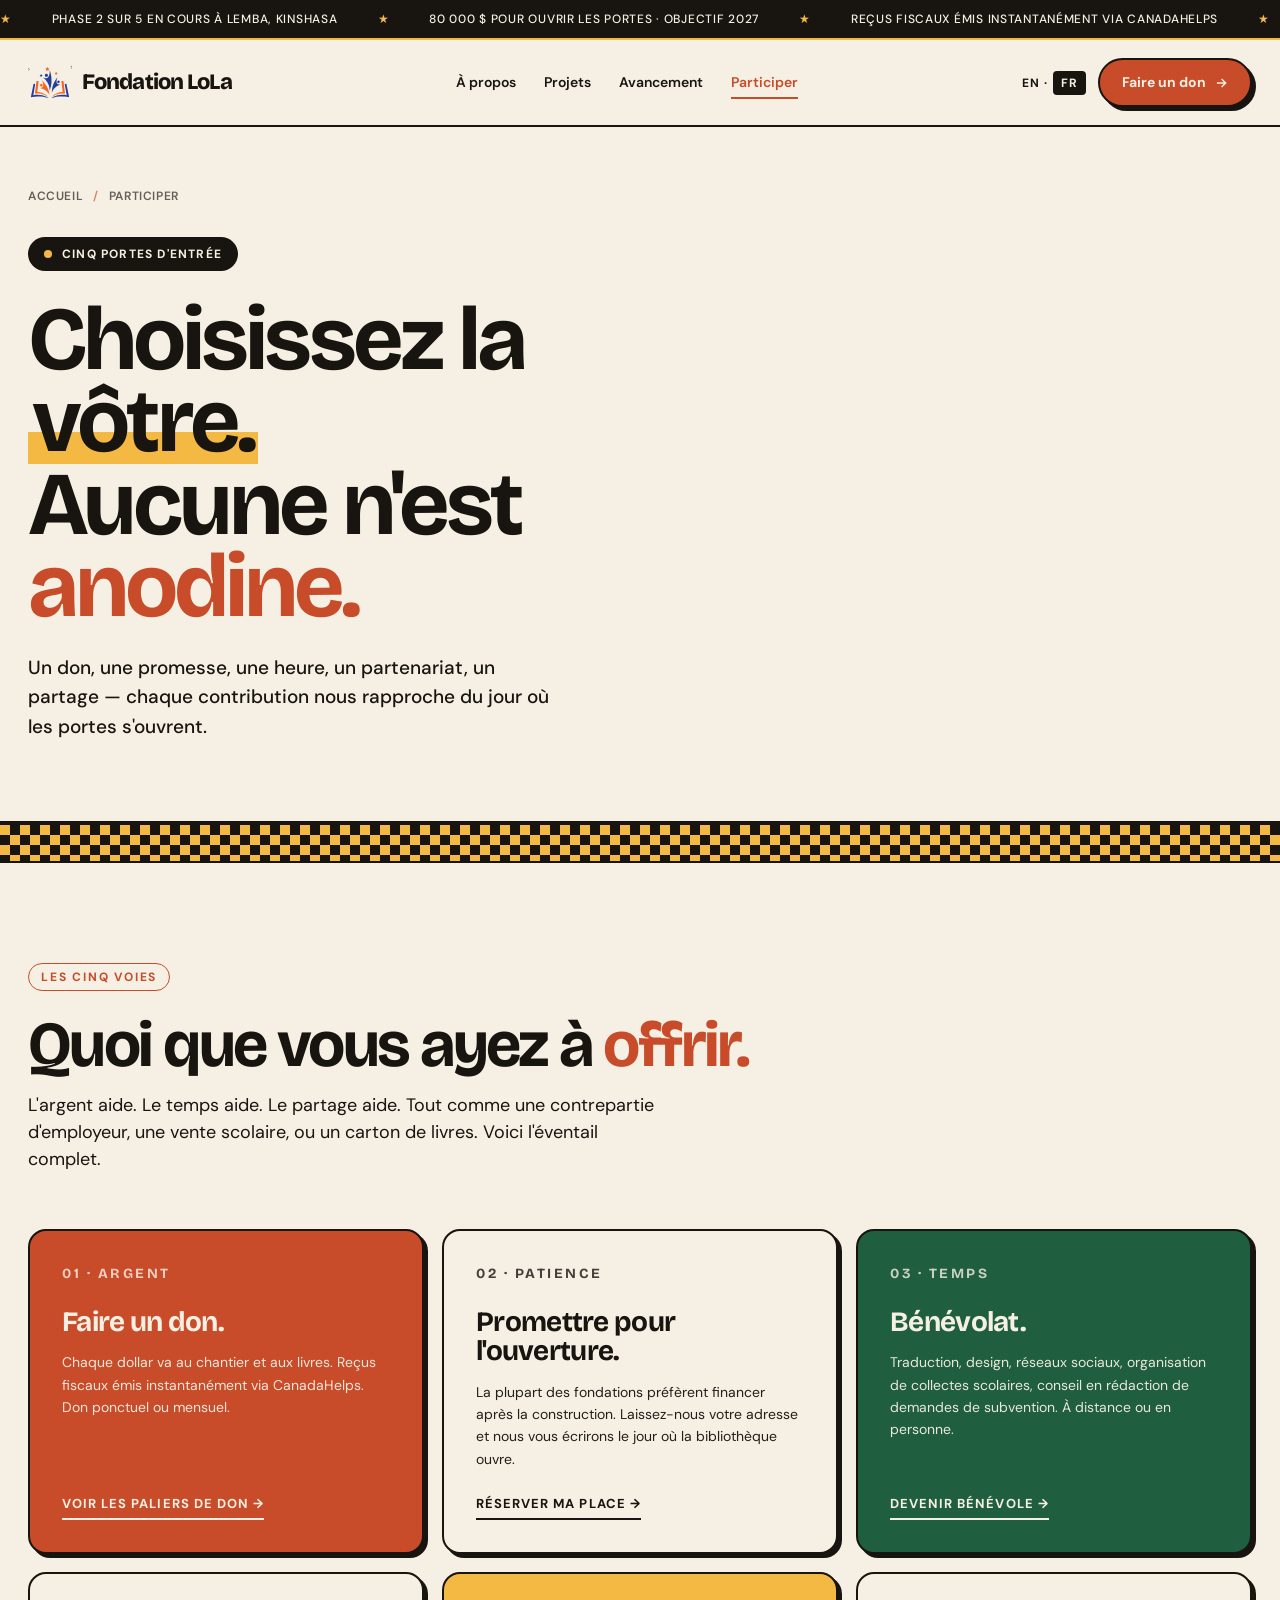
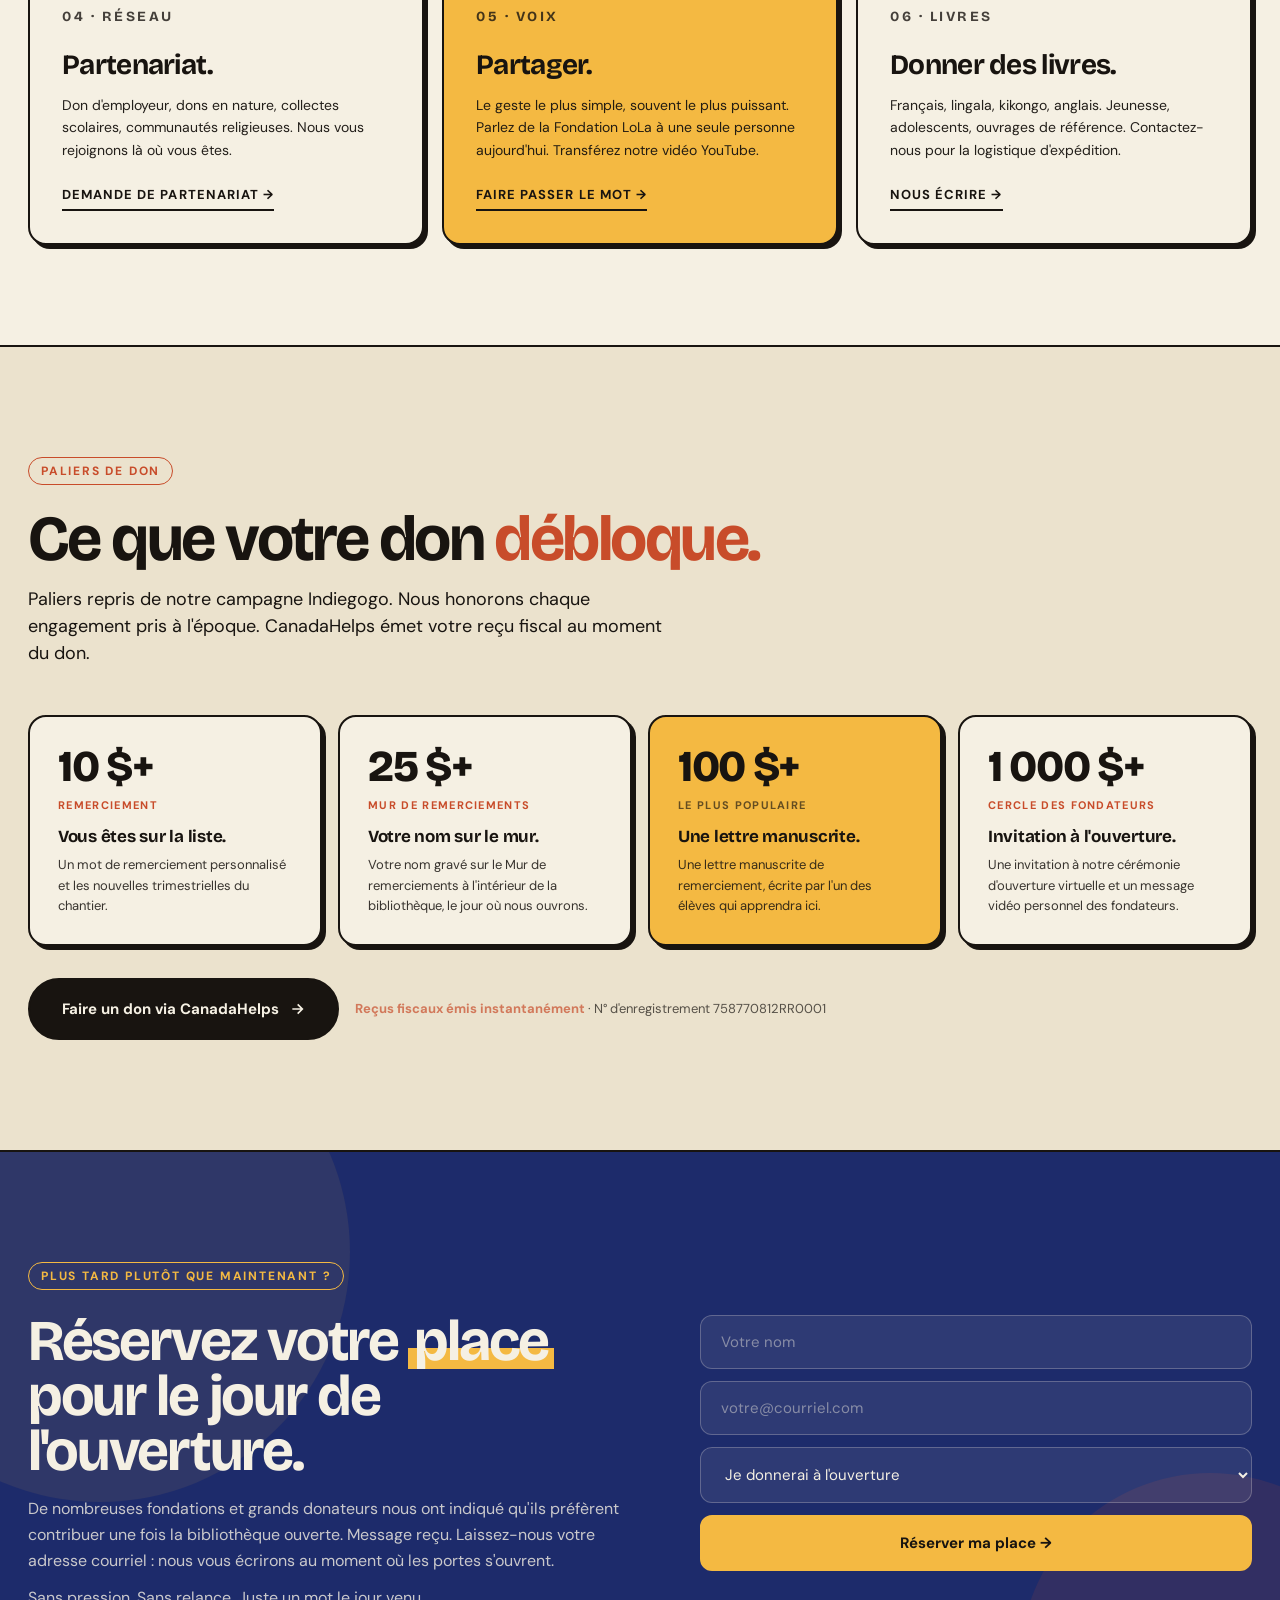
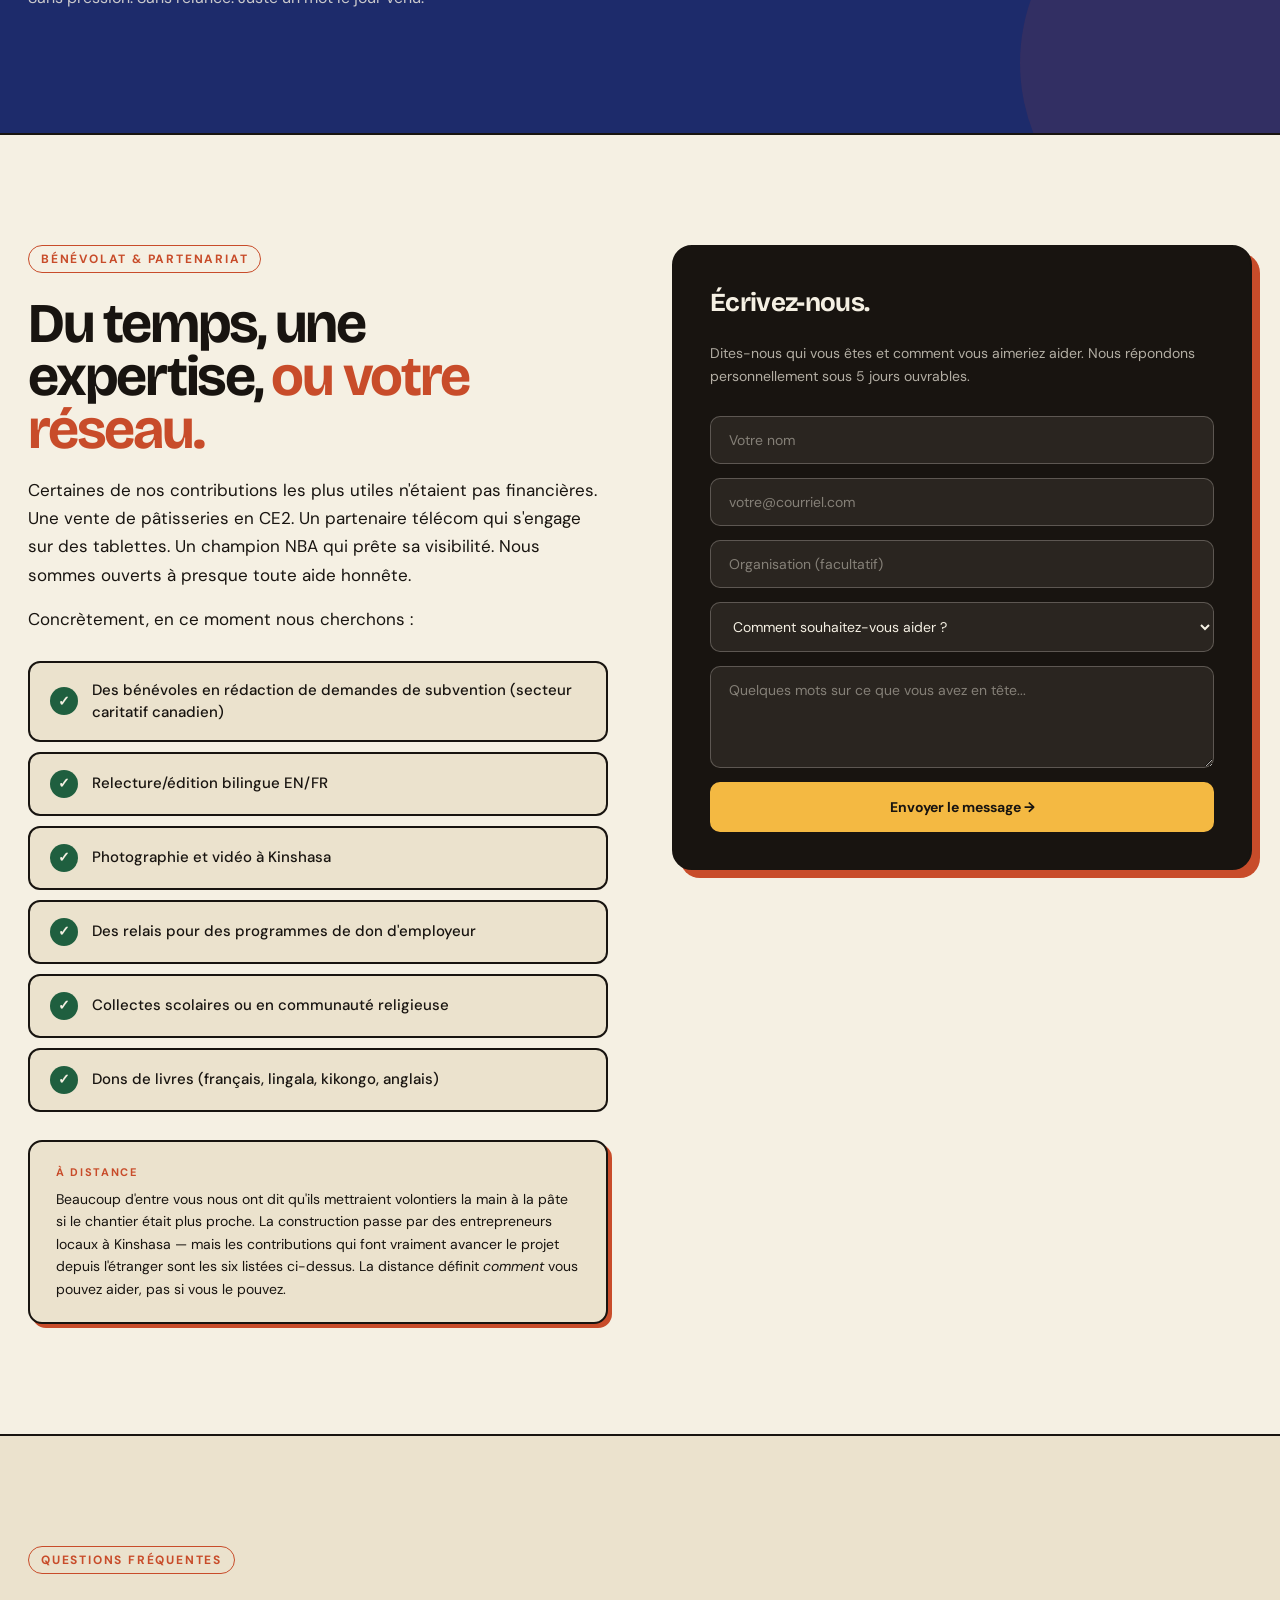
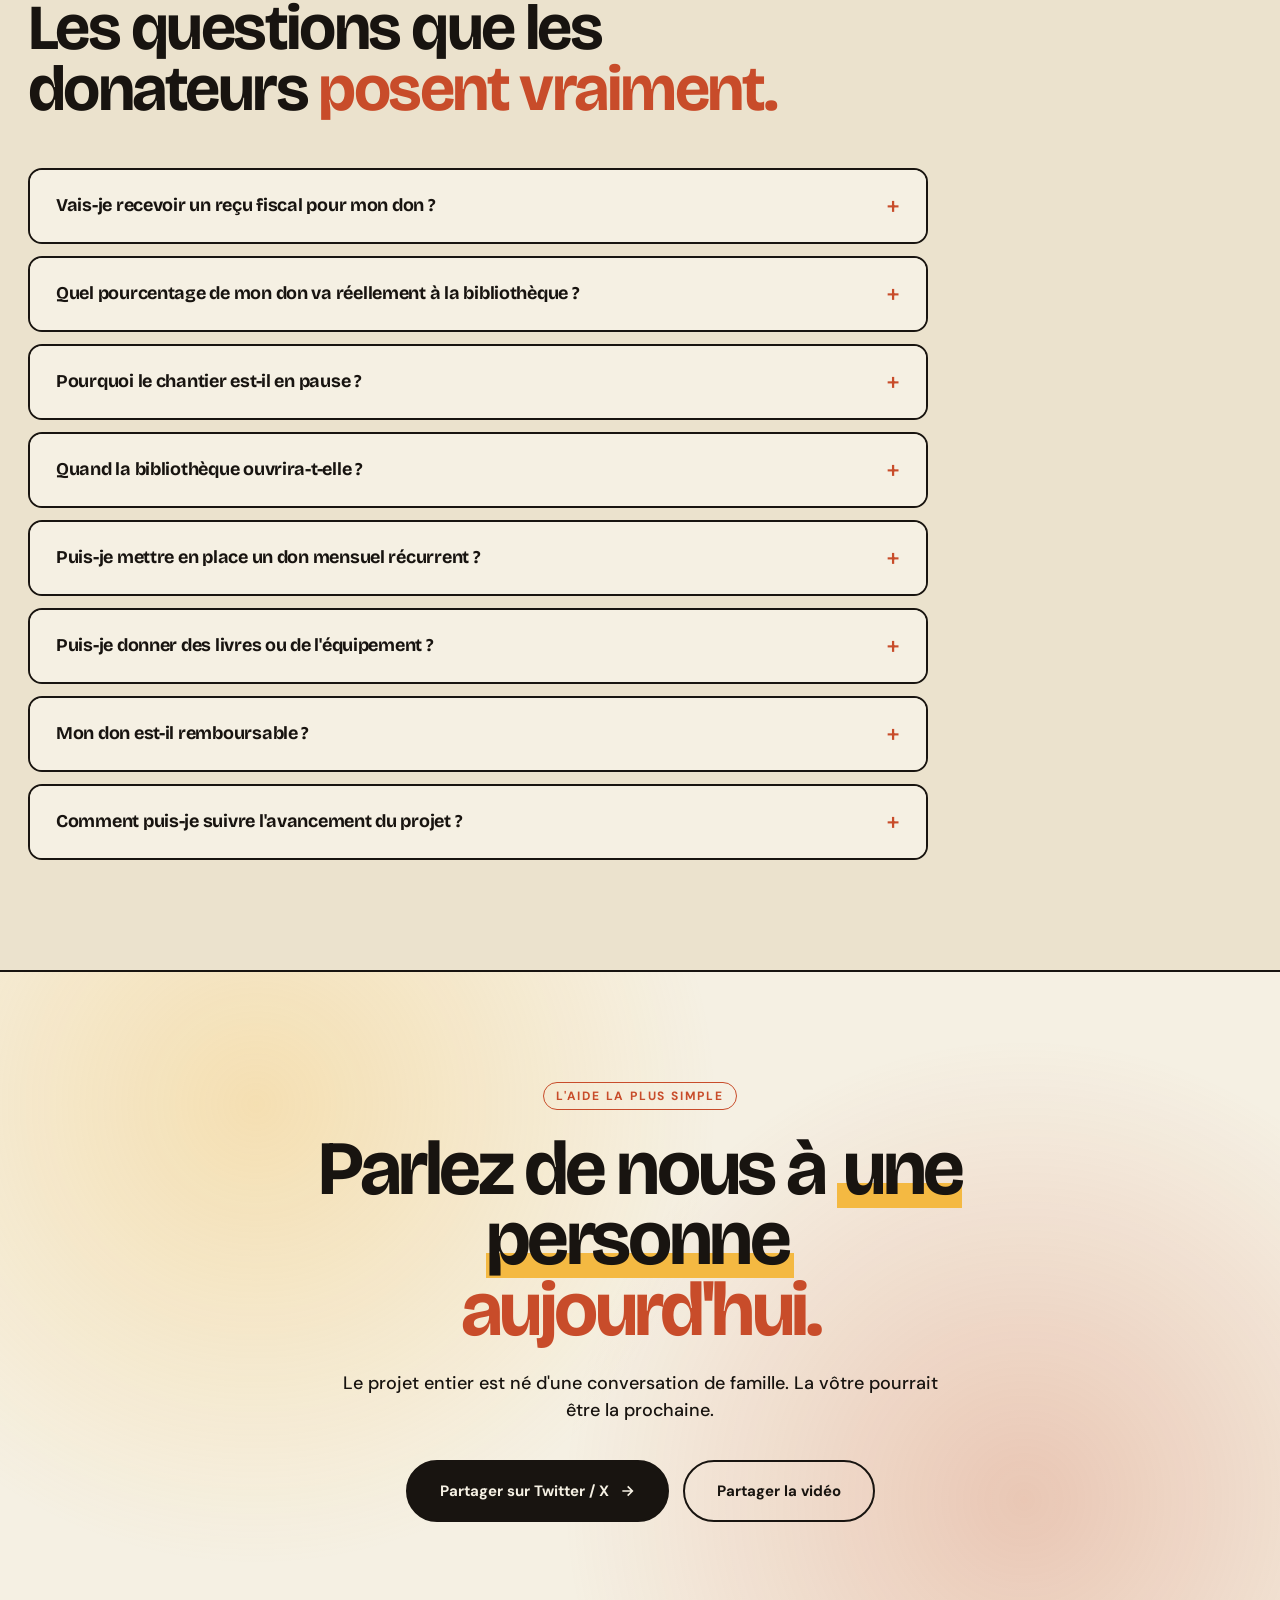
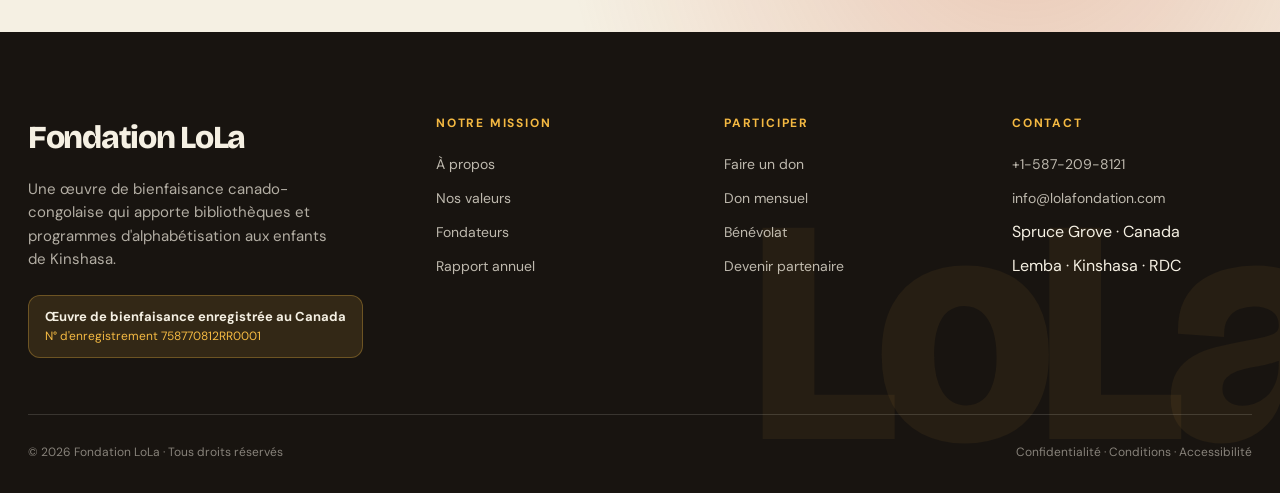
<file: fr/agir.html>
<!DOCTYPE html>
<html lang="fr">
<head>
<meta charset="UTF-8">
<meta name="viewport" content="width=device-width, initial-scale=1.0">
<title>Participer · Fondation LoLa</title>
<link rel="preconnect" href="https://fonts.googleapis.com">
<link rel="preconnect" href="https://fonts.gstatic.com" crossorigin>
<link href="https://fonts.googleapis.com/css2?family=Bricolage+Grotesque:opsz,wght@10..48,300;10..48,400;10..48,500;10..48,600;10..48,700;10..48,800&family=DM+Sans:wght@400;500;600&display=swap" rel="stylesheet">
<link rel="stylesheet" href="../styles.css">
<style>
  /* WAYS TO HELP */
  .ways {
    padding: 100px 0;
    background: var(--cream);
    border-bottom: 2px solid var(--ink);
  }
  .ways-header { margin-bottom: 56px; max-width: 800px; }
  .ways h2 {
    font-family: 'Bricolage Grotesque', sans-serif;
    font-size: clamp(40px, 5vw, 72px);
    line-height: 0.95;
    letter-spacing: -0.04em;
    font-weight: 700;
    color: var(--ink);
    margin-bottom: 16px;
  }
  .ways h2 .clay { color: var(--clay); }
  .ways-lead { font-size: 18px; color: var(--ink); max-width: 640px; }
  .ways-grid {
    display: grid;
    grid-template-columns: repeat(3, 1fr);
    gap: 18px;
  }
  .way {
    background: var(--cream);
    border: 2px solid var(--ink);
    border-radius: 18px;
    padding: 32px;
    box-shadow: 4px 4px 0 var(--ink);
    transition: all 0.15s;
    display: flex;
    flex-direction: column;
  }
  .way:hover { transform: translate(-2px, -2px); box-shadow: 6px 6px 0 var(--ink); }
  .way:nth-child(1) { background: var(--clay); color: var(--cream); }
  .way:nth-child(3) { background: var(--leaf); color: var(--cream); }
  .way:nth-child(5) { background: var(--sun); }
  .way-num {
    font-family: 'Bricolage Grotesque', sans-serif;
    font-size: 14px;
    font-weight: 700;
    letter-spacing: 0.18em;
    text-transform: uppercase;
    margin-bottom: 24px;
    opacity: 0.8;
  }
  .way h3 {
    font-family: 'Bricolage Grotesque', sans-serif;
    font-size: 28px;
    font-weight: 700;
    letter-spacing: -0.025em;
    line-height: 1.05;
    margin-bottom: 14px;
  }
  .way p {
    font-size: 14px;
    line-height: 1.6;
    flex: 1;
    margin-bottom: 24px;
    opacity: 0.95;
  }
  .way-link {
    display: inline-flex;
    align-items: center;
    gap: 8px;
    font-size: 13px;
    font-weight: 700;
    text-transform: uppercase;
    letter-spacing: 0.08em;
    color: inherit;
    text-decoration: none;
    border-bottom: 2px solid currentColor;
    padding-bottom: 4px;
    align-self: flex-start;
    transition: gap 0.2s;
  }
  .way-link:hover { gap: 12px; }

  /* DONATE TIERS */
  .donate-section {
    padding: 110px 0;
    background: var(--cream-deep);
    border-bottom: 2px solid var(--ink);
  }
  .donate-header { margin-bottom: 48px; max-width: 800px; }
  .donate-section h2 {
    font-family: 'Bricolage Grotesque', sans-serif;
    font-size: clamp(40px, 5vw, 72px);
    line-height: 0.95;
    letter-spacing: -0.04em;
    font-weight: 700;
    color: var(--ink);
    margin-bottom: 16px;
  }
  .donate-section h2 .clay { color: var(--clay); }
  .donate-lead { font-size: 18px; color: var(--ink); max-width: 640px; }
  .tier-grid {
    display: grid;
    grid-template-columns: repeat(4, 1fr);
    gap: 16px;
    margin-bottom: 32px;
  }
  .tier {
    background: var(--cream);
    border: 2px solid var(--ink);
    border-radius: 18px;
    padding: 28px;
    box-shadow: 4px 4px 0 var(--ink);
    transition: all 0.15s;
    display: flex;
    flex-direction: column;
  }
  .tier:hover { transform: translate(-2px, -2px); box-shadow: 6px 6px 0 var(--ink); }
  .tier.featured { background: var(--sun); }
  .tier-amount {
    font-family: 'Bricolage Grotesque', sans-serif;
    font-size: 44px;
    font-weight: 800;
    letter-spacing: -0.03em;
    color: var(--ink);
    line-height: 1;
    margin-bottom: 8px;
  }
  .tier-perk-label {
    font-size: 11px;
    font-weight: 700;
    letter-spacing: 0.12em;
    text-transform: uppercase;
    color: var(--clay);
    margin-bottom: 14px;
  }
  .tier.featured .tier-perk-label { color: var(--ink); opacity: 0.65; }
  .tier h3 {
    font-family: 'Bricolage Grotesque', sans-serif;
    font-size: 17px;
    font-weight: 700;
    letter-spacing: -0.015em;
    line-height: 1.2;
    margin-bottom: 8px;
  }
  .tier p {
    font-size: 13px;
    line-height: 1.55;
    color: var(--ink);
    opacity: 0.85;
    flex: 1;
  }
  .donate-actions {
    display: flex;
    gap: 16px;
    align-items: center;
    flex-wrap: wrap;
  }
  .receipt-note {
    font-size: 13px;
    color: var(--ink);
    opacity: 0.7;
  }
  .receipt-note strong { color: var(--clay); font-weight: 700; }

  /* PLEDGE */
  .pledge {
    background: var(--indigo);
    color: var(--cream);
    padding: 110px 0;
    border-bottom: 2px solid var(--ink);
    position: relative;
    overflow: hidden;
  }
  .pledge::before {
    content: '';
    position: absolute;
    top: -150px;
    left: -150px;
    width: 500px;
    height: 500px;
    background: var(--sun);
    border-radius: 50%;
    opacity: 0.08;
  }
  .pledge::after {
    content: '';
    position: absolute;
    bottom: -120px;
    right: -120px;
    width: 380px;
    height: 380px;
    background: var(--clay);
    border-radius: 50%;
    opacity: 0.12;
  }
  .pledge-card {
    display: grid;
    grid-template-columns: 1.1fr 1fr;
    gap: 64px;
    align-items: center;
    position: relative;
    z-index: 2;
  }
  .pledge h2 {
    font-family: 'Bricolage Grotesque', sans-serif;
    font-size: clamp(36px, 4.5vw, 64px);
    line-height: 0.95;
    letter-spacing: -0.04em;
    font-weight: 700;
    margin-bottom: 18px;
  }
  .pledge h2 .yellow {
    background: linear-gradient(180deg, transparent 60%, var(--sun) 60%, var(--sun) 90%, transparent 90%);
    color: var(--cream);
    padding: 0 6px;
  }
  .pledge p { color: rgba(245, 240, 227, 0.8); font-size: 16px; line-height: 1.6; margin-bottom: 12px; }
  .pledge-form {
    display: flex;
    flex-direction: column;
    gap: 12px;
  }
  .pledge-form input,
  .pledge-form select {
    background: rgba(245, 240, 227, 0.08);
    border: 1.5px solid rgba(245, 240, 227, 0.25);
    padding: 16px 20px;
    color: var(--cream);
    font-family: inherit;
    font-size: 15px;
    outline: none;
    border-radius: 12px;
    transition: border-color 0.2s;
  }
  .pledge-form input:focus, .pledge-form select:focus { border-color: var(--sun); }
  .pledge-form input::placeholder { color: rgba(245, 240, 227, 0.45); }
  .pledge-form select option { background: var(--indigo); color: var(--cream); }
  .pledge-form button {
    background: var(--sun);
    color: var(--ink);
    border: 2px solid var(--sun);
    padding: 16px;
    border-radius: 12px;
    font-weight: 700;
    font-size: 15px;
    cursor: pointer;
    font-family: inherit;
    transition: all 0.15s;
  }
  .pledge-form button:hover { background: var(--cream); border-color: var(--cream); }

  /* PARTNER FORM SECTION */
  .partner-section {
    padding: 110px 0;
    background: var(--cream);
    border-bottom: 2px solid var(--ink);
  }
  .partner-grid {
    display: grid;
    grid-template-columns: 1fr 1fr;
    gap: 64px;
    align-items: start;
  }
  .partner-grid h2 {
    font-family: 'Bricolage Grotesque', sans-serif;
    font-size: clamp(36px, 4.5vw, 56px);
    line-height: 0.95;
    letter-spacing: -0.04em;
    font-weight: 700;
    color: var(--ink);
    margin-bottom: 20px;
  }
  .partner-grid h2 .clay { color: var(--clay); }
  .partner-grid p { font-size: 17px; line-height: 1.65; color: var(--ink); margin-bottom: 16px; }
  .partner-list-inline {
    list-style: none;
    margin-top: 28px;
  }
  .partner-list-inline li {
    padding: 16px 20px;
    border: 2px solid var(--ink);
    border-radius: 12px;
    background: var(--cream-deep);
    margin-bottom: 10px;
    display: flex;
    align-items: center;
    gap: 14px;
    font-size: 15px;
    font-weight: 500;
  }
  .partner-list-inline li::before {
    content: '✓';
    width: 28px; height: 28px;
    background: var(--leaf);
    color: var(--cream);
    border-radius: 50%;
    display: flex;
    align-items: center;
    justify-content: center;
    font-size: 14px;
    font-weight: 700;
    flex-shrink: 0;
  }
  .partner-form {
    background: var(--ink);
    color: var(--cream);
    padding: 36px;
    border-radius: 20px;
    border: 2px solid var(--ink);
    box-shadow: 8px 8px 0 var(--clay);
    display: flex;
    flex-direction: column;
    gap: 14px;
  }
  .partner-form h3 {
    font-family: 'Bricolage Grotesque', sans-serif;
    font-size: 26px;
    font-weight: 700;
    letter-spacing: -0.025em;
    margin-bottom: 6px;
  }
  .partner-form p {
    color: rgba(245, 240, 227, 0.7);
    font-size: 14px;
    margin-bottom: 14px;
  }
  .partner-form input, .partner-form select, .partner-form textarea {
    background: rgba(245, 240, 227, 0.08);
    border: 1.5px solid rgba(245, 240, 227, 0.25);
    padding: 14px 18px;
    color: var(--cream);
    font-family: inherit;
    font-size: 14px;
    outline: none;
    border-radius: 10px;
    transition: border-color 0.2s;
    font-family: inherit;
  }
  .partner-form textarea { resize: vertical; min-height: 90px; }
  .partner-form input:focus, .partner-form select:focus, .partner-form textarea:focus { border-color: var(--sun); }
  .partner-form input::placeholder, .partner-form textarea::placeholder { color: rgba(245, 240, 227, 0.45); }
  .partner-form select option { background: var(--ink); color: var(--cream); }
  .partner-form button {
    background: var(--sun);
    color: var(--ink);
    border: 2px solid var(--sun);
    padding: 14px;
    border-radius: 10px;
    font-weight: 700;
    font-size: 14px;
    cursor: pointer;
    font-family: inherit;
    transition: all 0.15s;
  }
  .partner-form button:hover { background: var(--cream); border-color: var(--cream); }

  /* FAQ */
  .faq {
    padding: 110px 0;
    background: var(--cream-deep);
    border-bottom: 2px solid var(--ink);
  }
  .faq-header { margin-bottom: 48px; max-width: 800px; }
  .faq h2 {
    font-family: 'Bricolage Grotesque', sans-serif;
    font-size: clamp(40px, 5vw, 64px);
    line-height: 0.95;
    letter-spacing: -0.04em;
    font-weight: 700;
    color: var(--ink);
    margin-bottom: 16px;
  }
  .faq h2 .clay { color: var(--clay); }
  .faq-list {
    display: flex;
    flex-direction: column;
    gap: 12px;
    max-width: 900px;
  }
  .faq-item {
    background: var(--cream);
    border: 2px solid var(--ink);
    border-radius: 14px;
    overflow: hidden;
  }
  .faq-q {
    padding: 22px 26px;
    font-family: 'Bricolage Grotesque', sans-serif;
    font-size: 18px;
    font-weight: 700;
    letter-spacing: -0.015em;
    cursor: pointer;
    display: flex;
    justify-content: space-between;
    align-items: center;
    background: var(--cream);
    color: var(--ink);
    list-style: none;
    user-select: none;
  }
  .faq-q::-webkit-details-marker { display: none; }
  .faq-q::after {
    content: '+';
    font-size: 28px;
    font-weight: 400;
    color: var(--clay);
    transition: transform 0.2s;
    line-height: 1;
  }
  details[open] .faq-q::after { content: '−'; }
  .faq-a {
    padding: 0 26px 22px;
    font-size: 15px;
    line-height: 1.7;
    color: var(--ink);
  }

  @media (max-width: 1000px) {
    .ways-grid { grid-template-columns: 1fr; }
    .tier-grid { grid-template-columns: repeat(2, 1fr); }
    .pledge-card, .partner-grid { grid-template-columns: 1fr; gap: 40px; }
  }
</style>
</head>
<body>

<div class="ticker">
  <div class="ticker-track">
    <span>Phase 2 sur 5 en cours à Lemba, Kinshasa</span>
    <span>80 000 $ pour ouvrir les portes · Objectif 2027</span>
    <span>Reçus fiscaux émis instantanément via CanadaHelps</span>
    <span>Soutenus par DJ Mbenga, champion NBA</span>
    <span>Phase 2 sur 5 en cours à Lemba, Kinshasa</span>
    <span>80 000 $ pour ouvrir les portes · Objectif 2027</span>
    <span>Reçus fiscaux émis instantanément via CanadaHelps</span>
    <span>Soutenus par DJ Mbenga, champion NBA</span>
  </div>
</div>

<nav class="site-nav">
  <div class="container nav-row">
    <a href="index.html" class="logo">
      <div class="logo-mark"><img src="../images/lola-icon.svg" alt="Logo Fondation LoLa"></div>
      Fondation LoLa
    </a>
    <ul class="nav-links">
      <li><a href="a-propos.html">À propos</a></li>
      <li><a href="projets.html">Projets</a></li>
      <li><a href="avancement.html">Avancement</a></li>
      <li><a href="agir.html" class="active">Participer</a></li>
    </ul>
    <div class="nav-actions">
      <div class="lang-toggle"><a href="../get-involved.html">EN</a> · <span class="active">FR</span></div>
      <a href="https://www.canadahelps.org/fr/organismesdebienfaisance/fondation-lola/" target="_blank" rel="noopener" class="btn-donate">
        Faire un don
        <svg width="14" height="14" viewBox="0 0 24 24" fill="none" stroke="currentColor" stroke-width="2.5"><path d="M5 12h14M13 5l7 7-7 7"/></svg>
      </a>
    </div>
  </div>
</nav>

<section class="page-hero">
  <div class="container">
    <div class="breadcrumb">
      <a href="index.html">Accueil</a>
      <span class="sep">/</span>
      <span>Participer</span>
    </div>
    <div class="page-hero-grid">
      <div>
        <div class="page-hero-eyebrow"><span class="dot"></span>Cinq portes d'entrée</div>
        <h1>Choisissez la <span class="underline">vôtre.</span><br>Aucune n'est <span class="accent">anodine.</span></h1>
        <p class="page-hero-lead">Un don, une promesse, une heure, un partenariat, un partage — chaque contribution nous rapproche du jour où les portes s'ouvrent.</p>
      </div>
    </div>
  </div>
</section>

<div class="pattern-strip"></div>

<section class="ways">
  <div class="container">
    <div class="ways-header">
      <div class="section-eyebrow">Les cinq voies</div>
      <h2>Quoi que vous ayez à <span class="clay">offrir.</span></h2>
      <p class="ways-lead">L'argent aide. Le temps aide. Le partage aide. Tout comme une contrepartie d'employeur, une vente scolaire, ou un carton de livres. Voici l'éventail complet.</p>
    </div>
    <div class="ways-grid">
      <div class="way">
        <div class="way-num">01 · Argent</div>
        <h3>Faire un don.</h3>
        <p>Chaque dollar va au chantier et aux livres. Reçus fiscaux émis instantanément via CanadaHelps. Don ponctuel ou mensuel.</p>
        <a href="#donate" class="way-link">Voir les paliers de don →</a>
      </div>
      <div class="way">
        <div class="way-num">02 · Patience</div>
        <h3>Promettre pour l'ouverture.</h3>
        <p>La plupart des fondations préfèrent financer après la construction. Laissez-nous votre adresse et nous vous écrirons le jour où la bibliothèque ouvre.</p>
        <a href="#pledge" class="way-link">Réserver ma place →</a>
      </div>
      <div class="way">
        <div class="way-num">03 · Temps</div>
        <h3>Bénévolat.</h3>
        <p>Traduction, design, réseaux sociaux, organisation de collectes scolaires, conseil en rédaction de demandes de subvention. À distance ou en personne.</p>
        <a href="#volunteer" class="way-link">Devenir bénévole →</a>
      </div>
      <div class="way">
        <div class="way-num">04 · Réseau</div>
        <h3>Partenariat.</h3>
        <p>Don d'employeur, dons en nature, collectes scolaires, communautés religieuses. Nous vous rejoignons là où vous êtes.</p>
        <a href="#partner" class="way-link">Demande de partenariat →</a>
      </div>
      <div class="way">
        <div class="way-num">05 · Voix</div>
        <h3>Partager.</h3>
        <p>Le geste le plus simple, souvent le plus puissant. Parlez de la Fondation LoLa à une seule personne aujourd'hui. Transférez notre vidéo YouTube.</p>
        <a href="#share" class="way-link">Faire passer le mot →</a>
      </div>
      <div class="way">
        <div class="way-num">06 · Livres</div>
        <h3>Donner des livres.</h3>
        <p>Français, lingala, kikongo, anglais. Jeunesse, adolescents, ouvrages de référence. Contactez-nous pour la logistique d'expédition.</p>
        <a href="mailto:info@lolafondation.com?subject=Don%20de%20livres" class="way-link">Nous écrire →</a>
      </div>
    </div>
  </div>
</section>

<section class="donate-section" id="donate">
  <div class="container">
    <div class="donate-header">
      <div class="section-eyebrow">Paliers de don</div>
      <h2>Ce que votre don <span class="clay">débloque.</span></h2>
      <p class="donate-lead">Paliers repris de notre campagne Indiegogo. Nous honorons chaque engagement pris à l'époque. CanadaHelps émet votre reçu fiscal au moment du don.</p>
    </div>
    <div class="tier-grid">
      <div class="tier">
        <div class="tier-amount">10 $+</div>
        <div class="tier-perk-label">Remerciement</div>
        <h3>Vous êtes sur la liste.</h3>
        <p>Un mot de remerciement personnalisé et les nouvelles trimestrielles du chantier.</p>
      </div>
      <div class="tier">
        <div class="tier-amount">25 $+</div>
        <div class="tier-perk-label">Mur de remerciements</div>
        <h3>Votre nom sur le mur.</h3>
        <p>Votre nom gravé sur le Mur de remerciements à l'intérieur de la bibliothèque, le jour où nous ouvrons.</p>
      </div>
      <div class="tier featured">
        <div class="tier-amount">100 $+</div>
        <div class="tier-perk-label">Le plus populaire</div>
        <h3>Une lettre manuscrite.</h3>
        <p>Une lettre manuscrite de remerciement, écrite par l'un des élèves qui apprendra ici.</p>
      </div>
      <div class="tier">
        <div class="tier-amount">1 000 $+</div>
        <div class="tier-perk-label">Cercle des fondateurs</div>
        <h3>Invitation à l'ouverture.</h3>
        <p>Une invitation à notre cérémonie d'ouverture virtuelle et un message vidéo personnel des fondateurs.</p>
      </div>
    </div>
    <div class="donate-actions">
      <a href="https://www.canadahelps.org/fr/organismesdebienfaisance/fondation-lola/" target="_blank" rel="noopener" class="btn-big">
        Faire un don via CanadaHelps
        <svg width="16" height="16" viewBox="0 0 24 24" fill="none" stroke="currentColor" stroke-width="2.5"><path d="M5 12h14M13 5l7 7-7 7"/></svg>
      </a>
      <span class="receipt-note"><strong>Reçus fiscaux émis instantanément</strong> · N° d'enregistrement 758770812RR0001</span>
    </div>
  </div>
</section>

<section class="pledge" id="pledge">
  <div class="container">
    <div class="pledge-card">
      <div>
        <div class="section-eyebrow dark">Plus tard plutôt que maintenant ?</div>
        <h2>Réservez votre <span class="yellow">place</span><br>pour le jour de l'ouverture.</h2>
        <p>De nombreuses fondations et grands donateurs nous ont indiqué qu'ils préfèrent contribuer une fois la bibliothèque ouverte. Message reçu. Laissez-nous votre adresse courriel : nous vous écrirons au moment où les portes s'ouvrent.</p>
        <p>Sans pression. Sans relance. Juste un mot le jour venu.</p>
      </div>
      <form class="pledge-form" onsubmit="event.preventDefault();">
        <input type="text" placeholder="Votre nom">
        <input type="email" placeholder="votre@courriel.com" required>
        <select>
          <option>Je donnerai à l'ouverture</option>
          <option>Je donnerai mensuellement après l'ouverture</option>
          <option>Je veux faire du bénévolat</option>
          <option>Je veux nouer un partenariat / donner des biens</option>
          <option>Je souhaite simplement suivre l'avancement</option>
        </select>
        <button type="submit">Réserver ma place →</button>
      </form>
    </div>
  </div>
</section>

<section class="partner-section" id="volunteer">
  <div class="container">
    <div class="partner-grid">
      <div>
        <div class="section-eyebrow">Bénévolat & partenariat</div>
        <h2>Du temps, une expertise, <span class="clay">ou votre réseau.</span></h2>
        <p>Certaines de nos contributions les plus utiles n'étaient pas financières. Une vente de pâtisseries en CE2. Un partenaire télécom qui s'engage sur des tablettes. Un champion NBA qui prête sa visibilité. Nous sommes ouverts à presque toute aide honnête.</p>
        <p>Concrètement, en ce moment nous cherchons :</p>
        <ul class="partner-list-inline">
          <li>Des bénévoles en rédaction de demandes de subvention (secteur caritatif canadien)</li>
          <li>Relecture/édition bilingue EN/FR</li>
          <li>Photographie et vidéo à Kinshasa</li>
          <li>Des relais pour des programmes de don d'employeur</li>
          <li>Collectes scolaires ou en communauté religieuse</li>
          <li>Dons de livres (français, lingala, kikongo, anglais)</li>
        </ul>
        <div style="margin-top: 28px; padding: 22px 26px; background: var(--cream-deep); border: 2px solid var(--ink); border-radius: 14px; box-shadow: 4px 4px 0 var(--clay);">
          <div style="font-size: 11px; font-weight: 700; letter-spacing: 0.15em; text-transform: uppercase; color: var(--clay); margin-bottom: 8px;">À distance</div>
          <p style="font-size: 14px; line-height: 1.6; color: var(--ink); margin: 0;">Beaucoup d'entre vous nous ont dit qu'ils mettraient volontiers la main à la pâte si le chantier était plus proche. La construction passe par des entrepreneurs locaux à Kinshasa — mais les contributions qui font vraiment avancer le projet depuis l'étranger sont les six listées ci-dessus. La distance définit <em>comment</em> vous pouvez aider, pas si vous le pouvez.</p>
        </div>
      </div>
      <form class="partner-form" id="partner" onsubmit="event.preventDefault();">
        <h3>Écrivez-nous.</h3>
        <p>Dites-nous qui vous êtes et comment vous aimeriez aider. Nous répondons personnellement sous 5 jours ouvrables.</p>
        <input type="text" placeholder="Votre nom" required>
        <input type="email" placeholder="votre@courriel.com" required>
        <input type="text" placeholder="Organisation (facultatif)">
        <select required>
          <option value="">Comment souhaitez-vous aider ?</option>
          <option>Bénévolat (temps / compétences)</option>
          <option>Partenariat d'entreprise / don d'employeur</option>
          <option>Collecte scolaire ou en classe</option>
          <option>Don en nature (livres, équipement)</option>
          <option>Opportunité média ou intervention publique</option>
          <option>Autre</option>
        </select>
        <textarea placeholder="Quelques mots sur ce que vous avez en tête..." rows="4"></textarea>
        <button type="submit">Envoyer le message →</button>
      </form>
    </div>
  </div>
</section>

<section class="faq">
  <div class="container">
    <div class="faq-header">
      <div class="section-eyebrow">Questions fréquentes</div>
      <h2>Les questions que les donateurs <span class="clay">posent vraiment.</span></h2>
    </div>
    <div class="faq-list">
      <details class="faq-item">
        <summary class="faq-q">Vais-je recevoir un reçu fiscal pour mon don ?</summary>
        <div class="faq-a">Oui — CanadaHelps émet automatiquement un reçu fiscal conforme à l'Agence du revenu du Canada (ARC) et vous l'envoie par courriel en quelques minutes. La Fondation LoLa est une œuvre de bienfaisance enregistrée au Canada (n° 758770812RR0001).</div>
      </details>
      <details class="faq-item">
        <summary class="faq-q">Quel pourcentage de mon don va réellement à la bibliothèque ?</summary>
        <div class="faq-a">100 % des dons vont au chantier et aux livres. La famille fondatrice prend personnellement en charge l'ensemble des frais administratifs et de fonctionnement. CanadaHelps prélève des frais de plateforme modestes (environ 3,75 %) pour le traitement du paiement et l'émission du reçu — c'est la seule retenue avant que les fonds nous parviennent.</div>
      </details>
      <details class="faq-item">
        <summary class="faq-q">Pourquoi le chantier est-il en pause ?</summary>
        <div class="faq-a">Nous avons lancé une campagne Indiegogo fin 2024 avec un objectif de 83 500 $ et nous avons récolté 8 847 $. Après la clôture de la campagne, nous avons appris que la plupart des fondations et grands donateurs préfèrent financer les programmes plutôt que la construction. Plutôt que d'avancer sans visibilité, la famille a choisi de mettre en pause et d'autofinancer le chantier à son propre rythme. C'est plus lent, mais plus sûr.</div>
      </details>
      <details class="faq-item">
        <summary class="faq-q">Quand la bibliothèque ouvrira-t-elle ?</summary>
        <div class="faq-a">Notre objectif actuel est 2027. La date initiale de décembre 2025 avait été fixée pendant la campagne Indiegogo et a glissé en raison de la pause de financement. Nous ne nous engagerons sur une date qu'une fois certains de pouvoir la tenir.</div>
      </details>
      <details class="faq-item">
        <summary class="faq-q">Puis-je mettre en place un don mensuel récurrent ?</summary>
        <div class="faq-a">Oui — CanadaHelps gère les dons mensuels. Sur la page de don, choisissez « Mensuel » plutôt que « Ponctuel ». Les donateurs mensuels constituent notre source de financement la plus stable, et nous leur en sommes profondément reconnaissants.</div>
      </details>
      <details class="faq-item">
        <summary class="faq-q">Puis-je donner des livres ou de l'équipement ?</summary>
        <div class="faq-a">Oui. Nous acceptons les livres en français, lingala, kikongo et anglais (jeunesse, adolescents, ouvrages de référence, manuels d'études). Pour des dons d'équipement ou des envois internationaux, écrivez-nous d'abord à <a href="mailto:info@lolafondation.com">info@lolafondation.com</a> afin de confirmer la logistique.</div>
      </details>
      <details class="faq-item">
        <summary class="faq-q">Mon don est-il remboursable ?</summary>
        <div class="faq-a">Les dons ne sont en principe pas remboursables, le reçu fiscal étant émis au moment du don. Si vous avez donné par erreur, écrivez-nous sous 7 jours à <a href="mailto:info@lolafondation.com">info@lolafondation.com</a> et nous travaillerons avec vous et CanadaHelps pour régulariser.</div>
      </details>
      <details class="faq-item">
        <summary class="faq-q">Comment puis-je suivre l'avancement du projet ?</summary>
        <div class="faq-a">Abonnez-vous à nos nouvelles trimestrielles depuis la <a href="avancement.html#subscribe">page Avancement</a>. Nous y publions des photos du chantier, les reçus de don, et ce qui a fonctionné ou non. Nous publions aussi des mises à jour sur Facebook, Twitter/X, YouTube et LinkedIn.</div>
      </details>
    </div>
  </div>
</section>

<section class="cta-block" id="share">
  <div class="container">
    <div class="section-eyebrow">L'aide la plus simple</div>
    <h2>Parlez de nous à <span class="underline">une personne</span><br><span class="clay">aujourd'hui.</span></h2>
    <p>Le projet entier est né d'une conversation de famille. La vôtre pourrait être la prochaine.</p>
    <div class="cta-buttons">
      <a href="https://twitter.com/intent/tweet?text=La%20Fondation%20LoLa%20construit%20la%20première%20bibliothèque%20communautaire%20de%20Lemba%2C%20Kinshasa.%20Aidez-les%20à%20ouvrir%20les%20portes%20%3A&url=https://lolafondation.com" target="_blank" rel="noopener" class="btn-big">
        Partager sur Twitter / X
        <svg width="16" height="16" viewBox="0 0 24 24" fill="none" stroke="currentColor" stroke-width="2.5"><path d="M5 12h14M13 5l7 7-7 7"/></svg>
      </a>
      <a href="https://www.youtube.com/watch?v=bRh3B3Lm8cM" target="_blank" rel="noopener" class="btn-outline">Partager la vidéo</a>
    </div>
  </div>
</section>

<footer>
  <div class="container">
    <div class="footer-grid">
      <div>
        <div class="footer-brand">Fondation LoLa</div>
        <p class="footer-tagline">Une œuvre de bienfaisance canado-congolaise qui apporte bibliothèques et programmes d'alphabétisation aux enfants de Kinshasa.</p>
        <div class="charity-no">
          <strong>Œuvre de bienfaisance enregistrée au Canada</strong>
          N° d'enregistrement 758770812RR0001
        </div>
      </div>
      <div>
        <h4>Notre mission</h4>
        <ul>
          <li><a href="a-propos.html">À propos</a></li>
          <li><a href="a-propos.html#values">Nos valeurs</a></li>
          <li><a href="a-propos.html#founders">Fondateurs</a></li>
          <li><a href="avancement.html">Rapport annuel</a></li>
        </ul>
      </div>
      <div>
        <h4>Participer</h4>
        <ul>
          <li><a href="https://www.canadahelps.org/fr/organismesdebienfaisance/fondation-lola/" target="_blank" rel="noopener">Faire un don</a></li>
          <li><a href="agir.html#monthly">Don mensuel</a></li>
          <li><a href="agir.html#volunteer">Bénévolat</a></li>
          <li><a href="agir.html#partner">Devenir partenaire</a></li>
        </ul>
      </div>
      <div>
        <h4>Contact</h4>
        <ul>
          <li><a href="tel:+15872098121">+1-587-209-8121</a></li>
          <li><a href="mailto:info@lolafondation.com">info@lolafondation.com</a></li>
          <li>Spruce Grove · Canada</li>
          <li>Lemba · Kinshasa · RDC</li>
        </ul>
      </div>
    </div>
    <div class="footer-bottom">
      <div>© 2026 Fondation LoLa · Tous droits réservés</div>
      <div>Confidentialité · Conditions · Accessibilité</div>
    </div>
  </div>
</footer>

</body>
</html>
</file>
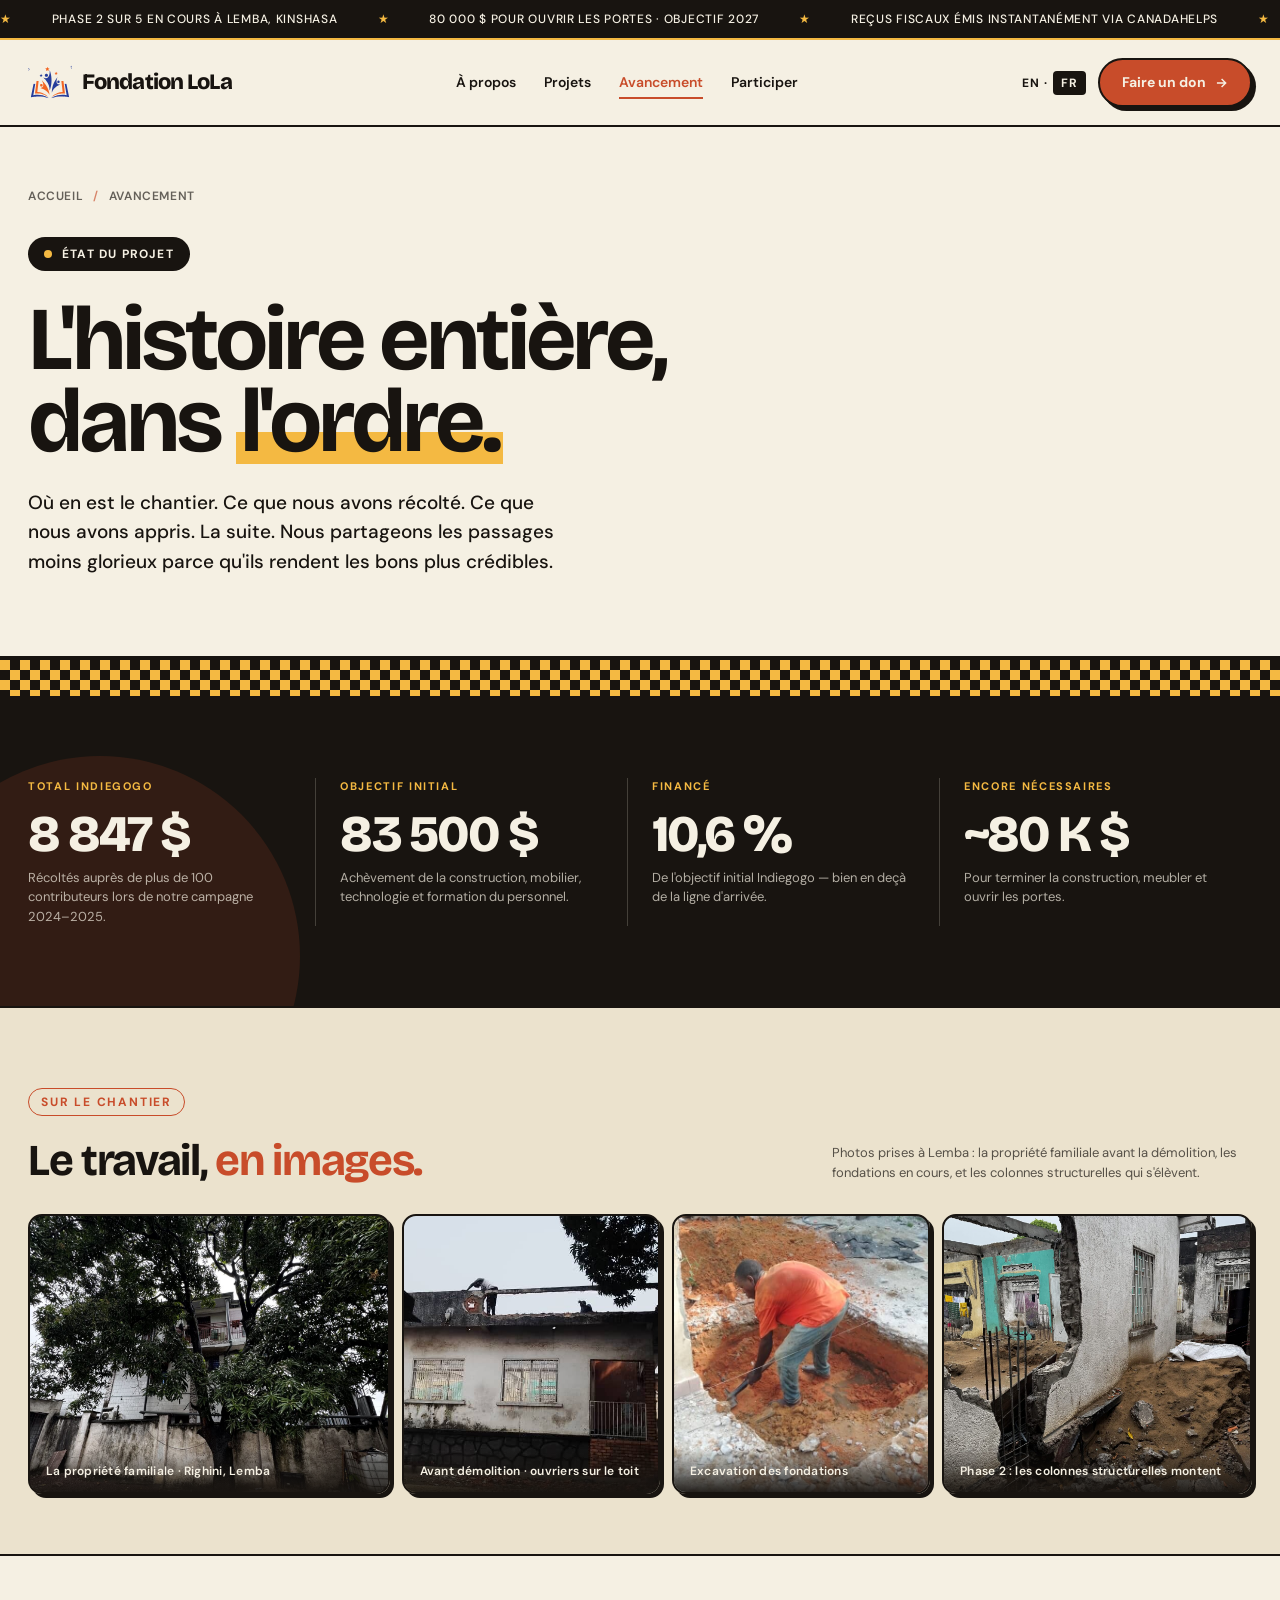
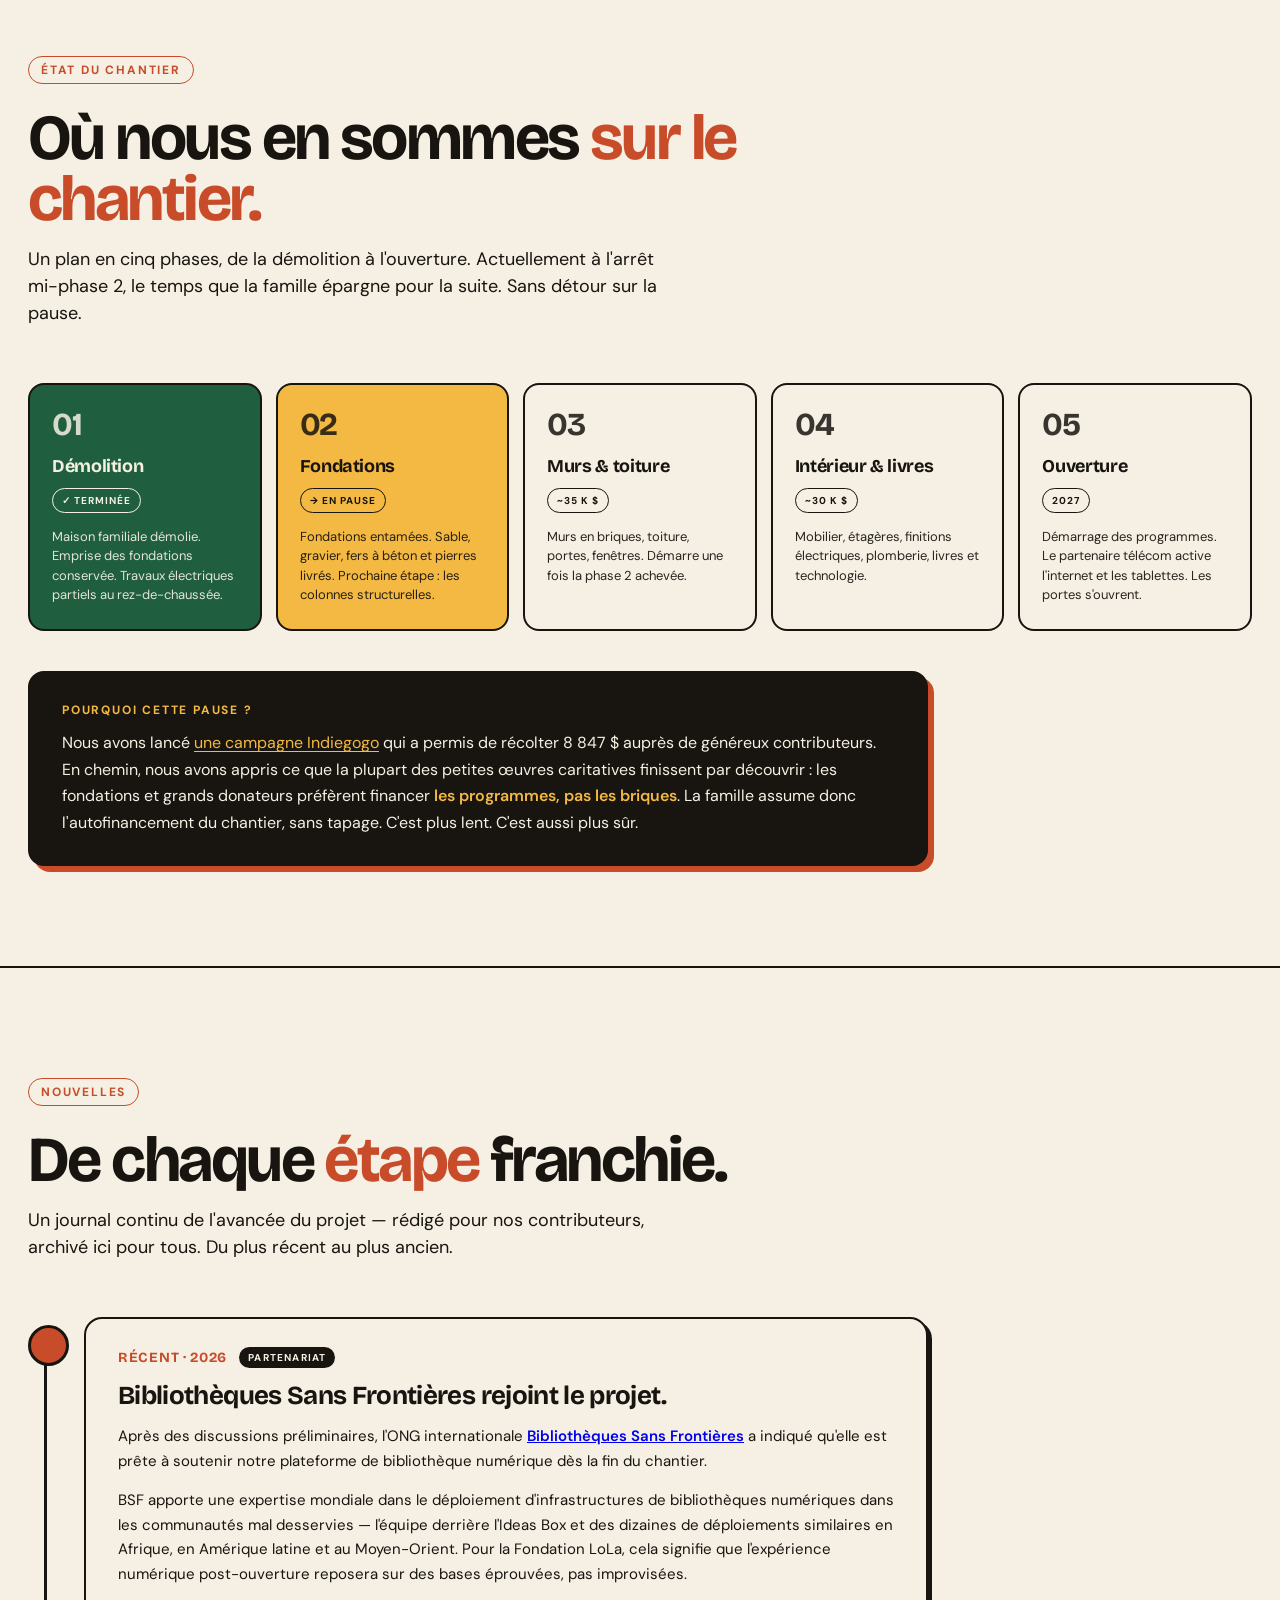
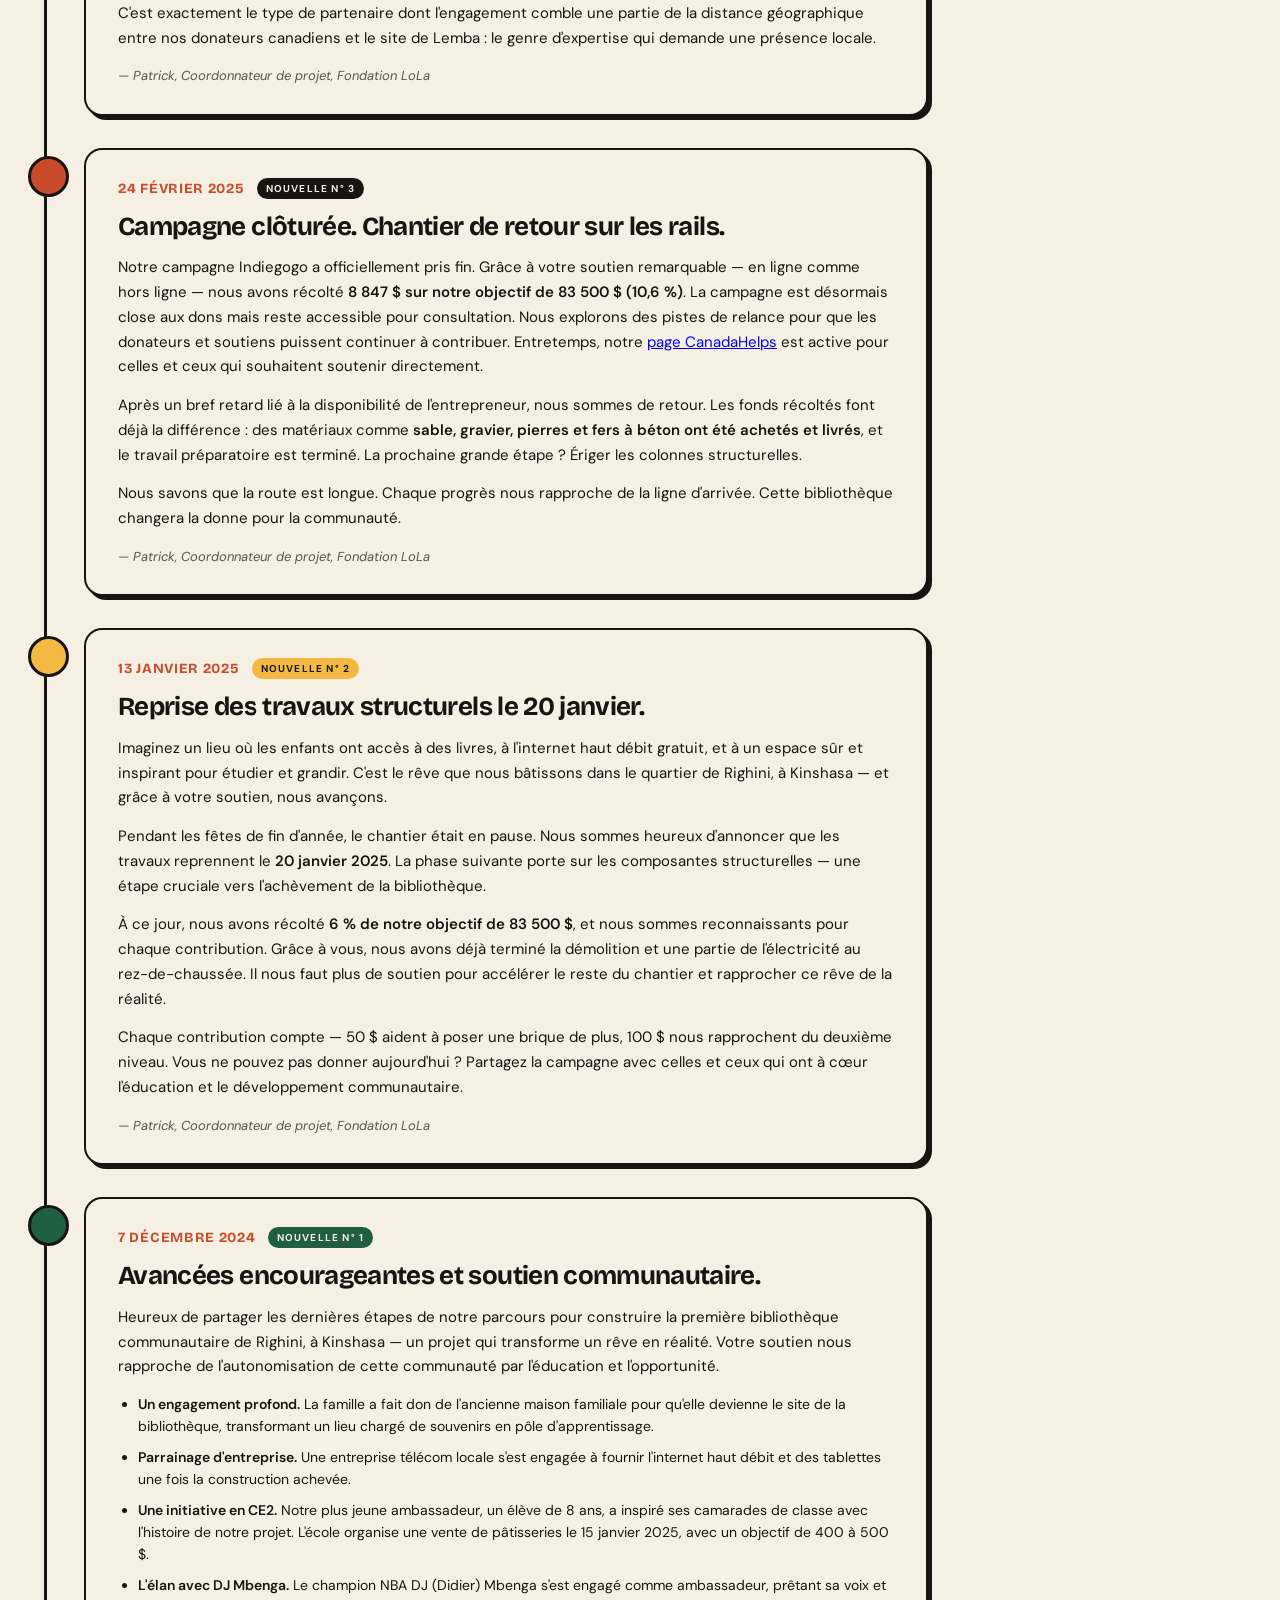
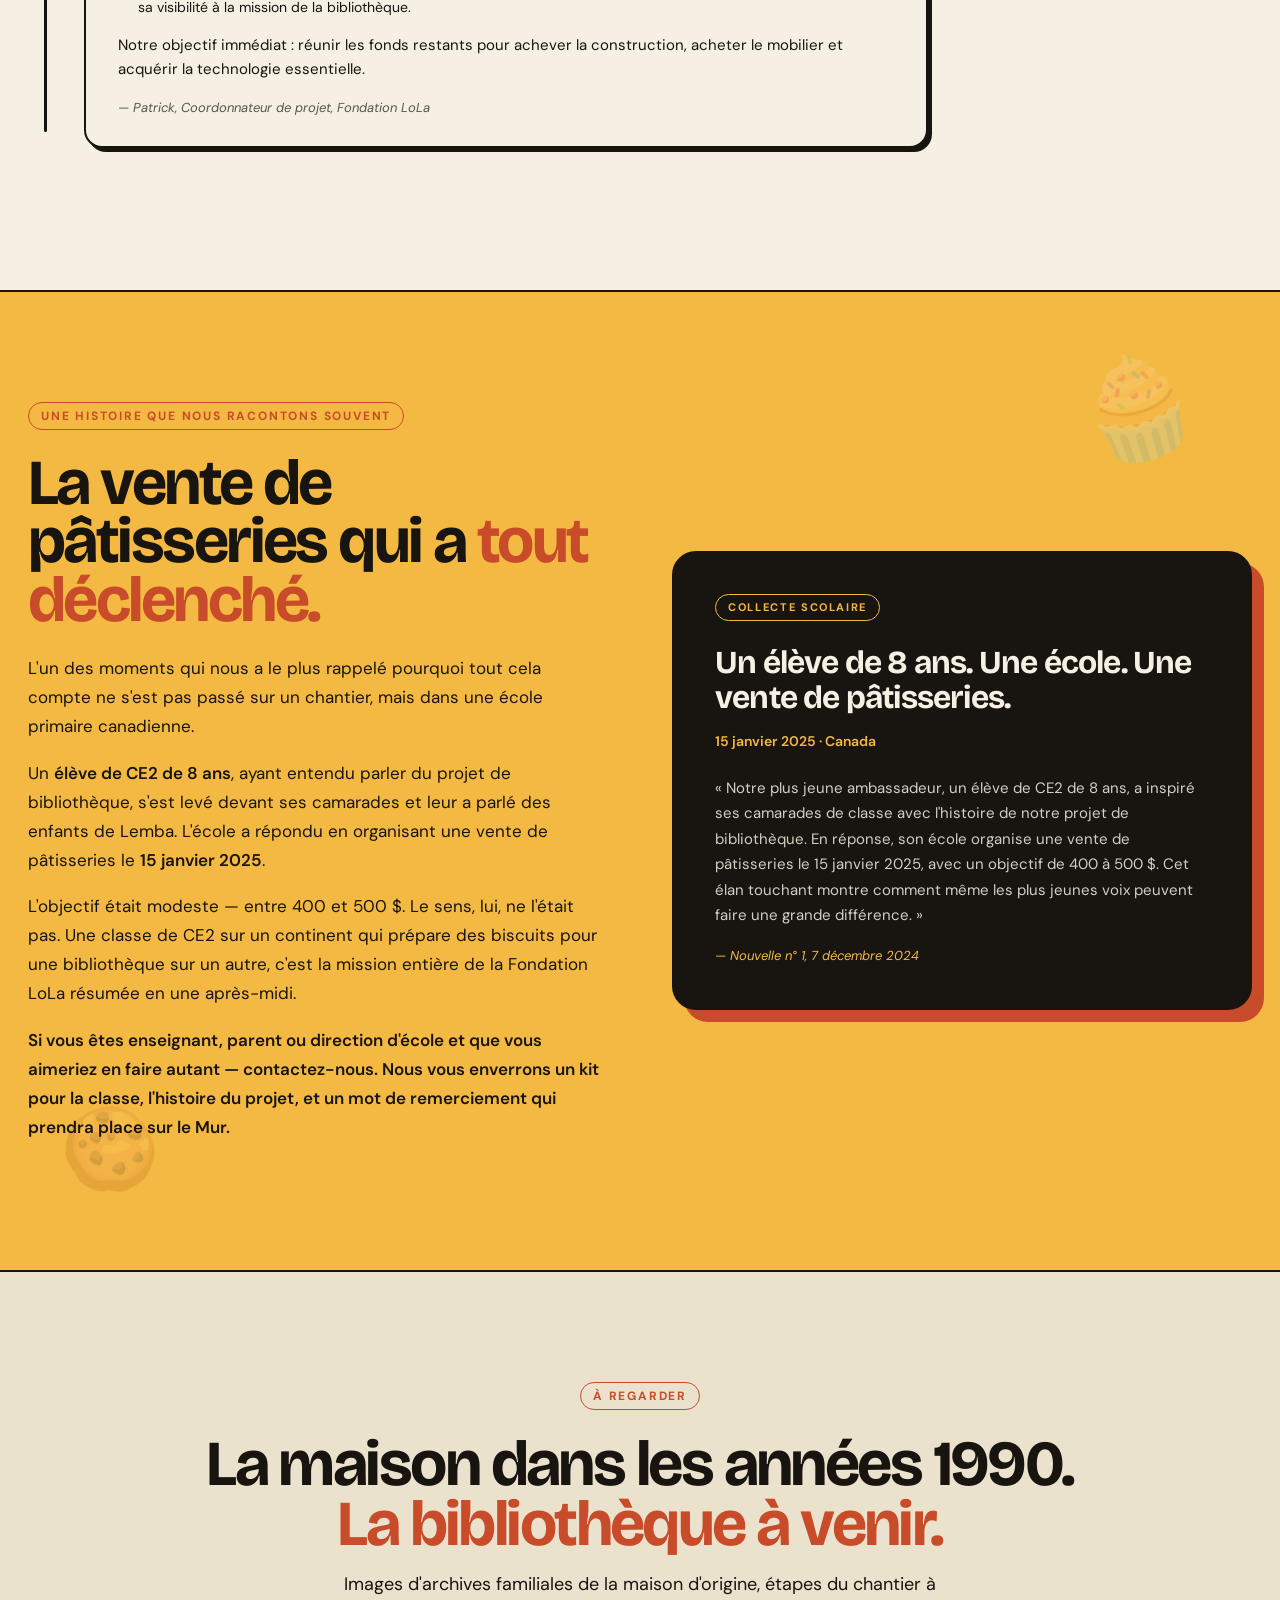
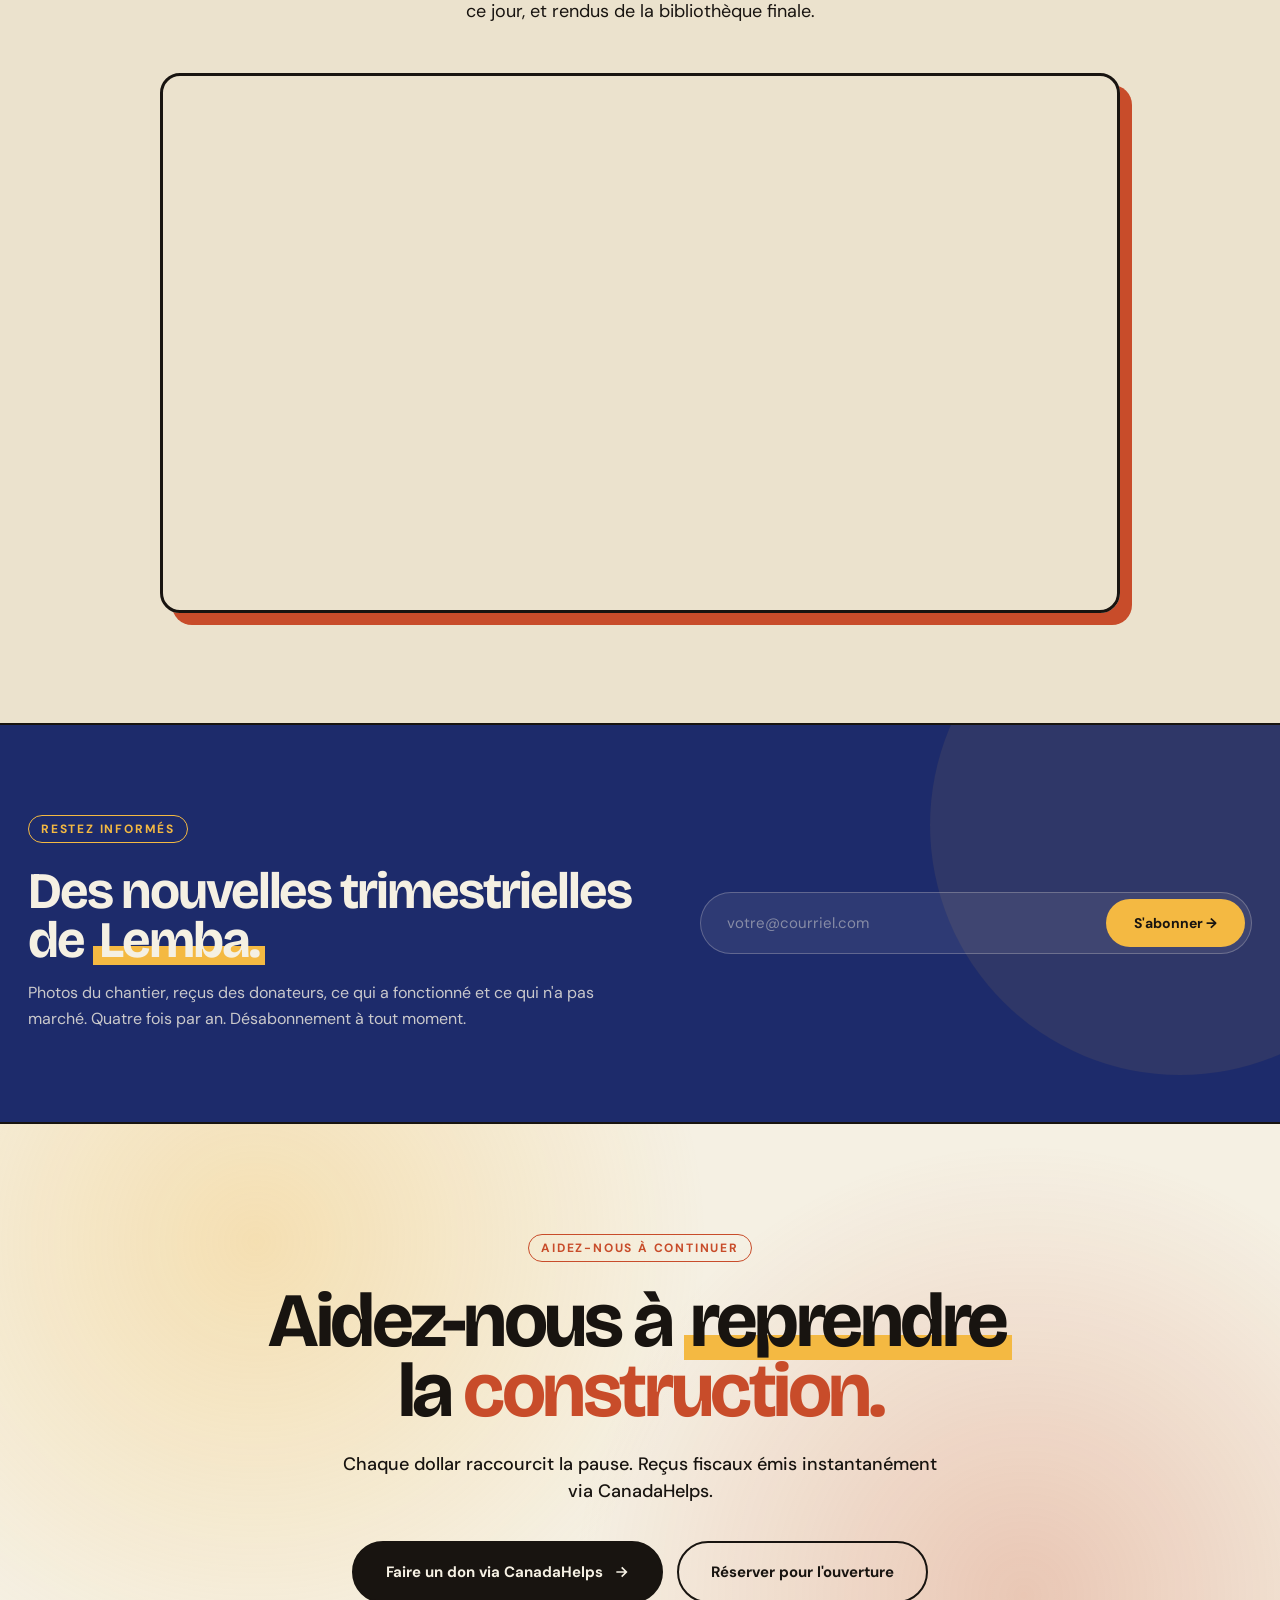
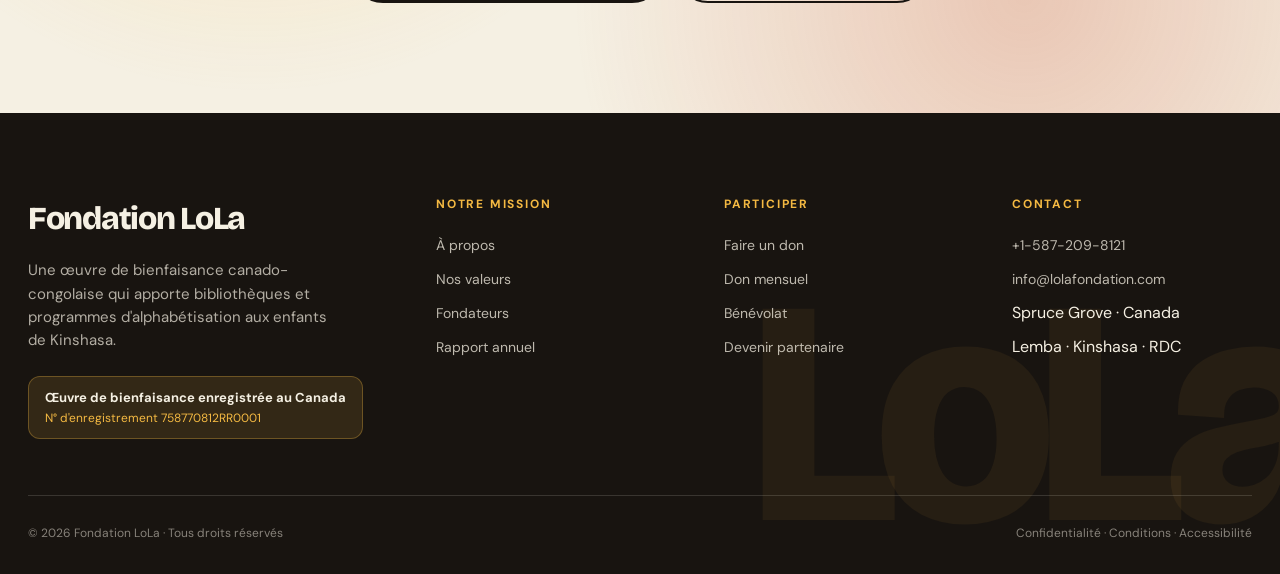
<file: fr/avancement.html>
<!DOCTYPE html>
<html lang="fr">
<head>
<meta charset="UTF-8">
<meta name="viewport" content="width=device-width, initial-scale=1.0">
<title>Avancement · Fondation LoLa</title>
<link rel="preconnect" href="https://fonts.googleapis.com">
<link rel="preconnect" href="https://fonts.gstatic.com" crossorigin>
<link href="https://fonts.googleapis.com/css2?family=Bricolage+Grotesque:opsz,wght@10..48,300;10..48,400;10..48,500;10..48,600;10..48,700;10..48,800&family=DM+Sans:wght@400;500;600&display=swap" rel="stylesheet">
<link rel="stylesheet" href="../styles.css">
<style>
  /* PHOTO GALLERY (build site) */
  .build-photos {
    padding: 80px 0 60px;
    background: var(--cream-deep);
    border-bottom: 2px solid var(--ink);
  }
  .build-photos-header {
    margin-bottom: 32px;
    display: flex;
    justify-content: space-between;
    align-items: flex-end;
    flex-wrap: wrap;
    gap: 16px;
  }
  .build-photos-header h2 {
    font-family: 'Bricolage Grotesque', sans-serif;
    font-size: clamp(28px, 3.5vw, 44px);
    line-height: 0.95;
    letter-spacing: -0.03em;
    font-weight: 700;
    color: var(--ink);
  }
  .build-photos-header h2 .clay { color: var(--clay); }
  .build-photos-caption {
    font-size: 13px;
    color: var(--ink);
    opacity: 0.7;
    max-width: 420px;
  }
  .photo-strip {
    display: grid;
    grid-template-columns: 1.4fr 1fr 1fr 1.2fr;
    gap: 12px;
    grid-auto-rows: 280px;
  }
  .photo-tile {
    border: 2px solid var(--ink);
    border-radius: 14px;
    background-size: cover;
    background-position: center;
    box-shadow: 4px 4px 0 var(--ink);
    transition: transform 0.2s, box-shadow 0.2s;
    position: relative;
    overflow: hidden;
  }
  .photo-tile:hover { transform: translate(-2px, -2px); box-shadow: 6px 6px 0 var(--ink); }
  .photo-tile-caption {
    position: absolute;
    bottom: 0;
    left: 0;
    right: 0;
    padding: 14px 16px 12px;
    background: linear-gradient(0deg, rgba(24, 20, 16, 0.92) 0%, rgba(24, 20, 16, 0) 100%);
    color: var(--cream);
    font-size: 12px;
    font-weight: 600;
    letter-spacing: 0.02em;
  }
  @media (max-width: 900px) {
    .photo-strip { grid-template-columns: 1fr 1fr; grid-auto-rows: 220px; }
  }
  @media (max-width: 500px) {
    .photo-strip { grid-template-columns: 1fr; }
  }

  /* PHASE TRACKER */
  .phases {
    padding: 100px 0;
    background: var(--cream);
    border-bottom: 2px solid var(--ink);
  }
  .phases-header { margin-bottom: 56px; max-width: 800px; }
  .phases h2 {
    font-family: 'Bricolage Grotesque', sans-serif;
    font-size: clamp(40px, 5vw, 72px);
    line-height: 0.95;
    letter-spacing: -0.04em;
    font-weight: 700;
    color: var(--ink);
    margin-bottom: 16px;
  }
  .phases h2 .clay { color: var(--clay); }
  .phases-lead { font-size: 18px; color: var(--ink); max-width: 640px; }
  .phase-grid {
    display: grid;
    grid-template-columns: repeat(5, 1fr);
    gap: 14px;
    margin-bottom: 40px;
  }
  .phase {
    background: var(--cream);
    border: 2px solid var(--ink);
    border-radius: 16px;
    padding: 24px 22px;
    transition: all 0.2s;
  }
  .phase.done { background: var(--leaf); color: var(--cream); }
  .phase.active { background: var(--sun); }
  .phase:hover { transform: translate(-2px, -2px); box-shadow: 6px 6px 0 var(--ink); }
  .phase-num {
    font-family: 'Bricolage Grotesque', sans-serif;
    font-size: 32px;
    font-weight: 700;
    letter-spacing: -0.04em;
    line-height: 1;
    margin-bottom: 16px;
    opacity: 0.85;
  }
  .phase-title {
    font-family: 'Bricolage Grotesque', sans-serif;
    font-size: 18px;
    font-weight: 700;
    letter-spacing: -0.02em;
    margin-bottom: 10px;
    line-height: 1.1;
  }
  .phase-status-tag {
    display: inline-block;
    font-size: 10px;
    font-weight: 700;
    letter-spacing: 0.1em;
    text-transform: uppercase;
    padding: 4px 9px;
    border: 1.5px solid currentColor;
    border-radius: 999px;
    margin-bottom: 14px;
  }
  .phase p { font-size: 13px; line-height: 1.5; opacity: 0.92; }
  .honest-note {
    background: var(--ink);
    color: var(--cream);
    padding: 28px 32px;
    border-radius: 16px;
    font-size: 16px;
    line-height: 1.65;
    border: 2px solid var(--ink);
    box-shadow: 6px 6px 0 var(--clay);
    max-width: 900px;
  }
  .honest-note strong {
    color: var(--sun);
    display: block;
    margin-bottom: 10px;
    font-size: 12px;
    letter-spacing: 0.15em;
    text-transform: uppercase;
    font-weight: 700;
  }
  .honest-note em { color: var(--sun); font-style: normal; font-weight: 600; }
  .honest-note a { color: var(--sun); text-decoration: underline; text-underline-offset: 3px; }

  /* CAMPAIGN STATS */
  .campaign-stats {
    padding: 80px 0;
    background: var(--ink);
    color: var(--cream);
    border-bottom: 2px solid var(--ink);
    position: relative;
    overflow: hidden;
  }
  .campaign-stats::before {
    content: '';
    position: absolute;
    bottom: -150px;
    left: -100px;
    width: 400px;
    height: 400px;
    background: var(--clay);
    border-radius: 50%;
    opacity: 0.15;
  }
  .stats-row {
    display: grid;
    grid-template-columns: repeat(4, 1fr);
    gap: 24px;
    position: relative;
    z-index: 2;
  }
  .stat-cell {
    border-right: 1px solid rgba(245, 240, 227, 0.2);
    padding-right: 24px;
  }
  .stat-cell:last-child { border-right: none; }
  .stat-cell .lab {
    font-size: 11px;
    letter-spacing: 0.15em;
    text-transform: uppercase;
    color: var(--sun);
    font-weight: 700;
    margin-bottom: 14px;
  }
  .stat-cell .num {
    font-family: 'Bricolage Grotesque', sans-serif;
    font-size: clamp(40px, 4vw, 64px);
    font-weight: 800;
    letter-spacing: -0.04em;
    line-height: 1;
    color: var(--cream);
    margin-bottom: 8px;
  }
  .stat-cell .desc { font-size: 13px; color: rgba(245, 240, 227, 0.7); line-height: 1.5; }

  /* TIMELINE */
  .timeline-section {
    padding: 110px 0;
    background: var(--cream);
    border-bottom: 2px solid var(--ink);
  }
  .timeline-header { margin-bottom: 56px; max-width: 800px; }
  .timeline-section h2 {
    font-family: 'Bricolage Grotesque', sans-serif;
    font-size: clamp(40px, 5vw, 72px);
    line-height: 0.95;
    letter-spacing: -0.04em;
    font-weight: 700;
    color: var(--ink);
    margin-bottom: 16px;
  }
  .timeline-section h2 .clay { color: var(--clay); }
  .timeline-lead { font-size: 18px; color: var(--ink); max-width: 640px; }

  .timeline {
    position: relative;
    padding-left: 56px;
    max-width: 900px;
  }
  .timeline::before {
    content: '';
    position: absolute;
    left: 16px;
    top: 16px;
    bottom: 16px;
    width: 3px;
    background: var(--ink);
    border-radius: 999px;
  }
  .timeline-entry {
    position: relative;
    margin-bottom: 32px;
  }
  .timeline-entry::before {
    content: '';
    position: absolute;
    left: -56px;
    top: 8px;
    width: 35px;
    height: 35px;
    border-radius: 50%;
    background: var(--sun);
    border: 3px solid var(--ink);
    z-index: 2;
  }
  .timeline-entry.done::before { background: var(--leaf); }
  .timeline-entry.recent::before { background: var(--clay); }
  .timeline-entry-card {
    background: var(--cream);
    border: 2px solid var(--ink);
    border-radius: 18px;
    padding: 28px 32px;
    box-shadow: 4px 4px 0 var(--ink);
    transition: all 0.15s;
  }
  .timeline-entry-card:hover { transform: translate(-2px, -2px); box-shadow: 6px 6px 0 var(--ink); }
  .timeline-meta {
    display: flex;
    align-items: center;
    gap: 12px;
    margin-bottom: 14px;
    flex-wrap: wrap;
  }
  .timeline-date {
    font-family: 'Bricolage Grotesque', sans-serif;
    font-size: 14px;
    font-weight: 700;
    letter-spacing: 0.05em;
    text-transform: uppercase;
    color: var(--clay);
  }
  .timeline-tag {
    font-size: 10px;
    font-weight: 700;
    letter-spacing: 0.12em;
    text-transform: uppercase;
    background: var(--ink);
    color: var(--cream);
    padding: 3px 9px;
    border-radius: 999px;
  }
  .timeline-tag.green { background: var(--leaf); }
  .timeline-tag.gold { background: var(--sun); color: var(--ink); }
  .timeline-entry h3 {
    font-family: 'Bricolage Grotesque', sans-serif;
    font-size: 26px;
    font-weight: 700;
    letter-spacing: -0.025em;
    line-height: 1.1;
    margin-bottom: 14px;
    color: var(--ink);
  }
  .timeline-entry p {
    font-size: 15px;
    line-height: 1.65;
    color: var(--ink);
    margin-bottom: 14px;
  }
  .timeline-entry p:last-child { margin-bottom: 0; }
  .timeline-entry strong { font-weight: 600; }
  .timeline-bullets { padding-left: 20px; margin: 14px 0; }
  .timeline-bullets li { font-size: 14px; line-height: 1.6; color: var(--ink); margin-bottom: 8px; }
  .timeline-signature {
    font-size: 13px;
    font-style: italic;
    color: var(--ink);
    opacity: 0.7;
    margin-top: 16px;
  }

  /* BAKE SALE FEATURE */
  .feature-story {
    padding: 110px 0;
    background: var(--sun);
    border-bottom: 2px solid var(--ink);
    position: relative;
    overflow: hidden;
  }
  .feature-story::before {
    content: '🧁';
    position: absolute;
    top: 40px;
    right: 80px;
    font-size: 100px;
    opacity: 0.2;
    transform: rotate(-15deg);
  }
  .feature-story::after {
    content: '🍪';
    position: absolute;
    bottom: 60px;
    left: 60px;
    font-size: 80px;
    opacity: 0.2;
    transform: rotate(20deg);
  }
  .feature-story-grid {
    display: grid;
    grid-template-columns: 1fr 1fr;
    gap: 64px;
    align-items: center;
    position: relative;
    z-index: 2;
  }
  .feature-story h2 {
    font-family: 'Bricolage Grotesque', sans-serif;
    font-size: clamp(40px, 5vw, 72px);
    line-height: 0.92;
    letter-spacing: -0.04em;
    font-weight: 700;
    color: var(--ink);
    margin-bottom: 24px;
  }
  .feature-story h2 .clay { color: var(--clay); }
  .feature-story p {
    font-size: 17px;
    line-height: 1.7;
    color: var(--ink);
    margin-bottom: 18px;
  }
  .feature-story strong { font-weight: 600; }
  .feature-story-card {
    background: var(--ink);
    color: var(--cream);
    padding: 40px;
    border: 3px solid var(--ink);
    border-radius: 24px;
    box-shadow: 12px 12px 0 var(--clay);
  }
  .feature-eyebrow {
    display: inline-block;
    font-size: 11px;
    font-weight: 700;
    letter-spacing: 0.15em;
    text-transform: uppercase;
    color: var(--sun);
    border: 1px solid var(--sun);
    padding: 4px 12px;
    border-radius: 999px;
    margin-bottom: 24px;
  }
  .feature-story-card h3 {
    font-family: 'Bricolage Grotesque', sans-serif;
    font-size: 32px;
    font-weight: 700;
    letter-spacing: -0.025em;
    line-height: 1.1;
    margin-bottom: 16px;
  }
  .feature-story-card .when {
    color: var(--sun);
    font-weight: 600;
    font-size: 14px;
    margin-bottom: 24px;
  }
  .feature-story-card p {
    color: rgba(245, 240, 227, 0.85);
    font-size: 15px;
    line-height: 1.7;
    margin-bottom: 0;
  }

  /* VIDEO */
  .video-section {
    padding: 110px 0;
    background: var(--cream-deep);
    border-bottom: 2px solid var(--ink);
    text-align: center;
  }
  .video-section h2 {
    font-family: 'Bricolage Grotesque', sans-serif;
    font-size: clamp(40px, 5vw, 64px);
    line-height: 0.95;
    letter-spacing: -0.04em;
    font-weight: 700;
    color: var(--ink);
    margin-bottom: 16px;
    max-width: 900px;
    margin-left: auto;
    margin-right: auto;
  }
  .video-section h2 .clay { color: var(--clay); }
  .video-section .lead { font-size: 18px; color: var(--ink); max-width: 600px; margin: 0 auto 48px; }
  .video-wrap {
    max-width: 960px;
    margin: 0 auto;
    aspect-ratio: 16/9;
    border: 3px solid var(--ink);
    border-radius: 20px;
    overflow: hidden;
    box-shadow: 12px 12px 0 var(--clay);
  }
  .video-wrap iframe { width: 100%; height: 100%; border: 0; display: block; }

  /* SUBSCRIBE */
  .subscribe {
    padding: 90px 0;
    background: var(--indigo);
    color: var(--cream);
    border-bottom: 2px solid var(--ink);
    position: relative;
    overflow: hidden;
  }
  .subscribe::before {
    content: '';
    position: absolute;
    top: -150px;
    right: -150px;
    width: 500px;
    height: 500px;
    background: var(--sun);
    border-radius: 50%;
    opacity: 0.08;
  }
  .subscribe-card {
    display: grid;
    grid-template-columns: 1.1fr 1fr;
    gap: 64px;
    align-items: center;
    position: relative;
    z-index: 2;
  }
  .subscribe h2 {
    font-family: 'Bricolage Grotesque', sans-serif;
    font-size: clamp(32px, 4vw, 56px);
    line-height: 0.95;
    letter-spacing: -0.04em;
    font-weight: 700;
    margin-bottom: 16px;
  }
  .subscribe h2 .yellow {
    background: linear-gradient(180deg, transparent 60%, var(--sun) 60%, var(--sun) 90%, transparent 90%);
    color: var(--cream);
    padding: 0 6px;
  }
  .subscribe p { color: rgba(245, 240, 227, 0.8); font-size: 16px; line-height: 1.6; }
  .subscribe-form {
    display: flex;
    gap: 8px;
    background: rgba(245, 240, 227, 0.08);
    border: 1.5px solid rgba(245, 240, 227, 0.25);
    padding: 6px;
    border-radius: 999px;
  }
  .subscribe-form input {
    flex: 1;
    background: transparent;
    border: none;
    padding: 14px 20px;
    color: var(--cream);
    font-family: inherit;
    font-size: 15px;
    outline: none;
  }
  .subscribe-form input::placeholder { color: rgba(245, 240, 227, 0.45); }
  .subscribe-form button {
    background: var(--sun);
    color: var(--ink);
    border: none;
    padding: 14px 28px;
    border-radius: 999px;
    font-weight: 700;
    font-size: 14px;
    cursor: pointer;
    font-family: inherit;
    transition: background 0.15s;
  }
  .subscribe-form button:hover { background: var(--cream); }

  @media (max-width: 1000px) {
    .phase-grid { grid-template-columns: 1fr; }
    .stats-row { grid-template-columns: repeat(2, 1fr); }
    .stat-cell { border-right: none; padding-right: 0; padding-bottom: 16px; border-bottom: 1px solid rgba(245, 240, 227, 0.15); }
    .feature-story-grid, .subscribe-card { grid-template-columns: 1fr; gap: 40px; }
  }
</style>
</head>
<body>

<div class="ticker">
  <div class="ticker-track">
    <span>Phase 2 sur 5 en cours à Lemba, Kinshasa</span>
    <span>80 000 $ pour ouvrir les portes · Objectif 2027</span>
    <span>Reçus fiscaux émis instantanément via CanadaHelps</span>
    <span>Soutenus par DJ Mbenga, champion NBA</span>
    <span>Phase 2 sur 5 en cours à Lemba, Kinshasa</span>
    <span>80 000 $ pour ouvrir les portes · Objectif 2027</span>
    <span>Reçus fiscaux émis instantanément via CanadaHelps</span>
    <span>Soutenus par DJ Mbenga, champion NBA</span>
  </div>
</div>

<nav class="site-nav">
  <div class="container nav-row">
    <a href="index.html" class="logo">
      <div class="logo-mark"><img src="../images/lola-icon.svg" alt="Logo Fondation LoLa"></div>
      Fondation LoLa
    </a>
    <ul class="nav-links">
      <li><a href="a-propos.html">À propos</a></li>
      <li><a href="projets.html">Projets</a></li>
      <li><a href="avancement.html" class="active">Avancement</a></li>
      <li><a href="agir.html">Participer</a></li>
    </ul>
    <div class="nav-actions">
      <div class="lang-toggle"><a href="../updates.html">EN</a> · <span class="active">FR</span></div>
      <a href="https://www.canadahelps.org/fr/organismesdebienfaisance/fondation-lola/" target="_blank" rel="noopener" class="btn-donate">
        Faire un don
        <svg width="14" height="14" viewBox="0 0 24 24" fill="none" stroke="currentColor" stroke-width="2.5"><path d="M5 12h14M13 5l7 7-7 7"/></svg>
      </a>
    </div>
  </div>
</nav>

<section class="page-hero">
  <div class="container">
    <div class="breadcrumb">
      <a href="index.html">Accueil</a>
      <span class="sep">/</span>
      <span>Avancement</span>
    </div>
    <div class="page-hero-grid">
      <div>
        <div class="page-hero-eyebrow"><span class="dot"></span>État du projet</div>
        <h1>L'histoire entière,<br>dans <span class="underline">l'ordre.</span></h1>
        <p class="page-hero-lead">Où en est le chantier. Ce que nous avons récolté. Ce que nous avons appris. La suite. Nous partageons les passages moins glorieux parce qu'ils rendent les bons plus crédibles.</p>
      </div>
    </div>
  </div>
</section>

<div class="pattern-strip"></div>

<section class="campaign-stats">
  <div class="container">
    <div class="stats-row">
      <div class="stat-cell">
        <div class="lab">Total Indiegogo</div>
        <div class="num">8 847 $</div>
        <div class="desc">Récoltés auprès de plus de 100 contributeurs lors de notre campagne 2024–2025.</div>
      </div>
      <div class="stat-cell">
        <div class="lab">Objectif initial</div>
        <div class="num">83 500 $</div>
        <div class="desc">Achèvement de la construction, mobilier, technologie et formation du personnel.</div>
      </div>
      <div class="stat-cell">
        <div class="lab">Financé</div>
        <div class="num">10,6 %</div>
        <div class="desc">De l'objectif initial Indiegogo — bien en deçà de la ligne d'arrivée.</div>
      </div>
      <div class="stat-cell">
        <div class="lab">Encore nécessaires</div>
        <div class="num">~80 K $</div>
        <div class="desc">Pour terminer la construction, meubler et ouvrir les portes.</div>
      </div>
    </div>
  </div>
</section>

<section class="build-photos">
  <div class="container">
    <div class="build-photos-header">
      <div>
        <div class="section-eyebrow">Sur le chantier</div>
        <h2>Le travail, <span class="clay">en images.</span></h2>
      </div>
      <p class="build-photos-caption">Photos prises à Lemba : la propriété familiale avant la démolition, les fondations en cours, et les colonnes structurelles qui s'élèvent.</p>
    </div>
    <div class="photo-strip">
      <div class="photo-tile" style="background-image: url('../images/family-compound-mango-tree.jpg');">
        <div class="photo-tile-caption">La propriété familiale · Righini, Lemba</div>
      </div>
      <div class="photo-tile" style="background-image: url('../images/original-house-pre-demolition.jpg');">
        <div class="photo-tile-caption">Avant démolition · ouvriers sur le toit</div>
      </div>
      <div class="photo-tile" style="background-image: url('../images/foundation-digging.jpg');">
        <div class="photo-tile-caption">Excavation des fondations</div>
      </div>
      <div class="photo-tile" style="background-image: url('../images/site-progress-walls.jpg');">
        <div class="photo-tile-caption">Phase 2 : les colonnes structurelles montent</div>
      </div>
    </div>
  </div>
</section>

<section class="phases">
  <div class="container">
    <div class="phases-header">
      <div class="section-eyebrow">État du chantier</div>
      <h2>Où nous en sommes <span class="clay">sur le chantier.</span></h2>
      <p class="phases-lead">Un plan en cinq phases, de la démolition à l'ouverture. Actuellement à l'arrêt mi-phase 2, le temps que la famille épargne pour la suite. Sans détour sur la pause.</p>
    </div>

    <div class="phase-grid">
      <div class="phase done">
        <div class="phase-num">01</div>
        <div class="phase-title">Démolition</div>
        <div class="phase-status-tag">✓ Terminée</div>
        <p>Maison familiale démolie. Emprise des fondations conservée. Travaux électriques partiels au rez-de-chaussée.</p>
      </div>
      <div class="phase active">
        <div class="phase-num">02</div>
        <div class="phase-title">Fondations</div>
        <div class="phase-status-tag">→ En pause</div>
        <p>Fondations entamées. Sable, gravier, fers à béton et pierres livrés. Prochaine étape : les colonnes structurelles.</p>
      </div>
      <div class="phase">
        <div class="phase-num">03</div>
        <div class="phase-title">Murs & toiture</div>
        <div class="phase-status-tag">~35 K $</div>
        <p>Murs en briques, toiture, portes, fenêtres. Démarre une fois la phase 2 achevée.</p>
      </div>
      <div class="phase">
        <div class="phase-num">04</div>
        <div class="phase-title">Intérieur & livres</div>
        <div class="phase-status-tag">~30 K $</div>
        <p>Mobilier, étagères, finitions électriques, plomberie, livres et technologie.</p>
      </div>
      <div class="phase">
        <div class="phase-num">05</div>
        <div class="phase-title">Ouverture</div>
        <div class="phase-status-tag">2027</div>
        <p>Démarrage des programmes. Le partenaire télécom active l'internet et les tablettes. Les portes s'ouvrent.</p>
      </div>
    </div>

    <div class="honest-note">
      <strong>Pourquoi cette pause ?</strong>
      Nous avons lancé <a href="https://www.indiegogo.com/en/projects/patrickngoyi/empower-kinshasa-build-a-community-library" target="_blank" rel="noopener">une campagne Indiegogo</a> qui a permis de récolter 8 847 $ auprès de généreux contributeurs. En chemin, nous avons appris ce que la plupart des petites œuvres caritatives finissent par découvrir : les fondations et grands donateurs préfèrent financer <em>les programmes, pas les briques</em>. La famille assume donc l'autofinancement du chantier, sans tapage. C'est plus lent. C'est aussi plus sûr.
    </div>
  </div>
</section>

<section class="timeline-section">
  <div class="container">
    <div class="timeline-header">
      <div class="section-eyebrow">Nouvelles</div>
      <h2>De chaque <span class="clay">étape</span> franchie.</h2>
      <p class="timeline-lead">Un journal continu de l'avancée du projet — rédigé pour nos contributeurs, archivé ici pour tous. Du plus récent au plus ancien.</p>
    </div>

    <div class="timeline">

      <div class="timeline-entry recent">
        <div class="timeline-entry-card">
          <div class="timeline-meta">
            <span class="timeline-date">Récent · 2026</span>
            <span class="timeline-tag">Partenariat</span>
          </div>
          <h3>Bibliothèques Sans Frontières rejoint le projet.</h3>
          <p>Après des discussions préliminaires, l'ONG internationale <a href="https://www.bibliosansfrontieres.org/" target="_blank" rel="noopener"><strong>Bibliothèques Sans Frontières</strong></a> a indiqué qu'elle est prête à soutenir notre plateforme de bibliothèque numérique dès la fin du chantier.</p>
          <p>BSF apporte une expertise mondiale dans le déploiement d'infrastructures de bibliothèques numériques dans les communautés mal desservies — l'équipe derrière l'Ideas Box et des dizaines de déploiements similaires en Afrique, en Amérique latine et au Moyen-Orient. Pour la Fondation LoLa, cela signifie que l'expérience numérique post-ouverture reposera sur des bases éprouvées, pas improvisées.</p>
          <p>C'est exactement le type de partenaire dont l'engagement comble une partie de la distance géographique entre nos donateurs canadiens et le site de Lemba : le genre d'expertise qui demande une présence locale.</p>
          <div class="timeline-signature">— Patrick, Coordonnateur de projet, Fondation LoLa</div>
        </div>
      </div>

      <div class="timeline-entry recent">
        <div class="timeline-entry-card">
          <div class="timeline-meta">
            <span class="timeline-date">24 février 2025</span>
            <span class="timeline-tag">Nouvelle n° 3</span>
          </div>
          <h3>Campagne clôturée. Chantier de retour sur les rails.</h3>
          <p>Notre campagne Indiegogo a officiellement pris fin. Grâce à votre soutien remarquable — en ligne comme hors ligne — nous avons récolté <strong>8 847 $ sur notre objectif de 83 500 $ (10,6 %)</strong>. La campagne est désormais close aux dons mais reste accessible pour consultation. Nous explorons des pistes de relance pour que les donateurs et soutiens puissent continuer à contribuer. Entretemps, notre <a href="https://www.canadahelps.org/fr/organismesdebienfaisance/fondation-lola/" target="_blank" rel="noopener">page CanadaHelps</a> est active pour celles et ceux qui souhaitent soutenir directement.</p>
          <p>Après un bref retard lié à la disponibilité de l'entrepreneur, nous sommes de retour. Les fonds récoltés font déjà la différence : des matériaux comme <strong>sable, gravier, pierres et fers à béton ont été achetés et livrés</strong>, et le travail préparatoire est terminé. La prochaine grande étape ? Ériger les colonnes structurelles.</p>
          <p>Nous savons que la route est longue. Chaque progrès nous rapproche de la ligne d'arrivée. Cette bibliothèque changera la donne pour la communauté.</p>
          <div class="timeline-signature">— Patrick, Coordonnateur de projet, Fondation LoLa</div>
        </div>
      </div>

      <div class="timeline-entry">
        <div class="timeline-entry-card">
          <div class="timeline-meta">
            <span class="timeline-date">13 janvier 2025</span>
            <span class="timeline-tag gold">Nouvelle n° 2</span>
          </div>
          <h3>Reprise des travaux structurels le 20 janvier.</h3>
          <p>Imaginez un lieu où les enfants ont accès à des livres, à l'internet haut débit gratuit, et à un espace sûr et inspirant pour étudier et grandir. C'est le rêve que nous bâtissons dans le quartier de Righini, à Kinshasa — et grâce à votre soutien, nous avançons.</p>
          <p>Pendant les fêtes de fin d'année, le chantier était en pause. Nous sommes heureux d'annoncer que les travaux reprennent le <strong>20 janvier 2025</strong>. La phase suivante porte sur les composantes structurelles — une étape cruciale vers l'achèvement de la bibliothèque.</p>
          <p>À ce jour, nous avons récolté <strong>6 % de notre objectif de 83 500 $</strong>, et nous sommes reconnaissants pour chaque contribution. Grâce à vous, nous avons déjà terminé la démolition et une partie de l'électricité au rez-de-chaussée. Il nous faut plus de soutien pour accélérer le reste du chantier et rapprocher ce rêve de la réalité.</p>
          <p>Chaque contribution compte — 50 $ aident à poser une brique de plus, 100 $ nous rapprochent du deuxième niveau. Vous ne pouvez pas donner aujourd'hui ? Partagez la campagne avec celles et ceux qui ont à cœur l'éducation et le développement communautaire.</p>
          <div class="timeline-signature">— Patrick, Coordonnateur de projet, Fondation LoLa</div>
        </div>
      </div>

      <div class="timeline-entry done">
        <div class="timeline-entry-card">
          <div class="timeline-meta">
            <span class="timeline-date">7 décembre 2024</span>
            <span class="timeline-tag green">Nouvelle n° 1</span>
          </div>
          <h3>Avancées encourageantes et soutien communautaire.</h3>
          <p>Heureux de partager les dernières étapes de notre parcours pour construire la première bibliothèque communautaire de Righini, à Kinshasa — un projet qui transforme un rêve en réalité. Votre soutien nous rapproche de l'autonomisation de cette communauté par l'éducation et l'opportunité.</p>
          <ul class="timeline-bullets">
            <li><strong>Un engagement profond.</strong> La famille a fait don de l'ancienne maison familiale pour qu'elle devienne le site de la bibliothèque, transformant un lieu chargé de souvenirs en pôle d'apprentissage.</li>
            <li><strong>Parrainage d'entreprise.</strong> Une entreprise télécom locale s'est engagée à fournir l'internet haut débit et des tablettes une fois la construction achevée.</li>
            <li><strong>Une initiative en CE2.</strong> Notre plus jeune ambassadeur, un élève de 8 ans, a inspiré ses camarades de classe avec l'histoire de notre projet. L'école organise une vente de pâtisseries le 15 janvier 2025, avec un objectif de 400 à 500 $.</li>
            <li><strong>L'élan avec DJ Mbenga.</strong> Le champion NBA DJ (Didier) Mbenga s'est engagé comme ambassadeur, prêtant sa voix et sa visibilité à la mission de la bibliothèque.</li>
          </ul>
          <p>Notre objectif immédiat : réunir les fonds restants pour achever la construction, acheter le mobilier et acquérir la technologie essentielle.</p>
          <div class="timeline-signature">— Patrick, Coordonnateur de projet, Fondation LoLa</div>
        </div>
      </div>

    </div>
  </div>
</section>

<section class="feature-story">
  <div class="container">
    <div class="feature-story-grid">
      <div>
        <div class="section-eyebrow">Une histoire que nous racontons souvent</div>
        <h2>La vente de pâtisseries qui a <span class="clay">tout déclenché.</span></h2>
        <p>L'un des moments qui nous a le plus rappelé pourquoi tout cela compte ne s'est pas passé sur un chantier, mais dans une école primaire canadienne.</p>
        <p>Un <strong>élève de CE2 de 8 ans</strong>, ayant entendu parler du projet de bibliothèque, s'est levé devant ses camarades et leur a parlé des enfants de Lemba. L'école a répondu en organisant une vente de pâtisseries le <strong>15 janvier 2025</strong>.</p>
        <p>L'objectif était modeste — entre 400 et 500 $. Le sens, lui, ne l'était pas. Une classe de CE2 sur un continent qui prépare des biscuits pour une bibliothèque sur un autre, c'est la mission entière de la Fondation LoLa résumée en une après-midi.</p>
        <p style="font-weight: 600;">Si vous êtes enseignant, parent ou direction d'école et que vous aimeriez en faire autant — contactez-nous. Nous vous enverrons un kit pour la classe, l'histoire du projet, et un mot de remerciement qui prendra place sur le Mur.</p>
      </div>
      <div class="feature-story-card">
        <div class="feature-eyebrow">Collecte scolaire</div>
        <h3>Un élève de 8 ans. Une école. Une vente de pâtisseries.</h3>
        <div class="when">15 janvier 2025 · Canada</div>
        <p>« Notre plus jeune ambassadeur, un élève de CE2 de 8 ans, a inspiré ses camarades de classe avec l'histoire de notre projet de bibliothèque. En réponse, son école organise une vente de pâtisseries le 15 janvier 2025, avec un objectif de 400 à 500 $. Cet élan touchant montre comment même les plus jeunes voix peuvent faire une grande différence. »</p>
        <p style="margin-top: 16px; font-style: italic; color: var(--sun); font-size: 13px;">— Nouvelle n° 1, 7 décembre 2024</p>
      </div>
    </div>
  </div>
</section>

<section class="video-section">
  <div class="container">
    <div class="section-eyebrow">À regarder</div>
    <h2>La maison dans les années 1990. <span class="clay">La bibliothèque à venir.</span></h2>
    <p class="lead">Images d'archives familiales de la maison d'origine, étapes du chantier à ce jour, et rendus de la bibliothèque finale.</p>
    <div class="video-wrap">
      <iframe src="https://www.youtube.com/embed/bRh3B3Lm8cM" title="Fondation LoLa — Histoire du projet" allowfullscreen></iframe>
    </div>
  </div>
</section>

<section class="subscribe" id="subscribe">
  <div class="container">
    <div class="subscribe-card">
      <div>
        <div class="section-eyebrow dark">Restez informés</div>
        <h2>Des nouvelles trimestrielles de <span class="yellow">Lemba.</span></h2>
        <p>Photos du chantier, reçus des donateurs, ce qui a fonctionné et ce qui n'a pas marché. Quatre fois par an. Désabonnement à tout moment.</p>
      </div>
      <form class="subscribe-form" onsubmit="event.preventDefault();">
        <input type="email" placeholder="votre@courriel.com" required>
        <button type="submit">S'abonner →</button>
      </form>
    </div>
  </div>
</section>

<section class="cta-block">
  <div class="container">
    <div class="section-eyebrow">Aidez-nous à continuer</div>
    <h2>Aidez-nous à <span class="underline">reprendre</span><br>la <span class="clay">construction.</span></h2>
    <p>Chaque dollar raccourcit la pause. Reçus fiscaux émis instantanément via CanadaHelps.</p>
    <div class="cta-buttons">
      <a href="https://www.canadahelps.org/fr/organismesdebienfaisance/fondation-lola/" target="_blank" rel="noopener" class="btn-big">
        Faire un don via CanadaHelps
        <svg width="16" height="16" viewBox="0 0 24 24" fill="none" stroke="currentColor" stroke-width="2.5"><path d="M5 12h14M13 5l7 7-7 7"/></svg>
      </a>
      <a href="agir.html#pledge" class="btn-outline">Réserver pour l'ouverture</a>
    </div>
  </div>
</section>

<footer>
  <div class="container">
    <div class="footer-grid">
      <div>
        <div class="footer-brand">Fondation LoLa</div>
        <p class="footer-tagline">Une œuvre de bienfaisance canado-congolaise qui apporte bibliothèques et programmes d'alphabétisation aux enfants de Kinshasa.</p>
        <div class="charity-no">
          <strong>Œuvre de bienfaisance enregistrée au Canada</strong>
          N° d'enregistrement 758770812RR0001
        </div>
      </div>
      <div>
        <h4>Notre mission</h4>
        <ul>
          <li><a href="a-propos.html">À propos</a></li>
          <li><a href="a-propos.html#values">Nos valeurs</a></li>
          <li><a href="a-propos.html#founders">Fondateurs</a></li>
          <li><a href="avancement.html">Rapport annuel</a></li>
        </ul>
      </div>
      <div>
        <h4>Participer</h4>
        <ul>
          <li><a href="https://www.canadahelps.org/fr/organismesdebienfaisance/fondation-lola/" target="_blank" rel="noopener">Faire un don</a></li>
          <li><a href="agir.html#monthly">Don mensuel</a></li>
          <li><a href="agir.html#volunteer">Bénévolat</a></li>
          <li><a href="agir.html#partner">Devenir partenaire</a></li>
        </ul>
      </div>
      <div>
        <h4>Contact</h4>
        <ul>
          <li><a href="tel:+15872098121">+1-587-209-8121</a></li>
          <li><a href="mailto:info@lolafondation.com">info@lolafondation.com</a></li>
          <li>Spruce Grove · Canada</li>
          <li>Lemba · Kinshasa · RDC</li>
        </ul>
      </div>
    </div>
    <div class="footer-bottom">
      <div>© 2026 Fondation LoLa · Tous droits réservés</div>
      <div>Confidentialité · Conditions · Accessibilité</div>
    </div>
  </div>
</footer>

</body>
</html>
</file>
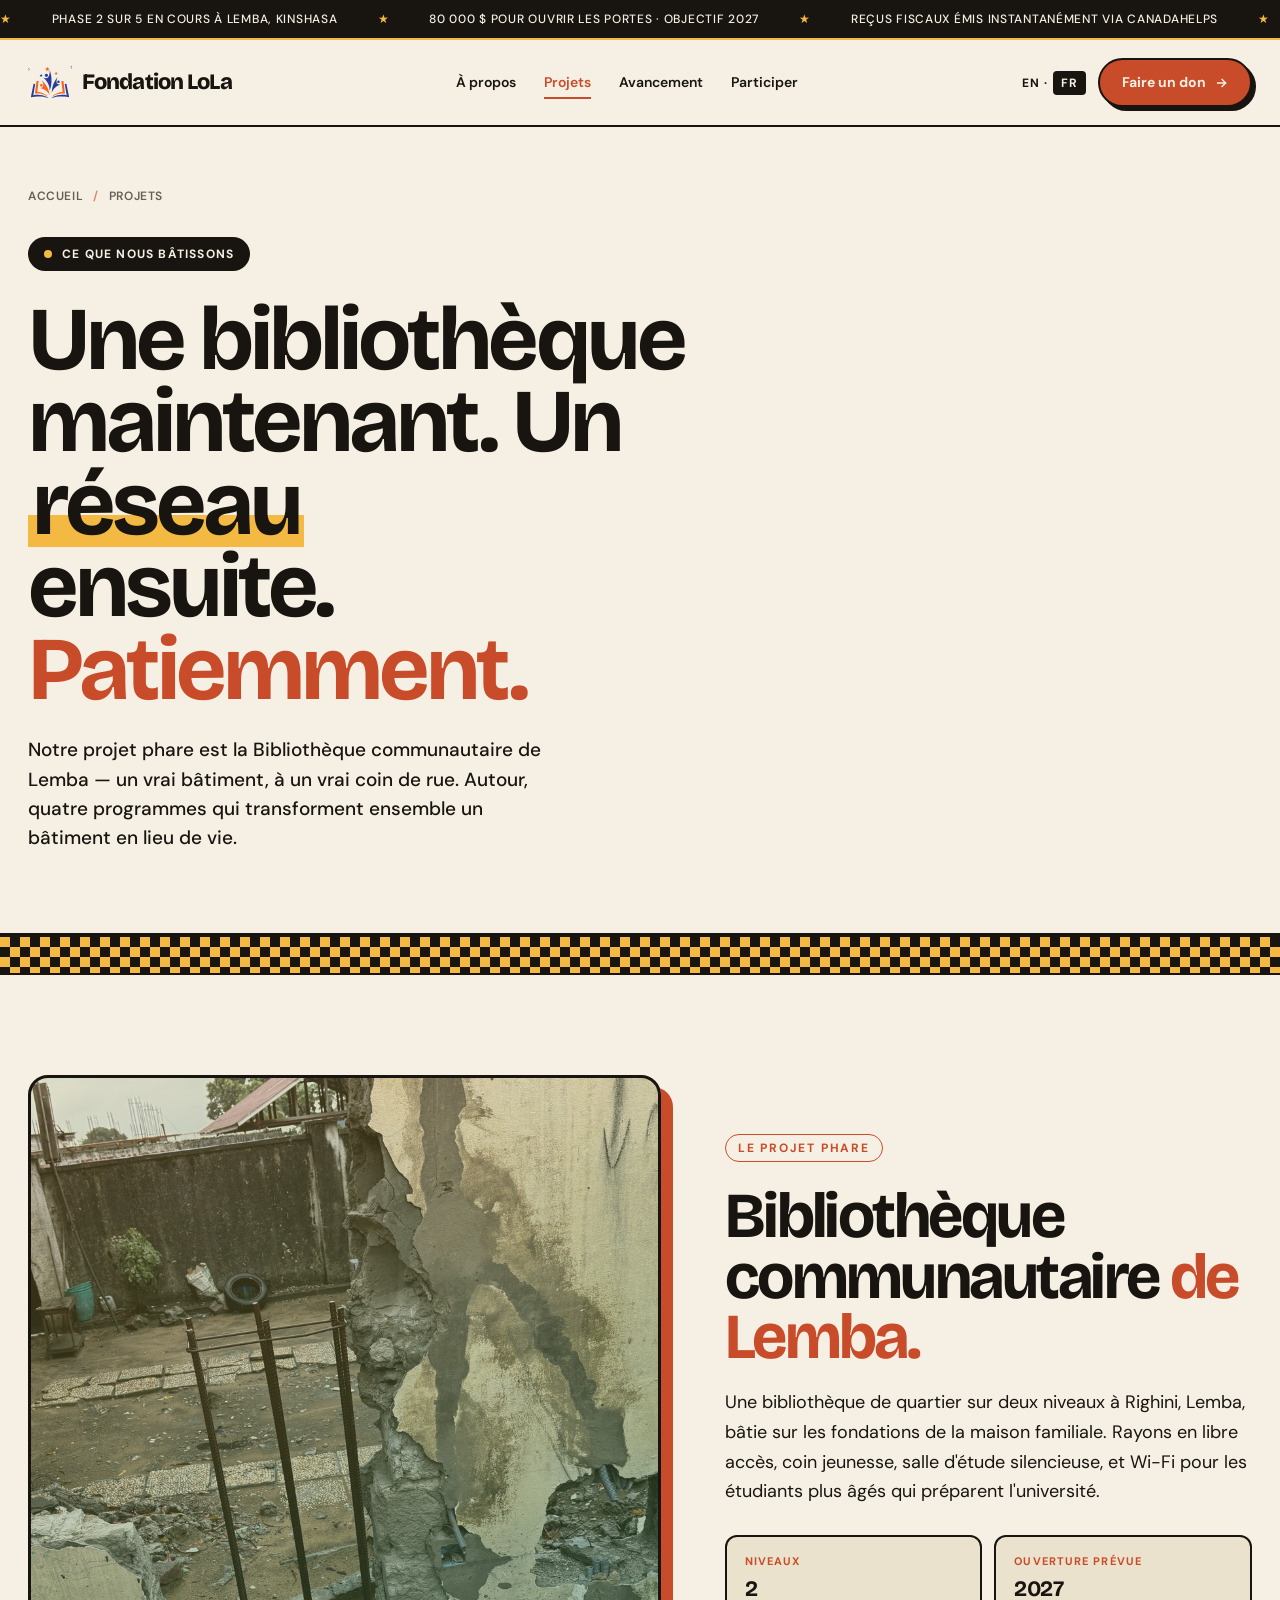
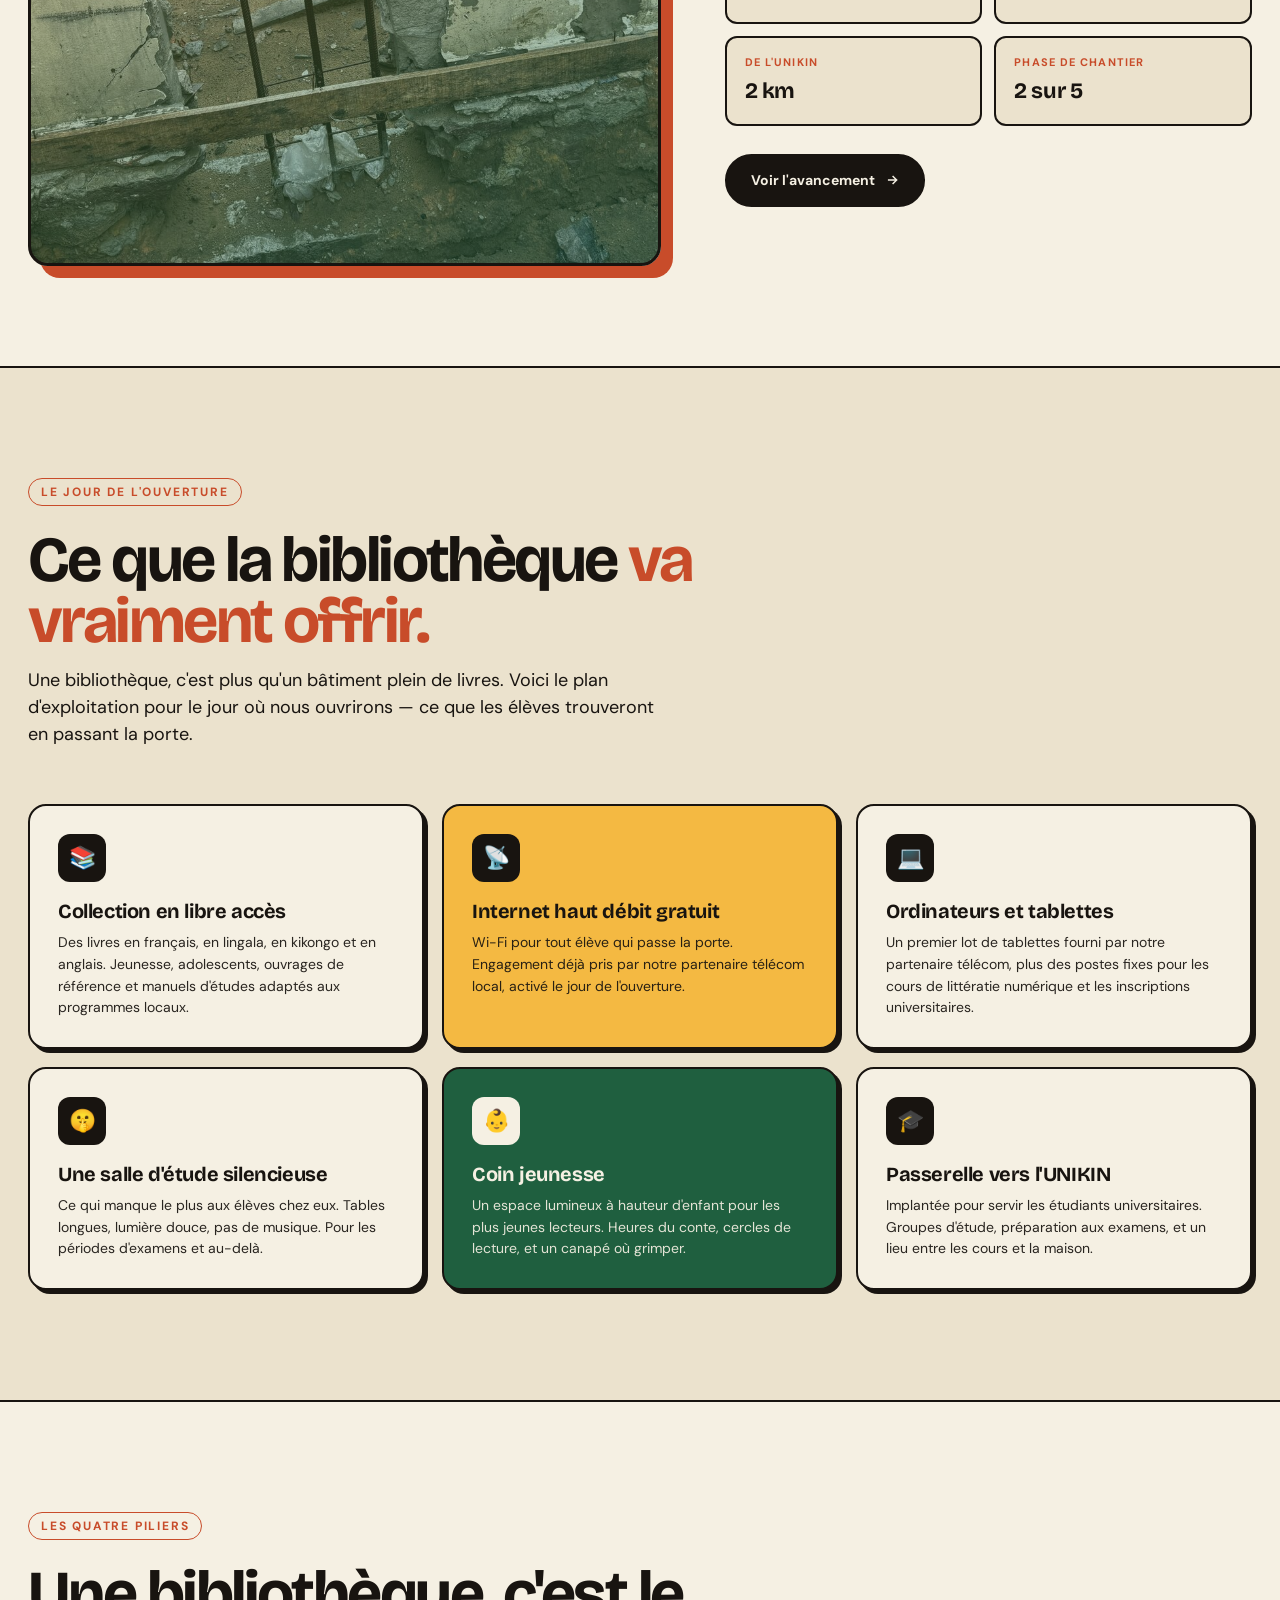
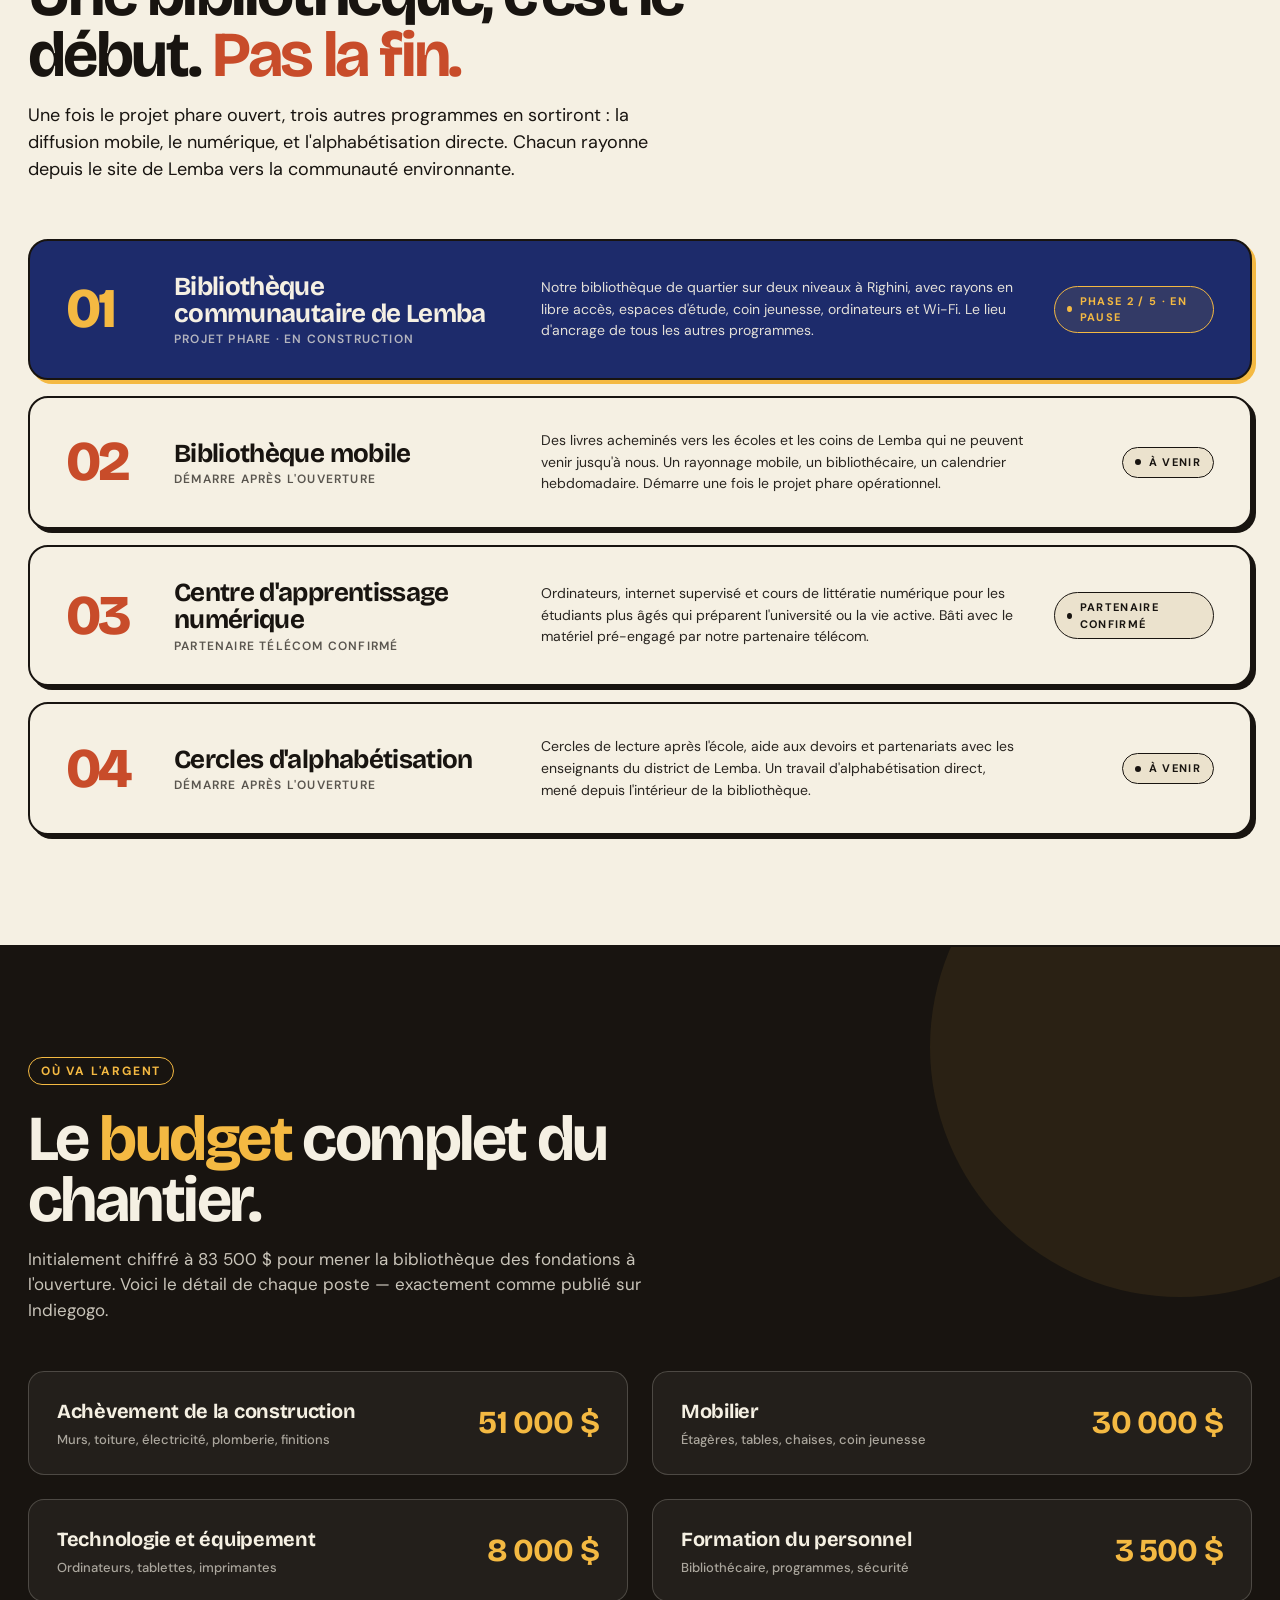
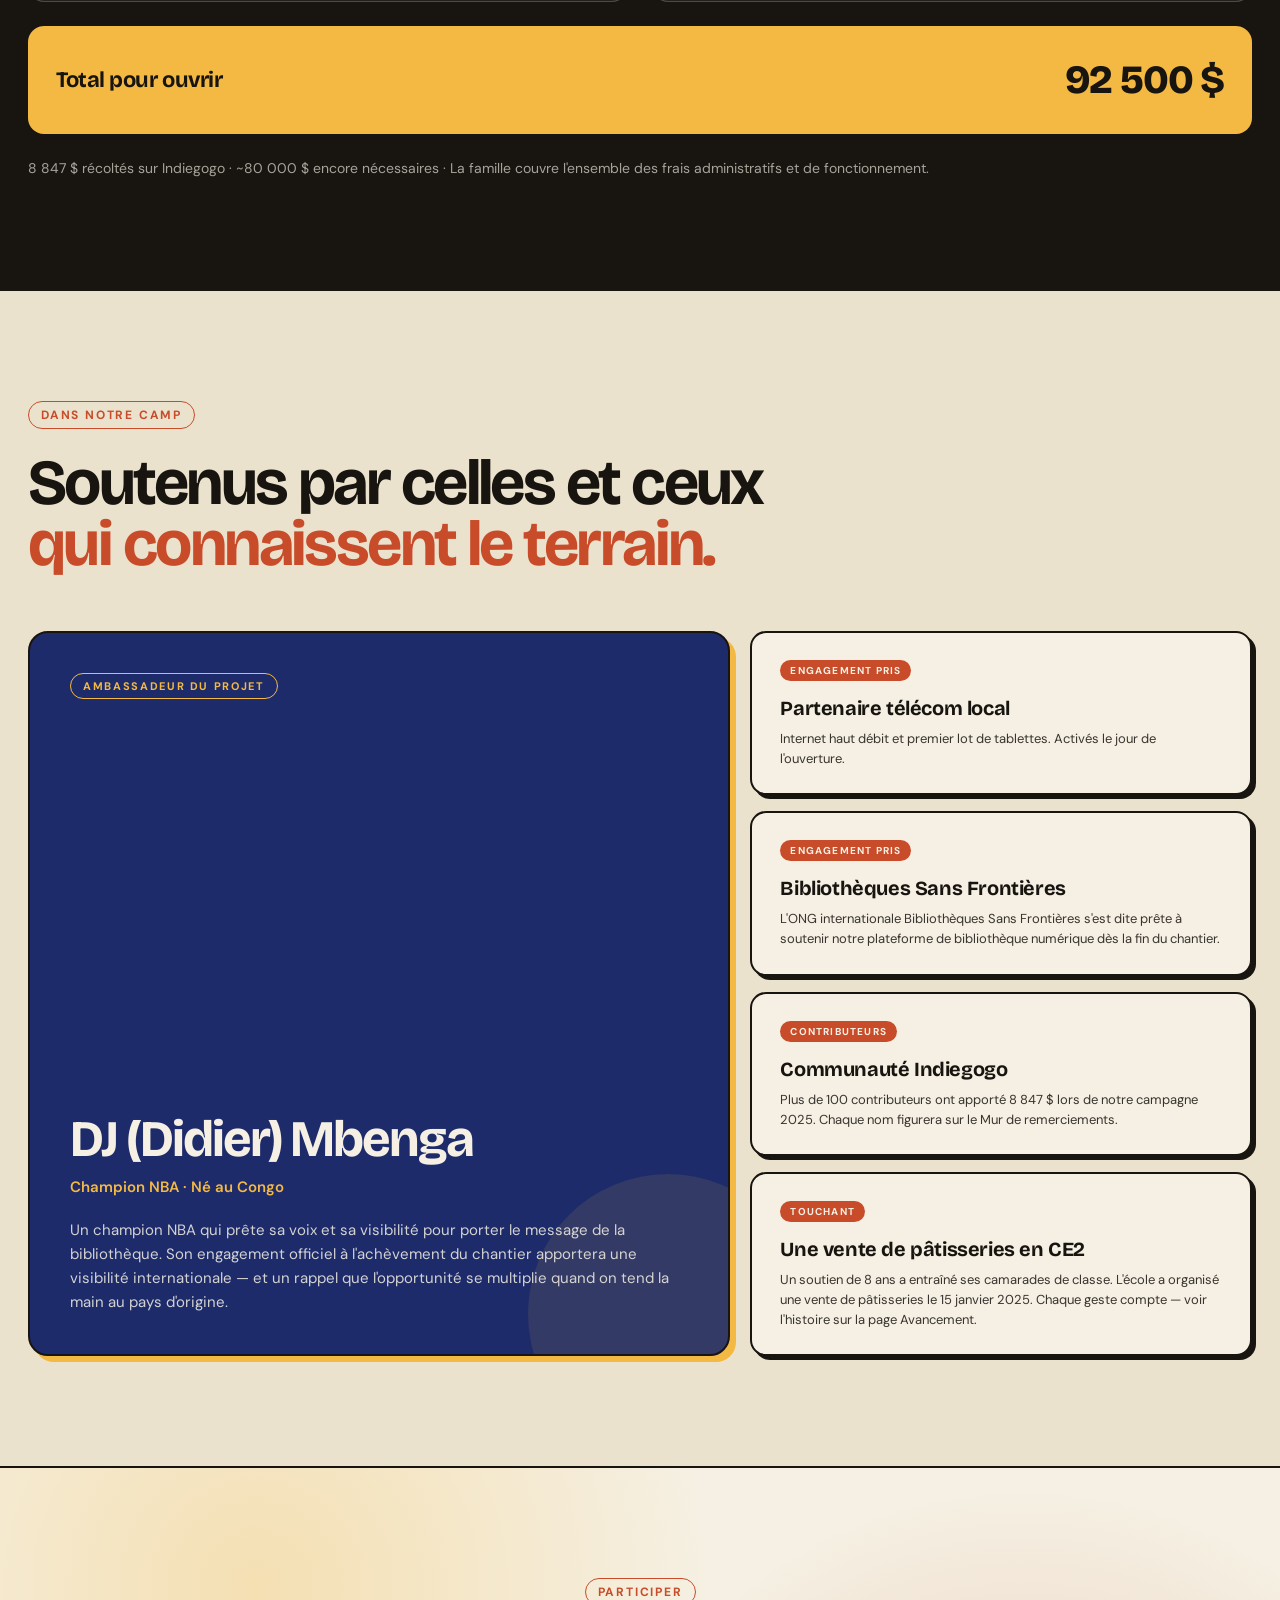
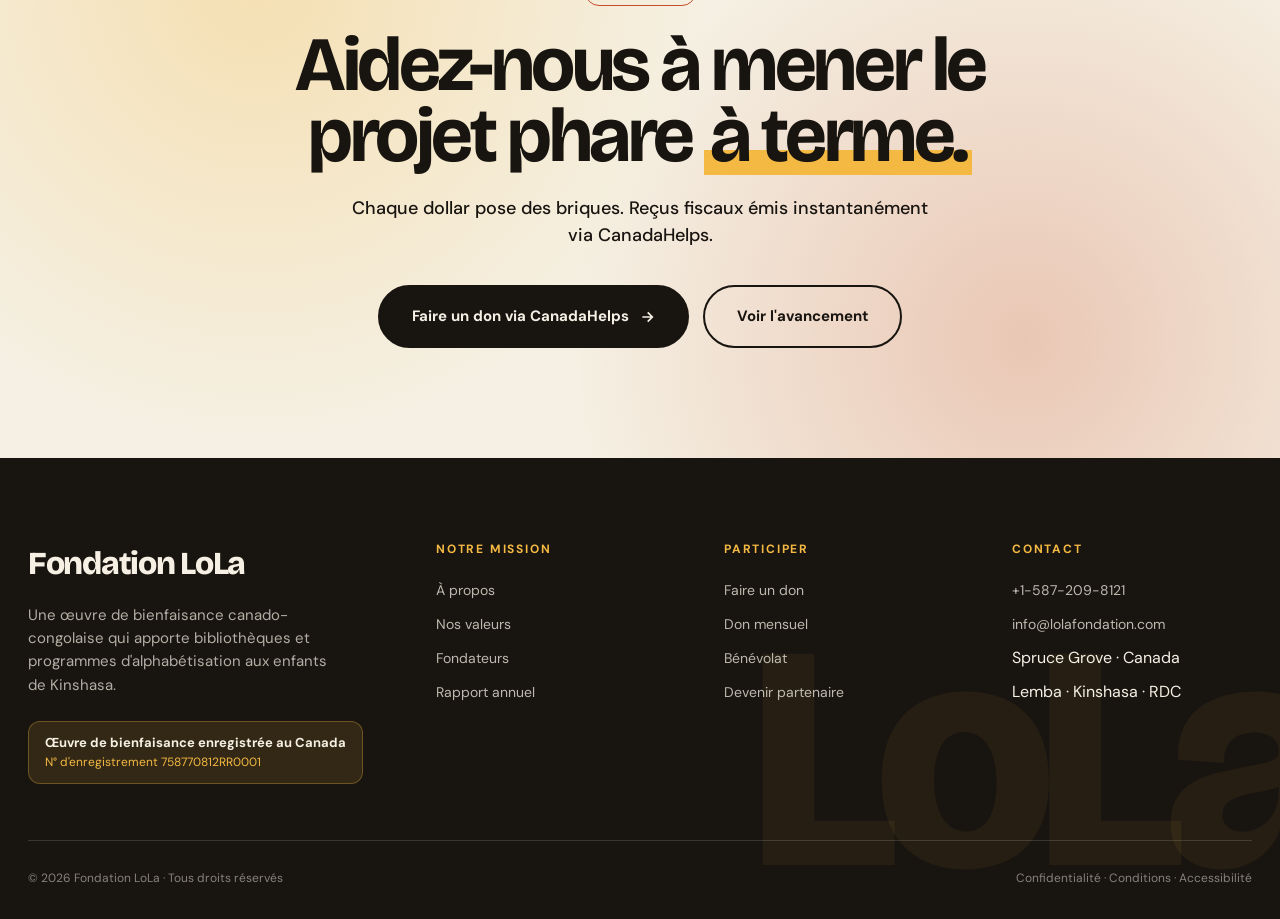
<file: fr/projets.html>
<!DOCTYPE html>
<html lang="fr">
<head>
<meta charset="UTF-8">
<meta name="viewport" content="width=device-width, initial-scale=1.0">
<title>Projets · Fondation LoLa</title>
<link rel="preconnect" href="https://fonts.googleapis.com">
<link rel="preconnect" href="https://fonts.gstatic.com" crossorigin>
<link href="https://fonts.googleapis.com/css2?family=Bricolage+Grotesque:opsz,wght@10..48,300;10..48,400;10..48,500;10..48,600;10..48,700;10..48,800&family=DM+Sans:wght@400;500;600&display=swap" rel="stylesheet">
<link rel="stylesheet" href="../styles.css">
<style>
  /* FLAGSHIP */
  .flagship {
    padding: 100px 0;
    background: var(--cream);
    border-bottom: 2px solid var(--ink);
  }
  .flagship-grid {
    display: grid;
    grid-template-columns: 1.2fr 1fr;
    gap: 64px;
    align-items: center;
  }
  .flagship-image {
    aspect-ratio: 4/5;
    background:
      linear-gradient(160deg, rgba(244, 185, 66, 0.25), rgba(31, 95, 63, 0.5)),
      url('../images/courtyard-rebar-columns.jpg') center/cover;
    border: 3px solid var(--ink);
    border-radius: 20px;
    box-shadow: 12px 12px 0 var(--clay);
  }
  .flagship h2 {
    font-family: 'Bricolage Grotesque', sans-serif;
    font-size: clamp(40px, 5vw, 72px);
    line-height: 0.95;
    letter-spacing: -0.04em;
    font-weight: 700;
    color: var(--ink);
    margin-bottom: 20px;
  }
  .flagship h2 .clay { color: var(--clay); }
  .flagship-lead { font-size: 18px; line-height: 1.65; color: var(--ink); margin-bottom: 28px; }
  .flagship-stats {
    display: grid;
    grid-template-columns: repeat(2, 1fr);
    gap: 12px;
    margin-bottom: 28px;
  }
  .flagship-stat {
    background: var(--cream-deep);
    border: 2px solid var(--ink);
    border-radius: 12px;
    padding: 16px 18px;
  }
  .flagship-stat .lab { font-size: 11px; font-weight: 700; letter-spacing: 0.1em; text-transform: uppercase; color: var(--clay); margin-bottom: 4px; }
  .flagship-stat .val { font-family: 'Bricolage Grotesque', sans-serif; font-size: 22px; font-weight: 700; letter-spacing: -0.02em; }

  /* OFFERINGS */
  .offerings {
    padding: 110px 0;
    background: var(--cream-deep);
    border-bottom: 2px solid var(--ink);
  }
  .offerings-header { margin-bottom: 56px; max-width: 800px; }
  .offerings h2 {
    font-family: 'Bricolage Grotesque', sans-serif;
    font-size: clamp(40px, 5vw, 72px);
    line-height: 0.95;
    letter-spacing: -0.04em;
    font-weight: 700;
    color: var(--ink);
    margin-bottom: 16px;
  }
  .offerings h2 .clay { color: var(--clay); }
  .offerings-lead { font-size: 18px; color: var(--ink); max-width: 640px; }
  .offerings-grid {
    display: grid;
    grid-template-columns: repeat(3, 1fr);
    gap: 18px;
  }
  .offering {
    background: var(--cream);
    border: 2px solid var(--ink);
    border-radius: 18px;
    padding: 28px;
    box-shadow: 4px 4px 0 var(--ink);
    transition: all 0.15s;
  }
  .offering:hover { transform: translate(-2px, -2px); box-shadow: 6px 6px 0 var(--ink); }
  .offering:nth-child(2) { background: var(--sun); }
  .offering:nth-child(5) { background: var(--leaf); color: var(--cream); }
  .offering-icon {
    width: 48px; height: 48px;
    background: var(--ink);
    color: var(--sun);
    border-radius: 12px;
    display: flex;
    align-items: center;
    justify-content: center;
    margin-bottom: 18px;
    font-family: 'Bricolage Grotesque', sans-serif;
    font-size: 22px;
    font-weight: 800;
  }
  .offering:nth-child(5) .offering-icon { background: var(--cream); color: var(--leaf); }
  .offering h3 {
    font-family: 'Bricolage Grotesque', sans-serif;
    font-size: 20px;
    font-weight: 700;
    letter-spacing: -0.02em;
    line-height: 1.1;
    margin-bottom: 10px;
  }
  .offering p { font-size: 14px; line-height: 1.55; opacity: 0.92; }

  /* ROADMAP - 4 pillars */
  .pillars {
    padding: 110px 0;
    background: var(--cream);
    border-bottom: 2px solid var(--ink);
  }
  .pillars-header { margin-bottom: 56px; max-width: 800px; }
  .pillars h2 {
    font-family: 'Bricolage Grotesque', sans-serif;
    font-size: clamp(40px, 5vw, 72px);
    line-height: 0.95;
    letter-spacing: -0.04em;
    font-weight: 700;
    color: var(--ink);
    margin-bottom: 16px;
  }
  .pillars h2 .clay { color: var(--clay); }
  .pillars-lead { font-size: 18px; color: var(--ink); max-width: 640px; }
  .pillar-list {
    display: flex;
    flex-direction: column;
    gap: 16px;
  }
  .pillar {
    background: var(--cream);
    border: 2px solid var(--ink);
    border-radius: 20px;
    padding: 32px 36px;
    display: grid;
    grid-template-columns: 80px 1.4fr 2fr 160px;
    gap: 28px;
    align-items: center;
    transition: all 0.15s;
    box-shadow: 4px 4px 0 var(--ink);
  }
  .pillar:hover { transform: translate(-2px, -2px); box-shadow: 6px 6px 0 var(--ink); }
  .pillar.featured { background: var(--indigo); color: var(--cream); box-shadow: 4px 4px 0 var(--sun); }
  .pillar.featured:hover { box-shadow: 6px 6px 0 var(--sun); }
  .pillar-num {
    font-family: 'Bricolage Grotesque', sans-serif;
    font-size: 56px;
    font-weight: 800;
    letter-spacing: -0.05em;
    line-height: 1;
    color: var(--clay);
  }
  .pillar.featured .pillar-num { color: var(--sun); }
  .pillar-title {
    font-family: 'Bricolage Grotesque', sans-serif;
    font-size: 26px;
    font-weight: 700;
    letter-spacing: -0.025em;
    line-height: 1.05;
  }
  .pillar-title small {
    display: block;
    font-family: 'DM Sans', sans-serif;
    font-size: 12px;
    font-weight: 600;
    letter-spacing: 0.1em;
    text-transform: uppercase;
    margin-top: 6px;
    opacity: 0.7;
  }
  .pillar-desc { font-size: 14px; line-height: 1.55; opacity: 0.92; }
  .pillar-status {
    display: inline-flex;
    align-items: center;
    gap: 8px;
    font-size: 11px;
    font-weight: 700;
    letter-spacing: 0.12em;
    text-transform: uppercase;
    color: var(--ink);
    border: 1.5px solid currentColor;
    padding: 6px 12px;
    border-radius: 999px;
    justify-self: end;
    background: var(--cream-deep);
  }
  .pillar.featured .pillar-status { color: var(--sun); border-color: var(--sun); background: rgba(244, 185, 66, 0.1); }
  .pillar-status .dot { width: 6px; height: 6px; border-radius: 50%; background: currentColor; }

  /* WHAT YOU FUND */
  .what-funds {
    padding: 110px 0;
    background: var(--ink);
    color: var(--cream);
    border-bottom: 2px solid var(--ink);
    position: relative;
    overflow: hidden;
  }
  .what-funds::before {
    content: '';
    position: absolute;
    top: -150px;
    right: -150px;
    width: 500px;
    height: 500px;
    background: var(--sun);
    border-radius: 50%;
    opacity: 0.08;
    pointer-events: none;
  }
  .what-funds-header { margin-bottom: 48px; max-width: 800px; position: relative; z-index: 2; }
  .what-funds h2 {
    font-family: 'Bricolage Grotesque', sans-serif;
    font-size: clamp(40px, 5vw, 64px);
    line-height: 0.95;
    letter-spacing: -0.04em;
    font-weight: 700;
    margin-bottom: 16px;
  }
  .what-funds h2 .yellow { color: var(--sun); }
  .what-funds-lead { font-size: 17px; color: rgba(245, 240, 227, 0.8); max-width: 640px; }
  .budget-list {
    display: grid;
    grid-template-columns: 1fr 1fr;
    gap: 24px;
    position: relative;
    z-index: 2;
  }
  .budget-row {
    background: rgba(245, 240, 227, 0.05);
    border: 1.5px solid rgba(245, 240, 227, 0.2);
    border-radius: 16px;
    padding: 24px 28px;
    display: flex;
    justify-content: space-between;
    align-items: center;
    gap: 24px;
    transition: all 0.2s;
  }
  .budget-row:hover { background: rgba(244, 185, 66, 0.1); border-color: var(--sun); }
  .budget-row .lab {
    font-family: 'Bricolage Grotesque', sans-serif;
    font-size: 20px;
    font-weight: 700;
    letter-spacing: -0.015em;
  }
  .budget-row .lab small { display: block; font-family: 'DM Sans', sans-serif; font-size: 13px; font-weight: 500; color: rgba(245, 240, 227, 0.65); margin-top: 4px; letter-spacing: 0; }
  .budget-row .amt {
    font-family: 'Bricolage Grotesque', sans-serif;
    font-size: 32px;
    font-weight: 700;
    color: var(--sun);
    letter-spacing: -0.025em;
  }
  .budget-total {
    margin-top: 24px;
    padding: 24px 28px;
    background: var(--sun);
    color: var(--ink);
    border-radius: 16px;
    display: flex;
    justify-content: space-between;
    align-items: center;
    position: relative;
    z-index: 2;
  }
  .budget-total .lab {
    font-family: 'Bricolage Grotesque', sans-serif;
    font-size: 22px;
    font-weight: 700;
    letter-spacing: -0.02em;
  }
  .budget-total .amt {
    font-family: 'Bricolage Grotesque', sans-serif;
    font-size: 40px;
    font-weight: 800;
    letter-spacing: -0.03em;
  }

  /* PARTNERS HIGHLIGHT */
  .partners-section {
    padding: 110px 0;
    background: var(--cream-deep);
    border-bottom: 2px solid var(--ink);
  }
  .partners-section-header { margin-bottom: 56px; max-width: 800px; }
  .partners-section h2 {
    font-family: 'Bricolage Grotesque', sans-serif;
    font-size: clamp(40px, 5vw, 72px);
    line-height: 0.95;
    letter-spacing: -0.04em;
    font-weight: 700;
    color: var(--ink);
  }
  .partners-section h2 .clay { color: var(--clay); }
  .partners-grid {
    display: grid;
    grid-template-columns: 1.4fr 1fr;
    gap: 20px;
  }
  .ambassador-card {
    background: var(--indigo);
    color: var(--cream);
    border: 2px solid var(--ink);
    border-radius: 20px;
    padding: 40px;
    box-shadow: 6px 6px 0 var(--sun);
    display: flex;
    flex-direction: column;
    justify-content: space-between;
    min-height: 320px;
    position: relative;
    overflow: hidden;
  }
  .ambassador-card::before {
    content: '';
    position: absolute;
    bottom: -100px;
    right: -80px;
    width: 280px;
    height: 280px;
    background: var(--sun);
    border-radius: 50%;
    opacity: 0.1;
  }
  .ambassador-card .tag {
    display: inline-block;
    font-size: 11px;
    font-weight: 700;
    letter-spacing: 0.15em;
    text-transform: uppercase;
    color: var(--sun);
    border: 1.5px solid var(--sun);
    padding: 4px 12px;
    border-radius: 999px;
    margin-bottom: 24px;
    align-self: flex-start;
    position: relative;
    z-index: 2;
  }
  .ambassador-card h3 {
    font-family: 'Bricolage Grotesque', sans-serif;
    font-size: clamp(36px, 4vw, 56px);
    font-weight: 700;
    letter-spacing: -0.04em;
    line-height: 0.95;
    margin-bottom: 12px;
    position: relative;
    z-index: 2;
  }
  .ambassador-card .role { color: var(--sun); font-weight: 600; font-size: 15px; margin-bottom: 20px; position: relative; z-index: 2; }
  .ambassador-card p { color: rgba(245, 240, 227, 0.85); font-size: 15px; line-height: 1.6; position: relative; z-index: 2; }

  .partner-list {
    display: flex;
    flex-direction: column;
    gap: 16px;
  }
  .partner-item {
    background: var(--cream);
    border: 2px solid var(--ink);
    border-radius: 16px;
    padding: 24px 28px;
    box-shadow: 4px 4px 0 var(--ink);
    transition: all 0.15s;
  }
  .partner-item:hover { transform: translate(-2px, -2px); box-shadow: 6px 6px 0 var(--ink); }
  .partner-item .tag {
    display: inline-block;
    font-size: 10px;
    font-weight: 700;
    letter-spacing: 0.12em;
    text-transform: uppercase;
    background: var(--clay);
    color: var(--cream);
    padding: 3px 10px;
    border-radius: 999px;
    margin-bottom: 12px;
  }
  .partner-item h3 {
    font-family: 'Bricolage Grotesque', sans-serif;
    font-size: 20px;
    font-weight: 700;
    letter-spacing: -0.02em;
    margin-bottom: 6px;
  }
  .partner-item p { font-size: 13px; line-height: 1.55; color: var(--ink); opacity: 0.85; }

  @media (max-width: 1000px) {
    .flagship-grid { grid-template-columns: 1fr; gap: 40px; }
    .offerings-grid { grid-template-columns: 1fr; }
    .pillar { grid-template-columns: 1fr; gap: 12px; padding: 24px; }
    .pillar-status { justify-self: start; }
    .budget-list { grid-template-columns: 1fr; }
    .partners-grid { grid-template-columns: 1fr; }
  }
</style>
</head>
<body>

<div class="ticker">
  <div class="ticker-track">
    <span>Phase 2 sur 5 en cours à Lemba, Kinshasa</span>
    <span>80 000 $ pour ouvrir les portes · Objectif 2027</span>
    <span>Reçus fiscaux émis instantanément via CanadaHelps</span>
    <span>Soutenus par DJ Mbenga, champion NBA</span>
    <span>Phase 2 sur 5 en cours à Lemba, Kinshasa</span>
    <span>80 000 $ pour ouvrir les portes · Objectif 2027</span>
    <span>Reçus fiscaux émis instantanément via CanadaHelps</span>
    <span>Soutenus par DJ Mbenga, champion NBA</span>
  </div>
</div>

<nav class="site-nav">
  <div class="container nav-row">
    <a href="index.html" class="logo">
      <div class="logo-mark"><img src="../images/lola-icon.svg" alt="Logo Fondation LoLa"></div>
      Fondation LoLa
    </a>
    <ul class="nav-links">
      <li><a href="a-propos.html">À propos</a></li>
      <li><a href="projets.html" class="active">Projets</a></li>
      <li><a href="avancement.html">Avancement</a></li>
      <li><a href="agir.html">Participer</a></li>
    </ul>
    <div class="nav-actions">
      <div class="lang-toggle"><a href="../projects.html">EN</a> · <span class="active">FR</span></div>
      <a href="https://www.canadahelps.org/fr/organismesdebienfaisance/fondation-lola/" target="_blank" rel="noopener" class="btn-donate">
        Faire un don
        <svg width="14" height="14" viewBox="0 0 24 24" fill="none" stroke="currentColor" stroke-width="2.5"><path d="M5 12h14M13 5l7 7-7 7"/></svg>
      </a>
    </div>
  </div>
</nav>

<section class="page-hero">
  <div class="container">
    <div class="breadcrumb">
      <a href="index.html">Accueil</a>
      <span class="sep">/</span>
      <span>Projets</span>
    </div>
    <div class="page-hero-grid">
      <div>
        <div class="page-hero-eyebrow"><span class="dot"></span>Ce que nous bâtissons</div>
        <h1>Une bibliothèque<br>maintenant. Un <span class="underline">réseau</span><br>ensuite. <span class="accent">Patiemment.</span></h1>
        <p class="page-hero-lead">Notre projet phare est la Bibliothèque communautaire de Lemba — un vrai bâtiment, à un vrai coin de rue. Autour, quatre programmes qui transforment ensemble un bâtiment en lieu de vie.</p>
      </div>
    </div>
  </div>
</section>

<div class="pattern-strip"></div>

<section class="flagship">
  <div class="container">
    <div class="flagship-grid">
      <div class="flagship-image"></div>
      <div>
        <div class="section-eyebrow">Le projet phare</div>
        <h2>Bibliothèque communautaire <span class="clay">de Lemba.</span></h2>
        <p class="flagship-lead">Une bibliothèque de quartier sur deux niveaux à Righini, Lemba, bâtie sur les fondations de la maison familiale. Rayons en libre accès, coin jeunesse, salle d'étude silencieuse, et Wi-Fi pour les étudiants plus âgés qui préparent l'université.</p>
        <div class="flagship-stats">
          <div class="flagship-stat">
            <div class="lab">Niveaux</div>
            <div class="val">2</div>
          </div>
          <div class="flagship-stat">
            <div class="lab">Ouverture prévue</div>
            <div class="val">2027</div>
          </div>
          <div class="flagship-stat">
            <div class="lab">De l'UNIKIN</div>
            <div class="val">2 km</div>
          </div>
          <div class="flagship-stat">
            <div class="lab">Phase de chantier</div>
            <div class="val">2 sur 5</div>
          </div>
        </div>
        <a href="avancement.html" class="btn-big" style="font-size: 14px; padding: 14px 24px;">
          Voir l'avancement
          <svg width="14" height="14" viewBox="0 0 24 24" fill="none" stroke="currentColor" stroke-width="2.5"><path d="M5 12h14M13 5l7 7-7 7"/></svg>
        </a>
      </div>
    </div>
  </div>
</section>

<section class="offerings">
  <div class="container">
    <div class="offerings-header">
      <div class="section-eyebrow">Le jour de l'ouverture</div>
      <h2>Ce que la bibliothèque <span class="clay">va vraiment offrir.</span></h2>
      <p class="offerings-lead">Une bibliothèque, c'est plus qu'un bâtiment plein de livres. Voici le plan d'exploitation pour le jour où nous ouvrirons — ce que les élèves trouveront en passant la porte.</p>
    </div>
    <div class="offerings-grid">
      <div class="offering">
        <div class="offering-icon">📚</div>
        <h3>Collection en libre accès</h3>
        <p>Des livres en français, en lingala, en kikongo et en anglais. Jeunesse, adolescents, ouvrages de référence et manuels d'études adaptés aux programmes locaux.</p>
      </div>
      <div class="offering">
        <div class="offering-icon">📡</div>
        <h3>Internet haut débit gratuit</h3>
        <p>Wi-Fi pour tout élève qui passe la porte. Engagement déjà pris par notre partenaire télécom local, activé le jour de l'ouverture.</p>
      </div>
      <div class="offering">
        <div class="offering-icon">💻</div>
        <h3>Ordinateurs et tablettes</h3>
        <p>Un premier lot de tablettes fourni par notre partenaire télécom, plus des postes fixes pour les cours de littératie numérique et les inscriptions universitaires.</p>
      </div>
      <div class="offering">
        <div class="offering-icon">🤫</div>
        <h3>Une salle d'étude silencieuse</h3>
        <p>Ce qui manque le plus aux élèves chez eux. Tables longues, lumière douce, pas de musique. Pour les périodes d'examens et au-delà.</p>
      </div>
      <div class="offering">
        <div class="offering-icon">👶</div>
        <h3>Coin jeunesse</h3>
        <p>Un espace lumineux à hauteur d'enfant pour les plus jeunes lecteurs. Heures du conte, cercles de lecture, et un canapé où grimper.</p>
      </div>
      <div class="offering">
        <div class="offering-icon">🎓</div>
        <h3>Passerelle vers l'UNIKIN</h3>
        <p>Implantée pour servir les étudiants universitaires. Groupes d'étude, préparation aux examens, et un lieu entre les cours et la maison.</p>
      </div>
    </div>
  </div>
</section>

<section class="pillars">
  <div class="container">
    <div class="pillars-header">
      <div class="section-eyebrow">Les quatre piliers</div>
      <h2>Une bibliothèque, c'est le début. <span class="clay">Pas la fin.</span></h2>
      <p class="pillars-lead">Une fois le projet phare ouvert, trois autres programmes en sortiront : la diffusion mobile, le numérique, et l'alphabétisation directe. Chacun rayonne depuis le site de Lemba vers la communauté environnante.</p>
    </div>
    <div class="pillar-list">
      <div class="pillar featured">
        <div class="pillar-num">01</div>
        <div class="pillar-title">Bibliothèque communautaire de Lemba<small>Projet phare · en construction</small></div>
        <div class="pillar-desc">Notre bibliothèque de quartier sur deux niveaux à Righini, avec rayons en libre accès, espaces d'étude, coin jeunesse, ordinateurs et Wi-Fi. Le lieu d'ancrage de tous les autres programmes.</div>
        <div class="pillar-status"><span class="dot"></span>Phase 2 / 5 · En pause</div>
      </div>
      <div class="pillar">
        <div class="pillar-num">02</div>
        <div class="pillar-title">Bibliothèque mobile<small>Démarre après l'ouverture</small></div>
        <div class="pillar-desc">Des livres acheminés vers les écoles et les coins de Lemba qui ne peuvent venir jusqu'à nous. Un rayonnage mobile, un bibliothécaire, un calendrier hebdomadaire. Démarre une fois le projet phare opérationnel.</div>
        <div class="pillar-status"><span class="dot"></span>À venir</div>
      </div>
      <div class="pillar">
        <div class="pillar-num">03</div>
        <div class="pillar-title">Centre d'apprentissage numérique<small>Partenaire télécom confirmé</small></div>
        <div class="pillar-desc">Ordinateurs, internet supervisé et cours de littératie numérique pour les étudiants plus âgés qui préparent l'université ou la vie active. Bâti avec le matériel pré-engagé par notre partenaire télécom.</div>
        <div class="pillar-status"><span class="dot"></span>Partenaire confirmé</div>
      </div>
      <div class="pillar">
        <div class="pillar-num">04</div>
        <div class="pillar-title">Cercles d'alphabétisation<small>Démarre après l'ouverture</small></div>
        <div class="pillar-desc">Cercles de lecture après l'école, aide aux devoirs et partenariats avec les enseignants du district de Lemba. Un travail d'alphabétisation direct, mené depuis l'intérieur de la bibliothèque.</div>
        <div class="pillar-status"><span class="dot"></span>À venir</div>
      </div>
    </div>
  </div>
</section>

<section class="what-funds" id="budget">
  <div class="container">
    <div class="what-funds-header">
      <div class="section-eyebrow dark">Où va l'argent</div>
      <h2>Le <span class="yellow">budget</span> complet du chantier.</h2>
      <p class="what-funds-lead">Initialement chiffré à 83 500 $ pour mener la bibliothèque des fondations à l'ouverture. Voici le détail de chaque poste — exactement comme publié sur Indiegogo.</p>
    </div>
    <div class="budget-list">
      <div class="budget-row">
        <div class="lab">Achèvement de la construction<small>Murs, toiture, électricité, plomberie, finitions</small></div>
        <div class="amt">51 000 $</div>
      </div>
      <div class="budget-row">
        <div class="lab">Mobilier<small>Étagères, tables, chaises, coin jeunesse</small></div>
        <div class="amt">30 000 $</div>
      </div>
      <div class="budget-row">
        <div class="lab">Technologie et équipement<small>Ordinateurs, tablettes, imprimantes</small></div>
        <div class="amt">8 000 $</div>
      </div>
      <div class="budget-row">
        <div class="lab">Formation du personnel<small>Bibliothécaire, programmes, sécurité</small></div>
        <div class="amt">3 500 $</div>
      </div>
    </div>
    <div class="budget-total">
      <div class="lab">Total pour ouvrir</div>
      <div class="amt">92 500 $</div>
    </div>
    <p style="margin-top: 24px; font-size: 14px; color: rgba(245, 240, 227, 0.65); position: relative; z-index: 2;">8 847 $ récoltés sur Indiegogo · ~80 000 $ encore nécessaires · La famille couvre l'ensemble des frais administratifs et de fonctionnement.</p>
  </div>
</section>

<section class="partners-section">
  <div class="container">
    <div class="partners-section-header">
      <div class="section-eyebrow">Dans notre camp</div>
      <h2>Soutenus par celles et ceux <span class="clay">qui connaissent le terrain.</span></h2>
    </div>
    <div class="partners-grid">
      <div class="ambassador-card">
        <div class="tag">Ambassadeur du projet</div>
        <div>
          <h3>DJ (Didier) Mbenga</h3>
          <div class="role">Champion NBA · Né au Congo</div>
          <p>Un champion NBA qui prête sa voix et sa visibilité pour porter le message de la bibliothèque. Son engagement officiel à l'achèvement du chantier apportera une visibilité internationale — et un rappel que l'opportunité se multiplie quand on tend la main au pays d'origine.</p>
        </div>
      </div>
      <div class="partner-list">
        <div class="partner-item">
          <div class="tag">Engagement pris</div>
          <h3>Partenaire télécom local</h3>
          <p>Internet haut débit et premier lot de tablettes. Activés le jour de l'ouverture.</p>
        </div>
        <div class="partner-item">
          <div class="tag">Engagement pris</div>
          <h3>Bibliothèques Sans Frontières</h3>
          <p>L'ONG internationale Bibliothèques Sans Frontières s'est dite prête à soutenir notre plateforme de bibliothèque numérique dès la fin du chantier.</p>
        </div>
        <div class="partner-item">
          <div class="tag">Contributeurs</div>
          <h3>Communauté Indiegogo</h3>
          <p>Plus de 100 contributeurs ont apporté 8 847 $ lors de notre campagne 2025. Chaque nom figurera sur le Mur de remerciements.</p>
        </div>
        <div class="partner-item">
          <div class="tag">Touchant</div>
          <h3>Une vente de pâtisseries en CE2</h3>
          <p>Un soutien de 8 ans a entraîné ses camarades de classe. L'école a organisé une vente de pâtisseries le 15 janvier 2025. Chaque geste compte — voir l'histoire sur la page Avancement.</p>
        </div>
      </div>
    </div>
  </div>
</section>

<section class="cta-block">
  <div class="container">
    <div class="section-eyebrow">Participer</div>
    <h2>Aidez-nous à mener le<br>projet phare <span class="underline">à terme.</span></h2>
    <p>Chaque dollar pose des briques. Reçus fiscaux émis instantanément via CanadaHelps.</p>
    <div class="cta-buttons">
      <a href="https://www.canadahelps.org/fr/organismesdebienfaisance/fondation-lola/" target="_blank" rel="noopener" class="btn-big">
        Faire un don via CanadaHelps
        <svg width="16" height="16" viewBox="0 0 24 24" fill="none" stroke="currentColor" stroke-width="2.5"><path d="M5 12h14M13 5l7 7-7 7"/></svg>
      </a>
      <a href="avancement.html" class="btn-outline">Voir l'avancement</a>
    </div>
  </div>
</section>

<footer>
  <div class="container">
    <div class="footer-grid">
      <div>
        <div class="footer-brand">Fondation LoLa</div>
        <p class="footer-tagline">Une œuvre de bienfaisance canado-congolaise qui apporte bibliothèques et programmes d'alphabétisation aux enfants de Kinshasa.</p>
        <div class="charity-no">
          <strong>Œuvre de bienfaisance enregistrée au Canada</strong>
          N° d'enregistrement 758770812RR0001
        </div>
      </div>
      <div>
        <h4>Notre mission</h4>
        <ul>
          <li><a href="a-propos.html">À propos</a></li>
          <li><a href="a-propos.html#values">Nos valeurs</a></li>
          <li><a href="a-propos.html#founders">Fondateurs</a></li>
          <li><a href="avancement.html">Rapport annuel</a></li>
        </ul>
      </div>
      <div>
        <h4>Participer</h4>
        <ul>
          <li><a href="https://www.canadahelps.org/fr/organismesdebienfaisance/fondation-lola/" target="_blank" rel="noopener">Faire un don</a></li>
          <li><a href="agir.html#monthly">Don mensuel</a></li>
          <li><a href="agir.html#volunteer">Bénévolat</a></li>
          <li><a href="agir.html#partner">Devenir partenaire</a></li>
        </ul>
      </div>
      <div>
        <h4>Contact</h4>
        <ul>
          <li><a href="tel:+15872098121">+1-587-209-8121</a></li>
          <li><a href="mailto:info@lolafondation.com">info@lolafondation.com</a></li>
          <li>Spruce Grove · Canada</li>
          <li>Lemba · Kinshasa · RDC</li>
        </ul>
      </div>
    </div>
    <div class="footer-bottom">
      <div>© 2026 Fondation LoLa · Tous droits réservés</div>
      <div>Confidentialité · Conditions · Accessibilité</div>
    </div>
  </div>
</footer>

</body>
</html>
</file>
<file: styles.css>
/* ============================================
   FONDATION LOLA — SHARED DESIGN SYSTEM
   ============================================ */

:root {
  --cream: #f5f0e3;
  --cream-deep: #ebe2cd;
  --indigo: #1d2b6b;
  --indigo-deep: #0f1846;
  --sun: #f4b942;
  --sun-deep: #e09e1f;
  --clay: #c84c2a;
  --leaf: #1f5f3f;
  --ink: #181410;
}
* { margin: 0; padding: 0; box-sizing: border-box; }
html { scroll-behavior: smooth; }
body {
  font-family: 'DM Sans', sans-serif;
  background: var(--cream);
  color: var(--ink);
  -webkit-font-smoothing: antialiased;
  line-height: 1.5;
  overflow-x: hidden;
}
.display { font-family: 'Bricolage Grotesque', sans-serif; font-variation-settings: "opsz" 48; }
.container { max-width: 1340px; margin: 0 auto; padding: 0 28px; position: relative; }

/* TICKER BAR */
.ticker {
  background: var(--ink);
  color: var(--cream);
  padding: 10px 0;
  font-size: 12px;
  overflow: hidden;
  border-bottom: 2px solid var(--sun);
}
.ticker-track {
  display: flex;
  gap: 40px;
  animation: scrollT 30s linear infinite;
  white-space: nowrap;
  font-weight: 500;
  letter-spacing: 0.06em;
  text-transform: uppercase;
}
.ticker-track span::before {
  content: '★';
  color: var(--sun);
  margin-right: 40px;
}
@keyframes scrollT {
  from { transform: translateX(0); }
  to { transform: translateX(-50%); }
}

/* NAV */
nav.site-nav {
  background: var(--cream);
  border-bottom: 2px solid var(--ink);
  padding: 18px 0;
  position: sticky;
  top: 0;
  z-index: 100;
}
.nav-row {
  display: flex;
  align-items: center;
  justify-content: space-between;
  gap: 24px;
}
.logo {
  display: flex;
  align-items: center;
  gap: 10px;
  font-family: 'Bricolage Grotesque', sans-serif;
  font-weight: 800;
  font-size: 22px;
  letter-spacing: -0.04em;
  color: var(--ink);
  text-decoration: none;
}
.logo-mark {
  width: 44px; height: 44px;
  display: flex;
  align-items: center;
  justify-content: center;
}
.logo-mark img, .logo-mark svg {
  width: 100%;
  height: 100%;
  object-fit: contain;
  display: block;
}
.footer-brand-logo {
  width: 200px;
  max-width: 100%;
  height: auto;
  margin-bottom: 16px;
  display: block;
}
.nav-links {
  display: flex;
  gap: 28px;
  list-style: none;
  font-size: 14px;
  font-weight: 600;
}
.nav-links a {
  color: var(--ink);
  text-decoration: none;
  padding: 6px 0;
  border-bottom: 2px solid transparent;
  transition: border-color 0.2s, color 0.2s;
}
.nav-links a:hover, .nav-links a.active { border-color: var(--clay); color: var(--clay); }
.nav-actions { display: flex; gap: 12px; align-items: center; }
.lang-toggle {
  font-size: 12px;
  font-weight: 700;
  letter-spacing: 0.1em;
  color: var(--ink);
}
.lang-toggle .active { background: var(--ink); color: var(--cream); padding: 4px 8px; border-radius: 4px; }
.lang-toggle a { color: inherit; text-decoration: none; transition: color 0.2s; }
.lang-toggle a:hover { color: var(--clay); }
.btn-donate {
  background: var(--clay);
  color: var(--cream);
  padding: 12px 22px;
  border-radius: 999px;
  text-decoration: none;
  font-weight: 700;
  font-size: 14px;
  border: 2px solid var(--ink);
  box-shadow: 4px 4px 0 var(--ink);
  transition: all 0.15s;
  display: inline-flex;
  align-items: center;
  gap: 8px;
}
.btn-donate:hover { transform: translate(-2px, -2px); box-shadow: 6px 6px 0 var(--ink); }
.btn-donate:active { transform: translate(2px, 2px); box-shadow: 2px 2px 0 var(--ink); }

/* BUTTONS */
.btn-big {
  background: var(--ink);
  color: var(--cream);
  padding: 18px 32px;
  border-radius: 999px;
  text-decoration: none;
  font-weight: 700;
  font-size: 15px;
  border: 2px solid var(--ink);
  transition: all 0.15s;
  display: inline-flex;
  align-items: center;
  gap: 10px;
}
.btn-big:hover { background: var(--clay); border-color: var(--clay); }
.btn-outline {
  background: transparent;
  color: var(--ink);
  padding: 18px 32px;
  border-radius: 999px;
  text-decoration: none;
  font-weight: 700;
  font-size: 15px;
  border: 2px solid var(--ink);
  transition: all 0.15s;
  display: inline-flex;
  align-items: center;
  gap: 10px;
}
.btn-outline:hover { background: var(--sun); }

/* PATTERN STRIP */
.pattern-strip {
  height: 40px;
  background-image:
    linear-gradient(45deg, var(--ink) 25%, transparent 25%),
    linear-gradient(-45deg, var(--ink) 25%, transparent 25%),
    linear-gradient(45deg, transparent 75%, var(--ink) 75%),
    linear-gradient(-45deg, transparent 75%, var(--ink) 75%);
  background-size: 20px 20px;
  background-position: 0 0, 0 10px, 10px -10px, -10px 0px;
  background-color: var(--sun);
  border-top: 2px solid var(--ink);
  border-bottom: 2px solid var(--ink);
}

/* SECTION ELEMENTS */
.section-eyebrow {
  display: inline-block;
  font-size: 12px;
  font-weight: 700;
  letter-spacing: 0.15em;
  text-transform: uppercase;
  color: var(--clay);
  margin-bottom: 24px;
  padding: 4px 12px;
  border: 1px solid var(--clay);
  border-radius: 999px;
}
.section-eyebrow.dark { color: var(--sun); border-color: var(--sun); }

/* PAGE HERO (inner pages) */
.page-hero {
  padding: 60px 0 80px;
  position: relative;
  border-bottom: 2px solid var(--ink);
  background: var(--cream);
}
.page-hero-grid {
  display: grid;
  grid-template-columns: 1.4fr 1fr;
  gap: 64px;
  align-items: end;
}
.page-hero-eyebrow {
  display: inline-flex;
  align-items: center;
  gap: 10px;
  background: var(--ink);
  color: var(--cream);
  padding: 8px 16px;
  border-radius: 999px;
  font-size: 12px;
  font-weight: 700;
  letter-spacing: 0.1em;
  text-transform: uppercase;
  margin-bottom: 28px;
}
.page-hero-eyebrow .dot { width: 8px; height: 8px; background: var(--sun); border-radius: 50%; }
.page-hero h1 {
  font-family: 'Bricolage Grotesque', sans-serif;
  font-variation-settings: "opsz" 40;
  font-size: clamp(48px, 7vw, 96px);
  line-height: 0.92;
  letter-spacing: -0.045em;
  font-weight: 700;
  color: var(--ink);
  margin-bottom: 24px;
}
.page-hero h1 .accent { color: var(--clay); }
.page-hero h1 .underline {
  background: linear-gradient(180deg, transparent 60%, var(--sun) 60%, var(--sun) 90%, transparent 90%);
  padding: 0 4px;
}
.page-hero-lead {
  font-size: 19px;
  color: var(--ink);
  line-height: 1.55;
  max-width: 540px;
  font-weight: 500;
}
.breadcrumb {
  display: flex;
  align-items: center;
  gap: 10px;
  font-size: 12px;
  font-weight: 600;
  letter-spacing: 0.05em;
  text-transform: uppercase;
  color: var(--ink);
  opacity: 0.65;
  margin-bottom: 32px;
}
.breadcrumb a { color: inherit; text-decoration: none; }
.breadcrumb a:hover { color: var(--clay); opacity: 1; }
.breadcrumb .sep { color: var(--clay); }

/* FOOTER */
footer {
  background: var(--ink);
  color: var(--cream);
  padding: 80px 0 32px;
  position: relative;
  overflow: hidden;
}
footer::before {
  content: 'LoLa';
  position: absolute;
  bottom: -80px;
  right: -40px;
  font-family: 'Bricolage Grotesque', sans-serif;
  font-size: 320px;
  font-weight: 800;
  color: rgba(244, 185, 66, 0.06);
  letter-spacing: -0.06em;
  pointer-events: none;
}
.footer-grid {
  display: grid;
  grid-template-columns: 1.5fr 1fr 1fr 1fr;
  gap: 48px;
  margin-bottom: 56px;
  position: relative;
  z-index: 2;
}
footer h4 {
  font-size: 12px;
  letter-spacing: 0.15em;
  text-transform: uppercase;
  color: var(--sun);
  margin-bottom: 20px;
  font-weight: 700;
}
footer ul { list-style: none; }
footer li { margin-bottom: 10px; }
footer a {
  color: rgba(245, 240, 227, 0.75);
  text-decoration: none;
  font-size: 14px;
  transition: color 0.2s;
}
footer a:hover { color: var(--sun); }
.footer-brand {
  font-family: 'Bricolage Grotesque', sans-serif;
  font-size: 32px;
  font-weight: 800;
  letter-spacing: -0.04em;
  color: var(--cream);
  margin-bottom: 16px;
}
.footer-tagline { font-size: 15px; color: rgba(245, 240, 227, 0.7); max-width: 320px; line-height: 1.55; margin-bottom: 24px; }
.charity-no {
  background: rgba(244, 185, 66, 0.12);
  border: 1px solid rgba(244, 185, 66, 0.3);
  padding: 12px 16px;
  border-radius: 12px;
  display: inline-block;
  font-size: 12px;
  color: var(--sun);
  line-height: 1.4;
}
.charity-no strong { color: var(--cream); display: block; margin-bottom: 2px; font-size: 13px; }
.footer-bottom {
  border-top: 1px solid rgba(245, 240, 227, 0.15);
  padding-top: 28px;
  display: flex;
  justify-content: space-between;
  font-size: 12px;
  color: rgba(245, 240, 227, 0.5);
  flex-wrap: wrap;
  gap: 16px;
  position: relative;
  z-index: 2;
}

/* SHARED CTA BLOCK (bottom of inner pages) */
.cta-block {
  padding: 110px 0;
  background:
    radial-gradient(circle at 20% 20%, rgba(244, 185, 66, 0.3), transparent 40%),
    radial-gradient(circle at 80% 80%, rgba(200, 76, 42, 0.25), transparent 40%),
    var(--cream);
  text-align: center;
  border-bottom: 2px solid var(--ink);
}
.cta-block h2 {
  font-family: 'Bricolage Grotesque', sans-serif;
  font-size: clamp(40px, 6vw, 88px);
  line-height: 0.92;
  letter-spacing: -0.045em;
  font-weight: 700;
  color: var(--ink);
  margin-bottom: 24px;
  max-width: 900px;
  margin-left: auto;
  margin-right: auto;
}
.cta-block h2 .clay { color: var(--clay); }
.cta-block h2 .underline {
  background: linear-gradient(180deg, transparent 65%, var(--sun) 65%, var(--sun) 92%, transparent 92%);
  padding: 0 6px;
}
.cta-block p {
  font-size: 18px;
  color: var(--ink);
  max-width: 600px;
  margin: 0 auto 36px;
  font-weight: 500;
}
.cta-buttons { display: inline-flex; gap: 14px; flex-wrap: wrap; justify-content: center; }

/* MOBILE BASICS */
@media (max-width: 1000px) {
  .page-hero-grid { grid-template-columns: 1fr; gap: 32px; }
  .footer-grid { grid-template-columns: 1fr 1fr; }
  .nav-links { display: none; }
}
</file>
